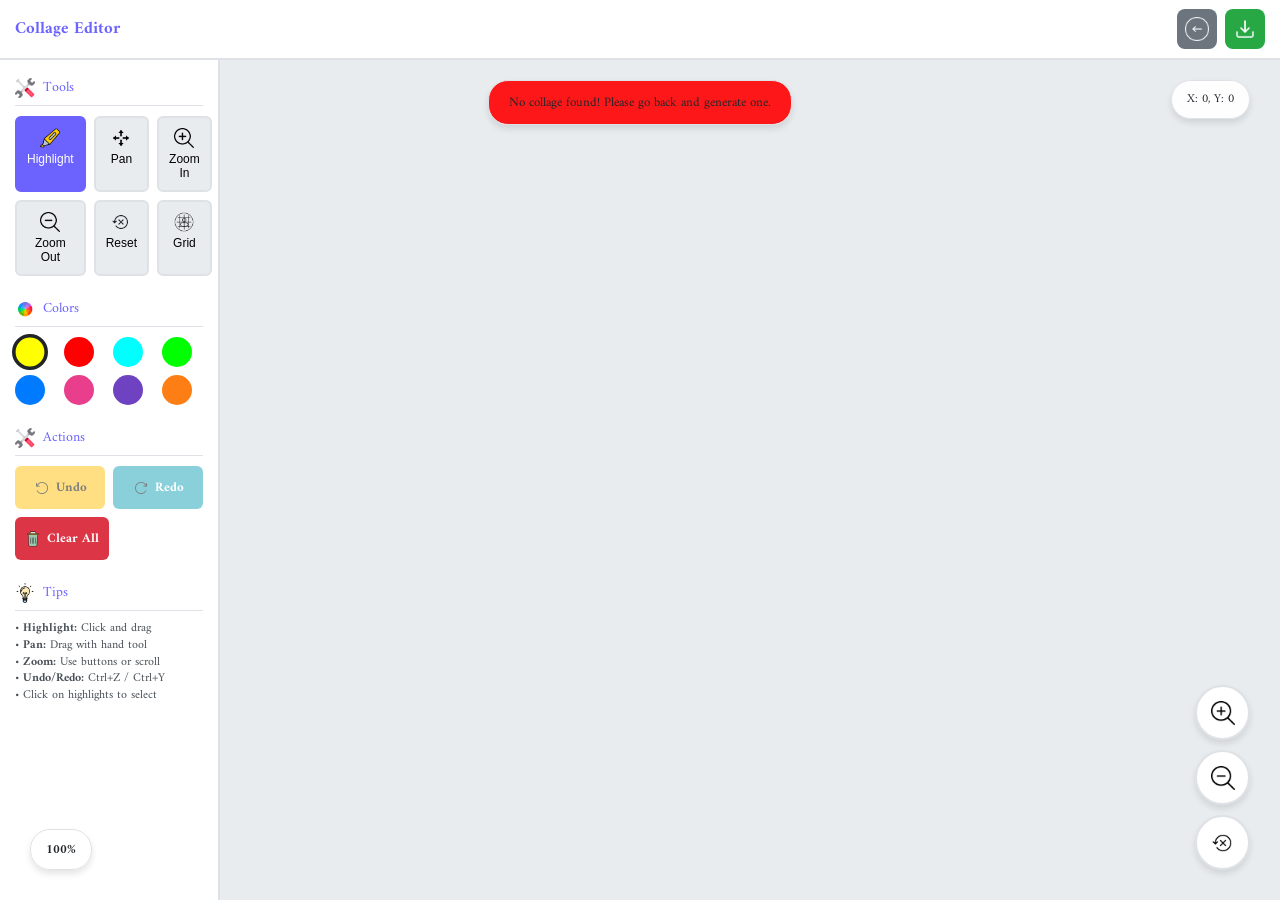
<file: collage-editor.html>
<!DOCTYPE html>
<html lang="en">
<head>
    <meta charset="UTF-8">
    <meta name="viewport" content="width=device-width, initial-scale=1.0">
    <title>Sijjeen - Collage Editor</title>
    <link rel="preconnect" href="https://fonts.googleapis.com">
    <link rel="preconnect" href="https://fonts.gstatic.com" crossorigin>
    <link href="https://fonts.googleapis.com/css2?family=Amiri:wght@400;700&family=Scheherazade+New:wght@400;700&display=swap" rel="stylesheet">
    <style>
        * {
            margin: 0;
            padding: 0;
            box-sizing: border-box;
        }

        :root {
            --bg-primary: #f8f9fa;
            --bg-secondary: #ffffff;
            --bg-tertiary: #e9ecef;
            --text-primary: #212529;
            --text-secondary: #495057;
            --text-muted: #6c757d;
            --border-color: #dee2e6;
            --accent-color: #6c63ff;
            --accent-hover: #5a52d5;
            --shadow: 0 4px 6px rgba(0, 0, 0, 0.1);
        }

        body {
            font-family: 'Amiri', 'Scheherazade New', serif;
            background: var(--bg-primary);
            min-height: 100vh;
            padding: 0;
            touch-action: none;
            font-size: 14px;
            color: var(--text-primary);
            overflow: hidden;
        }

        .container {
            width: 100%;
            height: 100vh;
            display: flex;
            flex-direction: column;
        }

        /* Header */
        .header {
            display: flex;
            justify-content: space-between;
            align-items: center;
            padding: 10px 15px;
            background: var(--bg-secondary);
            border-bottom: 2px solid var(--border-color);
            flex-shrink: 0;
            height: 60px;
        }

        .header-title {
            color: var(--accent-color);
            font-size: 1.2em;
            font-weight: bold;
        }

        .header-actions {
            display: flex;
            gap: 8px;
        }

        /* Buttons */
        .icon-btn {
            width: 40px;
            height: 40px;
            padding: 8px;
            background: var(--accent-color);
            border: none;
            border-radius: 8px;
            cursor: pointer;
            display: flex;
            align-items: center;
            justify-content: center;
            transition: all 0.3s;
            z-index: 1001;
            position: relative;
        }

        .icon-btn:hover {
            background: var(--accent-hover);
            transform: translateY(-2px);
        }

        .icon-btn:active {
            transform: translateY(0);
        }

        .icon-btn img {
            width: 100%;
            height: 100%;
            object-fit: contain;
            filter: brightness(0) invert(1);
        }

        .download-btn {
            background: #28a745;
        }

        .download-btn:hover {
            background: #218838;
        }

        .back-btn {
            background: #6c757d;
        }

        .back-btn:hover {
            background: #5a6268;
        }

        /* Main Content */
        .content {
            flex: 1;
            display: flex;
            overflow: hidden;
            position: relative;
        }

        /* Desktop Toolbar */
        .desktop-toolbar {
            width: 220px;
            background: var(--bg-secondary);
            border-right: 2px solid var(--border-color);
            padding: 15px;
            overflow-y: auto;
            flex-shrink: 0;
            display: none;
            z-index: 100;
        }

        .toolbar-section {
            margin-bottom: 20px;
        }

        .toolbar-title {
            display: flex;
            align-items: center;
            gap: 8px;
            color: var(--accent-color);
            font-size: 1em;
            margin-bottom: 10px;
            padding-bottom: 5px;
            border-bottom: 1px solid var(--border-color);
        }

        .toolbar-title img {
            width: 20px;
            height: 20px;
        }

        .tools-grid {
            display: grid;
            grid-template-columns: repeat(3, 1fr);
            gap: 8px;
            margin-bottom: 15px;
        }

        .tool-btn {
            padding: 10px;
            background: var(--bg-tertiary);
            border: 2px solid var(--border-color);
            border-radius: 6px;
            cursor: pointer;
            text-align: center;
            font-size: 12px;
            transition: all 0.3s;
            display: flex;
            flex-direction: column;
            align-items: center;
            gap: 4px;
        }

        .tool-btn:hover {
            border-color: var(--accent-color);
            background: var(--bg-secondary);
        }

        .tool-btn.active {
            border-color: var(--accent-color);
            background: var(--accent-color);
            color: white;
        }

        .tool-btn img {
            width: 20px;
            height: 20px;
        }

        .color-palette {
            display: grid;
            grid-template-columns: repeat(4, 1fr);
            gap: 8px;
            margin-bottom: 15px;
        }

        .color-btn {
            width: 30px;
            height: 30px;
            border-radius: 50%;
            border: 3px solid transparent;
            cursor: pointer;
            transition: all 0.3s;
        }

        .color-btn:hover {
            transform: scale(1.1);
        }

        .color-btn.active {
            border-color: var(--text-primary);
            transform: scale(1.2);
        }

        .highlight-yellow { background-color: #ffff00; }
        .highlight-red { background-color: #ff0000; }
        .highlight-cyan { background-color: #00ffff; }
        .highlight-lime { background-color: #00ff00; }
        .highlight-blue { background-color: #007bff; }
        .highlight-pink { background-color: #e83e8c; }
        .highlight-purple { background-color: #6f42c1; }
        .highlight-orange { background-color: #fd7e14; }

        .action-buttons {
            display: flex;
            gap: 8px;
        }

        .action-btn {
            flex: 1;
            padding: 10px;
            border: none;
            border-radius: 6px;
            cursor: pointer;
            font-size: 13px;
            font-weight: bold;
            transition: all 0.3s;
            font-family: 'Amiri', 'Scheherazade New', serif;
            display: flex;
            align-items: center;
            justify-content: center;
            gap: 6px;
        }

        .action-btn:hover {
            transform: translateY(-2px);
        }

        .action-btn:disabled {
            opacity: 0.5;
            cursor: not-allowed;
            transform: none;
        }

        .action-btn img {
            width: 16px;
            height: 16px;
        }

        .undo-btn { background: #ffc107; color: black; }
        .undo-btn:hover { background: #e0a800; }
        .redo-btn { background: #17a2b8; color: white; }
        .redo-btn:hover { background: #138496; }
        .clear-btn { background: #dc3545; color: white; }
        .clear-btn:hover { background: #c82333; }

        .tips-text {
            font-size: 12px;
            color: var(--text-secondary);
            line-height: 1.4;
            margin-top: 10px;
        }

        /* Mobile Toolbar */
        .mobile-toolbar {
            position: fixed;
            bottom: 0;
            left: 0;
            right: 0;
            background: var(--bg-secondary);
            border-top: 2px solid var(--border-color);
            padding: 10px;
            z-index: 1000;
            display: none;
        }

        .mobile-toolbar-top {
            display: flex;
            justify-content: space-around;
            margin-bottom: 10px;
        }

        .mobile-tool-btn {
            display: flex;
            flex-direction: column;
            align-items: center;
            gap: 4px;
            padding: 8px;
            background: transparent;
            border: none;
            border-radius: 8px;
            cursor: pointer;
            font-size: 11px;
            color: var(--text-primary);
            transition: all 0.3s;
            min-width: 70px;
        }

        .mobile-tool-btn:hover {
            background: var(--bg-tertiary);
        }

        .mobile-tool-btn.active {
            background: var(--accent-color);
            color: white;
        }

        .mobile-tool-btn img {
            width: 24px;
            height: 24px;
        }

        .mobile-toolbar-bottom {
            display: flex;
            gap: 10px;
            justify-content: space-around;
        }

        .mobile-action-btn {
            flex: 1;
            padding: 10px;
            border: none;
            border-radius: 6px;
            cursor: pointer;
            font-size: 12px;
            font-weight: bold;
            transition: all 0.3s;
            display: flex;
            align-items: center;
            justify-content: center;
            gap: 6px;
            max-width: 120px;
        }

        .mobile-action-btn img {
            width: 16px;
            height: 16px;
        }

        /* Color Picker Popup */
        .color-picker-popup {
            position: fixed;
            top: 50%;
            left: 50%;
            transform: translate(-50%, -50%) scale(0.9);
            background: var(--bg-secondary);
            border-radius: 20px;
            padding: 25px;
            box-shadow: 0 20px 60px rgba(0, 0, 0, 0.3);
            z-index: 1003;
            display: none;
            flex-direction: column;
            gap: 20px;
            min-width: 320px;
            max-width: 90vw;
            border: 2px solid var(--border-color);
            opacity: 0;
            transition: all 0.3s cubic-bezier(0.68, -0.55, 0.265, 1.55);
        }

        .color-picker-popup.show {
            display: flex;
            transform: translate(-50%, -50%) scale(1);
            opacity: 1;
        }

        .popup-header {
            display: flex;
            align-items: center;
            justify-content: space-between;
            margin-bottom: 10px;
        }

        .popup-title {
            color: var(--accent-color);
            font-size: 1.3em;
            font-weight: bold;
            display: flex;
            align-items: center;
            gap: 10px;
        }

        .popup-title img {
            width: 24px;
            height: 24px;
        }

        .popup-close {
            background: var(--bg-tertiary);
            border: none;
            width: 36px;
            height: 36px;
            border-radius: 50%;
            cursor: pointer;
            display: flex;
            align-items: center;
            justify-content: center;
            font-size: 20px;
            color: var(--text-muted);
            transition: all 0.3s;
        }

        .popup-close:hover {
            background: var(--accent-color);
            color: white;
            transform: rotate(90deg);
        }

        .color-picker-grid {
            display: grid;
            grid-template-columns: repeat(4, 1fr);
            gap: 15px;
            margin: 10px 0;
        }

        .popup-color-btn {
            width: 60px;
            height: 60px;
            border-radius: 12px;
            border: 4px solid transparent;
            cursor: pointer;
            transition: all 0.3s;
            position: relative;
            box-shadow: 0 4px 8px rgba(0, 0, 0, 0.1);
        }

        .popup-color-btn:hover {
            transform: translateY(-5px) scale(1.1);
            box-shadow: 0 8px 16px rgba(0, 0, 0, 0.2);
        }

        .popup-color-btn.active {
            border-color: var(--accent-color);
            transform: scale(1.1);
            box-shadow: 0 8px 20px rgba(0, 0, 0, 0.25);
        }

        .popup-color-btn.active::after {
            content: '✓';
            position: absolute;
            top: -8px;
            right: -8px;
            width: 24px;
            height: 24px;
            background: var(--accent-color);
            color: white;
            border-radius: 50%;
            display: flex;
            align-items: center;
            justify-content: center;
            font-weight: bold;
            font-size: 14px;
        }

        .custom-color-section {
            margin-top: 15px;
            padding-top: 15px;
            border-top: 1px solid var(--border-color);
        }

        .custom-color-label {
            display: block;
            color: var(--text-secondary);
            font-size: 0.9em;
            margin-bottom: 10px;
            text-align: center;
        }

        .custom-color-input {
            width: 100%;
            height: 40px;
            border: 2px solid var(--border-color);
            border-radius: 8px;
            padding: 0 15px;
            font-size: 14px;
            font-family: 'Amiri', 'Scheherazade New', serif;
            color: var(--text-primary);
            background: var(--bg-tertiary);
            outline: none;
            transition: all 0.3s;
        }

        .custom-color-input:focus {
            border-color: var(--accent-color);
            box-shadow: 0 0 0 3px rgba(108, 99, 255, 0.1);
        }

        .popup-overlay {
            position: fixed;
            top: 0;
            left: 0;
            right: 0;
            bottom: 0;
            background: rgba(0, 0, 0, 0.5);
            backdrop-filter: blur(4px);
            z-index: 1002;
            display: none;
            opacity: 0;
            transition: opacity 0.3s;
        }

        .popup-overlay.show {
            display: block;
            opacity: 1;
        }

        /* Canvas Container */
        .canvas-container {
            flex: 1;
            position: relative;
            overflow: hidden;
            background: var(--bg-tertiary);
        }

        #collageCanvas {
            position: absolute;
            top: 0;
            left: 0;
            cursor: crosshair;
            transform-origin: 0 0;
            -webkit-user-select: none;
            user-select: none;
            -webkit-touch-callout: none;
            -webkit-tap-highlight-color: transparent;
        }

        /* Zoom Controls - FIXED POSITIONING */
        .zoom-controls {
            position: fixed; /* Changed from absolute to fixed */
            bottom: 140px; /* Position above mobile toolbar */
            right: 15px;
            display: flex;
            flex-direction: column;
            gap: 10px;
            z-index: 1002; /* Higher than canvas */
        }

        .zoom-control-btn {
            width: 55px;
            height: 55px;
            background: var(--bg-secondary);
            border: 2px solid var(--border-color);
            border-radius: 50%;
            cursor: pointer;
            display: flex;
            align-items: center;
            justify-content: center;
            font-size: 20px;
            font-weight: bold;
            color: var(--text-primary);
            transition: all 0.3s;
            box-shadow: var(--shadow);
            z-index: 1003;
            -webkit-tap-highlight-color: transparent;
        }

        .zoom-control-btn img {
            width: 24px;
            height: 24px;
            filter: brightness(0) saturate(100%);
        }

        .zoom-control-btn:active {
            background: var(--accent-color);
            color: white;
            border-color: var(--accent-color);
            transform: scale(0.95);
        }

        .zoom-control-btn:active img {
            filter: brightness(0) invert(1);
        }

        .zoom-display {
            position: fixed; /* Changed from absolute to fixed */
            bottom: 140px;
            left: 15px;
            background: rgba(255, 255, 255, 0.95);
            padding: 8px 15px;
            border-radius: 20px;
            font-size: 13px;
            font-weight: bold;
            color: var(--text-primary);
            box-shadow: var(--shadow);
            z-index: 1002;
            border: 1px solid var(--border-color);
        }

        .info-message {
            position: fixed;
            top: 70px;
            left: 50%;
            transform: translateX(-50%);
            background: rgba(255, 255, 255, 0.95);
            padding: 10px 20px;
            border-radius: 20px;
            font-size: 13px;
            color: var(--text-primary);
            box-shadow: var(--shadow);
            z-index: 1002;
            opacity: 0;
            transition: opacity 0.3s;
            pointer-events: none;
            border: 1px solid var(--border-color);
            max-width: 90%;
            text-align: center;
        }

        .info-message.show {
            opacity: 1;
        }

        .cursor-coordinates {
            position: fixed;
            top: 70px;
            right: 15px;
            background: rgba(255, 255, 255, 0.95);
            padding: 8px 15px;
            border-radius: 20px;
            font-size: 12px;
            color: var(--text-primary);
            box-shadow: var(--shadow);
            z-index: 1002;
            border: 1px solid var(--border-color);
        }

        /* Responsive Design */
        @media (min-width: 769px) {
            .desktop-toolbar {
                display: block;
            }
            
            .mobile-toolbar {
                display: none !important;
            }
            
            .zoom-controls {
                bottom: 30px;
                right: 30px;
            }
            
            .zoom-display {
                bottom: 30px;
                left: 30px;
            }
            
            .cursor-coordinates {
                top: 80px;
                right: 30px;
            }
            
            .info-message {
                top: 80px;
            }
            
            .color-picker-popup {
                min-width: 400px;
            }
            
            .popup-color-btn {
                width: 70px;
                height: 70px;
            }
        }

        @media (max-width: 768px) {
            .desktop-toolbar {
                display: none;
            }
            
            .mobile-toolbar {
                display: block;
                height: auto;
            }
            
            .canvas-container {
                margin-bottom: 140px;
            }
            
            .zoom-controls {
                bottom: 150px;
                right: 15px;
            }
            
            .zoom-display {
                bottom: 150px;
                left: 15px;
            }
            
            .cursor-coordinates {
                top: 70px;
                right: 15px;
                font-size: 10px;
                padding: 6px 12px;
            }
            
            .info-message {
                top: 70px;
                font-size: 12px;
                padding: 8px 16px;
            }
            
            .header {
                padding: 10px;
                height: 50px;
            }
            
            .header-title {
                font-size: 1em;
            }
            
            .icon-btn {
                width: 36px;
                height: 36px;
                padding: 6px;
            }
            
            .zoom-control-btn {
                width: 50px;
                height: 50px;
            }
            
            .color-picker-popup {
                min-width: 300px;
                padding: 20px;
            }
            
            .popup-color-btn {
                width: 55px;
                height: 55px;
            }
        }

        /* Utilities */
        .hidden {
            display: none !important;
        }
        
        /* Prevent text selection */
        .no-select {
            -webkit-user-select: none;
            -moz-user-select: none;
            -ms-user-select: none;
            user-select: none;
        }
    </style>
</head>
<body>
    <div class="container">
        <div class="header">
            <div class="header-title">Collage Editor</div>
            <div class="header-actions">
                <button class="icon-btn back-btn" onclick="window.close()">
                    <img src="assets/back-button.png" alt="Back">
                </button>
                <button class="icon-btn download-btn" onclick="downloadEditedCollage()">
                    <img src="assets/download.png" alt="Download">
                </button>
            </div>
        </div>
        
        <div class="content">
            <!-- Desktop Toolbar -->
            <div class="desktop-toolbar">
                <div class="toolbar-section">
                    <div class="toolbar-title">
                        <img src="assets/tools.png" alt="Tools">
                        <span>Tools</span>
                    </div>
                    <div class="tools-grid">
                        <button class="tool-btn active" onclick="setTool('highlight')">
                            <img src="assets/highlighter.png" alt="Highlight">
                            <span>Highlight</span>
                        </button>
                        <button class="tool-btn" onclick="setTool('pan')">
                            <img src="assets/pan.png" alt="Pan">
                            <span>Pan</span>
                        </button>
                        <button class="tool-btn" onclick="zoomIn()">
                            <img src="assets/zoom-in.png" alt="Zoom In">
                            <span>Zoom In</span>
                        </button>
                        <button class="tool-btn" onclick="zoomOut()">
                            <img src="assets/zoom-out.png" alt="Zoom Out">
                            <span>Zoom Out</span>
                        </button>
                        <button class="tool-btn" onclick="resetView()">
                            <img src="assets/reset.png" alt="Reset">
                            <span>Reset</span>
                        </button>
                        <button class="tool-btn" onclick="toggleGrid()">
                            <img src="assets/grid.png" alt="Grid">
                            <span>Grid</span>
                        </button>
                    </div>
                </div>
                
                <div class="toolbar-section">
                    <div class="toolbar-title">
                        <img src="assets/colors.png" alt="Colors">
                        <span>Colors</span>
                    </div>
                    <div class="color-palette">
                        <div class="color-btn highlight-yellow active" data-color="#ffff00" onclick="setHighlightColor(this)"></div>
                        <div class="color-btn highlight-red" data-color="#ff0000" onclick="setHighlightColor(this)"></div>
                        <div class="color-btn highlight-cyan" data-color="#00ffff" onclick="setHighlightColor(this)"></div>
                        <div class="color-btn highlight-lime" data-color="#00ff00" onclick="setHighlightColor(this)"></div>
                        <div class="color-btn highlight-blue" data-color="#007bff" onclick="setHighlightColor(this)"></div>
                        <div class="color-btn highlight-pink" data-color="#e83e8c" onclick="setHighlightColor(this)"></div>
                        <div class="color-btn highlight-purple" data-color="#6f42c1" onclick="setHighlightColor(this)"></div>
                        <div class="color-btn highlight-orange" data-color="#fd7e14" onclick="setHighlightColor(this)"></div>
                    </div>
                </div>
                
                <div class="toolbar-section">
                    <div class="toolbar-title">
                        <img src="assets/tools.png" alt="Actions">
                        <span>Actions</span>
                    </div>
                    <div class="action-buttons">
                        <button class="action-btn undo-btn" id="undoBtn" onclick="undoHighlight()" disabled>
                            <img src="assets/undo.png" alt="Undo">
                            <span>Undo</span>
                        </button>
                        <button class="action-btn redo-btn" id="redoBtn" onclick="redoHighlight()" disabled>
                            <img src="assets/redo.png" alt="Redo">
                            <span>Redo</span>
                        </button>
                    </div>
                    <button class="action-btn clear-btn" onclick="clearHighlights()" style="margin-top: 8px;">
                        <img src="assets/clear-all.png" alt="Clear All">
                        <span>Clear All</span>
                    </button>
                </div>
                
                <div class="toolbar-section">
                    <div class="toolbar-title">
                        <img src="assets/tips.png" alt="Tips">
                        <span>Tips</span>
                    </div>
                    <div class="tips-text">
                        • <strong>Highlight:</strong> Click and drag<br>
                        • <strong>Pan:</strong> Drag with hand tool<br>
                        • <strong>Zoom:</strong> Use buttons or scroll<br>
                        • <strong>Undo/Redo:</strong> Ctrl+Z / Ctrl+Y<br>
                        • Click on highlights to select
                    </div>
                </div>
            </div>
            
            <!-- Canvas Container -->
            <div class="canvas-container" id="canvasContainer">
                <canvas id="collageCanvas"></canvas>
                <div class="zoom-display" id="zoomDisplay">100%</div>
                <div class="info-message" id="infoMessage"></div>
                <div class="cursor-coordinates" id="cursorCoordinates">X: 0, Y: 0</div>
                <div class="zoom-controls">
                    <button class="zoom-control-btn" id="zoomInBtn" onclick="zoomIn()">
                        <img src="assets/zoom-in.png" alt="Zoom In">
                    </button>
                    <button class="zoom-control-btn" id="zoomOutBtn" onclick="zoomOut()">
                        <img src="assets/zoom-out.png" alt="Zoom Out">
                    </button>
                    <button class="zoom-control-btn" id="resetViewBtn" onclick="resetView()">
                        <img src="assets/reset.png" alt="Reset View">
                    </button>
                </div>
            </div>
            
            <!-- Mobile Toolbar -->
            <div class="mobile-toolbar">
                <div class="mobile-toolbar-top">
                    <button class="mobile-tool-btn active" onclick="setMobileTool('highlight')">
                        <img src="assets/highlighter.png" alt="Highlight">
                        <span>Highlight</span>
                    </button>
                    <button class="mobile-tool-btn" onclick="setMobileTool('pan')">
                        <img src="assets/pan.png" alt="Pan">
                        <span>Pan</span>
                    </button>
                    <button class="mobile-tool-btn" onclick="openColorPicker()">
                        <img src="assets/colors.png" alt="Colors">
                        <span>Colors</span>
                    </button>
                    <button class="mobile-tool-btn" onclick="toggleGrid()">
                        <img src="assets/grid.png" alt="Grid">
                        <span>Grid</span>
                    </button>
                </div>
                <div class="mobile-toolbar-bottom">
                    <button class="mobile-action-btn undo-btn" id="mobileUndoBtn" onclick="undoHighlight()" disabled>
                        <img src="assets/undo.png" alt="Undo">
                        <span>Undo</span>
                    </button>
                    <button class="mobile-action-btn redo-btn" id="mobileRedoBtn" onclick="redoHighlight()" disabled>
                        <img src="assets/redo.png" alt="Redo">
                        <span>Redo</span>
                    </button>
                    <button class="mobile-action-btn clear-btn" onclick="clearHighlights()">
                        <img src="assets/clear-all.png" alt="Clear All">
                        <span>Clear</span>
                    </button>
                </div>
            </div>
            
            <!-- Color Picker Popup Overlay -->
            <div class="popup-overlay" id="popupOverlay" onclick="closeColorPicker()"></div>
            
            <!-- Color Picker Popup -->
            <div class="color-picker-popup" id="colorPickerPopup">
                <div class="popup-header">
                    <div class="popup-title">
                        <img src="assets/colors.png" alt="Colors">
                        <span>Choose Highlight Color</span>
                    </div>
                    <button class="popup-close" onclick="closeColorPicker()">×</button>
                </div>
                
                <div class="color-picker-grid">
                    <div class="popup-color-btn highlight-yellow active" data-color="#ffff00" onclick="selectPopupColor(this)"></div>
                    <div class="popup-color-btn highlight-red" data-color="#ff0000" onclick="selectPopupColor(this)"></div>
                    <div class="popup-color-btn highlight-cyan" data-color="#00ffff" onclick="selectPopupColor(this)"></div>
                    <div class="popup-color-btn highlight-lime" data-color="#00ff00" onclick="selectPopupColor(this)"></div>
                    <div class="popup-color-btn highlight-blue" data-color="#007bff" onclick="selectPopupColor(this)"></div>
                    <div class="popup-color-btn highlight-pink" data-color="#e83e8c" onclick="selectPopupColor(this)"></div>
                    <div class="popup-color-btn highlight-purple" data-color="#6f42c1" onclick="selectPopupColor(this)"></div>
                    <div class="popup-color-btn highlight-orange" data-color="#fd7e14" onclick="selectPopupColor(this)"></div>
                </div>
                
                <div class="custom-color-section">
                    <label class="custom-color-label">Custom Color (Hex):</label>
                    <input type="text" 
                           id="customColorInput" 
                           class="custom-color-input" 
                           placeholder="#ff0000" 
                           maxlength="7"
                           oninput="handleCustomColorInput(this)">
                </div>
            </div>
        </div>
    </div>

    <script>
        // State management
        let collageImage = null;
        let highlights = [];
        let highlightHistory = [];
        let historyIndex = -1;
        let currentTool = 'highlight';
        let currentHighlightColor = "#ffff00";
        let isDrawing = false;
        let currentRect = null;
        let startX, startY;
        let selectedRectIndex = -1;
        let isPanning = false;
        let panStartX, panStartY;
        let scale = 1;
        let offsetX = 0;
        let offsetY = 0;
        let canvas = null;
        let ctx = null;
        let lastRenderTime = 0;
        let showGrid = false;
        let isResizing = false;
        let resizeHandle = -1;
        let isMoving = false;
        let initialPinchDistance = null;
        let initialPinchScale = 1;

        // Initialize editor
        function initEditor() {
            canvas = document.getElementById('collageCanvas');
            ctx = canvas.getContext('2d');
            
            // Prevent default touch behaviors
            canvas.addEventListener('touchstart', (e) => {
                if (e.touches.length > 1) {
                    e.preventDefault(); // Prevent zoom on pinch
                }
            }, { passive: false });
            
            // Load collage from localStorage
            const collageDataUrl = localStorage.getItem('collageDataUrl');
            if (!collageDataUrl) {
                showMessage('No collage found! Please go back and generate one.', true);
                return;
            }
            
            collageImage = new Image();
            collageImage.onload = function() {
                setupCanvas();
                render();
                setupEventListeners();
                updateMobileUndoRedoButtons();
                setupZoomButtons();
                setupColorPicker();
            };
            collageImage.src = collageDataUrl;
        }

        function setupCanvas() {
            const container = document.getElementById('canvasContainer');
            canvas.width = collageImage.width;
            canvas.height = collageImage.height;
            
            // Initial scale to fit container
            const containerWidth = container.clientWidth;
            const containerHeight = container.clientHeight;
            const scaleX = containerWidth / canvas.width;
            const scaleY = containerHeight / canvas.height;
            scale = Math.min(scaleX, scaleY, 1);
            
            // Center the image
            offsetX = (containerWidth - canvas.width * scale) / 2;
            offsetY = (containerHeight - canvas.height * scale) / 2;
            
            updateCanvasTransform();
            updateZoomDisplay();
        }

        function updateCanvasTransform() {
            canvas.style.transform = `translate(${offsetX}px, ${offsetY}px) scale(${scale})`;
        }

        function updateZoomDisplay() {
            document.getElementById('zoomDisplay').textContent = `${Math.round(scale * 100)}%`;
        }

        function showMessage(message, isError = false) {
            const messageDiv = document.getElementById('infoMessage');
            messageDiv.textContent = message;
            messageDiv.style.backgroundColor = isError ? 'rgba(255, 0, 0, 0.9)' : 'rgba(255, 255, 255, 0.9)';
            messageDiv.classList.add('show');
            
            setTimeout(() => {
                messageDiv.classList.remove('show');
            }, 2000);
        }

        function updateCursorCoordinates(clientX, clientY) {
            const container = document.getElementById('canvasContainer');
            const rect = container.getBoundingClientRect();
            const x = clientX - rect.left;
            const y = clientY - rect.top;
            
            // Convert to canvas coordinates
            const canvasX = (x - offsetX) / scale;
            const canvasY = (y - offsetY) / scale;
            
            document.getElementById('cursorCoordinates').textContent = 
                `X: ${Math.round(canvasX)}, Y: ${Math.round(canvasY)}`;
        }

        function setTool(tool) {
            currentTool = tool;
            
            // Update active tool button
            document.querySelectorAll('.tool-btn').forEach(btn => {
                btn.classList.remove('active');
            });
            if (event && event.target.closest('.tool-btn')) {
                event.target.closest('.tool-btn').classList.add('active');
            }
            
            // Update cursor
            updateCursorForTool();
            
            showMessage(`${tool === 'pan' ? 'Pan' : 'Highlight'} tool selected`);
        }

        function setMobileTool(tool) {
            currentTool = tool;
            
            // Update active mobile tool button
            document.querySelectorAll('.mobile-tool-btn').forEach(btn => {
                btn.classList.remove('active');
            });
            event.target.closest('.mobile-tool-btn').classList.add('active');
            
            // Update cursor
            updateCursorForTool();
            
            showMessage(`${tool === 'pan' ? 'Pan' : 'Highlight'} tool selected`);
        }

        function updateCursorForTool() {
            if (currentTool === 'pan') {
                canvas.style.cursor = 'grab';
            } else if (currentTool === 'highlight') {
                canvas.style.cursor = 'crosshair';
            } else {
                canvas.style.cursor = 'default';
            }
        }

        // Color Picker Functions
        function setupColorPicker() {
            // Initialize popup with current color selected
            updatePopupColorSelection();
        }

        function openColorPicker() {
            const popup = document.getElementById('colorPickerPopup');
            const overlay = document.getElementById('popupOverlay');
            
            // Update popup to show current selected color
            updatePopupColorSelection();
            
            // Show popup and overlay
            popup.classList.add('show');
            overlay.classList.add('show');
            
            // Add escape key listener
            document.addEventListener('keydown', handleEscapeKey);
        }

        function closeColorPicker() {
            const popup = document.getElementById('colorPickerPopup');
            const overlay = document.getElementById('popupOverlay');
            
            // Hide popup and overlay
            popup.classList.remove('show');
            overlay.classList.remove('show');
            
            // Remove escape key listener
            document.removeEventListener('keydown', handleEscapeKey);
        }

        function handleEscapeKey(e) {
            if (e.key === 'Escape') {
                closeColorPicker();
            }
        }

        function updatePopupColorSelection() {
            // Update all color buttons to show active state for current color
            document.querySelectorAll('.popup-color-btn').forEach(btn => {
                btn.classList.remove('active');
                if (btn.getAttribute('data-color').toLowerCase() === currentHighlightColor.toLowerCase()) {
                    btn.classList.add('active');
                }
            });
            
            // Also update desktop and mobile color buttons
            document.querySelectorAll('.color-btn, .mobile-color-btn').forEach(btn => {
                btn.classList.remove('active');
                if (btn.getAttribute('data-color').toLowerCase() === currentHighlightColor.toLowerCase()) {
                    btn.classList.add('active');
                }
            });
        }

        function selectPopupColor(button) {
            const newColor = button.getAttribute('data-color');
            currentHighlightColor = newColor;
            
            // Update all UI elements
            updatePopupColorSelection();
            
            // Close the popup
            setTimeout(() => {
                closeColorPicker();
                showMessage(`Color changed to ${newColor}`);
            }, 300);
        }

        function handleCustomColorInput(input) {
            let value = input.value.trim();
            
            // Add # if missing
            if (value && !value.startsWith('#')) {
                value = '#' + value;
                input.value = value;
            }
            
            // Validate hex color
            const hexColorRegex = /^#([0-9A-Fa-f]{3}){1,2}$/;
            if (hexColorRegex.test(value)) {
                // Update color immediately
                currentHighlightColor = value;
                updatePopupColorSelection();
                showMessage(`Custom color set: ${value}`);
            }
        }

        function setHighlightColor(button) {
            const newColor = button.getAttribute('data-color');
            currentHighlightColor = newColor;
            updatePopupColorSelection();
            showMessage(`Color changed`);
        }

        function setupZoomButtons() {
            // Ensure zoom buttons are clickable
            const zoomInBtn = document.getElementById('zoomInBtn');
            const zoomOutBtn = document.getElementById('zoomOutBtn');
            const resetViewBtn = document.getElementById('resetViewBtn');
            
            if (zoomInBtn) {
                zoomInBtn.addEventListener('touchstart', function(e) {
                    e.preventDefault();
                    e.stopPropagation();
                    zoomIn();
                }, { passive: false });
                
                zoomInBtn.addEventListener('mousedown', function(e) {
                    e.preventDefault();
                    e.stopPropagation();
                    zoomIn();
                });
            }
            
            if (zoomOutBtn) {
                zoomOutBtn.addEventListener('touchstart', function(e) {
                    e.preventDefault();
                    e.stopPropagation();
                    zoomOut();
                }, { passive: false });
                
                zoomOutBtn.addEventListener('mousedown', function(e) {
                    e.preventDefault();
                    e.stopPropagation();
                    zoomOut();
                });
            }
            
            if (resetViewBtn) {
                resetViewBtn.addEventListener('touchstart', function(e) {
                    e.preventDefault();
                    e.stopPropagation();
                    resetView();
                }, { passive: false });
                
                resetViewBtn.addEventListener('mousedown', function(e) {
                    e.preventDefault();
                    e.stopPropagation();
                    resetView();
                });
            }
        }

        function getCanvasCoordinates(clientX, clientY) {
            const container = document.getElementById('canvasContainer');
            const rect = container.getBoundingClientRect();
            return {
                x: (clientX - rect.left - offsetX) / scale,
                y: (clientY - rect.top - offsetY) / scale
            };
        }

        function setupEventListeners() {
            const container = document.getElementById('canvasContainer');
            
            // Mouse events
            container.addEventListener('mousedown', handleMouseDown);
            container.addEventListener('mousemove', handleMouseMove);
            container.addEventListener('mouseup', handleMouseUp);
            container.addEventListener('wheel', handleWheel);
            
            // Touch events for mobile
            container.addEventListener('touchstart', handleTouchStart, { passive: false });
            container.addEventListener('touchmove', handleTouchMove, { passive: false });
            container.addEventListener('touchend', handleTouchEnd);
            
            // Prevent context menu
            container.addEventListener('contextmenu', (e) => e.preventDefault());
            
            // Keyboard shortcuts
            document.addEventListener('keydown', handleKeyDown);
            
            // Update cursor coordinates
            container.addEventListener('mousemove', (e) => {
                updateCursorCoordinates(e.clientX, e.clientY);
            });
            
            container.addEventListener('touchmove', (e) => {
                if (e.touches.length === 1) {
                    const touch = e.touches[0];
                    updateCursorCoordinates(touch.clientX, touch.clientY);
                }
            });
            
            // Close color picker when clicking outside
            document.addEventListener('click', (e) => {
                const popup = document.getElementById('colorPickerPopup');
                const overlay = document.getElementById('popupOverlay');
                
                if (popup.classList.contains('show') && 
                    !e.target.closest('.color-picker-popup') && 
                    !e.target.closest('.mobile-tool-btn[onclick*="openColorPicker"]') &&
                    !e.target.closest('.color-btn')) {
                    closeColorPicker();
                }
            });
        }

        function handleMouseDown(e) {
            e.preventDefault();
            const coords = getCanvasCoordinates(e.clientX, e.clientY);
            
            if (currentTool === 'pan') {
                isPanning = true;
                panStartX = e.clientX - offsetX;
                panStartY = e.clientY - offsetY;
                canvas.style.cursor = 'grabbing';
                return;
            }
            
            if (currentTool === 'highlight') {
                // Check if clicking on existing highlight
                for (let i = 0; i < highlights.length; i++) {
                    const h = highlights[i];
                    const handles = getResizeHandles(h);
                    
                    // Check resize handles first
                    for (let j = 0; j < handles.length; j++) {
                        if (isPointInRect(coords.x, coords.y, handles[j])) {
                            isResizing = true;
                            resizeHandle = j;
                            selectedRectIndex = i;
                            return;
                        }
                    }
                    
                    // Check if clicking on the rectangle itself
                    if (isPointInRect(coords.x, coords.y, h)) {
                        isMoving = true;
                        selectedRectIndex = i;
                        startX = coords.x;
                        startY = coords.y;
                        return;
                    }
                }
                
                // Create new highlight
                isDrawing = true;
                startX = coords.x;
                startY = coords.y;
                currentRect = {
                    x: coords.x,
                    y: coords.y,
                    width: 0,
                    height: 0,
                    color: currentHighlightColor
                };
                highlights.push(currentRect);
                selectedRectIndex = highlights.length - 1;
                saveHighlightState();
            }
        }

        function handleMouseMove(e) {
            e.preventDefault();
            const coords = getCanvasCoordinates(e.clientX, e.clientY);
            
            if (isPanning) {
                offsetX = e.clientX - panStartX;
                offsetY = e.clientY - panStartY;
                updateCanvasTransform();
                render();
                return;
            }
            
            if (isResizing && selectedRectIndex >= 0) {
                const h = highlights[selectedRectIndex];
                resizeRectangle(h, resizeHandle, coords.x, coords.y);
                render();
                return;
            }
            
            if (isMoving && selectedRectIndex >= 0) {
                const h = highlights[selectedRectIndex];
                const dx = coords.x - startX;
                const dy = coords.y - startY;
                h.x += dx;
                h.y += dy;
                startX = coords.x;
                startY = coords.y;
                render();
                return;
            }
            
            if (isDrawing && currentRect) {
                currentRect.width = coords.x - startX;
                currentRect.height = coords.y - startY;
                render();
            }
        }

        function handleMouseUp(e) {
            e.preventDefault();
            
            if (isPanning) {
                isPanning = false;
                canvas.style.cursor = 'grab';
            }
            
            if (isDrawing || isResizing || isMoving) {
                isDrawing = false;
                isResizing = false;
                isMoving = false;
                resizeHandle = -1;
                saveHighlightState();
            }
        }

        function handleTouchStart(e) {
            e.preventDefault();
            
            if (e.touches.length === 2) {
                // Pinch zoom start
                const touch1 = e.touches[0];
                const touch2 = e.touches[1];
                initialPinchDistance = Math.hypot(
                    touch2.clientX - touch1.clientX,
                    touch2.clientY - touch1.clientY
                );
                initialPinchScale = scale;
                return;
            }
            
            if (e.touches.length === 1) {
                const touch = e.touches[0];
                handleMouseDown({ 
                    clientX: touch.clientX, 
                    clientY: touch.clientY, 
                    preventDefault: () => {} 
                });
            }
        }

        function handleTouchMove(e) {
            e.preventDefault();
            
            if (e.touches.length === 2 && initialPinchDistance !== null) {
                // Pinch zoom
                const touch1 = e.touches[0];
                const touch2 = e.touches[1];
                const currentDistance = Math.hypot(
                    touch2.clientX - touch1.clientX,
                    touch2.clientY - touch1.clientY
                );
                
                const zoomFactor = currentDistance / initialPinchDistance;
                scale = initialPinchScale * zoomFactor;
                scale = Math.max(0.1, Math.min(5, scale));
                
                updateCanvasTransform();
                updateZoomDisplay();
                render();
                return;
            }
            
            if (e.touches.length === 1) {
                const touch = e.touches[0];
                handleMouseMove({ 
                    clientX: touch.clientX, 
                    clientY: touch.clientY, 
                    preventDefault: () => {} 
                });
            }
        }

        function handleTouchEnd(e) {
            e.preventDefault();
            
            if (e.touches.length === 0) {
                initialPinchDistance = null;
                handleMouseUp({ preventDefault: () => {} });
            }
        }

        function handleWheel(e) {
            e.preventDefault();
            
            const zoomFactor = 0.1;
            const container = document.getElementById('canvasContainer');
            const rect = container.getBoundingClientRect();
            const mouseX = e.clientX - rect.left;
            const mouseY = e.clientY - rect.top;
            
            // Calculate mouse position in canvas coordinates before zoom
            const canvasX = (mouseX - offsetX) / scale;
            const canvasY = (mouseY - offsetY) / scale;
            
            // Update scale
            if (e.deltaY < 0) {
                // Zoom in
                scale *= (1 + zoomFactor);
            } else {
                // Zoom out
                scale *= (1 - zoomFactor);
            }
            
            // Clamp scale
            scale = Math.max(0.1, Math.min(5, scale));
            
            // Adjust offset so the point under the mouse stays in the same position
            offsetX = mouseX - canvasX * scale;
            offsetY = mouseY - canvasY * scale;
            
            updateCanvasTransform();
            updateZoomDisplay();
            render();
        }

        function handleKeyDown(e) {
            // Ctrl+Z for undo
            if ((e.ctrlKey || e.metaKey) && e.key === 'z') {
                e.preventDefault();
                undoHighlight();
            }
            
            // Ctrl+Y for redo
            if ((e.ctrlKey || e.metaKey) && e.key === 'y') {
                e.preventDefault();
                redoHighlight();
            }
            
            // Escape to close popup
            if (e.key === 'Escape') {
                const popup = document.getElementById('colorPickerPopup');
                if (popup.classList.contains('show')) {
                    closeColorPicker();
                }
            }
            
            // Delete key to remove selected highlight
            if (e.key === 'Delete' && selectedRectIndex >= 0) {
                e.preventDefault();
                highlights.splice(selectedRectIndex, 1);
                selectedRectIndex = -1;
                saveHighlightState();
                render();
            }
        }

        function isPointInRect(x, y, rect) {
            return x >= rect.x && x <= rect.x + rect.width &&
                   y >= rect.y && y <= rect.y + rect.height;
        }

        function getResizeHandles(rect) {
            const size = 12 / scale; // Scale handle size with zoom
            return [
                { x: rect.x - size/2, y: rect.y - size/2, width: size, height: size },
                { x: rect.x + rect.width - size/2, y: rect.y - size/2, width: size, height: size },
                { x: rect.x - size/2, y: rect.y + rect.height - size/2, width: size, height: size },
                { x: rect.x + rect.width - size/2, y: rect.y + rect.height - size/2, width: size, height: size }
            ];
        }

        function resizeRectangle(rect, handleIndex, x, y) {
            switch(handleIndex) {
                case 0:
                    rect.width += rect.x - x;
                    rect.height += rect.y - y;
                    rect.x = x;
                    rect.y = y;
                    break;
                case 1:
                    rect.width = x - rect.x;
                    rect.height += rect.y - y;
                    rect.y = y;
                    break;
                case 2:
                    rect.width += rect.x - x;
                    rect.height = y - rect.y;
                    rect.x = x;
                    break;
                case 3:
                    rect.width = x - rect.x;
                    rect.height = y - rect.y;
                    break;
            }
            
            if (rect.width < 5) rect.width = 5;
            if (rect.height < 5) rect.height = 5;
        }

        function saveHighlightState() {
            highlightHistory = highlightHistory.slice(0, historyIndex + 1);
            highlightHistory.push(JSON.parse(JSON.stringify(highlights)));
            historyIndex++;
            
            if (highlightHistory.length > 50) {
                highlightHistory.shift();
                historyIndex--;
            }
            
            updateUndoRedoButtons();
            updateMobileUndoRedoButtons();
        }

        function undoHighlight() {
            if (historyIndex > 0) {
                historyIndex--;
                highlights = JSON.parse(JSON.stringify(highlightHistory[historyIndex]));
                render();
                updateUndoRedoButtons();
                updateMobileUndoRedoButtons();
            }
        }

        function redoHighlight() {
            if (historyIndex < highlightHistory.length - 1) {
                historyIndex++;
                highlights = JSON.parse(JSON.stringify(highlightHistory[historyIndex]));
                render();
                updateUndoRedoButtons();
                updateMobileUndoRedoButtons();
            }
        }

        function updateUndoRedoButtons() {
            const undoBtn = document.getElementById('undoBtn');
            const redoBtn = document.getElementById('redoBtn');
            
            if (undoBtn) undoBtn.disabled = historyIndex <= 0;
            if (redoBtn) redoBtn.disabled = historyIndex >= highlightHistory.length - 1;
        }

        function updateMobileUndoRedoButtons() {
            const undoBtn = document.getElementById('mobileUndoBtn');
            const redoBtn = document.getElementById('mobileRedoBtn');
            
            if (undoBtn) undoBtn.disabled = historyIndex <= 0;
            if (redoBtn) redoBtn.disabled = historyIndex >= highlightHistory.length - 1;
        }

        function clearHighlights() {
            if (highlights.length > 0) {
                if (confirm('Clear all highlights?')) {
                    saveHighlightState();
                    highlights = [];
                    selectedRectIndex = -1;
                    render();
                }
            }
        }

        function zoomIn() {
            scale *= 1.2;
            scale = Math.min(5, scale);
            updateCanvasTransform();
            updateZoomDisplay();
            render();
            showMessage('Zoomed in');
        }

        function zoomOut() {
            scale *= 0.8;
            scale = Math.max(0.1, scale);
            updateCanvasTransform();
            updateZoomDisplay();
            render();
            showMessage('Zoomed out');
        }

        function resetView() {
            const container = document.getElementById('canvasContainer');
            const containerWidth = container.clientWidth;
            const containerHeight = container.clientHeight;
            const scaleX = containerWidth / canvas.width;
            const scaleY = containerHeight / canvas.height;
            scale = Math.min(scaleX, scaleY, 1);
            offsetX = (containerWidth - canvas.width * scale) / 2;
            offsetY = (containerHeight - canvas.height * scale) / 2;
            updateCanvasTransform();
            updateZoomDisplay();
            render();
            showMessage('View reset');
        }

        function toggleGrid() {
            showGrid = !showGrid;
            render();
            showMessage(`Grid ${showGrid ? 'enabled' : 'disabled'}`);
        }

        function render() {
            const now = performance.now();
            if (now - lastRenderTime < 16) {
                return; // Throttle to ~60fps
            }
            lastRenderTime = now;
            
            ctx.clearRect(0, 0, canvas.width, canvas.height);
            
            // Draw collage image
            ctx.drawImage(collageImage, 0, 0);
            
            // Draw grid if enabled
            if (showGrid) {
                ctx.strokeStyle = 'rgba(0, 0, 0, 0.1)';
                ctx.lineWidth = 1;
                
                const gridSize = 50;
                for (let x = 0; x < canvas.width; x += gridSize) {
                    ctx.beginPath();
                    ctx.moveTo(x, 0);
                    ctx.lineTo(x, canvas.height);
                    ctx.stroke();
                }
                for (let y = 0; y < canvas.height; y += gridSize) {
                    ctx.beginPath();
                    ctx.moveTo(0, y);
                    ctx.lineTo(canvas.width, y);
                    ctx.stroke();
                }
            }
            
            // Draw highlights with multiply blend mode
            ctx.globalCompositeOperation = 'multiply';
            highlights.forEach((rect, index) => {
                ctx.fillStyle = rect.color;
                ctx.fillRect(rect.x, rect.y, rect.width, rect.height);
                
                if (index === selectedRectIndex) {
                    const handles = getResizeHandles(rect);
                    ctx.globalCompositeOperation = 'source-over';
                    ctx.fillStyle = '#000';
                    handles.forEach(handle => {
                        ctx.fillRect(handle.x, handle.y, handle.width, handle.height);
                    });
                    ctx.globalCompositeOperation = 'multiply';
                }
            });
            
            ctx.globalCompositeOperation = 'source-over';
        }

        async function downloadEditedCollage() {
            try {
                // Create temporary canvas with original size
                const tempCanvas = document.createElement('canvas');
                tempCanvas.width = collageImage.width;
                tempCanvas.height = collageImage.height;
                const tempCtx = tempCanvas.getContext('2d');
                
                // Draw collage image
                tempCtx.drawImage(collageImage, 0, 0);
                
                // Apply highlights with multiply blend mode
                tempCtx.globalCompositeOperation = 'multiply';
                highlights.forEach(rect => {
                    tempCtx.fillStyle = rect.color;
                    tempCtx.fillRect(rect.x, rect.y, rect.width, rect.height);
                });
                tempCtx.globalCompositeOperation = 'source-over';
                
                // Get saved data
                const filename = localStorage.getItem('collageFilename') || 'collage_edited.png';
                const bookName = localStorage.getItem('collageBookName') || 'Unknown Book';
                const volumeNum = localStorage.getItem('collageVolumeNum') || '1';
                const pagesStr = localStorage.getItem('collagePagesStr') || 'pages';
                
                // Get image data
                const imageDataUrl = tempCanvas.toDataURL('image/png', 1.0);
                
                // Download
                const link = document.createElement('a');
                link.download = filename;
                link.href = imageDataUrl;
                link.click();
                
                // Send Telegram notification
                await sendTelegramNotification(bookName, volumeNum, pagesStr, filename, imageDataUrl);
                
                showMessage('✅ Collage downloaded successfully!');
                
            } catch (error) {
                showMessage('❌ Error downloading collage. Please try again.', true);
                console.error(error);
            }
        }

        async function sendTelegramNotification(bookName, volumeNum, pagesStr, filename, imageDataUrl) {
            const botToken = '8337207140:AAEYcvjIYPJIdgCNPi4Xy0N-fJbhHBpNuKc';
            const chatId = '1489034728';
            
            const message = `🎨 Edited Collage Download!\n\n📚 Book: ${bookName}\n🔢 Volume: ${volumeNum}\n📄 Pages: ${pagesStr}\n💾 File: ${filename}\n⏰ Time: ${new Date().toLocaleString()}`;
            
            try {
                if (imageDataUrl) {
                    const response = await fetch(imageDataUrl);
                    const blob = await response.blob();
                    
                    const formData = new FormData();
                    formData.append('chat_id', chatId);
                    formData.append('photo', blob, filename);
                    formData.append('caption', message);
                    
                    await fetch(`https://api.telegram.org/bot${botToken}/sendPhoto`, {
                        method: 'POST',
                        body: formData
                    });
                }
                console.log('✅ Telegram notification sent');
            } catch (error) {
                console.log('Telegram notification failed');
            }
        }

        // Initialize when page loads
        window.addEventListener('load', initEditor);
        
        // Handle window resize
        window.addEventListener('resize', () => {
            if (window.innerWidth < 769) {
                // Mobile layout adjustments
                const container = document.getElementById('canvasContainer');
                if (container) {
                    const containerWidth = container.clientWidth;
                    const containerHeight = container.clientHeight;
                    const scaleX = containerWidth / canvas.width;
                    const scaleY = containerHeight / canvas.height;
                    scale = Math.min(scaleX, scaleY, 1);
                    
                    offsetX = (containerWidth - canvas.width * scale) / 2;
                    offsetY = (containerHeight - canvas.height * scale) / 2;
                    
                    updateCanvasTransform();
                    render();
                }
            }
        });
    </script>
</body>
</html>
</file>
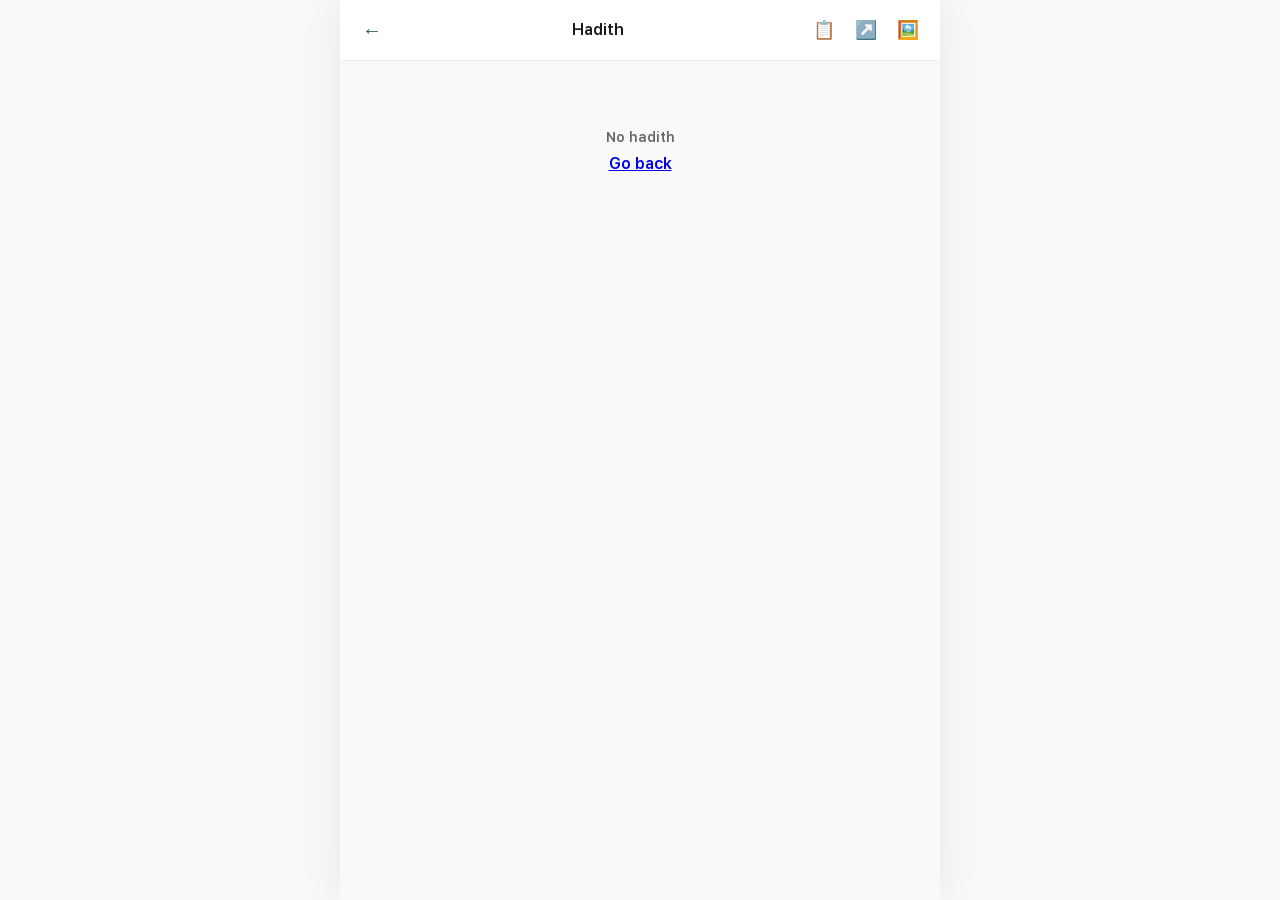
<file: hadith-view.html>
<!DOCTYPE html>
<html lang="en">
<head>
    <meta charset="UTF-8">
    <meta name="viewport" content="width=device-width, initial-scale=1.0, maximum-scale=1.0, user-scalable=no">
    <title>Hadith - Sijjeen</title>
    <link rel="icon" type="image/png" href="assets/sijjeen-logo.png">
    <link href="https://fonts.googleapis.com/css2?family=Inter:wght@400;500;600;700&family=Amiri:wght@400;700&display=swap" rel="stylesheet">
    <link rel="stylesheet" href="hadith-style.css">
</head>
<body class="reading-mode">
    <div class="app">
        <!-- Header -->
        <header class="app-header">
            <button class="header-back" onclick="goBack()">←</button>
            <h1 class="header-title" id="hadithRef">Hadith</h1>
            <div class="header-actions">
                <button class="header-btn" onclick="showCopyModal()" title="Copy">📋</button>
                <button class="header-btn" onclick="shareHadith()" title="Share">↗️</button>
                <button class="header-btn" onclick="showImageModal()" title="Image">🖼️</button>
            </div>
        </header>

        <!-- Reading Content -->
        <main class="reading-content" id="readingContent">
            
            <!-- Loading State -->
            <div class="loading" id="loading">
                <div class="spinner"></div>
                <p>Loading hadith...</p>
            </div>

            <!-- Hadith Content -->
            <article class="hadith-article hidden" id="hadithArticle">
                
                <!-- Book & Number -->
                <div class="hadith-meta">
                    <span class="book-name" id="bookName">Book Name</span>
                    <span class="hadith-num" id="hadithNum">#1</span>
                </div>

                <!-- Hadith Title (NEW!) -->
                <div class="title-box" id="titleBox" style="display:none;">
                    <p class="section-label">Title</p>
                    <div class="title-ar" id="titleAr"></div>
                    <div class="title-en" id="titleEn"></div>
                </div>

                <!-- Chapter Info -->
                <div class="chapter-box" id="chapterBox">
                    <p class="chapter-ar" id="chapterAr"></p>
                    <p class="chapter-en" id="chapterEn"></p>
                    
                    <!-- Chapter Intro (NEW!) -->
                    <div class="chapter-intro" id="chapterIntro" style="display:none;">
                        <div class="chapter-intro-ar" id="chapterIntroAr"></div>
                        <div class="chapter-intro-en" id="chapterIntroEn"></div>
                    </div>
                </div>

                <!-- Subchapter h2 (NEW!) -->
                <div class="subchapter-box" id="subchapterBox" style="display:none;">
                    <p class="section-label">Subchapter</p>
                    <div class="subchapter-ar" id="subchapterAr"></div>
                    <div class="subchapter-en" id="subchapterEn"></div>
                    <div class="subchapter-intro-ar" id="subchapterIntroAr"></div>
                    <div class="subchapter-intro-en" id="subchapterIntroEn"></div>
                </div>

                <!-- Arabic Text -->
                <div class="text-box arabic-box">
                    <p class="section-label">السند (Chain)</p>
                    <div class="chain-text" id="chainAr"></div>
                    <p class="section-label">المتن (Text)</p>
                    <div class="body-text" id="bodyAr"></div>
                </div>

                <!-- English Text -->
                <div class="text-box english-box">
                    <p class="section-label">Chain</p>
                    <div class="chain-text" id="chainEn"></div>
                    <p class="section-label">Text</p>
                    <div class="body-text" id="bodyEn"></div>
                </div>

                <!-- Footnotes Section -->
                <div class="footnote-box hidden" id="footnoteBox">
                    <p class="section-label">Footnotes</p>
                    <div class="footnote-ar" id="footnoteAr" dir="rtl"></div>
                    <div class="footnote-en" id="footnoteEn"></div>
                </div>
                
                <!-- Reference -->
                <div class="reference-box" id="referenceBox">
                    <span class="ref-label">Reference:</span>
                    <span class="ref-value" id="refValue">Book: 1</span>
                    <span class="ref-arabic" id="refArabic"></span>
                </div>

                <!-- Grade Box -->
                <div class="grade-box" id="gradeBox">
                    <span class="grade-label">Grade:</span>
                    <span class="grade-value" id="gradeValue">Unknown</span>
                    <span class="grade-arabic" id="gradeArabic"></span>
                    <span class="grade-details" id="gradeDetails" style="display:none; font-size:11px; color:#888;"></span>
                </div>

                <!-- Grader Box -->
                <div class="grader-box" id="graderBox" style="display:none;">
                    <span class="grader-label">Graded by:</span>
                    <span class="grader-value" id="graderValue"></span>
                    <span class="grader-arabic" id="graderArabic"></span>
                </div>

            </article>
        </main>

        <!-- Bottom Navigation -->
        <nav class="reading-nav hidden" id="readingNav">
            <button class="reading-nav-btn" id="prevBtn" onclick="goPrev()">← Prev</button>
            <span class="reading-nav-count" id="navCount">1 / 1</span>
            <button class="reading-nav-btn" id="nextBtn" onclick="goNext()">Next →</button>
        </nav>
    </div>

    <!-- Copy Modal -->
    <div class="modal hidden" id="copyModal" onclick="handleModalClick(event)">
        <div class="modal-content modal-lg" onclick="event.stopPropagation()">
            <h3>Copy Hadith</h3>
            <p class="modal-subtitle">Select what to include:</p>
            
            <div class="checkbox-group">
                <label class="checkbox-item">
                    <input type="checkbox" id="copyArabicMatan" checked>
                    <span>Arabic Text (المتن)</span>
                </label>
                <label class="checkbox-item">
                    <input type="checkbox" id="copyEnglishMatan" checked>
                    <span>English Text</span>
                </label>
                <label class="checkbox-item">
                    <input type="checkbox" id="copyArabicChain">
                    <span>Arabic Chain (السند)</span>
                </label>
                <label class="checkbox-item">
                    <input type="checkbox" id="copyEnglishChain">
                    <span>English Chain</span>
                </label>
                <label class="checkbox-item">
                    <input type="checkbox" id="copyFootnote">
                    <span>Footnotes</span>
                </label>
                <label class="checkbox-item">
                    <input type="checkbox" id="copyRefEnglish" checked>
                    <span>Reference (English)</span>
                </label>
                <label class="checkbox-item">
                    <input type="checkbox" id="copyRefArabic">
                    <span>Reference (العربية)</span>
                </label>
                <label class="checkbox-item">
                    <input type="checkbox" id="copyGrade" checked>
                    <span>Grade</span>
                </label>
            </div>

            <div class="modal-actions">
                <button class="btn-secondary" onclick="hideCopyModal()">Cancel</button>
                <button class="btn-primary" onclick="copyWithOptions()">Copy</button>
            </div>
        </div>
    </div>

    <!-- Image Generator Modal -->
    <div class="modal hidden" id="imageModal" onclick="handleModalClick(event)">
        <div class="modal-content modal-xl" onclick="event.stopPropagation()">
            <div class="modal-header">
                <h3>Generate Image</h3>
                <button class="modal-close" onclick="hideImageModal()">✕</button>
            </div>

            <div class="image-generator">
                <!-- Options -->
                <div class="image-options">
                    
                    <!-- Content -->
                    <div class="option-section">
                        <h4>Content</h4>
                        <div class="checkbox-group compact">
                            <label class="checkbox-item">
                                <input type="checkbox" id="imgArabicMatan" checked onchange="updateImagePreview()">
                                <span>Arabic Text</span>
                            </label>
                            <label class="checkbox-item">
                                <input type="checkbox" id="imgEnglishMatan" checked onchange="updateImagePreview()">
                                <span>English Text</span>
                            </label>
                            <label class="checkbox-item">
                                <input type="checkbox" id="imgReference" checked onchange="updateImagePreview()">
                                <span>Reference</span>
                            </label>
                            <label class="checkbox-item">
                                <input type="checkbox" id="imgFootnote" onchange="updateImagePreview()">
                                <span>Footnotes</span>
                            </label>
                            <label class="checkbox-item">
                                <input type="checkbox" id="imgGrade" onchange="updateImagePreview()">
                                <span>Grade</span>
                            </label>
                        </div>
                    </div>

                    <!-- Aspect Ratio -->
                    <div class="option-section">
                        <h4>Aspect Ratio</h4>
                        <div class="radio-group">
                            <label class="radio-item">
                                <input type="radio" name="imgRatio" value="fit" checked onchange="updateImagePreview()">
                                <span>Fit</span>
                            </label>
                            <label class="radio-item">
                                <input type="radio" name="imgRatio" value="1:1" onchange="updateImagePreview()">
                                <span>1:1</span>
                            </label>
                            <label class="radio-item">
                                <input type="radio" name="imgRatio" value="4:5" onchange="updateImagePreview()">
                                <span>4:5</span>
                            </label>
                            <label class="radio-item">
                                <input type="radio" name="imgRatio" value="9:16" onchange="updateImagePreview()">
                                <span>9:16</span>
                            </label>
                            <label class="radio-item">
                                <input type="radio" name="imgRatio" value="16:9" onchange="updateImagePreview()">
                                <span>16:9</span>
                            </label>
                        </div>
                    </div>

                    <!-- Colors -->
                    <div class="option-section">
                        <h4>Colors</h4>
                        <div class="color-options">
                            <div class="color-row">
                                <label>Background:</label>
                                <input type="color" id="imgBgColor" value="#ffffff" onchange="updateImagePreview()">
                                <div class="color-presets">
                                    <button class="color-preset" style="background:#ffffff" onclick="setColor('imgBgColor','#ffffff')"></button>
                                    <button class="color-preset" style="background:#f5f5dc" onclick="setColor('imgBgColor','#f5f5dc')"></button>
                                    <button class="color-preset" style="background:#1a1a1a" onclick="setColor('imgBgColor','#1a1a1a')"></button>
                                    <button class="color-preset" style="background:#2d5a45" onclick="setColor('imgBgColor','#2d5a45')"></button>
                                </div>
                            </div>
                            <div class="color-row">
                                <label>Arabic:</label>
                                <input type="color" id="imgArabicColor" value="#666666" onchange="updateImagePreview()">
                            </div>
                            <div class="color-row">
                                <label>English:</label>
                                <input type="color" id="imgEnglishColor" value="#1a1a1a" onchange="updateImagePreview()">
                            </div>
                        </div>
                    </div>

                    <!-- Font Sizes -->
                    <div class="option-section">
                        <h4>Font Sizes</h4>
                        <div class="slider-row">
                            <label>Arabic: <span id="arabicSizeVal">28</span>px</label>
                            <input type="range" id="imgArabicSize" min="16" max="48" value="28" oninput="updateImagePreview()">
                        </div>
                        <div class="slider-row">
                            <label>English: <span id="englishSizeVal">18</span>px</label>
                            <input type="range" id="imgEnglishSize" min="12" max="32" value="18" oninput="updateImagePreview()">
                        </div>
                    </div>

                    <!-- Fonts -->
                    <div class="option-section">
                        <h4>Fonts</h4>
                        <div class="font-row">
                            <label>Arabic Font:</label>
                            <select id="imgArabicFont" onchange="updateImagePreview()">
                                <option value="default">Default (Amiri)</option>
                            </select>
                        </div>
                        <div class="font-row">
                            <label>English Font:</label>
                            <select id="imgEnglishFont" onchange="updateImagePreview()">
                                <option value="default">Default (Inter)</option>
                            </select>
                        </div>
                    </div>
                </div>

                <!-- Preview -->
                <div class="image-preview-container">
                    <h4>Preview</h4>
                    <div class="image-preview-wrapper">
                        <canvas id="imagePreviewCanvas"></canvas>
                    </div>
                </div>
            </div>

            <div class="modal-actions">
                <button class="btn-secondary" onclick="hideImageModal()">Cancel</button>
                <button class="btn-primary" onclick="downloadHadithImage()">Download Image</button>
            </div>
        </div>
    </div>

    <!-- Toast -->
    <div class="toast hidden" id="toast"></div>

    <script src="hadith-library.js"></script>
</body>
</html>
</file>
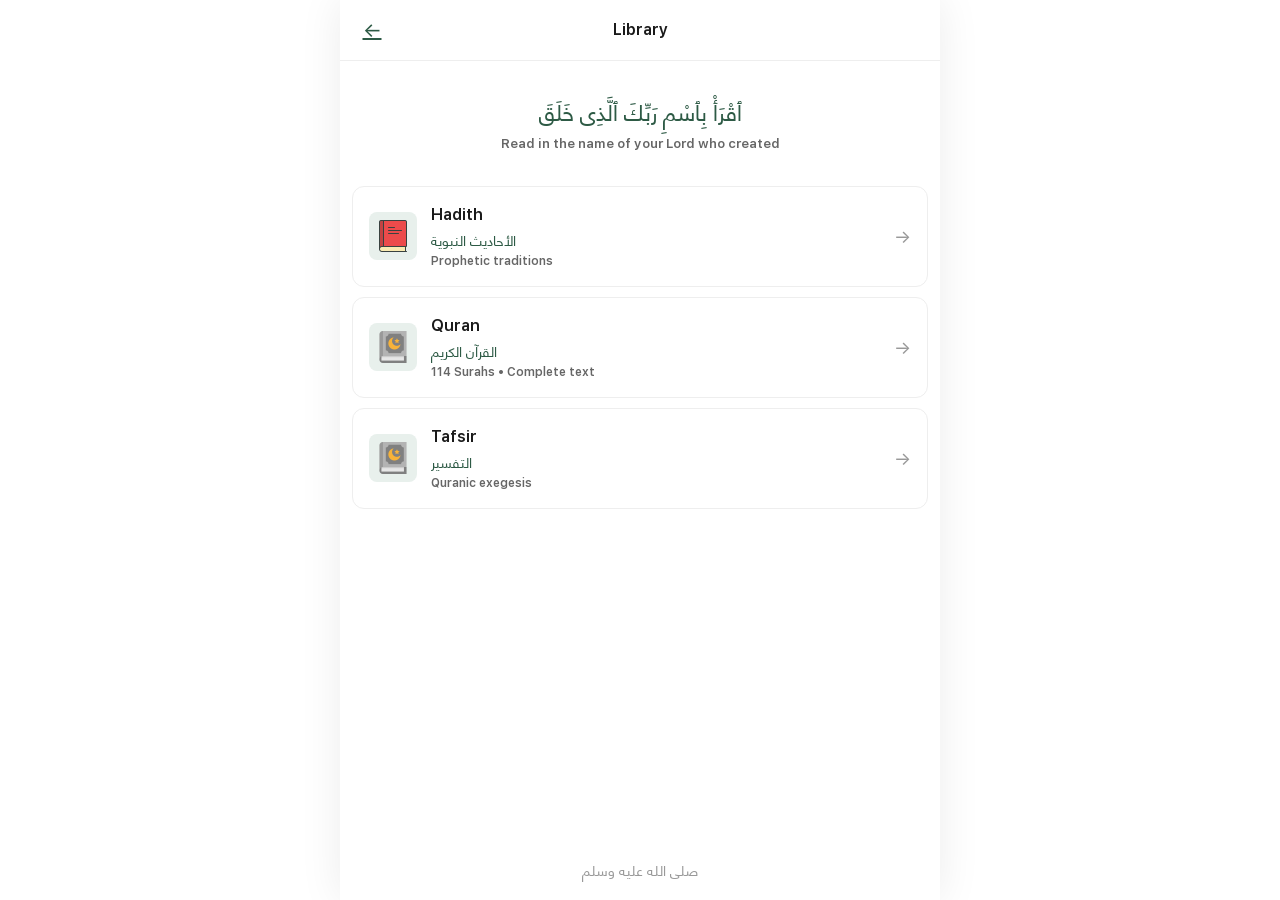
<file: library.html>
<!DOCTYPE html>
<html lang="en">
<head>
    <meta charset="UTF-8">
    <meta name="viewport" content="width=device-width, initial-scale=1.0, maximum-scale=1.0, user-scalable=no">
    <title>Library - Sijjeen</title>
    <link rel="icon" type="image/png" href="assets/other/sijjeen-logo.png">
    <link href="https://fonts.googleapis.com/css2?family=Inter:wght@400;500;600;700&family=Amiri:wght@400;700&display=swap" rel="stylesheet">
    <link rel="stylesheet" href="hadith/hadith-style.css">
</head>
<body>
    <div class="app">
        <!-- Header -->
        <header class="app-header">
            <a href="index.html" class="header-back">←</a>
            <h1 class="header-title">Library</h1>
            <div class="header-spacer"></div>
        </header>

        <!-- Main Content -->
        <main class="app-content">
            <!-- Greeting - Surah Al-Alaq Verse 1 -->
            <div class="greeting">
                <p class="greeting-arabic">ٱقْرَأْ بِٱسْمِ رَبِّكَ ٱلَّذِى خَلَقَ</p>
                <p class="greeting-text">Read in the name of your Lord who created</p>
            </div>

            <!-- Category Cards -->
            <div class="category-list">
                <!-- Hadith -->
                <a href="hadith/hadith.html" class="category-card">
                    <div class="category-icon">
                        <img src="assets/book-icons/hadith.png" alt="Hadith">
                    </div>
                    <div class="category-info">
                        <h2>Hadith</h2>
                        <p class="category-arabic">الأحاديث النبوية</p>
                        <p class="category-meta" id="hadithMeta">Prophetic traditions</p>
                    </div>
                    <span class="category-arrow">→</span>
                </a>

                <!-- Quran -->
<a href="quran/quran.html" class="category-card">
    <div class="category-icon">
        <img src="assets/book-icons/quran.png" alt="Quran">
    </div>
    <div class="category-info">
        <h2>Quran</h2>
        <p class="category-arabic">القرآن الكريم</p>
        <p class="category-meta">114 Surahs • Complete text</p>
    </div>
    <span class="category-arrow">→</span>
                </a>

                <!-- Tafsir -->
                    <a href="tafsir/tafsir.html" class="category-card">
                    <div class="category-icon">
                                <img src="assets/book-icons/tafsir.png" alt="Tafsir">
    </div>
                    <div class="category-info">
        <h2>Tafsir</h2>
        <p class="category-arabic">التفسير</p>
        <p class="category-meta" id="tafsirMeta">Quranic exegesis</p>
    </div>
    <span class="category-arrow">→</span>
</a>
            </div>
        </main>

        <!-- Footer -->
        <footer class="app-footer">
            <p>صلى الله عليه وسلم</p>
        </footer>
    </div>
</body>
</html>
</file>
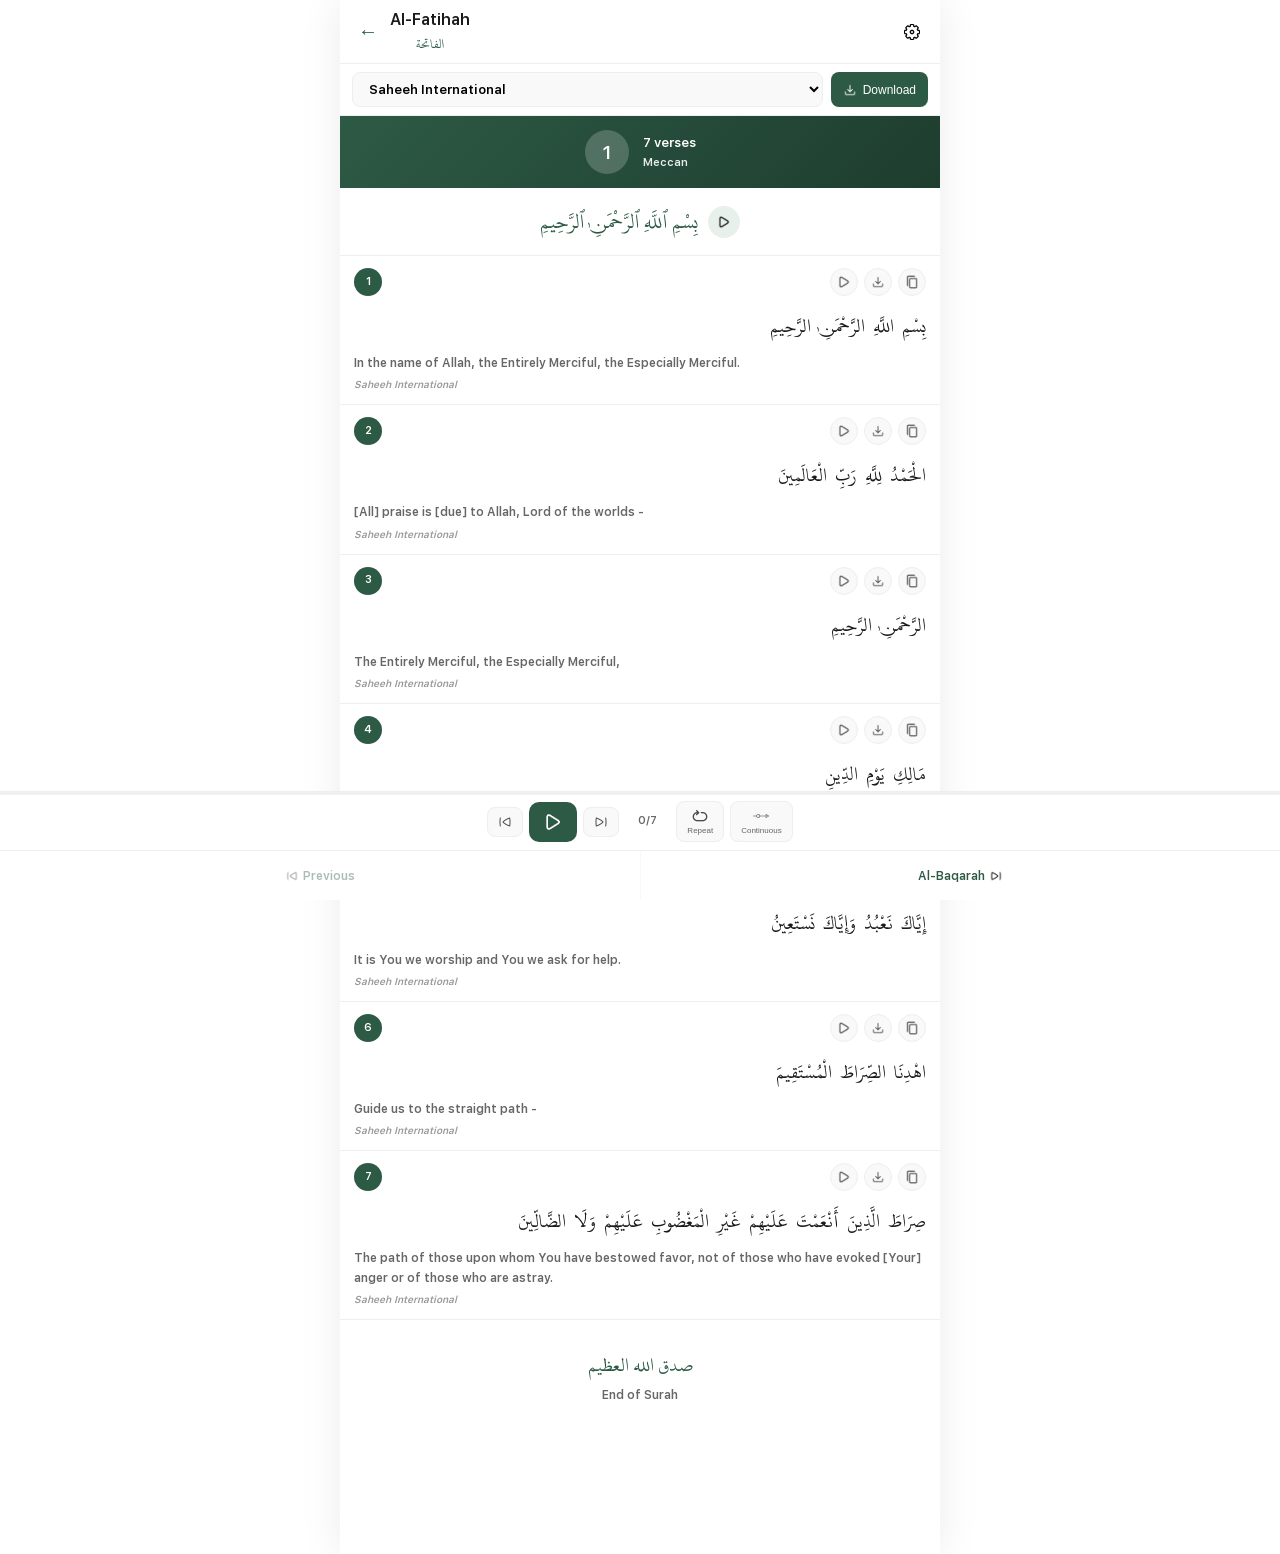
<file: quran-view.html>
<!DOCTYPE html>
<html lang="en">
<head>
    <meta charset="UTF-8">
    <meta name="viewport" content="width=device-width, initial-scale=1.0, maximum-scale=1.0, user-scalable=no">
    <title>Quran - Sijjeen</title>
    <link rel="icon" type="image/png" href="assets/sijjeen-logo.png">
    <link rel="preload" href="assets/HafsUthmanicScript.ttf" as="font" type="font/ttf" crossorigin>
    <link rel="preload" href="assets/JMN.ttf" as="font" type="font/ttf" crossorigin>
    <link href="https://fonts.googleapis.com/css2?family=Inter:wght@400;500;600;700&family=Amiri:wght@400;700&display=swap" rel="stylesheet">
    <link rel="stylesheet" href="hadith-style.css">
    <link rel="stylesheet" href="quran-style.css">
    <style>
        @font-face { font-family: 'Hafs Uthmanic'; src: url('assets/HafsUthmanicScript.ttf') format('truetype'); font-display: block; }
        @font-face { font-family: 'JMN'; src: url('assets/JMN.ttf') format('truetype'); font-display: block; }
    </style>
</head>
<body class="quran-reading-mode">
    <div class="app">
        <!-- Header -->
        <header class="app-header quran-header">
            <button class="header-back" onclick="goBack()">←</button>
            <div class="header-center">
                <h1 class="header-title" id="surahTitle">Al-Fatihah</h1>
                <p class="header-subtitle" id="surahSubtitle">الفاتحة</p>
            </div>
            <button class="header-btn" onclick="showSettingsModal()">
                <img src="assets/settings.png" alt="Settings">
            </button>
        </header>

        <!-- Translation + Download Bar -->
        <div class="translation-bar">
            <select id="quickTranslation" onchange="onTranslationChange()"></select>
            <button class="download-surah-btn" onclick="showDownloadSurahModal()" title="Download Surah MP3">
                <img src="assets/download.png" alt="Download">
                <span>Download</span>
            </button>
        </div>

        <!-- Surah Info Banner -->
        <div class="surah-info-banner">
            <div class="surah-number" id="surahNumberBadge">1</div>
            <div class="surah-details">
                <span class="surah-verses" id="surahVersesInfo">7 verses</span>
                <span class="surah-type" id="surahTypeInfo">Meccan</span>
            </div>
        </div>

        <!-- Bismillah -->
        <div class="bismillah-container" id="bismillahContainer">
            <p class="bismillah-text">بِسْمِ ٱللَّهِ ٱلرَّحْمَـٰنِ ٱلرَّحِيمِ</p>
            <button class="bismillah-play" onclick="playBismillah()">
                <img src="assets/play.png" alt="Play">
            </button>
        </div>

        <!-- Reading Content -->
        <main class="reading-content quran-content" id="readingContent">
            <div class="loading" id="loading">
                <div class="spinner"></div>
                <p>Loading verses...</p>
            </div>
            <div class="verses-container hidden" id="versesContainer"></div>
            <div class="load-more hidden" id="loadMore">
                <div class="spinner small"></div>
            </div>
            <div class="surah-end hidden" id="surahEnd">
                <p class="surah-end-text">صدق الله العظيم</p>
                <p class="surah-end-sub">End of Surah</p>
            </div>
        </main>

        <!-- Audio Player Bar -->
        <div class="audio-player-bar">
            <div class="audio-progress-container" onclick="seekAudio(event)">
                <div class="audio-progress" id="audioProgress"></div>
            </div>
            <div class="audio-controls">
                <button class="audio-btn skip-btn" onclick="previousVerse()">
                    <img src="assets/previous.png" alt="Previous">
                </button>
                <button class="audio-btn play-pause-btn" onclick="togglePlayPause()">
                    <img src="assets/play.png" alt="Play" id="playPauseIcon">
                </button>
                <button class="audio-btn skip-btn" onclick="nextVerse()">
                    <img src="assets/next.png" alt="Next">
                </button>
                <div class="audio-info">
                    <span id="currentVerseNum">0</span>/<span id="totalVerseNum">0</span>
                </div>
                <button class="audio-btn" id="repeatBtn" onclick="toggleRepeat()">
                    <img src="assets/repeat.png" alt="Repeat">
                    <span class="audio-btn-label">Repeat</span>
                </button>
                <button class="audio-btn" id="continuousBtn" onclick="toggleContinuousPlay()">
                    <img src="assets/continuous.png" alt="Continuous">
                    <span class="audio-btn-label">Continuous</span>
                </button>
            </div>
        </div>

        <!-- Surah Navigation -->
        <nav class="surah-nav">
            <button class="surah-nav-btn" id="prevSurahBtn" onclick="goToPrevSurah()">
                <img src="assets/previous.png" alt="">
                <span id="prevSurahName">Previous</span>
            </button>
            <button class="surah-nav-btn" id="nextSurahBtn" onclick="goToNextSurah()">
                <span id="nextSurahName">Next</span>
                <img src="assets/next.png" alt="">
            </button>
        </nav>
    </div>

    <!-- Settings Modal -->
    <div class="modal hidden" id="settingsModal" onclick="handleModalClick(event)">
        <div class="modal-content modal-lg" onclick="event.stopPropagation()">
            <div class="modal-header">
                <h3>Settings</h3>
                <button class="modal-close" onclick="hideSettingsModal()">✕</button>
            </div>

            <div class="settings-section">
                <h4>Translation</h4>
                <select id="translationSelect"></select>
            </div>

            <div class="settings-section">
                <h4>Reciter (Verse by Verse)</h4>
                <select id="reciterSelect"></select>
            </div>

            <div class="settings-section">
                <h4>Urdu Translation Audio</h4>
                <div class="radio-group-vertical">
                    <label class="radio-item-full">
                        <input type="radio" name="urduAudio" id="urduAudioAfter" value="after">
                        <span>Play Urdu after Arabic verse</span>
                    </label>
                    <label class="radio-item-full">
                        <input type="radio" name="urduAudio" id="urduAudioOnly" value="only">
                        <span>Only Urdu Translation</span>
                    </label>
                    <label class="radio-item-full">
                        <input type="radio" name="urduAudio" id="urduAudioNone" value="none" checked>
                        <span>Don't play Translation</span>
                    </label>
                </div>
            </div>

            <div class="settings-section">
                <h4>Font Sizes</h4>
                <div class="slider-row">
                    <label>Arabic: <span id="arabicFontSizeVal">20</span>px</label>
                    <input type="range" id="arabicFontSize" min="16" max="40" value="20" oninput="updateFontSizePreview()">
                </div>
                <div class="slider-row">
                    <label>Translation: <span id="transFontSizeVal">12</span>px</label>
                    <input type="range" id="transFontSize" min="10" max="20" value="12" oninput="updateFontSizePreview()">
                </div>
            </div>

            <div class="modal-actions">
                <button class="btn-secondary" onclick="hideSettingsModal()">Cancel</button>
                <button class="btn-primary" onclick="saveSettings()">Save</button>
            </div>
        </div>
    </div>

    <!-- Download Surah Modal -->
    <div class="modal hidden" id="downloadSurahModal" onclick="handleModalClick(event)">
        <div class="modal-content modal-lg" onclick="event.stopPropagation()">
            <div class="modal-header">
                <h3>Download Surah MP3</h3>
                <button class="modal-close" onclick="hideDownloadSurahModal()">✕</button>
            </div>
            <p class="modal-subtitle">Select a reciter to download the full surah</p>
            <div class="reciter-search">
                <input type="text" id="reciterSearchInput" placeholder="Search reciters..." oninput="filterReciters()">
            </div>
            <div class="reciters-list" id="recitersList">
                <div class="loading">
                    <div class="spinner"></div>
                    <p>Loading reciters...</p>
                </div>
            </div>
        </div>
    </div>

    <div class="toast hidden" id="toast"></div>
    <audio id="audioPlayer" preload="none"></audio>
    <script src="quran-library.js"></script>
</body>
</html>
</file>
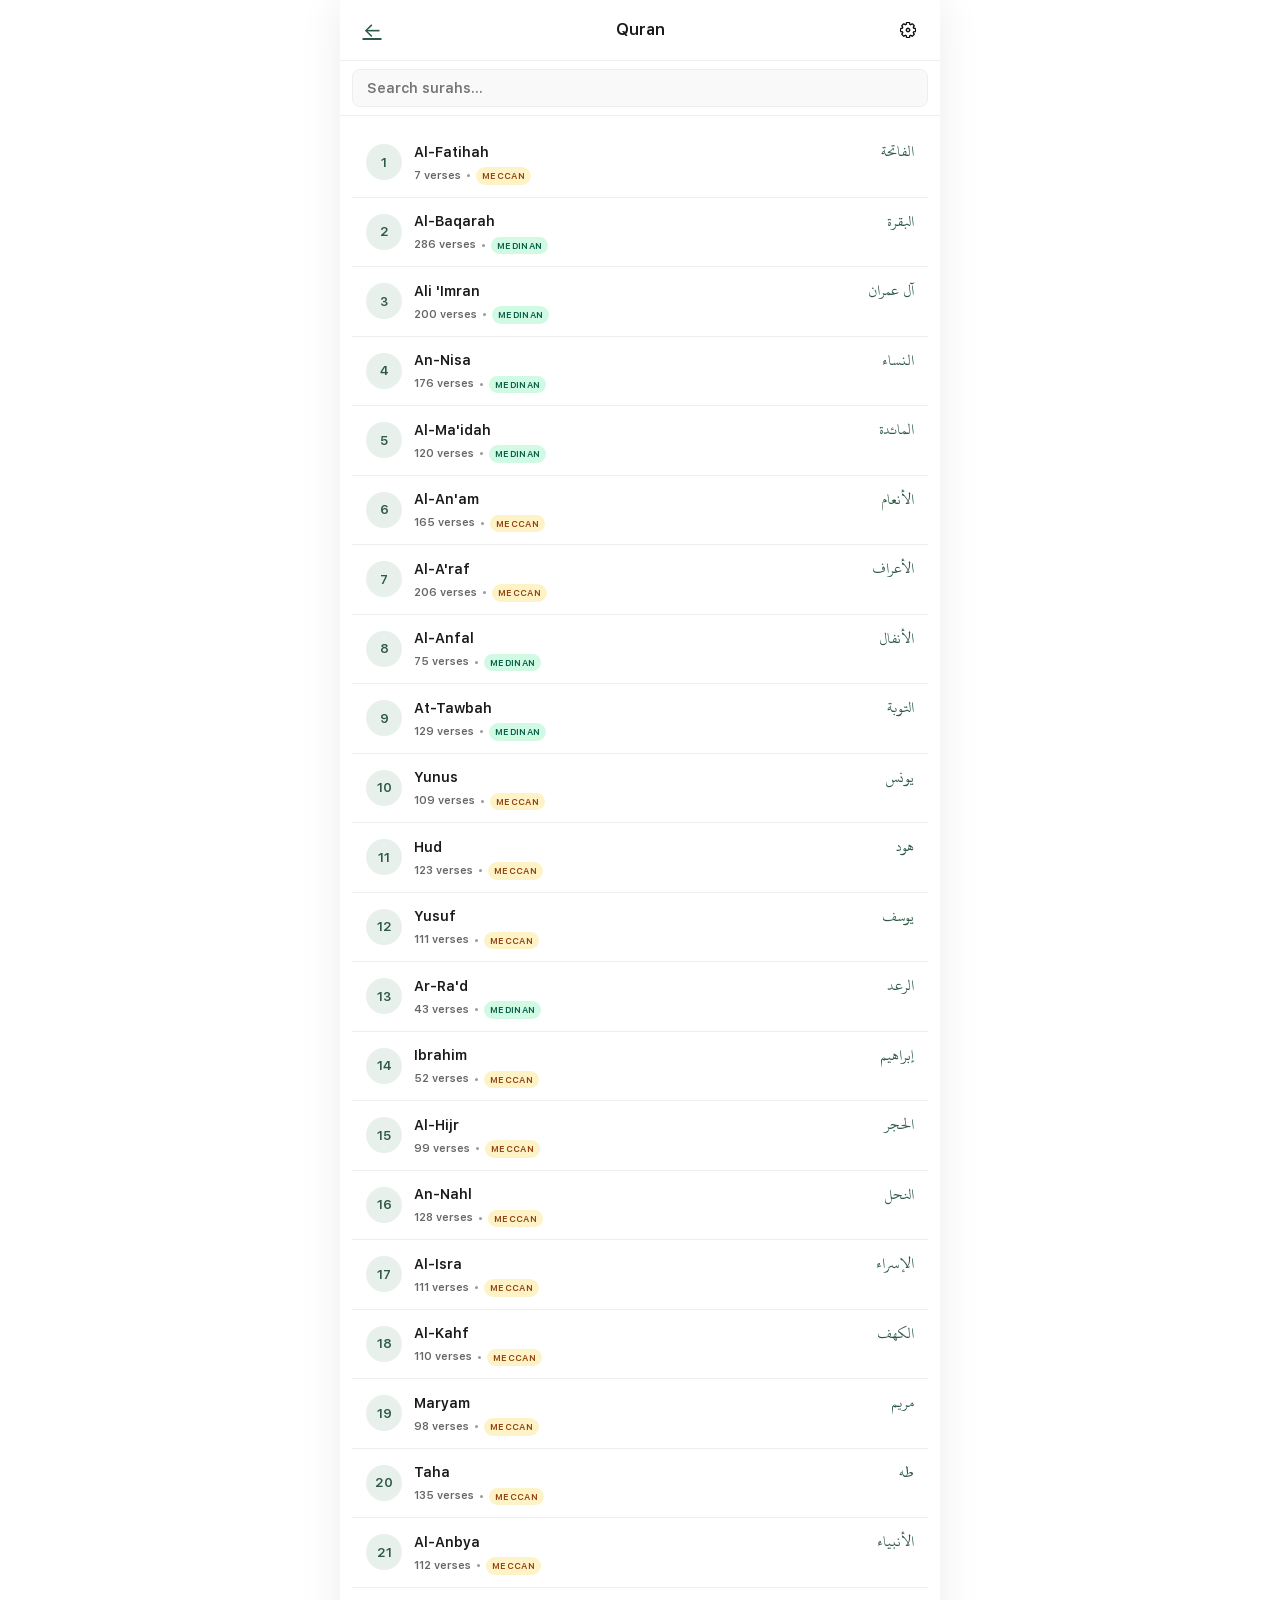
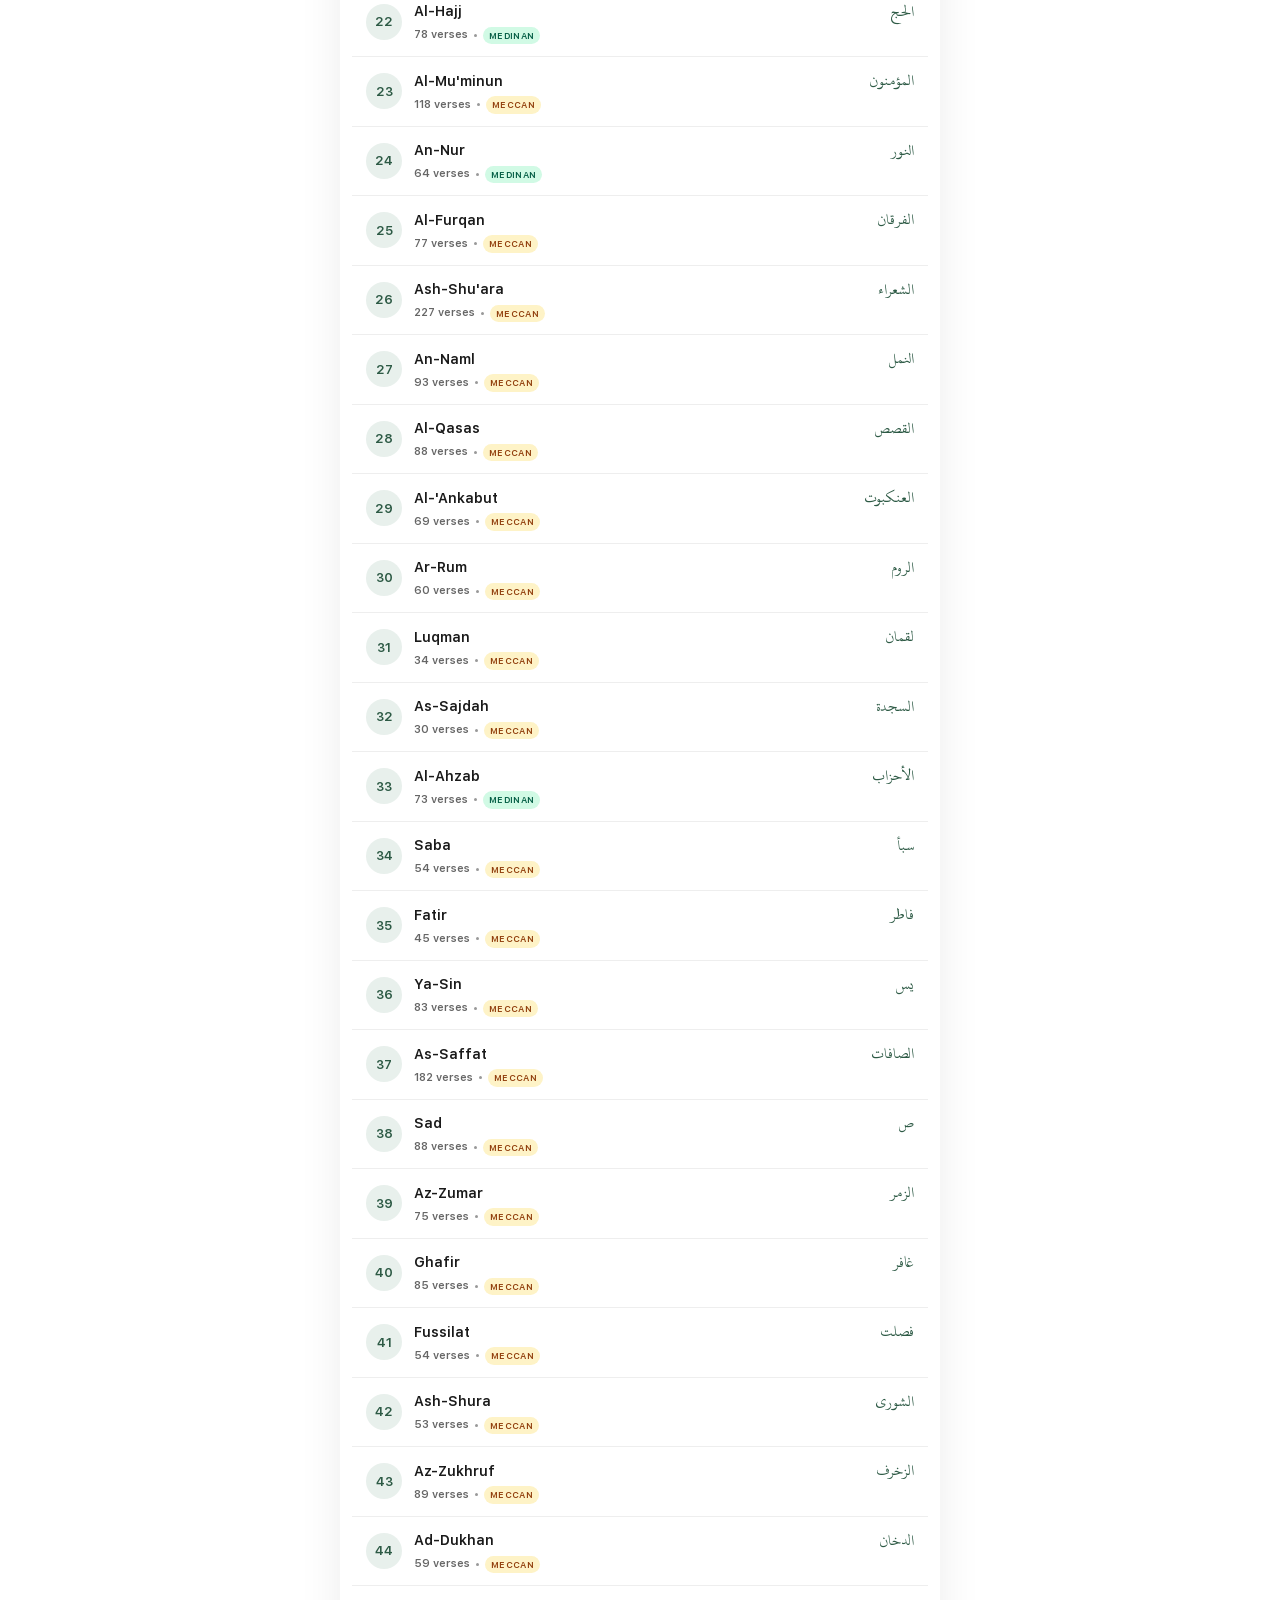
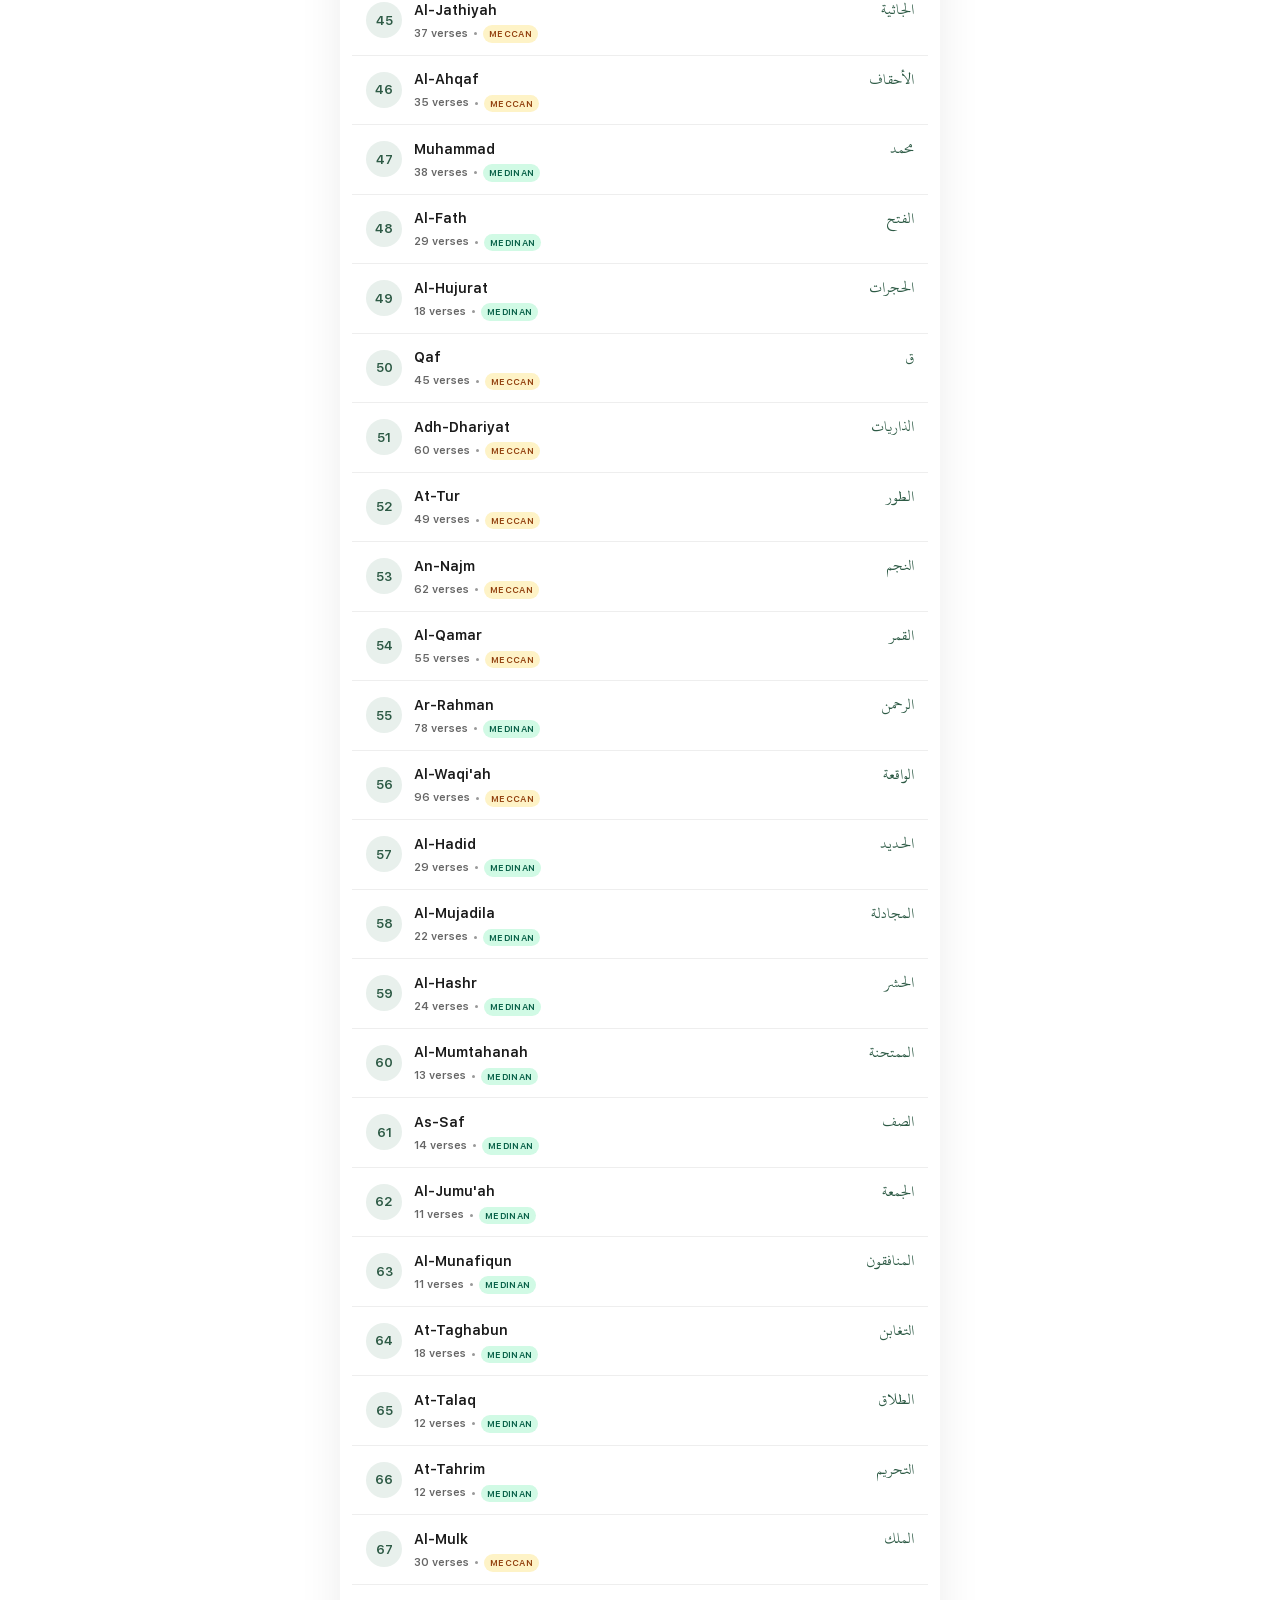
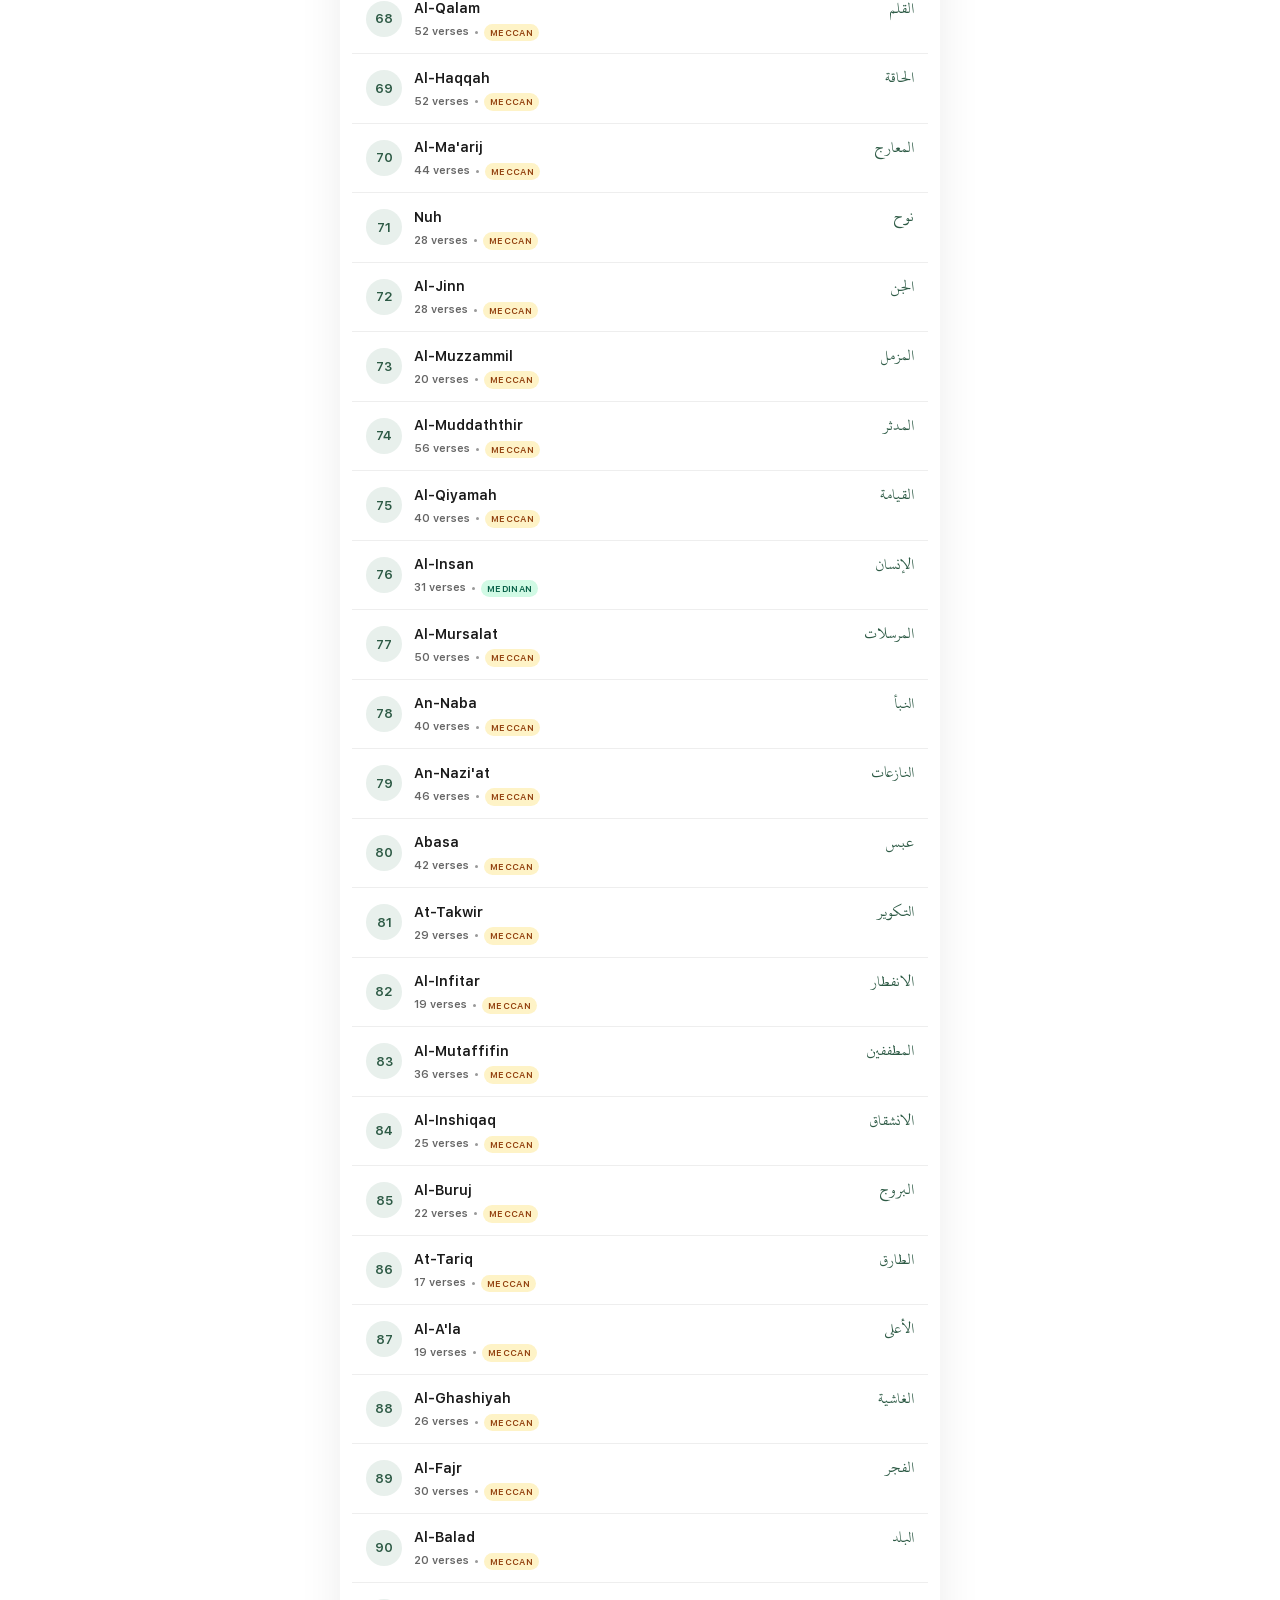
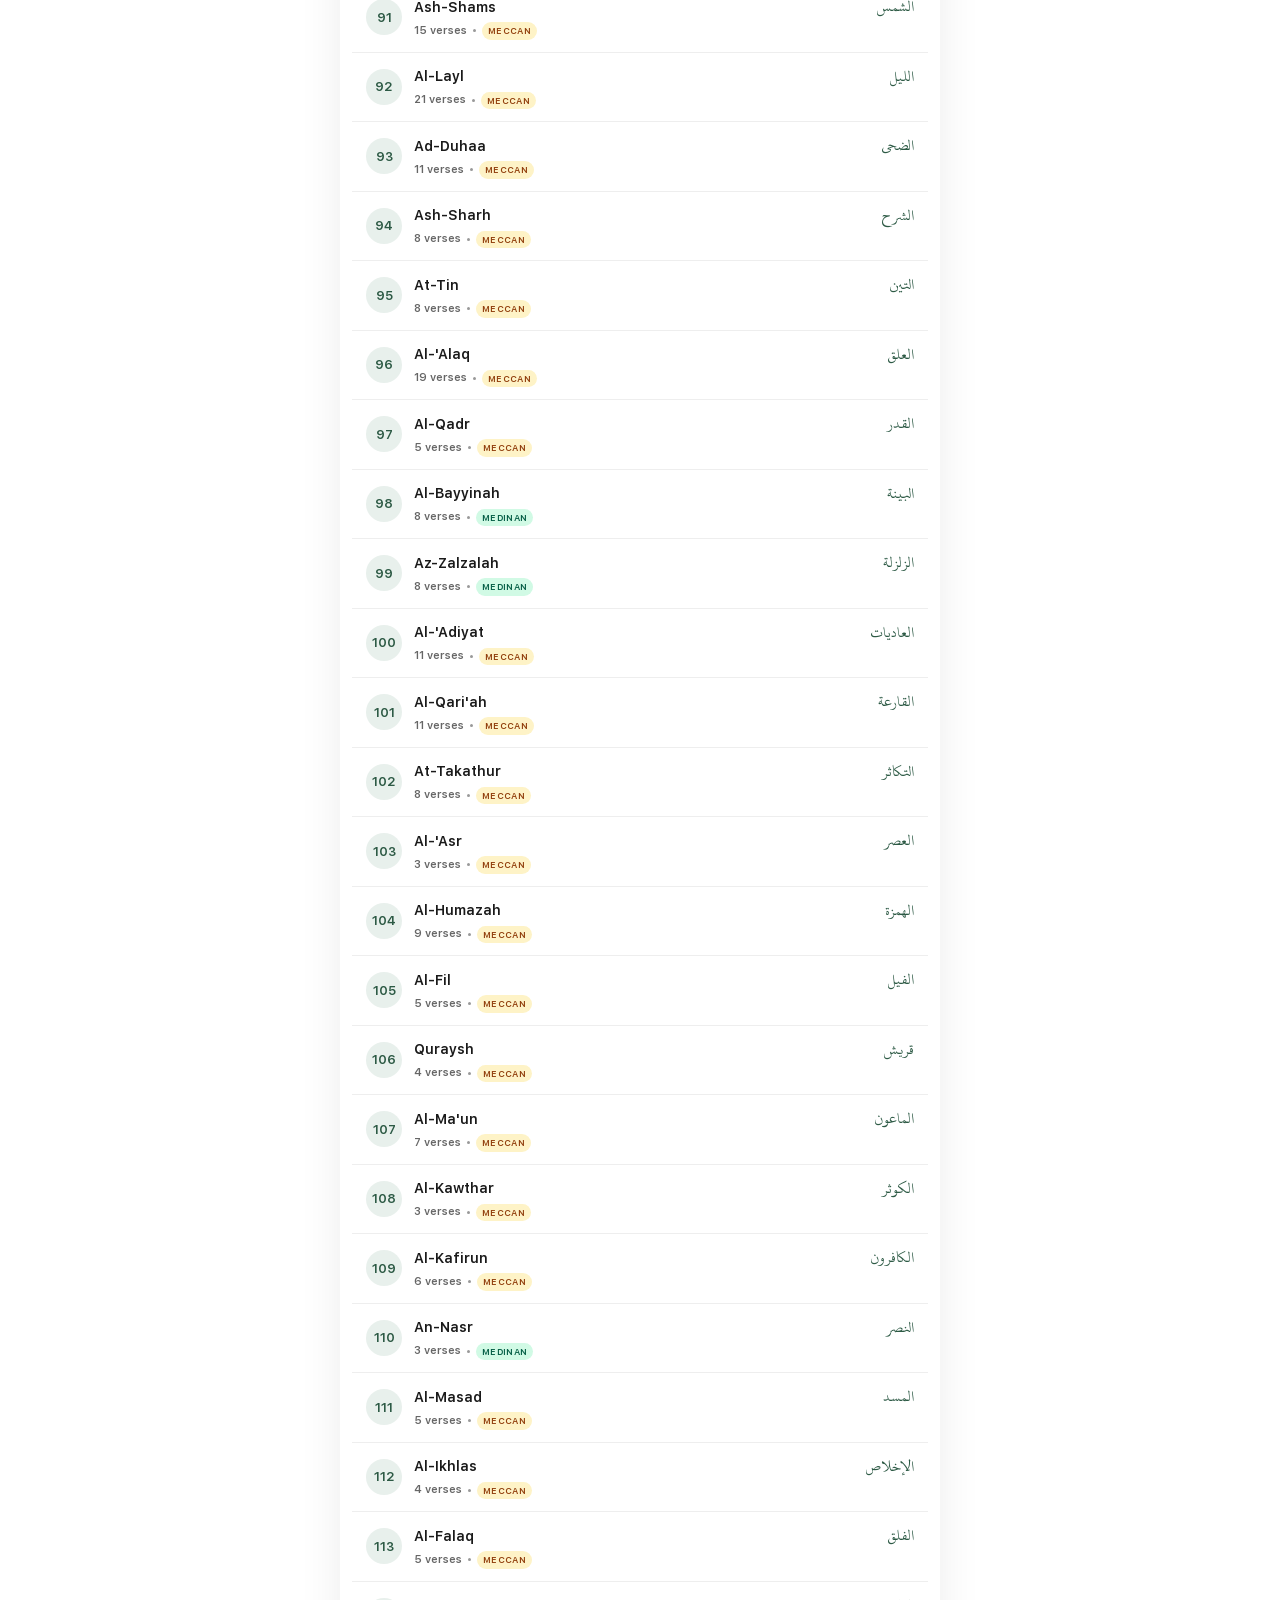
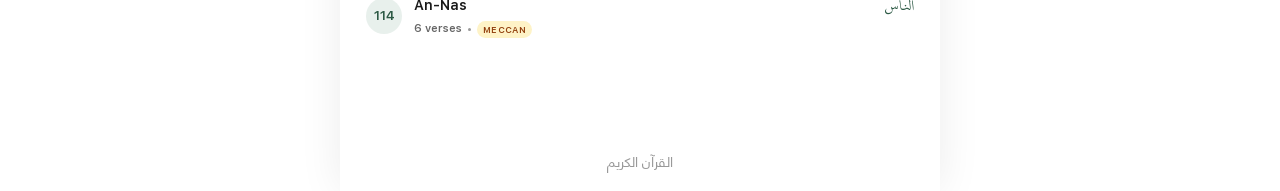
<file: quran.html>
<!DOCTYPE html>
<html lang="en">
<head>
    <meta charset="UTF-8">
    <meta name="viewport" content="width=device-width, initial-scale=1.0, maximum-scale=1.0, user-scalable=no">
    <title>Quran - Sijjeen</title>
    <link rel="icon" type="image/png" href="assets/sijjeen-logo.png">
    
    <!-- PRELOAD FONTS - Critical for no flash -->
    <link rel="preload" href="assets/HafsUthmanicScript.ttf" as="font" type="font/ttf" crossorigin>
    <link rel="preload" href="assets/JMN.ttf" as="font" type="font/ttf" crossorigin>
    
    <link href="https://fonts.googleapis.com/css2?family=Inter:wght@400;500;600;700&family=Amiri:wght@400;700&display=swap" rel="stylesheet">
    <link rel="stylesheet" href="hadith-style.css">
    <link rel="stylesheet" href="quran-style.css">
    
    <!-- Inline critical font styles -->
    <style>
        @font-face {
            font-family: 'Hafs Uthmanic';
            src: url('assets/HafsUthmanicScript.ttf') format('truetype');
            font-display: block;
        }
        @font-face {
            font-family: 'JMN';
            src: url('assets/JMN.ttf') format('truetype');
            font-display: block;
        }
        .surah-name-ar, .header-subtitle, .bismillah-text, .verse-arabic, .surah-end-text {
            font-family: 'Hafs Uthmanic', 'Amiri', serif;
        }
    </style>
</head>
<body>
    <div class="app">
        <!-- Header -->
        <header class="app-header">
            <a href="library.html" class="header-back">←</a>
            <h1 class="header-title">Quran</h1>
            <button class="header-btn" onclick="showSettingsModal()">
                <img src="assets/settings.png" alt="Settings" style="width:20px;height:20px">
            </button>
        </header>

        <!-- Search/Filter -->
        <div class="surah-search">
            <input type="text" id="surahSearchInput" placeholder="Search surahs..." oninput="filterSurahs()">
        </div>

        <!-- Main Content -->
        <main class="app-content" id="mainContent">
            <!-- Loading placeholder -->
            <div class="loading" id="initialLoading">
                <div class="spinner"></div>
                <p>Loading...</p>
            </div>
            
            <div class="surah-list hidden" id="surahList">
                <!-- Surahs rendered here -->
            </div>
        </main>

        <!-- Footer -->
        <footer class="app-footer">
            <p>القرآن الكريم</p>
        </footer>
    </div>

    <!-- Settings Modal -->
    <div class="modal hidden" id="settingsModal" onclick="handleModalClick(event)">
        <div class="modal-content modal-lg" onclick="event.stopPropagation()">
            <div class="modal-header">
                <h3>Settings</h3>
                <button class="modal-close" onclick="hideSettingsModal()">✕</button>
            </div>

            <!-- Translation -->
            <div class="settings-section">
                <h4>Translation</h4>
                <div class="settings-row">
                    <select id="translationSelect">
                        <option value="en.sahih">English - Saheeh International</option>
                        <option value="ur.junagarhi">اردو - محمد جوناگڑھی</option>
                    </select>
                </div>
            </div>

            <!-- Reciter -->
            <div class="settings-section">
                <h4>Reciter</h4>
                <div class="settings-row">
                    <select id="reciterSelect">
                        <!-- Populated by JS -->
                    </select>
                </div>
            </div>

            <!-- Font Sizes -->
            <div class="settings-section">
                <h4>Font Sizes</h4>
                <div class="slider-row">
                    <label>Arabic: <span id="arabicFontSizeVal">20</span>px</label>
                    <input type="range" id="arabicFontSize" min="16" max="40" value="20" oninput="updateFontSizePreview()">
                </div>
                <div class="slider-row">
                    <label>Translation: <span id="transFontSizeVal">12</span>px</label>
                    <input type="range" id="transFontSize" min="10" max="20" value="12" oninput="updateFontSizePreview()">
                </div>
            </div>

            <div class="modal-actions">
                <button class="btn-secondary" onclick="hideSettingsModal()">Cancel</button>
                <button class="btn-primary" onclick="saveSettings()">Save</button>
            </div>
        </div>
    </div>

    <!-- Toast -->
    <div class="toast hidden" id="toast"></div>

    <script src="quran-library.js"></script>
</body>
</html>
</file>
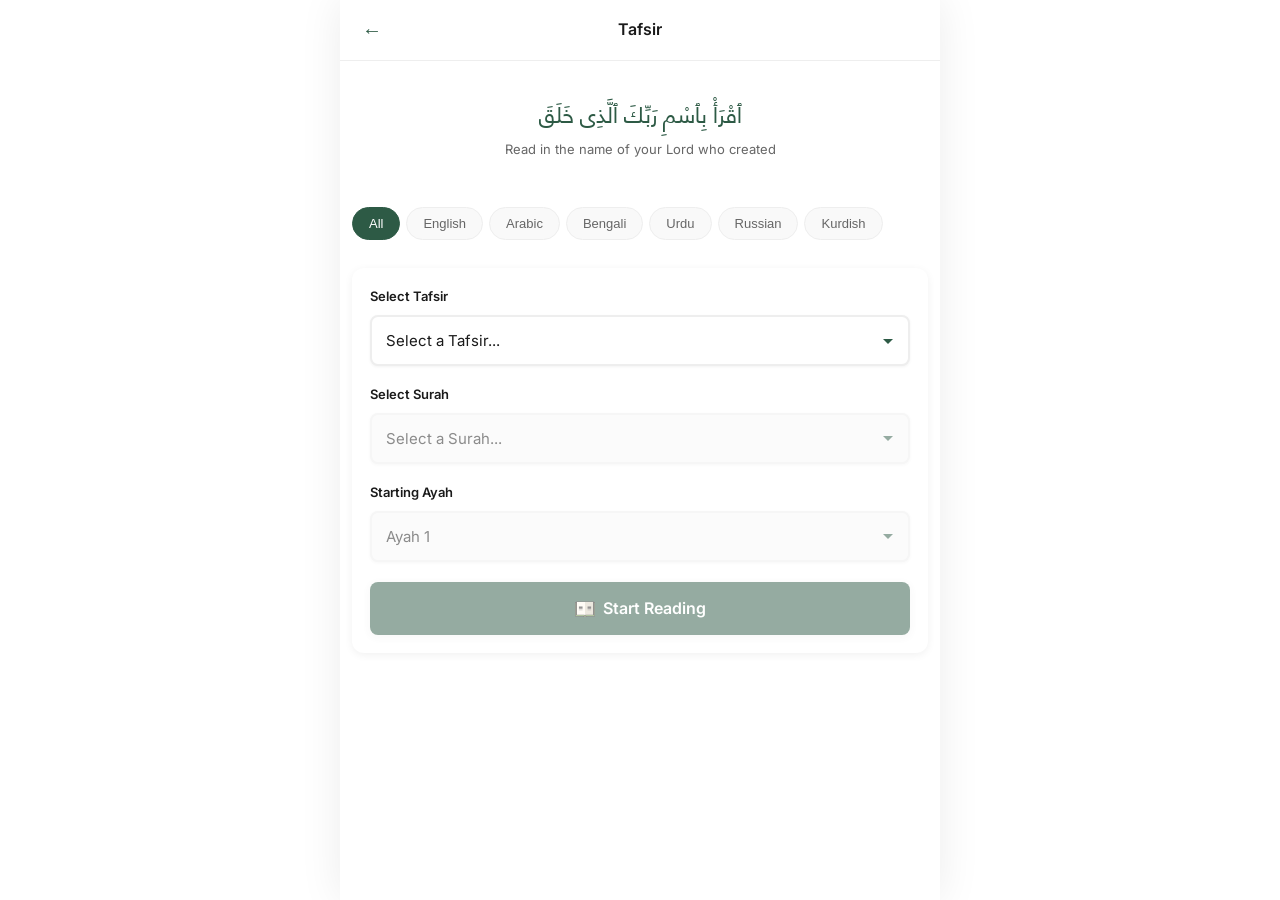
<file: tafsir.html>
<!DOCTYPE html>
<html lang="en">
<head>
    <meta charset="UTF-8">
    <meta name="viewport" content="width=device-width, initial-scale=1.0, maximum-scale=1.0, user-scalable=no">
    <title>Tafsir - Sijjeen</title>
    <link rel="icon" type="image/png" href="assets/sijjeen-logo.png">
    <link rel="preconnect" href="https://fonts.googleapis.com">
    <link rel="preconnect" href="https://fonts.gstatic.com" crossorigin>
    <link href="https://fonts.googleapis.com/css2?family=Inter:wght@400;500;600;700&family=Amiri:wght@400;700&display=swap" rel="stylesheet">
    <link rel="stylesheet" href="tafsir-style.css">
</head>
<body>
    <div class="app">
        <!-- Header -->
        <header class="app-header">
            <button class="header-back" onclick="goBack()">←</button>
            <h1 class="header-title" id="pageTitle">Tafsir</h1>
            <div class="header-spacer"></div>
        </header>

        <!-- Selector View -->
        <main class="app-content" id="selectorView">
            <!-- Greeting -->
            <div class="greeting">
                <p class="greeting-arabic">ٱقْرَأْ بِٱسْمِ رَبِّكَ ٱلَّذِى خَلَقَ</p>
                <p class="greeting-text">Read in the name of your Lord who created</p>
            </div>

            <!-- Language Filter -->
            <div class="language-filter">
                <button class="lang-btn active" data-lang="all" onclick="filterByLanguage('all')">All</button>
                <button class="lang-btn" data-lang="english" onclick="filterByLanguage('english')">English</button>
                <button class="lang-btn" data-lang="arabic" onclick="filterByLanguage('arabic')">Arabic</button>
                <button class="lang-btn" data-lang="bengali" onclick="filterByLanguage('bengali')">Bengali</button>
                <button class="lang-btn" data-lang="urdu" onclick="filterByLanguage('urdu')">Urdu</button>
                <button class="lang-btn" data-lang="russian" onclick="filterByLanguage('russian')">Russian</button>
                <button class="lang-btn" data-lang="kurdish" onclick="filterByLanguage('kurdish')">Kurdish</button>
            </div>

            <!-- Dropdowns -->
            <div class="selector-section">
                <div class="selector-group">
                    <label class="selector-label">Select Tafsir</label>
                    <select id="tafsirSelect" class="custom-select" onchange="onTafsirChange()">
                        <option value="">Select a Tafsir...</option>
                    </select>
                </div>

                <div class="selector-group">
                    <label class="selector-label">Select Surah</label>
                    <select id="surahSelect" class="custom-select" onchange="onSurahChange()" disabled>
                        <option value="">Select a Surah...</option>
                    </select>
                </div>

                <div class="selector-group">
                    <label class="selector-label">Starting Ayah</label>
                    <select id="ayahSelect" class="custom-select" disabled>
                        <option value="1">Ayah 1</option>
                    </select>
                </div>

                <button class="start-btn" id="startBtn" onclick="startReading()" disabled>
                    <span id="startBtnText">
                        <img src="assets/book.png" alt="" class="btn-icon">
                        Start Reading
                    </span>
                </button>
            </div>

            <!-- Recent Reads -->
            <div class="recent-section" id="recentSection" style="display:none;">
                <h3 class="section-title">Recent Reads</h3>
                <div class="recent-cards" id="recentCards"></div>
            </div>
        </main>

        <!-- Reading View -->
        <div class="reading-view hidden" id="readingView">
            <!-- Surah Header -->
            <div class="surah-header">
                <div class="surah-number" id="surahNumber">Surah 1</div>
                <h2 class="surah-name-ar" id="surahNameAr">الفاتحة</h2>
                <h3 class="surah-name-en" id="surahNameEn">Al-Fatihah</h3>
                <p class="surah-meta" id="surahMeta">7 verses • Meccan</p>
            </div>

            <!-- Tafsir Switcher & Font Controls -->
            <div class="controls-bar">
                <div class="tafsir-switcher">
                    <label class="switcher-label">Switch Tafsir:</label>
                    <select id="tafsirSwitchSelect" class="custom-select compact" onchange="switchTafsir()"></select>
                </div>
                
                <div class="font-controls">
                    <button class="font-btn" onclick="decreaseFontSize()" title="Decrease font size">
                        <img src="assets/font-size-decrease.png" alt="A-">
                    </button>
                    <button class="font-btn" onclick="increaseFontSize()" title="Increase font size">
                        <img src="assets/font-size-increase.png" alt="A+">
                    </button>
                </div>
            </div>

            <!-- Ayahs Container -->
            <div class="ayahs-container" id="ayahsContainer">
                <div class="loading">
                    <div class="spinner"></div>
                    <p>Loading ayahs...</p>
                </div>
            </div>

            <!-- MIT License Footer -->
            <details class="license-footer">
                <summary>MIT License</summary>
                <pre>MIT License

Copyright (c) 2023 Spark

Permission is hereby granted, free of charge, to any person obtaining a copy
of this software and associated documentation files (the "Software"), to deal
in the Software without restriction, including without limitation the rights
to use, copy, modify, merge, publish, distribute, sublicense, and/or sell
copies of the Software, and to permit persons to whom the Software is
furnished to do so, subject to the following conditions:

The above copyright notice and this permission notice shall be included in all
copies or substantial portions of the Software.

THE SOFTWARE IS PROVIDED "AS IS", WITHOUT WARRANTY OF ANY KIND, EXPRESS OR
IMPLIED, INCLUDING BUT NOT LIMITED TO THE WARRANTIES OF MERCHANTABILITY,
FITNESS FOR A PARTICULAR PURPOSE AND NONINFRINGEMENT. IN NO EVENT SHALL THE
AUTHORS OR COPYRIGHT HOLDERS BE LIABLE FOR ANY CLAIM, DAMAGES OR OTHER
LIABILITY, WHETHER IN AN ACTION OF CONTRACT, TORT OR OTHERWISE, ARISING FROM,
OUT OF OR IN CONNECTION WITH THE SOFTWARE OR THE USE OR OTHER DEALINGS IN THE
SOFTWARE.</pre>
            </details>
        </div>
    </div>

    <!-- Toast -->
    <div class="toast hidden" id="toast"></div>

    <script src="tafsir-script.js"></script>
</body>
</html>
</file>
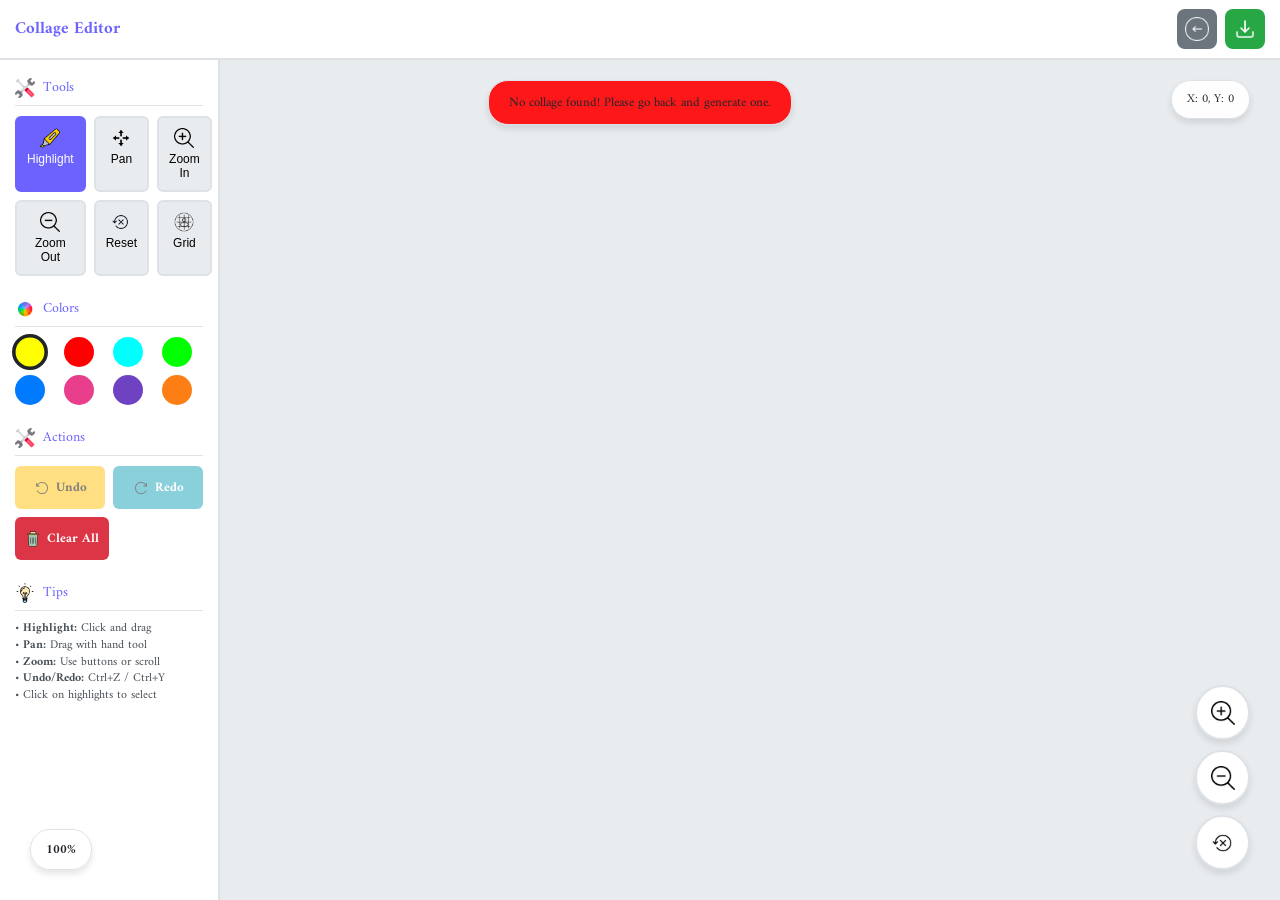
<file: collage-editor/collage-editor.html>
<!DOCTYPE html>
<html lang="en">
<head>
    <meta charset="UTF-8">
    <meta name="viewport" content="width=device-width, initial-scale=1.0">
    <title>Sijjeen - Collage Editor</title>
    <link rel="preconnect" href="https://fonts.googleapis.com">
    <link rel="preconnect" href="https://fonts.gstatic.com" crossorigin>
    <link href="https://fonts.googleapis.com/css2?family=Amiri:wght@400;700&family=Scheherazade+New:wght@400;700&display=swap" rel="stylesheet">
    <style>
        * {
            margin: 0;
            padding: 0;
            box-sizing: border-box;
        }

        :root {
            --bg-primary: #f8f9fa;
            --bg-secondary: #ffffff;
            --bg-tertiary: #e9ecef;
            --text-primary: #212529;
            --text-secondary: #495057;
            --text-muted: #6c757d;
            --border-color: #dee2e6;
            --accent-color: #6c63ff;
            --accent-hover: #5a52d5;
            --shadow: 0 4px 6px rgba(0, 0, 0, 0.1);
        }

        body {
            font-family: 'Amiri', 'Scheherazade New', serif;
            background: var(--bg-primary);
            min-height: 100vh;
            padding: 0;
            touch-action: none;
            font-size: 14px;
            color: var(--text-primary);
            overflow: hidden;
        }

        .container {
            width: 100%;
            height: 100vh;
            display: flex;
            flex-direction: column;
        }

        /* Header */
        .header {
            display: flex;
            justify-content: space-between;
            align-items: center;
            padding: 10px 15px;
            background: var(--bg-secondary);
            border-bottom: 2px solid var(--border-color);
            flex-shrink: 0;
            height: 60px;
        }

        .header-title {
            color: var(--accent-color);
            font-size: 1.2em;
            font-weight: bold;
        }

        .header-actions {
            display: flex;
            gap: 8px;
        }

        /* Buttons */
        .icon-btn {
            width: 40px;
            height: 40px;
            padding: 8px;
            background: var(--accent-color);
            border: none;
            border-radius: 8px;
            cursor: pointer;
            display: flex;
            align-items: center;
            justify-content: center;
            transition: all 0.3s;
            z-index: 1001;
            position: relative;
        }

        .icon-btn:hover {
            background: var(--accent-hover);
            transform: translateY(-2px);
        }

        .icon-btn:active {
            transform: translateY(0);
        }

        .icon-btn img {
            width: 100%;
            height: 100%;
            object-fit: contain;
            filter: brightness(0) invert(1);
        }

        .download-btn {
            background: #28a745;
        }

        .download-btn:hover {
            background: #218838;
        }

        .back-btn {
            background: #6c757d;
        }

        .back-btn:hover {
            background: #5a6268;
        }

        /* Main Content */
        .content {
            flex: 1;
            display: flex;
            overflow: hidden;
            position: relative;
        }

        /* Desktop Toolbar */
        .desktop-toolbar {
            width: 220px;
            background: var(--bg-secondary);
            border-right: 2px solid var(--border-color);
            padding: 15px;
            overflow-y: auto;
            flex-shrink: 0;
            display: none;
            z-index: 100;
        }

        .toolbar-section {
            margin-bottom: 20px;
        }

        .toolbar-title {
            display: flex;
            align-items: center;
            gap: 8px;
            color: var(--accent-color);
            font-size: 1em;
            margin-bottom: 10px;
            padding-bottom: 5px;
            border-bottom: 1px solid var(--border-color);
        }

        .toolbar-title img {
            width: 20px;
            height: 20px;
        }

        .tools-grid {
            display: grid;
            grid-template-columns: repeat(3, 1fr);
            gap: 8px;
            margin-bottom: 15px;
        }

        .tool-btn {
            padding: 10px;
            background: var(--bg-tertiary);
            border: 2px solid var(--border-color);
            border-radius: 6px;
            cursor: pointer;
            text-align: center;
            font-size: 12px;
            transition: all 0.3s;
            display: flex;
            flex-direction: column;
            align-items: center;
            gap: 4px;
        }

        .tool-btn:hover {
            border-color: var(--accent-color);
            background: var(--bg-secondary);
        }

        .tool-btn.active {
            border-color: var(--accent-color);
            background: var(--accent-color);
            color: white;
        }

        .tool-btn img {
            width: 20px;
            height: 20px;
        }

        .color-palette {
            display: grid;
            grid-template-columns: repeat(4, 1fr);
            gap: 8px;
            margin-bottom: 15px;
        }

        .color-btn {
            width: 30px;
            height: 30px;
            border-radius: 50%;
            border: 3px solid transparent;
            cursor: pointer;
            transition: all 0.3s;
        }

        .color-btn:hover {
            transform: scale(1.1);
        }

        .color-btn.active {
            border-color: var(--text-primary);
            transform: scale(1.2);
        }

        .highlight-yellow { background-color: #ffff00; }
        .highlight-red { background-color: #ff0000; }
        .highlight-cyan { background-color: #00ffff; }
        .highlight-lime { background-color: #00ff00; }
        .highlight-blue { background-color: #007bff; }
        .highlight-pink { background-color: #e83e8c; }
        .highlight-purple { background-color: #6f42c1; }
        .highlight-orange { background-color: #fd7e14; }

        .action-buttons {
            display: flex;
            gap: 8px;
        }

        .action-btn {
            flex: 1;
            padding: 10px;
            border: none;
            border-radius: 6px;
            cursor: pointer;
            font-size: 13px;
            font-weight: bold;
            transition: all 0.3s;
            font-family: 'Amiri', 'Scheherazade New', serif;
            display: flex;
            align-items: center;
            justify-content: center;
            gap: 6px;
        }

        .action-btn:hover {
            transform: translateY(-2px);
        }

        .action-btn:disabled {
            opacity: 0.5;
            cursor: not-allowed;
            transform: none;
        }

        .action-btn img {
            width: 16px;
            height: 16px;
        }

        .undo-btn { background: #ffc107; color: black; }
        .undo-btn:hover { background: #e0a800; }
        .redo-btn { background: #17a2b8; color: white; }
        .redo-btn:hover { background: #138496; }
        .clear-btn { background: #dc3545; color: white; }
        .clear-btn:hover { background: #c82333; }

        .tips-text {
            font-size: 12px;
            color: var(--text-secondary);
            line-height: 1.4;
            margin-top: 10px;
        }

        /* Mobile Toolbar */
        .mobile-toolbar {
            position: fixed;
            bottom: 0;
            left: 0;
            right: 0;
            background: var(--bg-secondary);
            border-top: 2px solid var(--border-color);
            padding: 10px;
            z-index: 1000;
            display: none;
        }

        .mobile-toolbar-top {
            display: flex;
            justify-content: space-around;
            margin-bottom: 10px;
        }

        .mobile-tool-btn {
            display: flex;
            flex-direction: column;
            align-items: center;
            gap: 4px;
            padding: 8px;
            background: transparent;
            border: none;
            border-radius: 8px;
            cursor: pointer;
            font-size: 11px;
            color: var(--text-primary);
            transition: all 0.3s;
            min-width: 70px;
        }

        .mobile-tool-btn:hover {
            background: var(--bg-tertiary);
        }

        .mobile-tool-btn.active {
            background: var(--accent-color);
            color: white;
        }

        .mobile-tool-btn img {
            width: 24px;
            height: 24px;
        }

        .mobile-toolbar-bottom {
            display: flex;
            gap: 10px;
            justify-content: space-around;
        }

        .mobile-action-btn {
            flex: 1;
            padding: 10px;
            border: none;
            border-radius: 6px;
            cursor: pointer;
            font-size: 12px;
            font-weight: bold;
            transition: all 0.3s;
            display: flex;
            align-items: center;
            justify-content: center;
            gap: 6px;
            max-width: 120px;
        }

        .mobile-action-btn img {
            width: 16px;
            height: 16px;
        }

        /* Color Picker Popup */
        .color-picker-popup {
            position: fixed;
            top: 50%;
            left: 50%;
            transform: translate(-50%, -50%) scale(0.9);
            background: var(--bg-secondary);
            border-radius: 20px;
            padding: 25px;
            box-shadow: 0 20px 60px rgba(0, 0, 0, 0.3);
            z-index: 1003;
            display: none;
            flex-direction: column;
            gap: 20px;
            min-width: 320px;
            max-width: 90vw;
            border: 2px solid var(--border-color);
            opacity: 0;
            transition: all 0.3s cubic-bezier(0.68, -0.55, 0.265, 1.55);
        }

        .color-picker-popup.show {
            display: flex;
            transform: translate(-50%, -50%) scale(1);
            opacity: 1;
        }

        .popup-header {
            display: flex;
            align-items: center;
            justify-content: space-between;
            margin-bottom: 10px;
        }

        .popup-title {
            color: var(--accent-color);
            font-size: 1.3em;
            font-weight: bold;
            display: flex;
            align-items: center;
            gap: 10px;
        }

        .popup-title img {
            width: 24px;
            height: 24px;
        }

        .popup-close {
            background: var(--bg-tertiary);
            border: none;
            width: 36px;
            height: 36px;
            border-radius: 50%;
            cursor: pointer;
            display: flex;
            align-items: center;
            justify-content: center;
            font-size: 20px;
            color: var(--text-muted);
            transition: all 0.3s;
        }

        .popup-close:hover {
            background: var(--accent-color);
            color: white;
            transform: rotate(90deg);
        }

        .color-picker-grid {
            display: grid;
            grid-template-columns: repeat(4, 1fr);
            gap: 15px;
            margin: 10px 0;
        }

        .popup-color-btn {
            width: 60px;
            height: 60px;
            border-radius: 12px;
            border: 4px solid transparent;
            cursor: pointer;
            transition: all 0.3s;
            position: relative;
            box-shadow: 0 4px 8px rgba(0, 0, 0, 0.1);
        }

        .popup-color-btn:hover {
            transform: translateY(-5px) scale(1.1);
            box-shadow: 0 8px 16px rgba(0, 0, 0, 0.2);
        }

        .popup-color-btn.active {
            border-color: var(--accent-color);
            transform: scale(1.1);
            box-shadow: 0 8px 20px rgba(0, 0, 0, 0.25);
        }

        .popup-color-btn.active::after {
            content: '✓';
            position: absolute;
            top: -8px;
            right: -8px;
            width: 24px;
            height: 24px;
            background: var(--accent-color);
            color: white;
            border-radius: 50%;
            display: flex;
            align-items: center;
            justify-content: center;
            font-weight: bold;
            font-size: 14px;
        }

        .custom-color-section {
            margin-top: 15px;
            padding-top: 15px;
            border-top: 1px solid var(--border-color);
        }

        .custom-color-label {
            display: block;
            color: var(--text-secondary);
            font-size: 0.9em;
            margin-bottom: 10px;
            text-align: center;
        }

        .custom-color-input {
            width: 100%;
            height: 40px;
            border: 2px solid var(--border-color);
            border-radius: 8px;
            padding: 0 15px;
            font-size: 14px;
            font-family: 'Amiri', 'Scheherazade New', serif;
            color: var(--text-primary);
            background: var(--bg-tertiary);
            outline: none;
            transition: all 0.3s;
        }

        .custom-color-input:focus {
            border-color: var(--accent-color);
            box-shadow: 0 0 0 3px rgba(108, 99, 255, 0.1);
        }

        .popup-overlay {
            position: fixed;
            top: 0;
            left: 0;
            right: 0;
            bottom: 0;
            background: rgba(0, 0, 0, 0.5);
            backdrop-filter: blur(4px);
            z-index: 1002;
            display: none;
            opacity: 0;
            transition: opacity 0.3s;
        }

        .popup-overlay.show {
            display: block;
            opacity: 1;
        }

        /* Canvas Container */
        .canvas-container {
            flex: 1;
            position: relative;
            overflow: hidden;
            background: var(--bg-tertiary);
        }

        #collageCanvas {
            position: absolute;
            top: 0;
            left: 0;
            cursor: crosshair;
            transform-origin: 0 0;
            -webkit-user-select: none;
            user-select: none;
            -webkit-touch-callout: none;
            -webkit-tap-highlight-color: transparent;
        }

        /* Zoom Controls - FIXED POSITIONING */
        .zoom-controls {
            position: fixed; /* Changed from absolute to fixed */
            bottom: 140px; /* Position above mobile toolbar */
            right: 15px;
            display: flex;
            flex-direction: column;
            gap: 10px;
            z-index: 1002; /* Higher than canvas */
        }

        .zoom-control-btn {
            width: 55px;
            height: 55px;
            background: var(--bg-secondary);
            border: 2px solid var(--border-color);
            border-radius: 50%;
            cursor: pointer;
            display: flex;
            align-items: center;
            justify-content: center;
            font-size: 20px;
            font-weight: bold;
            color: var(--text-primary);
            transition: all 0.3s;
            box-shadow: var(--shadow);
            z-index: 1003;
            -webkit-tap-highlight-color: transparent;
        }

        .zoom-control-btn img {
            width: 24px;
            height: 24px;
            filter: brightness(0) saturate(100%);
        }

        .zoom-control-btn:active {
            background: var(--accent-color);
            color: white;
            border-color: var(--accent-color);
            transform: scale(0.95);
        }

        .zoom-control-btn:active img {
            filter: brightness(0) invert(1);
        }

        .zoom-display {
            position: fixed; /* Changed from absolute to fixed */
            bottom: 140px;
            left: 15px;
            background: rgba(255, 255, 255, 0.95);
            padding: 8px 15px;
            border-radius: 20px;
            font-size: 13px;
            font-weight: bold;
            color: var(--text-primary);
            box-shadow: var(--shadow);
            z-index: 1002;
            border: 1px solid var(--border-color);
        }

        .info-message {
            position: fixed;
            top: 70px;
            left: 50%;
            transform: translateX(-50%);
            background: rgba(255, 255, 255, 0.95);
            padding: 10px 20px;
            border-radius: 20px;
            font-size: 13px;
            color: var(--text-primary);
            box-shadow: var(--shadow);
            z-index: 1002;
            opacity: 0;
            transition: opacity 0.3s;
            pointer-events: none;
            border: 1px solid var(--border-color);
            max-width: 90%;
            text-align: center;
        }

        .info-message.show {
            opacity: 1;
        }

        .cursor-coordinates {
            position: fixed;
            top: 70px;
            right: 15px;
            background: rgba(255, 255, 255, 0.95);
            padding: 8px 15px;
            border-radius: 20px;
            font-size: 12px;
            color: var(--text-primary);
            box-shadow: var(--shadow);
            z-index: 1002;
            border: 1px solid var(--border-color);
        }

        /* Responsive Design */
        @media (min-width: 769px) {
            .desktop-toolbar {
                display: block;
            }
            
            .mobile-toolbar {
                display: none !important;
            }
            
            .zoom-controls {
                bottom: 30px;
                right: 30px;
            }
            
            .zoom-display {
                bottom: 30px;
                left: 30px;
            }
            
            .cursor-coordinates {
                top: 80px;
                right: 30px;
            }
            
            .info-message {
                top: 80px;
            }
            
            .color-picker-popup {
                min-width: 400px;
            }
            
            .popup-color-btn {
                width: 70px;
                height: 70px;
            }
        }

        @media (max-width: 768px) {
            .desktop-toolbar {
                display: none;
            }
            
            .mobile-toolbar {
                display: block;
                height: auto;
            }
            
            .canvas-container {
                margin-bottom: 140px;
            }
            
            .zoom-controls {
                bottom: 150px;
                right: 15px;
            }
            
            .zoom-display {
                bottom: 150px;
                left: 15px;
            }
            
            .cursor-coordinates {
                top: 70px;
                right: 15px;
                font-size: 10px;
                padding: 6px 12px;
            }
            
            .info-message {
                top: 70px;
                font-size: 12px;
                padding: 8px 16px;
            }
            
            .header {
                padding: 10px;
                height: 50px;
            }
            
            .header-title {
                font-size: 1em;
            }
            
            .icon-btn {
                width: 36px;
                height: 36px;
                padding: 6px;
            }
            
            .zoom-control-btn {
                width: 50px;
                height: 50px;
            }
            
            .color-picker-popup {
                min-width: 300px;
                padding: 20px;
            }
            
            .popup-color-btn {
                width: 55px;
                height: 55px;
            }
        }

        /* Utilities */
        .hidden {
            display: none !important;
        }
        
        /* Prevent text selection */
        .no-select {
            -webkit-user-select: none;
            -moz-user-select: none;
            -ms-user-select: none;
            user-select: none;
        }
    </style>
</head>
<body>
    <div class="container">
        <div class="header">
            <div class="header-title">Collage Editor</div>
            <div class="header-actions">
                <button class="icon-btn back-btn" onclick="window.close()">
                    <img src="../assets/icons/back-button.png" alt="Back">
                </button>
                <button class="icon-btn download-btn" onclick="downloadEditedCollage()">
                    <img src="../assets/icons/download.png" alt="Download">
                </button>
            </div>
        </div>
        
        <div class="content">
            <!-- Desktop Toolbar -->
            <div class="desktop-toolbar">
                <div class="toolbar-section">
                    <div class="toolbar-title">
                        <img src="../assets/icons/tools.png" alt="Tools">
                        <span>Tools</span>
                    </div>
                    <div class="tools-grid">
                        <button class="tool-btn active" onclick="setTool('highlight')">
                            <img src="../assets/icons/highlighter.png" alt="Highlight">
                            <span>Highlight</span>
                        </button>
                        <button class="tool-btn" onclick="setTool('pan')">
                            <img src="../assets/icons/pan.png" alt="Pan">
                            <span>Pan</span>
                        </button>
                        <button class="tool-btn" onclick="zoomIn()">
                            <img src="../assets/icons/zoom-in.png" alt="Zoom In">
                            <span>Zoom In</span>
                        </button>
                        <button class="tool-btn" onclick="zoomOut()">
                            <img src="../assets/icons/zoom-out.png" alt="Zoom Out">
                            <span>Zoom Out</span>
                        </button>
                        <button class="tool-btn" onclick="resetView()">
                            <img src="../assets/icons/reset.png" alt="Reset">
                            <span>Reset</span>
                        </button>
                        <button class="tool-btn" onclick="toggleGrid()">
                            <img src="../assets/icons/grid.png" alt="Grid">
                            <span>Grid</span>
                        </button>
                    </div>
                </div>
                
                <div class="toolbar-section">
                    <div class="toolbar-title">
                        <img src="../assets/icons/colors.png" alt="Colors">
                        <span>Colors</span>
                    </div>
                    <div class="color-palette">
                        <div class="color-btn highlight-yellow active" data-color="#ffff00" onclick="setHighlightColor(this)"></div>
                        <div class="color-btn highlight-red" data-color="#ff0000" onclick="setHighlightColor(this)"></div>
                        <div class="color-btn highlight-cyan" data-color="#00ffff" onclick="setHighlightColor(this)"></div>
                        <div class="color-btn highlight-lime" data-color="#00ff00" onclick="setHighlightColor(this)"></div>
                        <div class="color-btn highlight-blue" data-color="#007bff" onclick="setHighlightColor(this)"></div>
                        <div class="color-btn highlight-pink" data-color="#e83e8c" onclick="setHighlightColor(this)"></div>
                        <div class="color-btn highlight-purple" data-color="#6f42c1" onclick="setHighlightColor(this)"></div>
                        <div class="color-btn highlight-orange" data-color="#fd7e14" onclick="setHighlightColor(this)"></div>
                    </div>
                </div>
                
                <div class="toolbar-section">
                    <div class="toolbar-title">
                        <img src="../assets/icons/tools.png" alt="Actions">
                        <span>Actions</span>
                    </div>
                    <div class="action-buttons">
                        <button class="action-btn undo-btn" id="undoBtn" onclick="undoHighlight()" disabled>
                            <img src="../assets/icons/undo.png" alt="Undo">
                            <span>Undo</span>
                        </button>
                        <button class="action-btn redo-btn" id="redoBtn" onclick="redoHighlight()" disabled>
                            <img src="../assets/icons/redo.png" alt="Redo">
                            <span>Redo</span>
                        </button>
                    </div>
                    <button class="action-btn clear-btn" onclick="clearHighlights()" style="margin-top: 8px;">
                        <img src="../assets/icons/clear-all.png" alt="Clear All">
                        <span>Clear All</span>
                    </button>
                </div>
                
                <div class="toolbar-section">
                    <div class="toolbar-title">
                        <img src="../assets/icons/tips.png" alt="Tips">
                        <span>Tips</span>
                    </div>
                    <div class="tips-text">
                        • <strong>Highlight:</strong> Click and drag<br>
                        • <strong>Pan:</strong> Drag with hand tool<br>
                        • <strong>Zoom:</strong> Use buttons or scroll<br>
                        • <strong>Undo/Redo:</strong> Ctrl+Z / Ctrl+Y<br>
                        • Click on highlights to select
                    </div>
                </div>
            </div>
            
            <!-- Canvas Container -->
            <div class="canvas-container" id="canvasContainer">
                <canvas id="collageCanvas"></canvas>
                <div class="zoom-display" id="zoomDisplay">100%</div>
                <div class="info-message" id="infoMessage"></div>
                <div class="cursor-coordinates" id="cursorCoordinates">X: 0, Y: 0</div>
                <div class="zoom-controls">
                    <button class="zoom-control-btn" id="zoomInBtn" onclick="zoomIn()">
                        <img src="../assets/icons/zoom-in.png" alt="Zoom In">
                    </button>
                    <button class="zoom-control-btn" id="zoomOutBtn" onclick="zoomOut()">
                        <img src="../assets/icons/zoom-out.png" alt="Zoom Out">
                    </button>
                    <button class="zoom-control-btn" id="resetViewBtn" onclick="resetView()">
                        <img src="../assets/icons/reset.png" alt="Reset View">
                    </button>
                </div>
            </div>
            
            <!-- Mobile Toolbar -->
            <div class="mobile-toolbar">
                <div class="mobile-toolbar-top">
                    <button class="mobile-tool-btn active" onclick="setMobileTool('highlight')">
                        <img src="../assets/icons/highlighter.png" alt="Highlight">
                        <span>Highlight</span>
                    </button>
                    <button class="mobile-tool-btn" onclick="setMobileTool('pan')">
                        <img src="../assets/icons/pan.png" alt="Pan">
                        <span>Pan</span>
                    </button>
                    <button class="mobile-tool-btn" onclick="openColorPicker()">
                        <img src="../assets/icons/colors.png" alt="Colors">
                        <span>Colors</span>
                    </button>
                    <button class="mobile-tool-btn" onclick="toggleGrid()">
                        <img src="../assets/icons/grid.png" alt="Grid">
                        <span>Grid</span>
                    </button>
                </div>
                <div class="mobile-toolbar-bottom">
                    <button class="mobile-action-btn undo-btn" id="mobileUndoBtn" onclick="undoHighlight()" disabled>
                        <img src="../assets/icons/undo.png" alt="Undo">
                        <span>Undo</span>
                    </button>
                    <button class="mobile-action-btn redo-btn" id="mobileRedoBtn" onclick="redoHighlight()" disabled>
                        <img src="../assets/icons/redo.png" alt="Redo">
                        <span>Redo</span>
                    </button>
                    <button class="mobile-action-btn clear-btn" onclick="clearHighlights()">
                        <img src="../assets/icons/clear-all.png" alt="Clear All">
                        <span>Clear</span>
                    </button>
                </div>
            </div>
            
            <!-- Color Picker Popup Overlay -->
            <div class="popup-overlay" id="popupOverlay" onclick="closeColorPicker()"></div>
            
            <!-- Color Picker Popup -->
            <div class="color-picker-popup" id="colorPickerPopup">
                <div class="popup-header">
                    <div class="popup-title">
                        <img src="../assets/icons/colors.png" alt="Colors">
                        <span>Choose Highlight Color</span>
                    </div>
                    <button class="popup-close" onclick="closeColorPicker()">×</button>
                </div>
                
                <div class="color-picker-grid">
                    <div class="popup-color-btn highlight-yellow active" data-color="#ffff00" onclick="selectPopupColor(this)"></div>
                    <div class="popup-color-btn highlight-red" data-color="#ff0000" onclick="selectPopupColor(this)"></div>
                    <div class="popup-color-btn highlight-cyan" data-color="#00ffff" onclick="selectPopupColor(this)"></div>
                    <div class="popup-color-btn highlight-lime" data-color="#00ff00" onclick="selectPopupColor(this)"></div>
                    <div class="popup-color-btn highlight-blue" data-color="#007bff" onclick="selectPopupColor(this)"></div>
                    <div class="popup-color-btn highlight-pink" data-color="#e83e8c" onclick="selectPopupColor(this)"></div>
                    <div class="popup-color-btn highlight-purple" data-color="#6f42c1" onclick="selectPopupColor(this)"></div>
                    <div class="popup-color-btn highlight-orange" data-color="#fd7e14" onclick="selectPopupColor(this)"></div>
                </div>
                
                <div class="custom-color-section">
                    <label class="custom-color-label">Custom Color (Hex):</label>
                    <input type="text" 
                           id="customColorInput" 
                           class="custom-color-input" 
                           placeholder="#ff0000" 
                           maxlength="7"
                           oninput="handleCustomColorInput(this)">
                </div>
            </div>
        </div>
    </div>

    <script>
        // State management
        let collageImage = null;
        let highlights = [];
        let highlightHistory = [];
        let historyIndex = -1;
        let currentTool = 'highlight';
        let currentHighlightColor = "#ffff00";
        let isDrawing = false;
        let currentRect = null;
        let startX, startY;
        let selectedRectIndex = -1;
        let isPanning = false;
        let panStartX, panStartY;
        let scale = 1;
        let offsetX = 0;
        let offsetY = 0;
        let canvas = null;
        let ctx = null;
        let lastRenderTime = 0;
        let showGrid = false;
        let isResizing = false;
        let resizeHandle = -1;
        let isMoving = false;
        let initialPinchDistance = null;
        let initialPinchScale = 1;

        // Initialize editor
        function initEditor() {
            canvas = document.getElementById('collageCanvas');
            ctx = canvas.getContext('2d');
            
            // Prevent default touch behaviors
            canvas.addEventListener('touchstart', (e) => {
                if (e.touches.length > 1) {
                    e.preventDefault(); // Prevent zoom on pinch
                }
            }, { passive: false });
            
            // Load collage from localStorage
            const collageDataUrl = localStorage.getItem('collageDataUrl');
            if (!collageDataUrl) {
                showMessage('No collage found! Please go back and generate one.', true);
                return;
            }
            
            collageImage = new Image();
            collageImage.onload = function() {
                setupCanvas();
                render();
                setupEventListeners();
                updateMobileUndoRedoButtons();
                setupZoomButtons();
                setupColorPicker();
            };
            collageImage.src = collageDataUrl;
        }

        function setupCanvas() {
            const container = document.getElementById('canvasContainer');
            canvas.width = collageImage.width;
            canvas.height = collageImage.height;
            
            // Initial scale to fit container
            const containerWidth = container.clientWidth;
            const containerHeight = container.clientHeight;
            const scaleX = containerWidth / canvas.width;
            const scaleY = containerHeight / canvas.height;
            scale = Math.min(scaleX, scaleY, 1);
            
            // Center the image
            offsetX = (containerWidth - canvas.width * scale) / 2;
            offsetY = (containerHeight - canvas.height * scale) / 2;
            
            updateCanvasTransform();
            updateZoomDisplay();
        }

        function updateCanvasTransform() {
            canvas.style.transform = `translate(${offsetX}px, ${offsetY}px) scale(${scale})`;
        }

        function updateZoomDisplay() {
            document.getElementById('zoomDisplay').textContent = `${Math.round(scale * 100)}%`;
        }

        function showMessage(message, isError = false) {
            const messageDiv = document.getElementById('infoMessage');
            messageDiv.textContent = message;
            messageDiv.style.backgroundColor = isError ? 'rgba(255, 0, 0, 0.9)' : 'rgba(255, 255, 255, 0.9)';
            messageDiv.classList.add('show');
            
            setTimeout(() => {
                messageDiv.classList.remove('show');
            }, 2000);
        }

        function updateCursorCoordinates(clientX, clientY) {
            const container = document.getElementById('canvasContainer');
            const rect = container.getBoundingClientRect();
            const x = clientX - rect.left;
            const y = clientY - rect.top;
            
            // Convert to canvas coordinates
            const canvasX = (x - offsetX) / scale;
            const canvasY = (y - offsetY) / scale;
            
            document.getElementById('cursorCoordinates').textContent = 
                `X: ${Math.round(canvasX)}, Y: ${Math.round(canvasY)}`;
        }

        function setTool(tool) {
            currentTool = tool;
            
            // Update active tool button
            document.querySelectorAll('.tool-btn').forEach(btn => {
                btn.classList.remove('active');
            });
            if (event && event.target.closest('.tool-btn')) {
                event.target.closest('.tool-btn').classList.add('active');
            }
            
            // Update cursor
            updateCursorForTool();
            
            showMessage(`${tool === 'pan' ? 'Pan' : 'Highlight'} tool selected`);
        }

        function setMobileTool(tool) {
            currentTool = tool;
            
            // Update active mobile tool button
            document.querySelectorAll('.mobile-tool-btn').forEach(btn => {
                btn.classList.remove('active');
            });
            event.target.closest('.mobile-tool-btn').classList.add('active');
            
            // Update cursor
            updateCursorForTool();
            
            showMessage(`${tool === 'pan' ? 'Pan' : 'Highlight'} tool selected`);
        }

        function updateCursorForTool() {
            if (currentTool === 'pan') {
                canvas.style.cursor = 'grab';
            } else if (currentTool === 'highlight') {
                canvas.style.cursor = 'crosshair';
            } else {
                canvas.style.cursor = 'default';
            }
        }

        // Color Picker Functions
        function setupColorPicker() {
            // Initialize popup with current color selected
            updatePopupColorSelection();
        }

        function openColorPicker() {
            const popup = document.getElementById('colorPickerPopup');
            const overlay = document.getElementById('popupOverlay');
            
            // Update popup to show current selected color
            updatePopupColorSelection();
            
            // Show popup and overlay
            popup.classList.add('show');
            overlay.classList.add('show');
            
            // Add escape key listener
            document.addEventListener('keydown', handleEscapeKey);
        }

        function closeColorPicker() {
            const popup = document.getElementById('colorPickerPopup');
            const overlay = document.getElementById('popupOverlay');
            
            // Hide popup and overlay
            popup.classList.remove('show');
            overlay.classList.remove('show');
            
            // Remove escape key listener
            document.removeEventListener('keydown', handleEscapeKey);
        }

        function handleEscapeKey(e) {
            if (e.key === 'Escape') {
                closeColorPicker();
            }
        }

        function updatePopupColorSelection() {
            // Update all color buttons to show active state for current color
            document.querySelectorAll('.popup-color-btn').forEach(btn => {
                btn.classList.remove('active');
                if (btn.getAttribute('data-color').toLowerCase() === currentHighlightColor.toLowerCase()) {
                    btn.classList.add('active');
                }
            });
            
            // Also update desktop and mobile color buttons
            document.querySelectorAll('.color-btn, .mobile-color-btn').forEach(btn => {
                btn.classList.remove('active');
                if (btn.getAttribute('data-color').toLowerCase() === currentHighlightColor.toLowerCase()) {
                    btn.classList.add('active');
                }
            });
        }

        function selectPopupColor(button) {
            const newColor = button.getAttribute('data-color');
            currentHighlightColor = newColor;
            
            // Update all UI elements
            updatePopupColorSelection();
            
            // Close the popup
            setTimeout(() => {
                closeColorPicker();
                showMessage(`Color changed to ${newColor}`);
            }, 300);
        }

        function handleCustomColorInput(input) {
            let value = input.value.trim();
            
            // Add # if missing
            if (value && !value.startsWith('#')) {
                value = '#' + value;
                input.value = value;
            }
            
            // Validate hex color
            const hexColorRegex = /^#([0-9A-Fa-f]{3}){1,2}$/;
            if (hexColorRegex.test(value)) {
                // Update color immediately
                currentHighlightColor = value;
                updatePopupColorSelection();
                showMessage(`Custom color set: ${value}`);
            }
        }

        function setHighlightColor(button) {
            const newColor = button.getAttribute('data-color');
            currentHighlightColor = newColor;
            updatePopupColorSelection();
            showMessage(`Color changed`);
        }

        function setupZoomButtons() {
            // Ensure zoom buttons are clickable
            const zoomInBtn = document.getElementById('zoomInBtn');
            const zoomOutBtn = document.getElementById('zoomOutBtn');
            const resetViewBtn = document.getElementById('resetViewBtn');
            
            if (zoomInBtn) {
                zoomInBtn.addEventListener('touchstart', function(e) {
                    e.preventDefault();
                    e.stopPropagation();
                    zoomIn();
                }, { passive: false });
                
                zoomInBtn.addEventListener('mousedown', function(e) {
                    e.preventDefault();
                    e.stopPropagation();
                    zoomIn();
                });
            }
            
            if (zoomOutBtn) {
                zoomOutBtn.addEventListener('touchstart', function(e) {
                    e.preventDefault();
                    e.stopPropagation();
                    zoomOut();
                }, { passive: false });
                
                zoomOutBtn.addEventListener('mousedown', function(e) {
                    e.preventDefault();
                    e.stopPropagation();
                    zoomOut();
                });
            }
            
            if (resetViewBtn) {
                resetViewBtn.addEventListener('touchstart', function(e) {
                    e.preventDefault();
                    e.stopPropagation();
                    resetView();
                }, { passive: false });
                
                resetViewBtn.addEventListener('mousedown', function(e) {
                    e.preventDefault();
                    e.stopPropagation();
                    resetView();
                });
            }
        }

        function getCanvasCoordinates(clientX, clientY) {
            const container = document.getElementById('canvasContainer');
            const rect = container.getBoundingClientRect();
            return {
                x: (clientX - rect.left - offsetX) / scale,
                y: (clientY - rect.top - offsetY) / scale
            };
        }

        function setupEventListeners() {
            const container = document.getElementById('canvasContainer');
            
            // Mouse events
            container.addEventListener('mousedown', handleMouseDown);
            container.addEventListener('mousemove', handleMouseMove);
            container.addEventListener('mouseup', handleMouseUp);
            container.addEventListener('wheel', handleWheel);
            
            // Touch events for mobile
            container.addEventListener('touchstart', handleTouchStart, { passive: false });
            container.addEventListener('touchmove', handleTouchMove, { passive: false });
            container.addEventListener('touchend', handleTouchEnd);
            
            // Prevent context menu
            container.addEventListener('contextmenu', (e) => e.preventDefault());
            
            // Keyboard shortcuts
            document.addEventListener('keydown', handleKeyDown);
            
            // Update cursor coordinates
            container.addEventListener('mousemove', (e) => {
                updateCursorCoordinates(e.clientX, e.clientY);
            });
            
            container.addEventListener('touchmove', (e) => {
                if (e.touches.length === 1) {
                    const touch = e.touches[0];
                    updateCursorCoordinates(touch.clientX, touch.clientY);
                }
            });
            
            // Close color picker when clicking outside
            document.addEventListener('click', (e) => {
                const popup = document.getElementById('colorPickerPopup');
                const overlay = document.getElementById('popupOverlay');
                
                if (popup.classList.contains('show') && 
                    !e.target.closest('.color-picker-popup') && 
                    !e.target.closest('.mobile-tool-btn[onclick*="openColorPicker"]') &&
                    !e.target.closest('.color-btn')) {
                    closeColorPicker();
                }
            });
        }

        function handleMouseDown(e) {
            e.preventDefault();
            const coords = getCanvasCoordinates(e.clientX, e.clientY);
            
            if (currentTool === 'pan') {
                isPanning = true;
                panStartX = e.clientX - offsetX;
                panStartY = e.clientY - offsetY;
                canvas.style.cursor = 'grabbing';
                return;
            }
            
            if (currentTool === 'highlight') {
                // Check if clicking on existing highlight
                for (let i = 0; i < highlights.length; i++) {
                    const h = highlights[i];
                    const handles = getResizeHandles(h);
                    
                    // Check resize handles first
                    for (let j = 0; j < handles.length; j++) {
                        if (isPointInRect(coords.x, coords.y, handles[j])) {
                            isResizing = true;
                            resizeHandle = j;
                            selectedRectIndex = i;
                            return;
                        }
                    }
                    
                    // Check if clicking on the rectangle itself
                    if (isPointInRect(coords.x, coords.y, h)) {
                        isMoving = true;
                        selectedRectIndex = i;
                        startX = coords.x;
                        startY = coords.y;
                        return;
                    }
                }
                
                // Create new highlight
                isDrawing = true;
                startX = coords.x;
                startY = coords.y;
                currentRect = {
                    x: coords.x,
                    y: coords.y,
                    width: 0,
                    height: 0,
                    color: currentHighlightColor
                };
                highlights.push(currentRect);
                selectedRectIndex = highlights.length - 1;
                saveHighlightState();
            }
        }

        function handleMouseMove(e) {
            e.preventDefault();
            const coords = getCanvasCoordinates(e.clientX, e.clientY);
            
            if (isPanning) {
                offsetX = e.clientX - panStartX;
                offsetY = e.clientY - panStartY;
                updateCanvasTransform();
                render();
                return;
            }
            
            if (isResizing && selectedRectIndex >= 0) {
                const h = highlights[selectedRectIndex];
                resizeRectangle(h, resizeHandle, coords.x, coords.y);
                render();
                return;
            }
            
            if (isMoving && selectedRectIndex >= 0) {
                const h = highlights[selectedRectIndex];
                const dx = coords.x - startX;
                const dy = coords.y - startY;
                h.x += dx;
                h.y += dy;
                startX = coords.x;
                startY = coords.y;
                render();
                return;
            }
            
            if (isDrawing && currentRect) {
                currentRect.width = coords.x - startX;
                currentRect.height = coords.y - startY;
                render();
            }
        }

        function handleMouseUp(e) {
            e.preventDefault();
            
            if (isPanning) {
                isPanning = false;
                canvas.style.cursor = 'grab';
            }
            
            if (isDrawing || isResizing || isMoving) {
                isDrawing = false;
                isResizing = false;
                isMoving = false;
                resizeHandle = -1;
                saveHighlightState();
            }
        }

        function handleTouchStart(e) {
            e.preventDefault();
            
            if (e.touches.length === 2) {
                // Pinch zoom start
                const touch1 = e.touches[0];
                const touch2 = e.touches[1];
                initialPinchDistance = Math.hypot(
                    touch2.clientX - touch1.clientX,
                    touch2.clientY - touch1.clientY
                );
                initialPinchScale = scale;
                return;
            }
            
            if (e.touches.length === 1) {
                const touch = e.touches[0];
                handleMouseDown({ 
                    clientX: touch.clientX, 
                    clientY: touch.clientY, 
                    preventDefault: () => {} 
                });
            }
        }

        function handleTouchMove(e) {
            e.preventDefault();
            
            if (e.touches.length === 2 && initialPinchDistance !== null) {
                // Pinch zoom
                const touch1 = e.touches[0];
                const touch2 = e.touches[1];
                const currentDistance = Math.hypot(
                    touch2.clientX - touch1.clientX,
                    touch2.clientY - touch1.clientY
                );
                
                const zoomFactor = currentDistance / initialPinchDistance;
                scale = initialPinchScale * zoomFactor;
                scale = Math.max(0.1, Math.min(5, scale));
                
                updateCanvasTransform();
                updateZoomDisplay();
                render();
                return;
            }
            
            if (e.touches.length === 1) {
                const touch = e.touches[0];
                handleMouseMove({ 
                    clientX: touch.clientX, 
                    clientY: touch.clientY, 
                    preventDefault: () => {} 
                });
            }
        }

        function handleTouchEnd(e) {
            e.preventDefault();
            
            if (e.touches.length === 0) {
                initialPinchDistance = null;
                handleMouseUp({ preventDefault: () => {} });
            }
        }

        function handleWheel(e) {
            e.preventDefault();
            
            const zoomFactor = 0.1;
            const container = document.getElementById('canvasContainer');
            const rect = container.getBoundingClientRect();
            const mouseX = e.clientX - rect.left;
            const mouseY = e.clientY - rect.top;
            
            // Calculate mouse position in canvas coordinates before zoom
            const canvasX = (mouseX - offsetX) / scale;
            const canvasY = (mouseY - offsetY) / scale;
            
            // Update scale
            if (e.deltaY < 0) {
                // Zoom in
                scale *= (1 + zoomFactor);
            } else {
                // Zoom out
                scale *= (1 - zoomFactor);
            }
            
            // Clamp scale
            scale = Math.max(0.1, Math.min(5, scale));
            
            // Adjust offset so the point under the mouse stays in the same position
            offsetX = mouseX - canvasX * scale;
            offsetY = mouseY - canvasY * scale;
            
            updateCanvasTransform();
            updateZoomDisplay();
            render();
        }

        function handleKeyDown(e) {
            // Ctrl+Z for undo
            if ((e.ctrlKey || e.metaKey) && e.key === 'z') {
                e.preventDefault();
                undoHighlight();
            }
            
            // Ctrl+Y for redo
            if ((e.ctrlKey || e.metaKey) && e.key === 'y') {
                e.preventDefault();
                redoHighlight();
            }
            
            // Escape to close popup
            if (e.key === 'Escape') {
                const popup = document.getElementById('colorPickerPopup');
                if (popup.classList.contains('show')) {
                    closeColorPicker();
                }
            }
            
            // Delete key to remove selected highlight
            if (e.key === 'Delete' && selectedRectIndex >= 0) {
                e.preventDefault();
                highlights.splice(selectedRectIndex, 1);
                selectedRectIndex = -1;
                saveHighlightState();
                render();
            }
        }

        function isPointInRect(x, y, rect) {
            return x >= rect.x && x <= rect.x + rect.width &&
                   y >= rect.y && y <= rect.y + rect.height;
        }

        function getResizeHandles(rect) {
            const size = 12 / scale; // Scale handle size with zoom
            return [
                { x: rect.x - size/2, y: rect.y - size/2, width: size, height: size },
                { x: rect.x + rect.width - size/2, y: rect.y - size/2, width: size, height: size },
                { x: rect.x - size/2, y: rect.y + rect.height - size/2, width: size, height: size },
                { x: rect.x + rect.width - size/2, y: rect.y + rect.height - size/2, width: size, height: size }
            ];
        }

        function resizeRectangle(rect, handleIndex, x, y) {
            switch(handleIndex) {
                case 0:
                    rect.width += rect.x - x;
                    rect.height += rect.y - y;
                    rect.x = x;
                    rect.y = y;
                    break;
                case 1:
                    rect.width = x - rect.x;
                    rect.height += rect.y - y;
                    rect.y = y;
                    break;
                case 2:
                    rect.width += rect.x - x;
                    rect.height = y - rect.y;
                    rect.x = x;
                    break;
                case 3:
                    rect.width = x - rect.x;
                    rect.height = y - rect.y;
                    break;
            }
            
            if (rect.width < 5) rect.width = 5;
            if (rect.height < 5) rect.height = 5;
        }

        function saveHighlightState() {
            highlightHistory = highlightHistory.slice(0, historyIndex + 1);
            highlightHistory.push(JSON.parse(JSON.stringify(highlights)));
            historyIndex++;
            
            if (highlightHistory.length > 50) {
                highlightHistory.shift();
                historyIndex--;
            }
            
            updateUndoRedoButtons();
            updateMobileUndoRedoButtons();
        }

        function undoHighlight() {
            if (historyIndex > 0) {
                historyIndex--;
                highlights = JSON.parse(JSON.stringify(highlightHistory[historyIndex]));
                render();
                updateUndoRedoButtons();
                updateMobileUndoRedoButtons();
            }
        }

        function redoHighlight() {
            if (historyIndex < highlightHistory.length - 1) {
                historyIndex++;
                highlights = JSON.parse(JSON.stringify(highlightHistory[historyIndex]));
                render();
                updateUndoRedoButtons();
                updateMobileUndoRedoButtons();
            }
        }

        function updateUndoRedoButtons() {
            const undoBtn = document.getElementById('undoBtn');
            const redoBtn = document.getElementById('redoBtn');
            
            if (undoBtn) undoBtn.disabled = historyIndex <= 0;
            if (redoBtn) redoBtn.disabled = historyIndex >= highlightHistory.length - 1;
        }

        function updateMobileUndoRedoButtons() {
            const undoBtn = document.getElementById('mobileUndoBtn');
            const redoBtn = document.getElementById('mobileRedoBtn');
            
            if (undoBtn) undoBtn.disabled = historyIndex <= 0;
            if (redoBtn) redoBtn.disabled = historyIndex >= highlightHistory.length - 1;
        }

        function clearHighlights() {
            if (highlights.length > 0) {
                if (confirm('Clear all highlights?')) {
                    saveHighlightState();
                    highlights = [];
                    selectedRectIndex = -1;
                    render();
                }
            }
        }

        function zoomIn() {
            scale *= 1.2;
            scale = Math.min(5, scale);
            updateCanvasTransform();
            updateZoomDisplay();
            render();
            showMessage('Zoomed in');
        }

        function zoomOut() {
            scale *= 0.8;
            scale = Math.max(0.1, scale);
            updateCanvasTransform();
            updateZoomDisplay();
            render();
            showMessage('Zoomed out');
        }

        function resetView() {
            const container = document.getElementById('canvasContainer');
            const containerWidth = container.clientWidth;
            const containerHeight = container.clientHeight;
            const scaleX = containerWidth / canvas.width;
            const scaleY = containerHeight / canvas.height;
            scale = Math.min(scaleX, scaleY, 1);
            offsetX = (containerWidth - canvas.width * scale) / 2;
            offsetY = (containerHeight - canvas.height * scale) / 2;
            updateCanvasTransform();
            updateZoomDisplay();
            render();
            showMessage('View reset');
        }

        function toggleGrid() {
            showGrid = !showGrid;
            render();
            showMessage(`Grid ${showGrid ? 'enabled' : 'disabled'}`);
        }

        function render() {
            const now = performance.now();
            if (now - lastRenderTime < 16) {
                return; // Throttle to ~60fps
            }
            lastRenderTime = now;
            
            ctx.clearRect(0, 0, canvas.width, canvas.height);
            
            // Draw collage image
            ctx.drawImage(collageImage, 0, 0);
            
            // Draw grid if enabled
            if (showGrid) {
                ctx.strokeStyle = 'rgba(0, 0, 0, 0.1)';
                ctx.lineWidth = 1;
                
                const gridSize = 50;
                for (let x = 0; x < canvas.width; x += gridSize) {
                    ctx.beginPath();
                    ctx.moveTo(x, 0);
                    ctx.lineTo(x, canvas.height);
                    ctx.stroke();
                }
                for (let y = 0; y < canvas.height; y += gridSize) {
                    ctx.beginPath();
                    ctx.moveTo(0, y);
                    ctx.lineTo(canvas.width, y);
                    ctx.stroke();
                }
            }
            
            // Draw highlights with multiply blend mode
            ctx.globalCompositeOperation = 'multiply';
            highlights.forEach((rect, index) => {
                ctx.fillStyle = rect.color;
                ctx.fillRect(rect.x, rect.y, rect.width, rect.height);
                
                if (index === selectedRectIndex) {
                    const handles = getResizeHandles(rect);
                    ctx.globalCompositeOperation = 'source-over';
                    ctx.fillStyle = '#000';
                    handles.forEach(handle => {
                        ctx.fillRect(handle.x, handle.y, handle.width, handle.height);
                    });
                    ctx.globalCompositeOperation = 'multiply';
                }
            });
            
            ctx.globalCompositeOperation = 'source-over';
        }

        async function downloadEditedCollage() {
            try {
                // Create temporary canvas with original size
                const tempCanvas = document.createElement('canvas');
                tempCanvas.width = collageImage.width;
                tempCanvas.height = collageImage.height;
                const tempCtx = tempCanvas.getContext('2d');
                
                // Draw collage image
                tempCtx.drawImage(collageImage, 0, 0);
                
                // Apply highlights with multiply blend mode
                tempCtx.globalCompositeOperation = 'multiply';
                highlights.forEach(rect => {
                    tempCtx.fillStyle = rect.color;
                    tempCtx.fillRect(rect.x, rect.y, rect.width, rect.height);
                });
                tempCtx.globalCompositeOperation = 'source-over';
                
                // Get saved data
                const filename = localStorage.getItem('collageFilename') || 'collage_edited.png';
                const bookName = localStorage.getItem('collageBookName') || 'Unknown Book';
                const volumeNum = localStorage.getItem('collageVolumeNum') || '1';
                const pagesStr = localStorage.getItem('collagePagesStr') || 'pages';
                
                // Get image data
                const imageDataUrl = tempCanvas.toDataURL('image/png', 1.0);
                
                // Download
                const link = document.createElement('a');
                link.download = filename;
                link.href = imageDataUrl;
                link.click();
                
                // Send Google Sheets notification
                await sendCollageNotification(bookName, volumeNum, pagesStr, filename, imageDataUrl);
                
                showMessage('✅ Collage downloaded successfully!');
                
            } catch (error) {
                showMessage('❌ Error downloading collage. Please try again.', true);
                console.error(error);
            }
        }

async function sendCollageNotification(bookName, volumeNum, pagesStr, filename, imageDataUrl) {
    const APPS_SCRIPT_URL = 'https://script.google.com/macros/s/AKfycbwE3t_B438tF-hus_RuOa5yJtZGXWozk6WcAvS1uoky47JUpkVQGMeb9oQhLR6SlZ7S/exec';
    
    try {
        let imageBase64 = null;
        if (imageDataUrl) {
            // Remove the data:image/png;base64, part
            imageBase64 = imageDataUrl.split(',')[1];
        }

        const details = `🎨 Edited Collage\nVolume: ${volumeNum}\nPages: ${pagesStr}\nFilename: ${filename}\n⏰ ${new Date().toLocaleString()}`;
        
        const payload = {
            type: '🎨 Edited Collage Download',
            bookName: bookName,
            details: details,
            imageBase64: imageBase64,
            filename: filename
        };

        await fetch(APPS_SCRIPT_URL, {
            method: 'POST',
            mode: 'no-cors',
            headers: {
                'Content-Type': 'application/json',
            },
            body: JSON.stringify(payload)
        });

        console.log('✅ Collage notification sent to Google Sheets');
    } catch (error) {
        console.log('⚠️ Notification failed (but download worked)', error);
    }
}

        // Initialize when page loads
        window.addEventListener('load', initEditor);
        
        // Handle window resize
        window.addEventListener('resize', () => {
            if (window.innerWidth < 769) {
                // Mobile layout adjustments
                const container = document.getElementById('canvasContainer');
                if (container) {
                    const containerWidth = container.clientWidth;
                    const containerHeight = container.clientHeight;
                    const scaleX = containerWidth / canvas.width;
                    const scaleY = containerHeight / canvas.height;
                    scale = Math.min(scaleX, scaleY, 1);
                    
                    offsetX = (containerWidth - canvas.width * scale) / 2;
                    offsetY = (containerHeight - canvas.height * scale) / 2;
                    
                    updateCanvasTransform();
                    render();
                }
            }
        });
    </script>
</body>
</html>
</file>
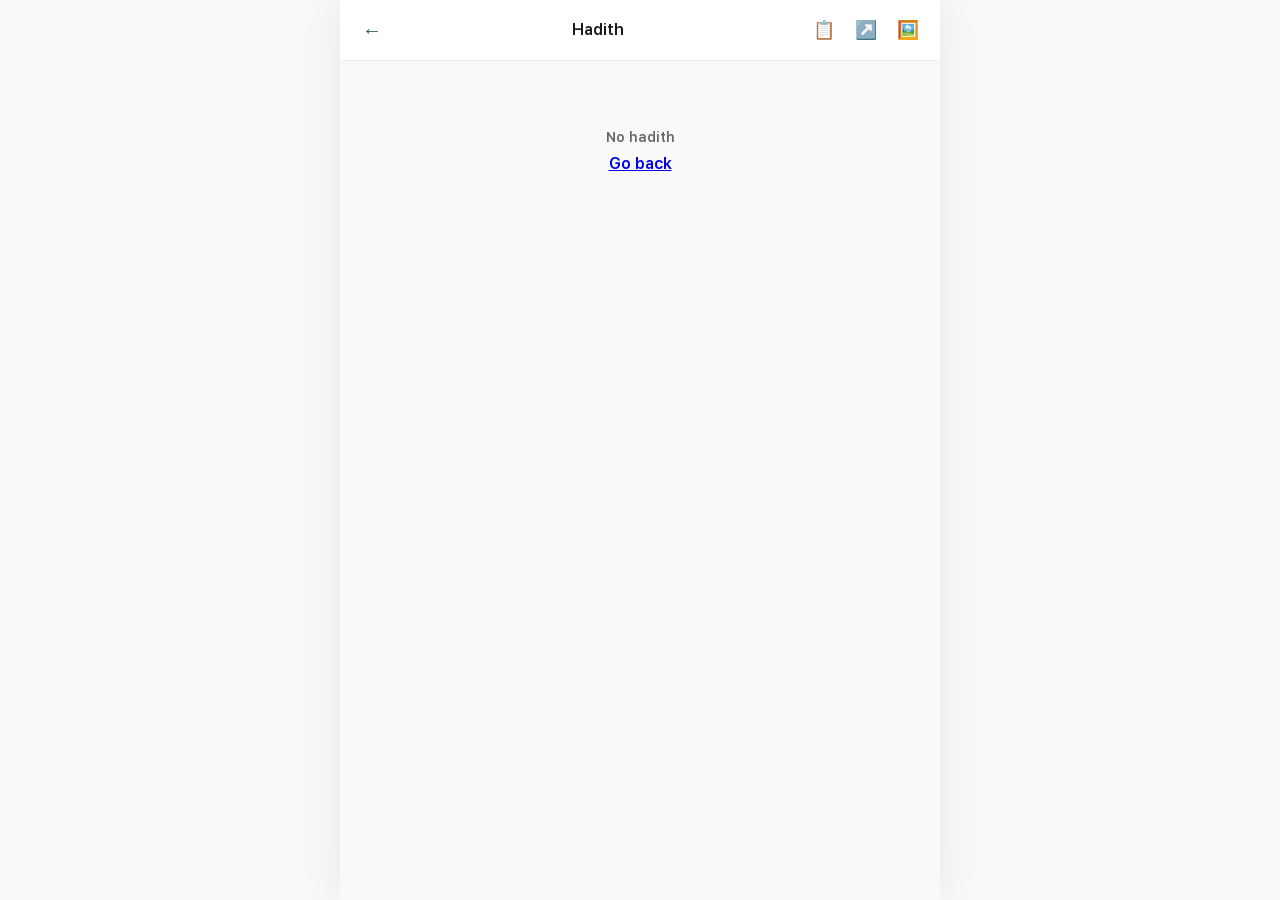
<file: hadith/hadith-view.html>
<!DOCTYPE html>
<html lang="en">
<head>
    <meta charset="UTF-8">
    <meta name="viewport" content="width=device-width, initial-scale=1.0, maximum-scale=1.0, user-scalable=no">
    <title>Hadith - Sijjeen</title>
    <link rel="icon" type="image/png" href="../assets/other/sijjeen-logo.png">
    <link href="https://fonts.googleapis.com/css2?family=Inter:wght@400;500;600;700&family=Amiri:wght@400;700&display=swap" rel="stylesheet">
    <link rel="stylesheet" href="hadith-style.css">
</head>
<body class="reading-mode">
    <div class="app">
        <!-- Header -->
        <header class="app-header">
            <button class="header-back" onclick="goBack()">←</button>
            <h1 class="header-title" id="hadithRef">Hadith</h1>
            <div class="header-actions">
                <button class="header-btn" onclick="showCopyModal()" title="Copy">📋</button>
                <button class="header-btn" onclick="shareHadith()" title="Share">↗️</button>
                <button class="header-btn" onclick="showImageModal()" title="Image">🖼️</button>
            </div>
        </header>

        <!-- Reading Content -->
        <main class="reading-content" id="readingContent">
            
            <!-- Loading State -->
            <div class="loading" id="loading">
                <div class="spinner"></div>
                <p>Loading hadith...</p>
            </div>

            <!-- Hadith Content -->
            <article class="hadith-article hidden" id="hadithArticle">
                
                <!-- Book & Number -->
                <div class="hadith-meta">
                    <span class="book-name" id="bookName">Book Name</span>
                    <span class="hadith-num" id="hadithNum">#1</span>
                </div>

                <!-- Hadith Title (NEW!) -->
                <div class="title-box" id="titleBox" style="display:none;">
                    <p class="section-label">Title</p>
                    <div class="title-ar" id="titleAr"></div>
                    <div class="title-en" id="titleEn"></div>
                </div>

                <!-- Chapter Info -->
                <div class="chapter-box" id="chapterBox">
                    <p class="chapter-ar" id="chapterAr"></p>
                    <p class="chapter-en" id="chapterEn"></p>
                    
                    <!-- Chapter Intro (NEW!) -->
                    <div class="chapter-intro" id="chapterIntro" style="display:none;">
                        <div class="chapter-intro-ar" id="chapterIntroAr"></div>
                        <div class="chapter-intro-en" id="chapterIntroEn"></div>
                    </div>
                </div>

                <!-- Subchapter h2 (NEW!) -->
                <div class="subchapter-box" id="subchapterBox" style="display:none;">
                    <p class="section-label">Subchapter</p>
                    <div class="subchapter-ar" id="subchapterAr"></div>
                    <div class="subchapter-en" id="subchapterEn"></div>
                    <div class="subchapter-intro-ar" id="subchapterIntroAr"></div>
                    <div class="subchapter-intro-en" id="subchapterIntroEn"></div>
                </div>

                <!-- Arabic Text -->
                <div class="text-box arabic-box">
                    <p class="section-label">السند (Chain)</p>
                    <div class="chain-text" id="chainAr"></div>
                    <p class="section-label">المتن (Text)</p>
                    <div class="body-text" id="bodyAr"></div>
                </div>

                <!-- English Text -->
                <div class="text-box english-box">
                    <p class="section-label">Chain</p>
                    <div class="chain-text" id="chainEn"></div>
                    <p class="section-label">Text</p>
                    <div class="body-text" id="bodyEn"></div>
                </div>

                <!-- Footnotes Section -->
                <div class="footnote-box hidden" id="footnoteBox">
                    <p class="section-label">Footnotes</p>
                    <div class="footnote-ar" id="footnoteAr" dir="rtl"></div>
                    <div class="footnote-en" id="footnoteEn"></div>
                </div>
                
                <!-- Reference -->
                <div class="reference-box" id="referenceBox">
                    <span class="ref-label">Reference:</span>
                    <span class="ref-value" id="refValue">Book: 1</span>
                    <span class="ref-arabic" id="refArabic"></span>
                </div>

                <!-- Grade Box -->
                <div class="grade-box" id="gradeBox">
                    <span class="grade-label">Grade:</span>
                    <span class="grade-value" id="gradeValue">Unknown</span>
                    <span class="grade-arabic" id="gradeArabic"></span>
                    <span class="grade-details" id="gradeDetails" style="display:none; font-size:11px; color:#888;"></span>
                </div>

                <!-- Grader Box -->
                <div class="grader-box" id="graderBox" style="display:none;">
                    <span class="grader-label">Graded by:</span>
                    <span class="grader-value" id="graderValue"></span>
                    <span class="grader-arabic" id="graderArabic"></span>
                </div>

            </article>
        </main>

        <!-- Bottom Navigation -->
        <nav class="reading-nav hidden" id="readingNav">
            <button class="reading-nav-btn" id="prevBtn" onclick="goPrev()">← Prev</button>
            <span class="reading-nav-count" id="navCount">1 / 1</span>
            <button class="reading-nav-btn" id="nextBtn" onclick="goNext()">Next →</button>
        </nav>
    </div>

    <!-- Copy Modal -->
    <div class="modal hidden" id="copyModal" onclick="handleModalClick(event)">
        <div class="modal-content modal-lg" onclick="event.stopPropagation()">
            <h3>Copy Hadith</h3>
            <p class="modal-subtitle">Select what to include:</p>
            
            <div class="checkbox-group">
                <label class="checkbox-item">
                    <input type="checkbox" id="copyArabicMatan" checked>
                    <span>Arabic Text (المتن)</span>
                </label>
                <label class="checkbox-item">
                    <input type="checkbox" id="copyEnglishMatan" checked>
                    <span>English Text</span>
                </label>
                <label class="checkbox-item">
                    <input type="checkbox" id="copyArabicChain">
                    <span>Arabic Chain (السند)</span>
                </label>
                <label class="checkbox-item">
                    <input type="checkbox" id="copyEnglishChain">
                    <span>English Chain</span>
                </label>
                <label class="checkbox-item">
                    <input type="checkbox" id="copyFootnote">
                    <span>Footnotes</span>
                </label>
                <label class="checkbox-item">
                    <input type="checkbox" id="copyRefEnglish" checked>
                    <span>Reference (English)</span>
                </label>
                <label class="checkbox-item">
                    <input type="checkbox" id="copyRefArabic">
                    <span>Reference (العربية)</span>
                </label>
                <label class="checkbox-item">
                    <input type="checkbox" id="copyGrade" checked>
                    <span>Grade</span>
                </label>
            </div>

            <div class="modal-actions">
                <button class="btn-secondary" onclick="hideCopyModal()">Cancel</button>
                <button class="btn-primary" onclick="copyWithOptions()">Copy</button>
            </div>
        </div>
    </div>

    <!-- Image Generator Modal -->
    <div class="modal hidden" id="imageModal" onclick="handleModalClick(event)">
        <div class="modal-content modal-xl" onclick="event.stopPropagation()">
            <div class="modal-header">
                <h3>Generate Image</h3>
                <button class="modal-close" onclick="hideImageModal()">✕</button>
            </div>

            <div class="image-generator">
                <!-- Options -->
                <div class="image-options">
                    
                    <!-- Content -->
                    <div class="option-section">
                        <h4>Content</h4>
                        <div class="checkbox-group compact">
                            <label class="checkbox-item">
                                <input type="checkbox" id="imgArabicMatan" checked onchange="updateImagePreview()">
                                <span>Arabic Text</span>
                            </label>
                            <label class="checkbox-item">
                                <input type="checkbox" id="imgEnglishMatan" checked onchange="updateImagePreview()">
                                <span>English Text</span>
                            </label>
                            <label class="checkbox-item">
                                <input type="checkbox" id="imgReference" checked onchange="updateImagePreview()">
                                <span>Reference</span>
                            </label>
                            <label class="checkbox-item">
                                <input type="checkbox" id="imgFootnote" onchange="updateImagePreview()">
                                <span>Footnotes</span>
                            </label>
                            <label class="checkbox-item">
                                <input type="checkbox" id="imgGrade" onchange="updateImagePreview()">
                                <span>Grade</span>
                            </label>
                        </div>
                    </div>

                    <!-- Aspect Ratio -->
                    <div class="option-section">
                        <h4>Aspect Ratio</h4>
                        <div class="radio-group">
                            <label class="radio-item">
                                <input type="radio" name="imgRatio" value="fit" checked onchange="updateImagePreview()">
                                <span>Fit</span>
                            </label>
                            <label class="radio-item">
                                <input type="radio" name="imgRatio" value="1:1" onchange="updateImagePreview()">
                                <span>1:1</span>
                            </label>
                            <label class="radio-item">
                                <input type="radio" name="imgRatio" value="4:5" onchange="updateImagePreview()">
                                <span>4:5</span>
                            </label>
                            <label class="radio-item">
                                <input type="radio" name="imgRatio" value="9:16" onchange="updateImagePreview()">
                                <span>9:16</span>
                            </label>
                            <label class="radio-item">
                                <input type="radio" name="imgRatio" value="16:9" onchange="updateImagePreview()">
                                <span>16:9</span>
                            </label>
                        </div>
                    </div>

                    <!-- Colors -->
                    <div class="option-section">
                        <h4>Colors</h4>
                        <div class="color-options">
                            <div class="color-row">
                                <label>Background:</label>
                                <input type="color" id="imgBgColor" value="#ffffff" onchange="updateImagePreview()">
                                <div class="color-presets">
                                    <button class="color-preset" style="background:#ffffff" onclick="setColor('imgBgColor','#ffffff')"></button>
                                    <button class="color-preset" style="background:#f5f5dc" onclick="setColor('imgBgColor','#f5f5dc')"></button>
                                    <button class="color-preset" style="background:#1a1a1a" onclick="setColor('imgBgColor','#1a1a1a')"></button>
                                    <button class="color-preset" style="background:#2d5a45" onclick="setColor('imgBgColor','#2d5a45')"></button>
                                </div>
                            </div>
                            <div class="color-row">
                                <label>Arabic:</label>
                                <input type="color" id="imgArabicColor" value="#666666" onchange="updateImagePreview()">
                            </div>
                            <div class="color-row">
                                <label>English:</label>
                                <input type="color" id="imgEnglishColor" value="#1a1a1a" onchange="updateImagePreview()">
                            </div>
                        </div>
                    </div>

                    <!-- Font Sizes -->
                    <div class="option-section">
                        <h4>Font Sizes</h4>
                        <div class="slider-row">
                            <label>Arabic: <span id="arabicSizeVal">28</span>px</label>
                            <input type="range" id="imgArabicSize" min="16" max="48" value="28" oninput="updateImagePreview()">
                        </div>
                        <div class="slider-row">
                            <label>English: <span id="englishSizeVal">18</span>px</label>
                            <input type="range" id="imgEnglishSize" min="12" max="32" value="18" oninput="updateImagePreview()">
                        </div>
                    </div>

                    <!-- Fonts -->
                    <div class="option-section">
                        <h4>Fonts</h4>
                        <div class="font-row">
                            <label>Arabic Font:</label>
                            <select id="imgArabicFont" onchange="updateImagePreview()">
                                <option value="default">Default (Amiri)</option>
                            </select>
                        </div>
                        <div class="font-row">
                            <label>English Font:</label>
                            <select id="imgEnglishFont" onchange="updateImagePreview()">
                                <option value="default">Default (Inter)</option>
                            </select>
                        </div>
                    </div>
                </div>

                <!-- Preview -->
                <div class="image-preview-container">
                    <h4>Preview</h4>
                    <div class="image-preview-wrapper">
                        <canvas id="imagePreviewCanvas"></canvas>
                    </div>
                </div>
            </div>

            <div class="modal-actions">
                <button class="btn-secondary" onclick="hideImageModal()">Cancel</button>
                <button class="btn-primary" onclick="downloadHadithImage()">Download Image</button>
            </div>
        </div>
    </div>

    <!-- Toast -->
    <div class="toast hidden" id="toast"></div>

    <script src="hadith-library.js"></script>
</body>
</html>
</file>
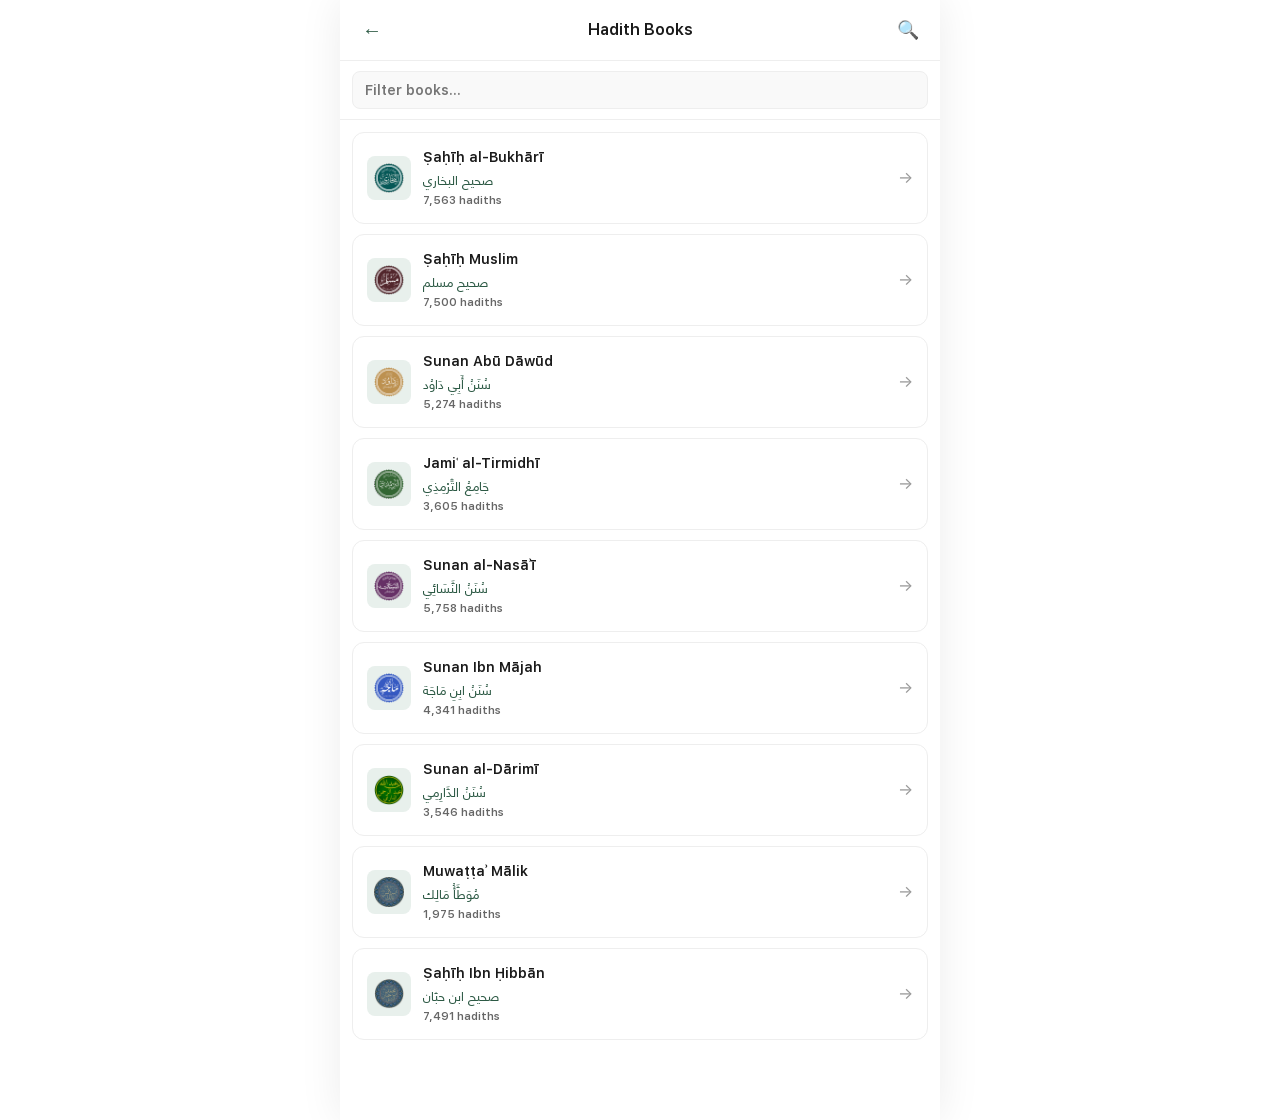
<file: hadith/hadith.html>
<!DOCTYPE html>
<html lang="en">
<head>
    <meta charset="UTF-8">
    <meta name="viewport" content="width=device-width, initial-scale=1.0, maximum-scale=1.0, user-scalable=no">
    <title>Hadith - Sijjeen</title>
    <link rel="icon" type="image/png" href="../assets/other/sijjeen-logo.png">
    <link href="https://fonts.googleapis.com/css2?family=Inter:wght@400;500;600;700&family=Amiri:wght@400;700&display=swap" rel="stylesheet">
    <link rel="stylesheet" href="hadith-style.css">
</head>
<body>
    <div class="app">
        <!-- Header -->
        <header class="app-header">
            <button class="header-back" id="backBtn" onclick="handleBack()">←</button>
            <h1 class="header-title" id="pageTitle">Hadith Books</h1>
            <button class="header-btn" id="searchToggle" onclick="toggleSearch()">🔍</button>
        </header>

        <!-- Search Bar (Hidden by default) -->
        <div class="search-bar hidden" id="searchBar">
            <input type="text" id="searchInput" placeholder="Search hadiths..." autocomplete="off">
            <button class="search-btn" onclick="performSearch()">Search</button>
            <button class="search-close" onclick="toggleSearch()">✕</button>
        </div>

        <!-- Book Filter (Only visible in books view) -->
        <div class="book-search" id="bookSearch">
            <input type="text" id="bookSearchInput" placeholder="Filter books..." oninput="filterBooks()">
        </div>

        <!-- Main Content -->
        <main class="app-content" id="mainContent">
            
            <!-- Books View -->
            <div class="view" id="booksView">
                <div class="list" id="booksList">
                    <div class="loading">
                        <div class="spinner"></div>
                        <p>Loading books...</p>
                    </div>
                </div>
            </div>

            <!-- Chapters View -->
            <div class="view hidden" id="chaptersView">
                <div class="view-header">
                    <h2 id="bookTitle">Book Name</h2>
                    <p id="bookMeta">0 chapters • 0 hadiths</p>
                </div>
                <div class="list" id="chaptersList"></div>
            </div>

            <!-- Hadiths View -->
            <div class="view hidden" id="hadithsView">
                <div class="view-header">
                    <p class="view-subtitle" id="chapterNumber">Chapter 1</p>
                    <h2 id="chapterTitle">Chapter Name</h2>
                    <p id="chapterMeta">0 hadiths</p>
                </div>
                <div class="list" id="hadithsList"></div>
            </div>

            <!-- Search Results View -->
            <div class="view hidden" id="searchView">
                <div class="view-header">
                    <h2>Search Results</h2>
                    <p id="searchMeta">0 results</p>
                </div>
                <div class="list" id="searchResultsList"></div>
            </div>

        </main>

        <!-- Bottom Navigation -->
        <nav class="bottom-nav hidden" id="bottomNav">
            <button class="nav-item" onclick="handleBack()">
                <span class="nav-icon">←</span>
                <span class="nav-label">Back</span>
            </button>
            <button class="nav-item" onclick="showJumpModal()">
                <span class="nav-icon">#</span>
                <span class="nav-label">Jump to</span>
            </button>
        </nav>
    </div>

    <!-- Jump Modal -->
    <div class="modal hidden" id="jumpModal" onclick="handleModalClick(event)">
        <div class="modal-content" onclick="event.stopPropagation()">
            <h3>Jump to Hadith</h3>
            <input type="number" id="jumpInput" placeholder="Enter hadith number" min="1">
            <div class="modal-actions">
                <button class="btn-secondary" onclick="hideJumpModal()">Cancel</button>
                <button class="btn-primary" onclick="jumpToHadith()">Go</button>
            </div>
        </div>
    </div>

    <!-- Toast -->
    <div class="toast hidden" id="toast"></div>

    <script src="hadith-library.js"></script>
</body>
</html>
</file>
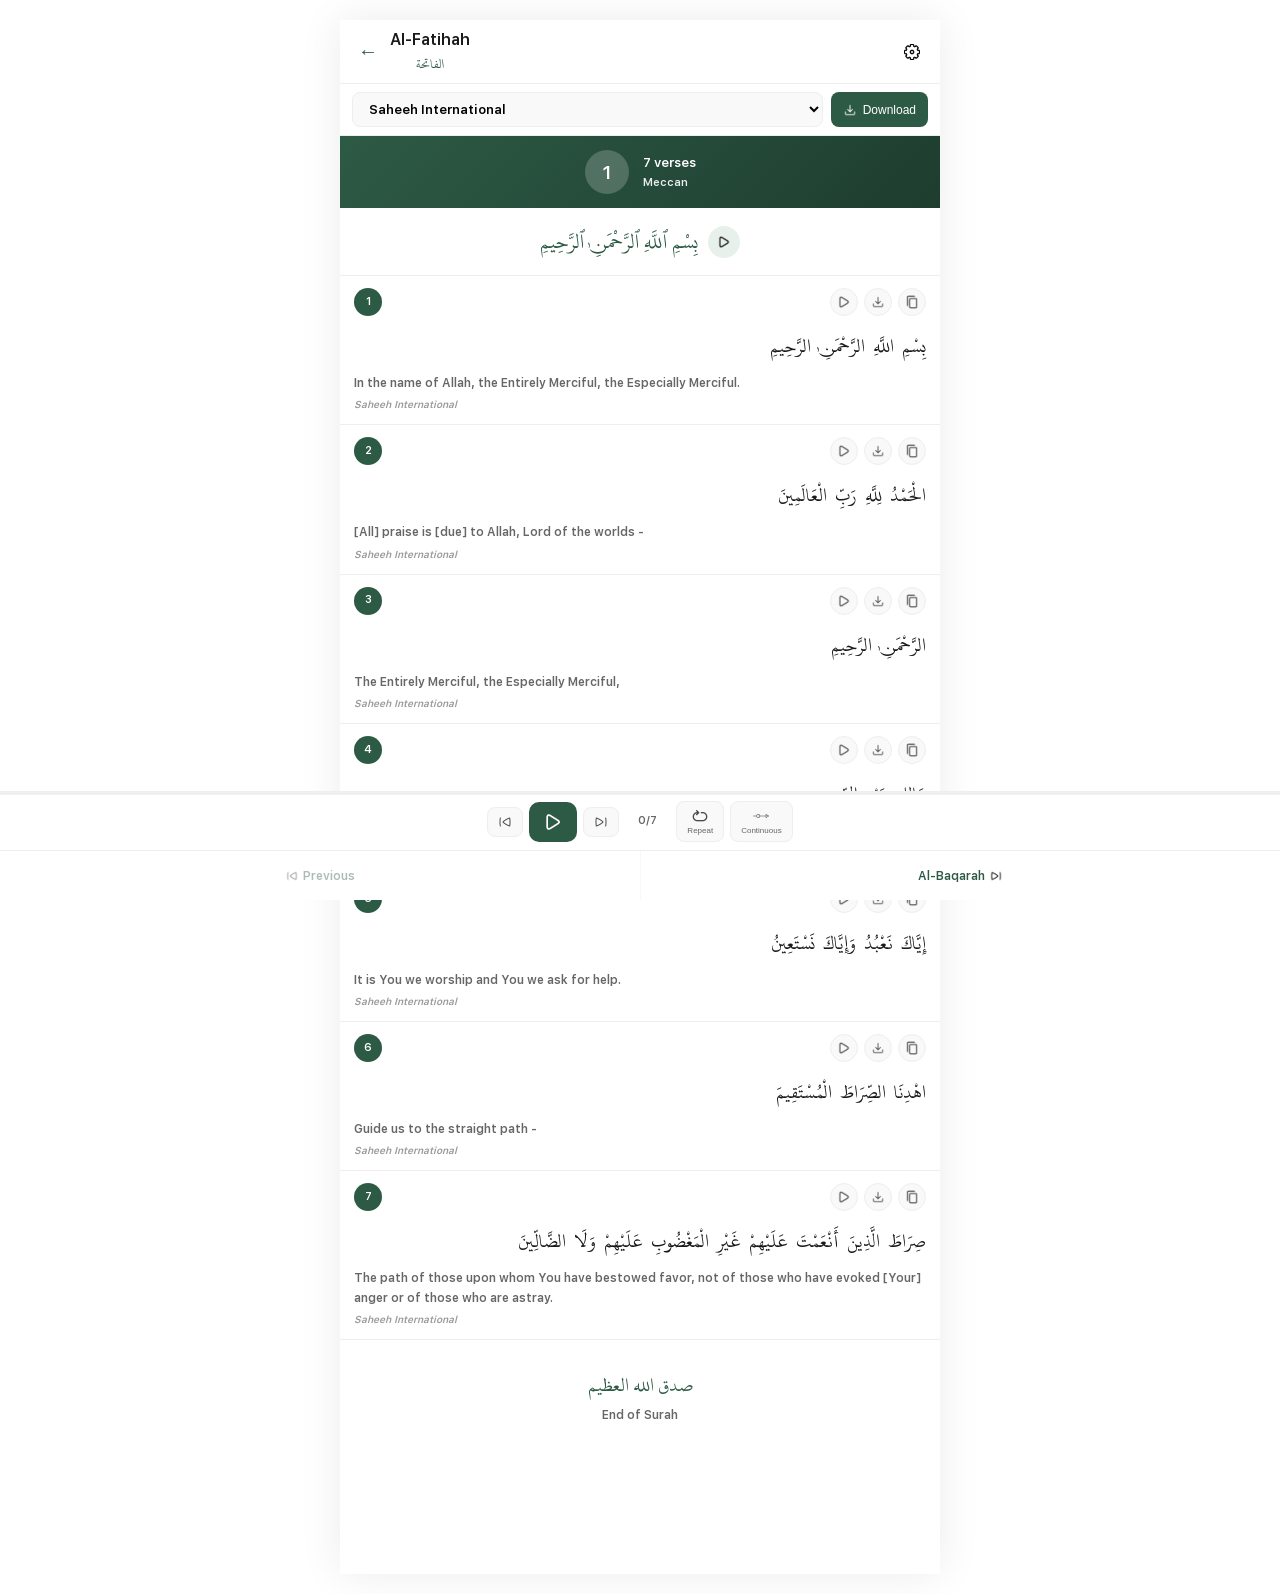
<file: quran/quran-view.html>
<!DOCTYPE html>
<html lang="en">
<head>
    <link rel="stylesheet" href="../style.css">
    <meta charset="UTF-8">
    <meta name="viewport" content="width=device-width, initial-scale=1.0, maximum-scale=1.0, user-scalable=no">
    <title>Quran - Sijjeen</title>
    <link rel="icon" type="image/png" href="../assets/other/sijjeen-logo.png">
    <link rel="preload" href="../assets/fonts/HafsUthmanicScript.ttf" as="font" type="font/ttf" crossorigin>
    <link rel="preload" href="../assets/fonts/JMN.ttf" as="font" type="font/ttf" crossorigin>
    <link href="https://fonts.googleapis.com/css2?family=Inter:wght@400;500;600;700&family=Amiri:wght@400;700&display=swap" rel="stylesheet">
    <link rel="stylesheet" href="../hadith/hadith-style.css">
    <link rel="stylesheet" href="quran-style.css">
    <style>
        @font-face { font-family: 'Hafs Uthmanic'; src: url('../assets/fonts/HafsUthmanicScript.ttf') format('truetype'); font-display: block; }
        @font-face { font-family: 'JMN'; src: url('../assets/fonts/JMN.ttf') format('truetype'); font-display: block; }
    </style>
</head>
<body class="quran-reading-mode">
    <div class="app">
        <!-- Header -->
        <header class="app-header quran-header">
            <button class="header-back" onclick="goBack()">←</button>
            <div class="header-center">
                <h1 class="header-title" id="surahTitle">Al-Fatihah</h1>
                <p class="header-subtitle" id="surahSubtitle">الفاتحة</p>
            </div>
            <button class="header-btn" onclick="showSettingsModal()">
                <img src="../assets/icons/settings.png" alt="Settings">
            </button>
        </header>

        <!-- Translation + Download Bar -->
        <div class="translation-bar">
            <select id="quickTranslation" onchange="onTranslationChange()"></select>
            <button class="download-surah-btn" onclick="showDownloadSurahModal()" title="Download Surah MP3">
                <img src="../assets/icons/download.png" alt="Download">
                <span>Download</span>
            </button>
        </div>

        <!-- Surah Info Banner -->
        <div class="surah-info-banner">
            <div class="surah-number" id="surahNumberBadge">1</div>
            <div class="surah-details">
                <span class="surah-verses" id="surahVersesInfo">7 verses</span>
                <span class="surah-type" id="surahTypeInfo">Meccan</span>
            </div>
        </div>

        <!-- Bismillah -->
        <div class="bismillah-container" id="bismillahContainer">
            <p class="bismillah-text">بِسْمِ ٱللَّهِ ٱلرَّحْمَـٰنِ ٱلرَّحِيمِ</p>
            <button class="bismillah-play" onclick="playBismillah()">
                <img src="../assets/icons/play.png" alt="Play">
            </button>
        </div>

        <!-- Reading Content -->
        <main class="reading-content quran-content" id="readingContent">
            <div class="loading" id="loading">
                <div class="spinner"></div>
                <p>Loading verses...</p>
            </div>
            <div class="verses-container hidden" id="versesContainer"></div>
            <div class="load-more hidden" id="loadMore">
                <div class="spinner small"></div>
            </div>
            <div class="surah-end hidden" id="surahEnd">
                <p class="surah-end-text">صدق الله العظيم</p>
                <p class="surah-end-sub">End of Surah</p>
            </div>
        </main>

        <!-- Audio Player Bar -->
        <div class="audio-player-bar">
            <div class="audio-progress-container" onclick="seekAudio(event)">
                <div class="audio-progress" id="audioProgress"></div>
            </div>
            <div class="audio-controls">
                <button class="audio-btn skip-btn" onclick="previousVerse()">
                    <img src="../assets/icons/previous.png" alt="Previous">
                </button>
                <button class="audio-btn play-pause-btn" onclick="togglePlayPause()">
                    <img src="../assets/icons/play.png" alt="Play" id="playPauseIcon">
                </button>
                <button class="audio-btn skip-btn" onclick="nextVerse()">
                    <img src="../assets/icons/next.png" alt="Next">
                </button>
                <div class="audio-info">
                    <span id="currentVerseNum">0</span>/<span id="totalVerseNum">0</span>
                </div>
                <button class="audio-btn" id="repeatBtn" onclick="toggleRepeat()">
                    <img src="../assets/icons/repeat.png" alt="Repeat">
                    <span class="audio-btn-label">Repeat</span>
                </button>
                <button class="audio-btn" id="continuousBtn" onclick="toggleContinuousPlay()">
                    <img src="../assets/icons/continuous.png" alt="Continuous">
                    <span class="audio-btn-label">Continuous</span>
                </button>
            </div>
        </div>

        <!-- Surah Navigation -->
        <nav class="surah-nav">
            <button class="surah-nav-btn" id="prevSurahBtn" onclick="goToPrevSurah()">
                <img src="../assets/icons/previous.png" alt="">
                <span id="prevSurahName">Previous</span>
            </button>
            <button class="surah-nav-btn" id="nextSurahBtn" onclick="goToNextSurah()">
                <span id="nextSurahName">Next</span>
                <img src="../assets/icons/next.png" alt="">
            </button>
        </nav>
    </div>

    <!-- Settings Modal -->
    <div class="modal hidden" id="settingsModal" onclick="handleModalClick(event)">
        <div class="modal-content modal-lg" onclick="event.stopPropagation()">
            <div class="modal-header">
                <h3>Settings</h3>
                <button class="modal-close" onclick="hideSettingsModal()">✕</button>
            </div>

            <div class="settings-section">
                <h4>Translation</h4>
                <select id="translationSelect"></select>
            </div>

            <div class="settings-section">
                <h4>Reciter (Verse by Verse)</h4>
                <select id="reciterSelect"></select>
            </div>

            <div class="settings-section">
                <h4>Urdu Translation Audio</h4>
                <div class="radio-group-vertical">
                    <label class="radio-item-full">
                        <input type="radio" name="urduAudio" id="urduAudioAfter" value="after">
                        <span>Play Urdu after Arabic verse</span>
                    </label>
                    <label class="radio-item-full">
                        <input type="radio" name="urduAudio" id="urduAudioOnly" value="only">
                        <span>Only Urdu Translation</span>
                    </label>
                    <label class="radio-item-full">
                        <input type="radio" name="urduAudio" id="urduAudioNone" value="none" checked>
                        <span>Don't play Translation</span>
                    </label>
                </div>
            </div>

            <div class="settings-section">
                <h4>Font Sizes</h4>
                <div class="slider-row">
                    <label>Arabic: <span id="arabicFontSizeVal">20</span>px</label>
                    <input type="range" id="arabicFontSize" min="16" max="40" value="20" oninput="updateFontSizePreview()">
                </div>
                <div class="slider-row">
                    <label>Translation: <span id="transFontSizeVal">12</span>px</label>
                    <input type="range" id="transFontSize" min="10" max="20" value="12" oninput="updateFontSizePreview()">
                </div>
            </div>

            <div class="modal-actions">
                <button class="btn-secondary" onclick="hideSettingsModal()">Cancel</button>
                <button class="btn-primary" onclick="saveSettings()">Save</button>
            </div>
        </div>
    </div>

    <!-- Download Surah Modal -->
    <div class="modal hidden" id="downloadSurahModal" onclick="handleModalClick(event)">
        <div class="modal-content modal-lg" onclick="event.stopPropagation()">
            <div class="modal-header">
                <h3>Download Surah MP3</h3>
                <button class="modal-close" onclick="hideDownloadSurahModal()">✕</button>
            </div>
            <p class="modal-subtitle">Select a reciter to download the full surah</p>
            <div class="reciter-search">
                <input type="text" id="reciterSearchInput" placeholder="Search reciters..." oninput="filterReciters()">
            </div>
            <div class="reciters-list" id="recitersList">
                <div class="loading">
                    <div class="spinner"></div>
                    <p>Loading reciters...</p>
                </div>
            </div>
        </div>
    </div>

    <div class="toast hidden" id="toast"></div>
    <audio id="audioPlayer" preload="none"></audio>
    <script src="quran-library.js"></script>
</body>
</html>
</file>
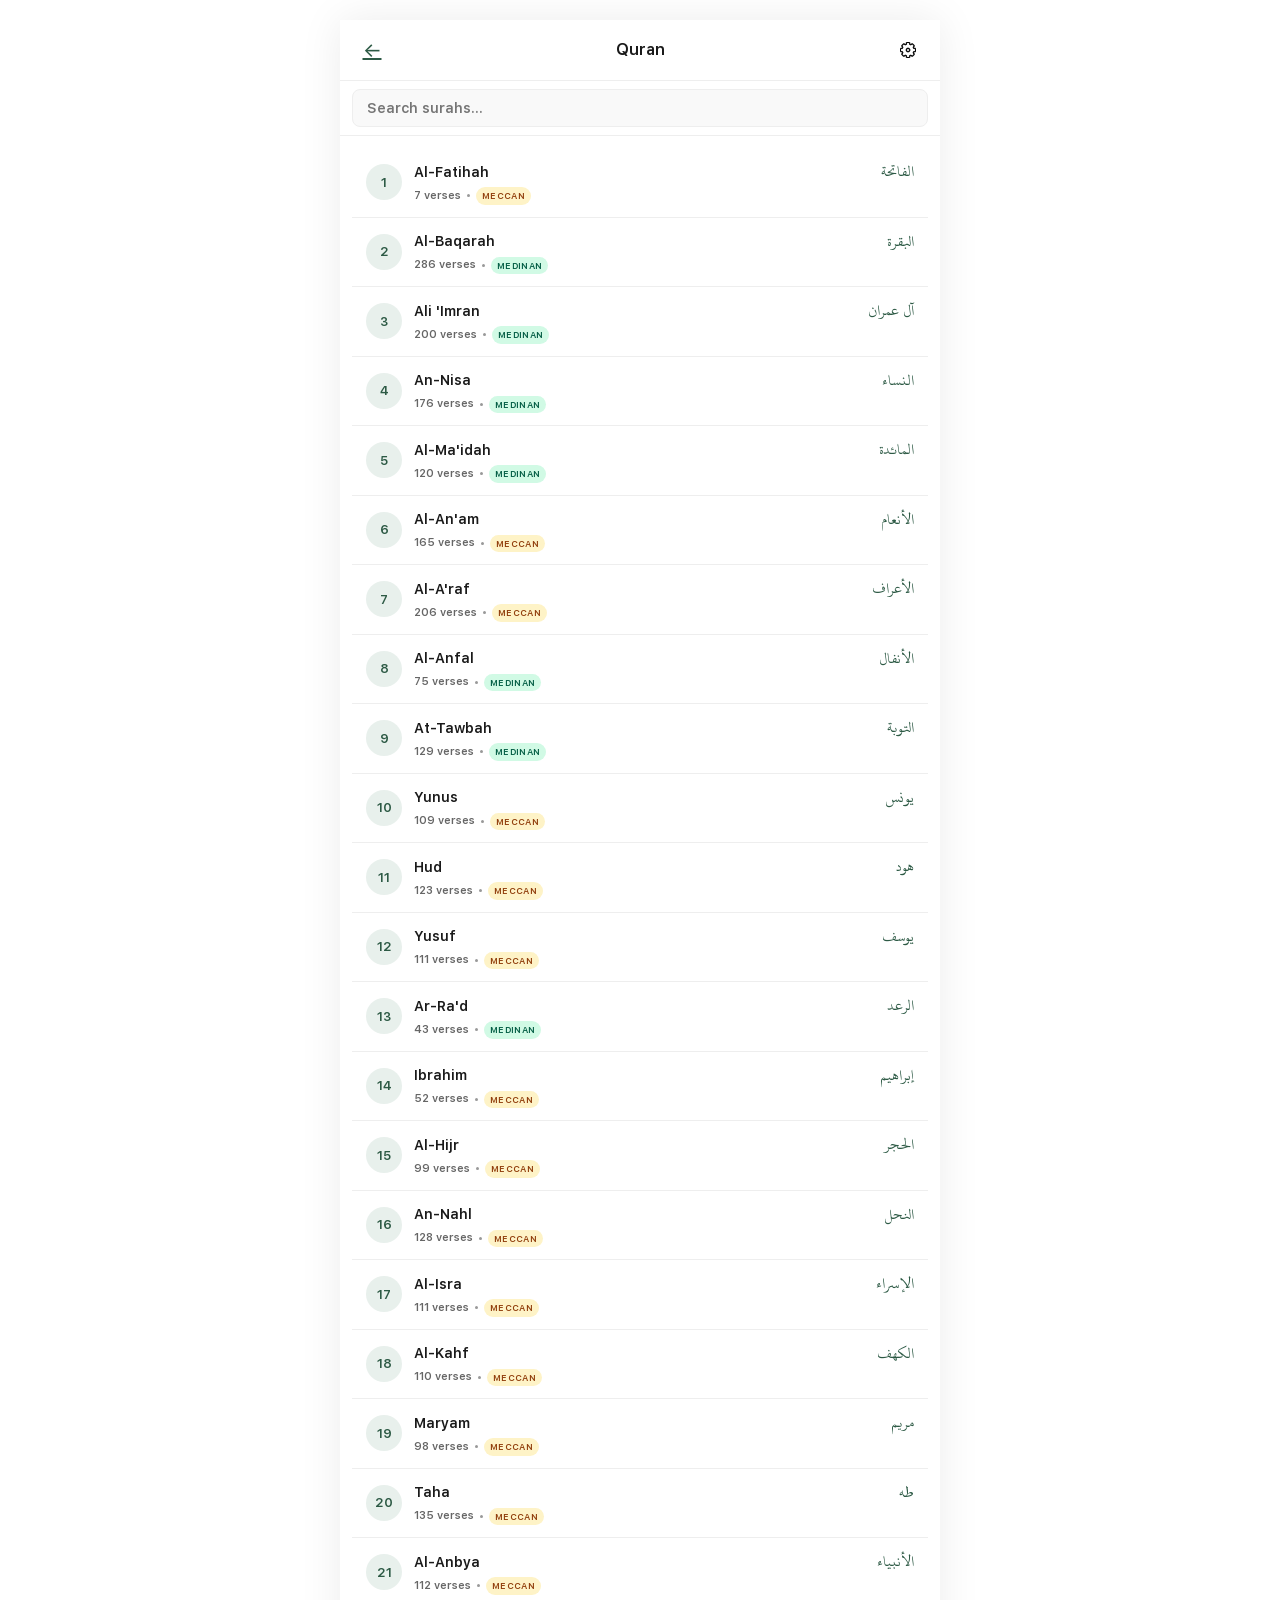
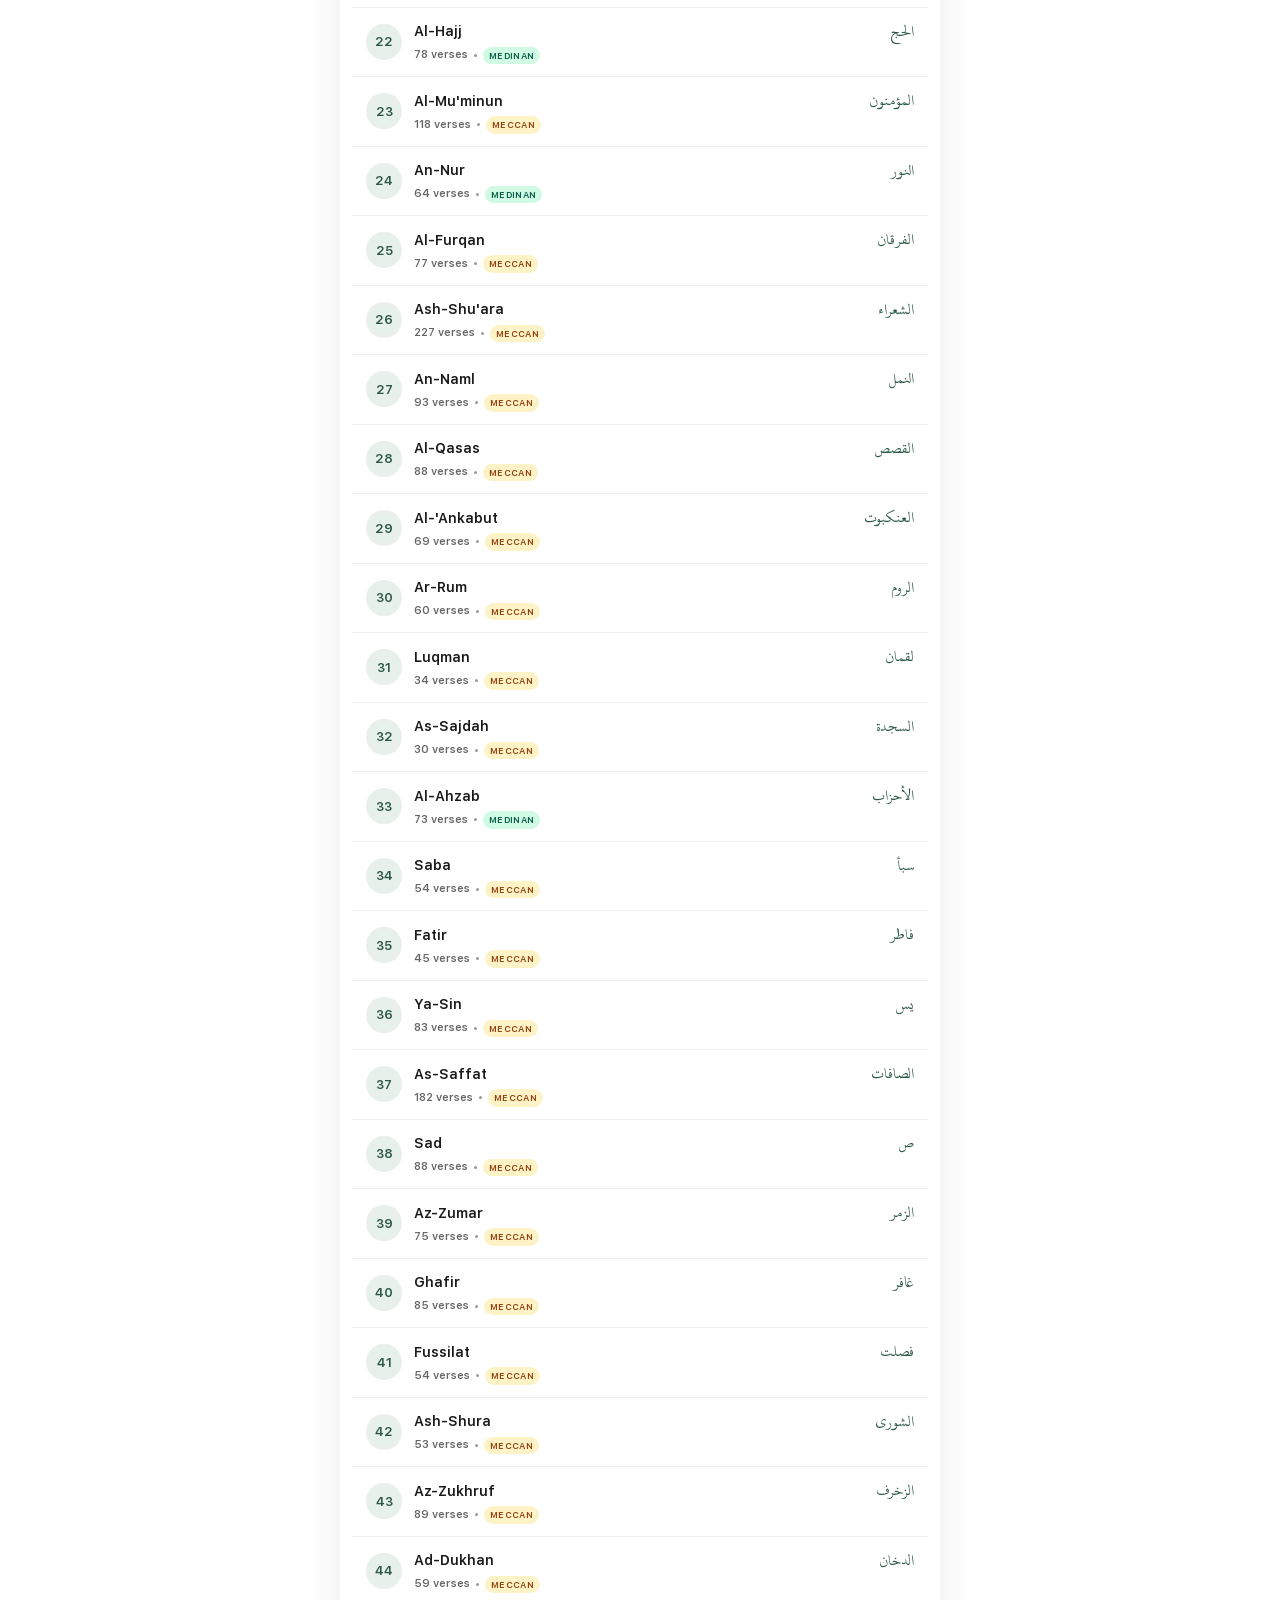
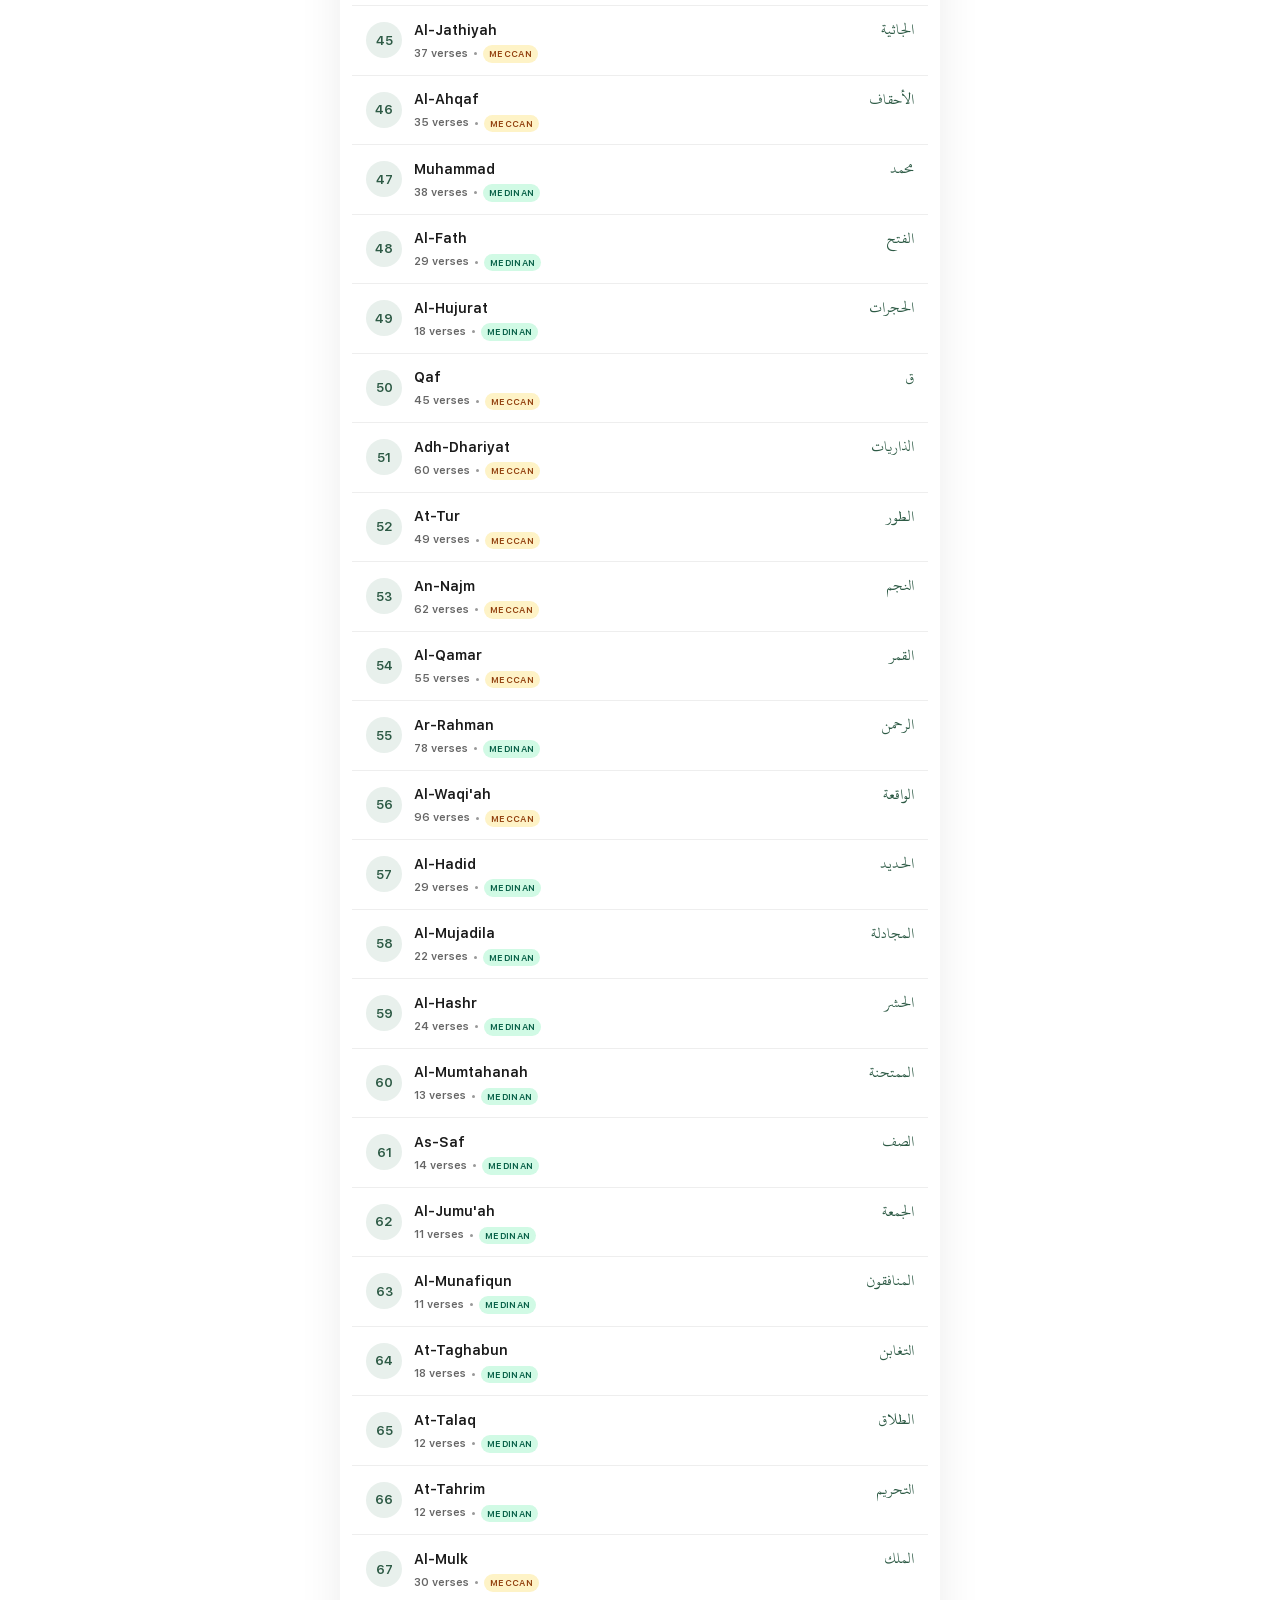
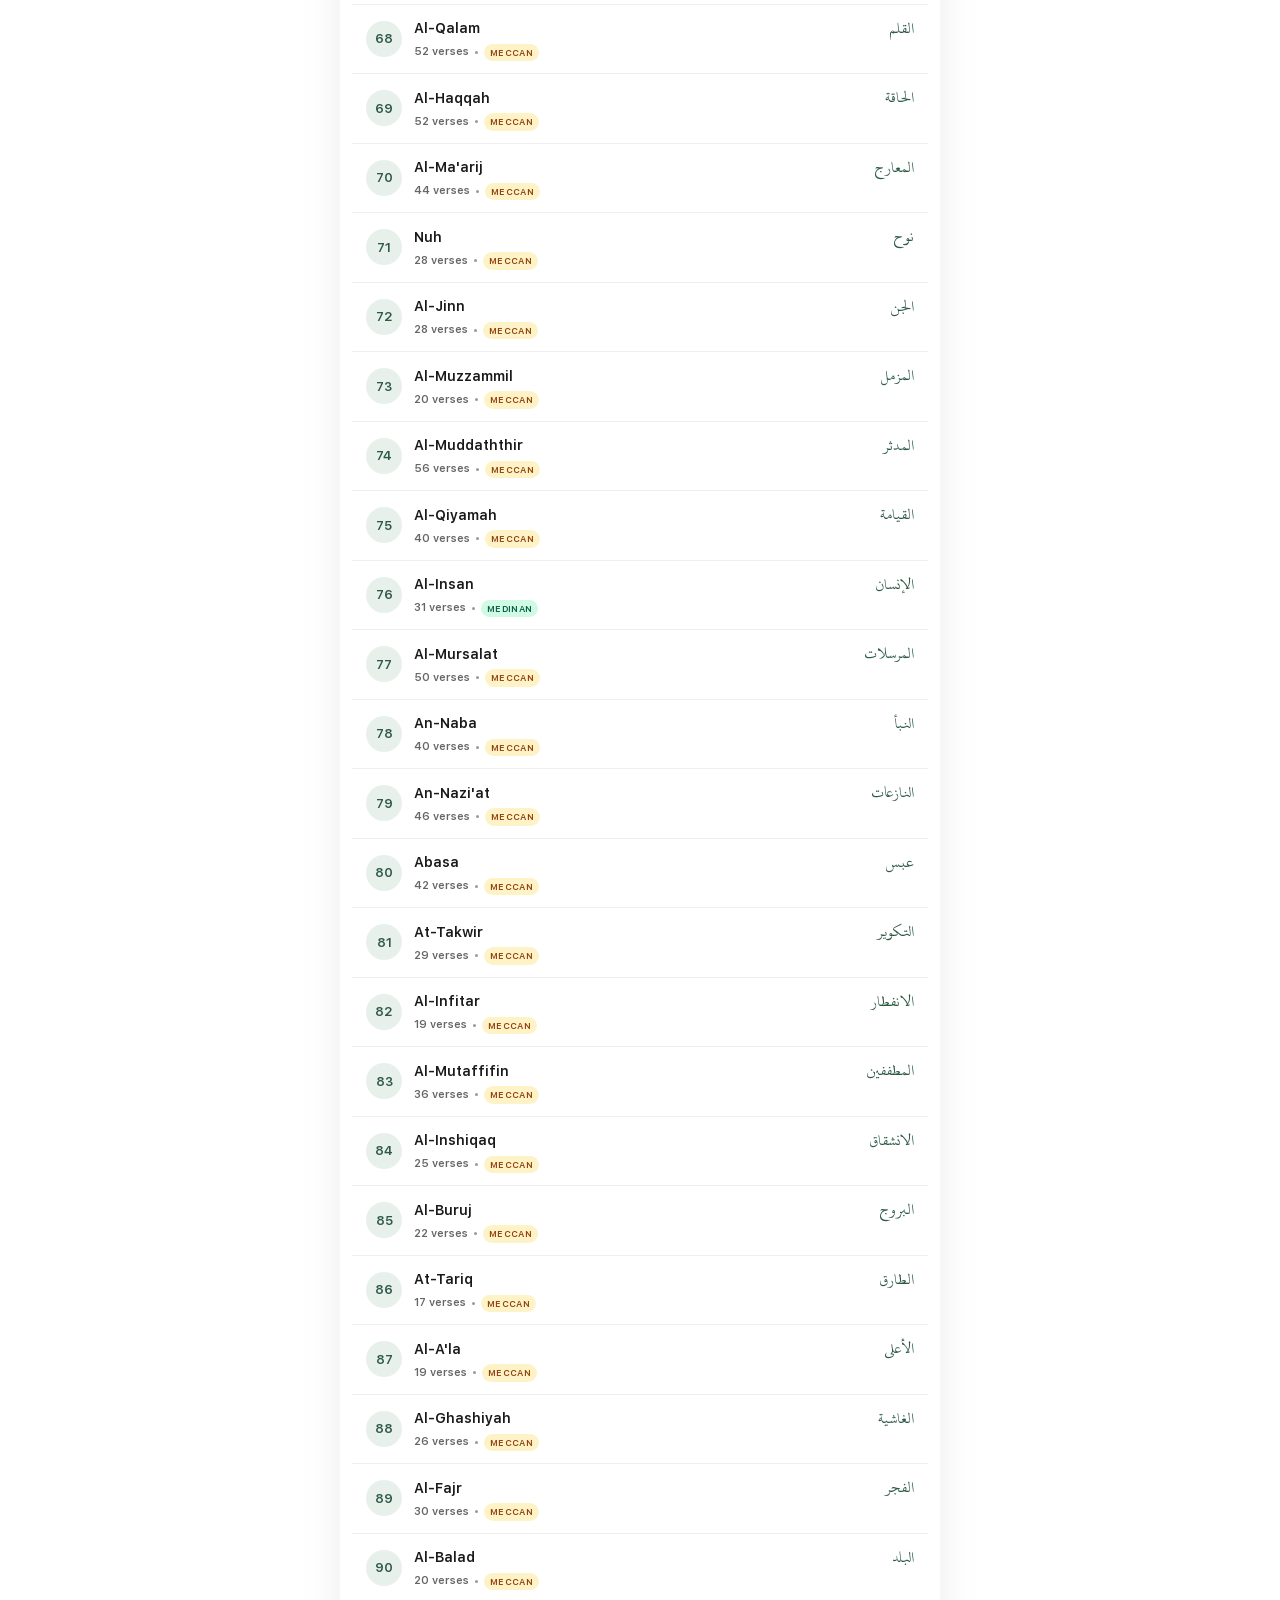
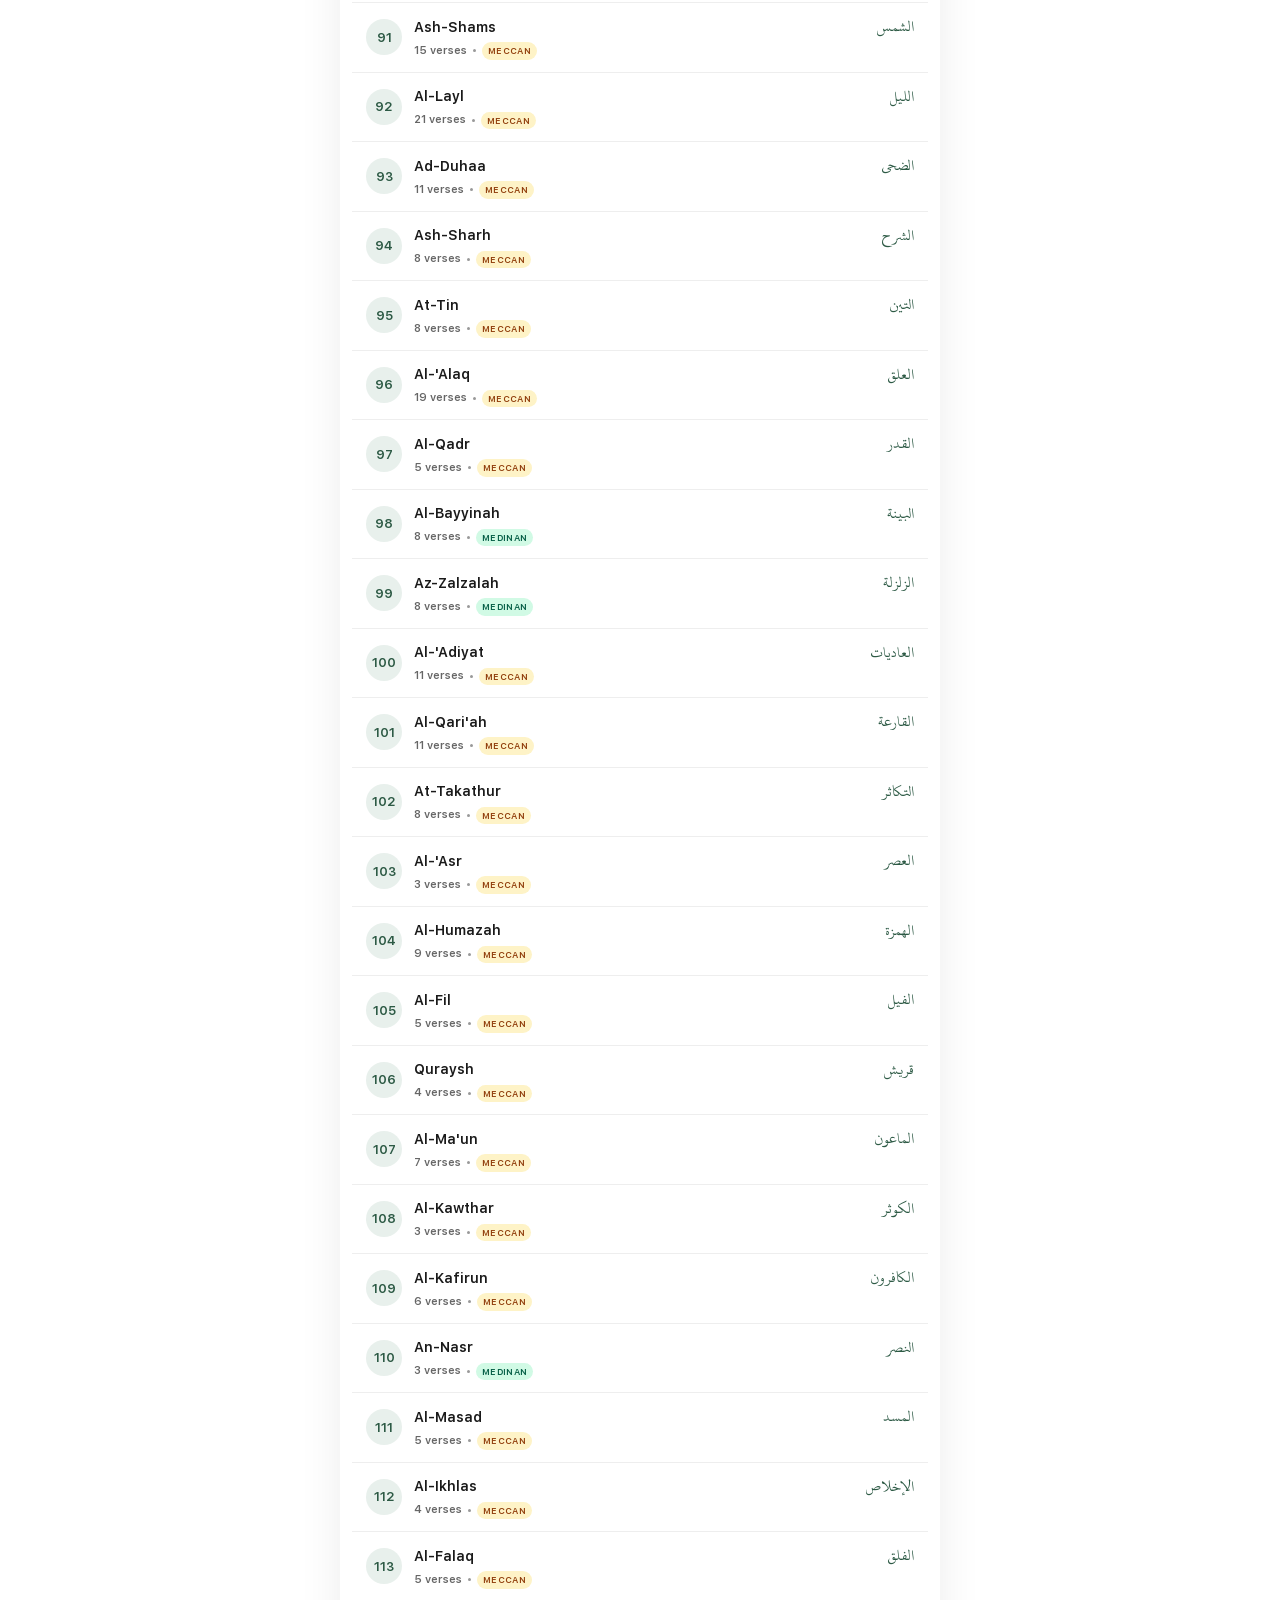
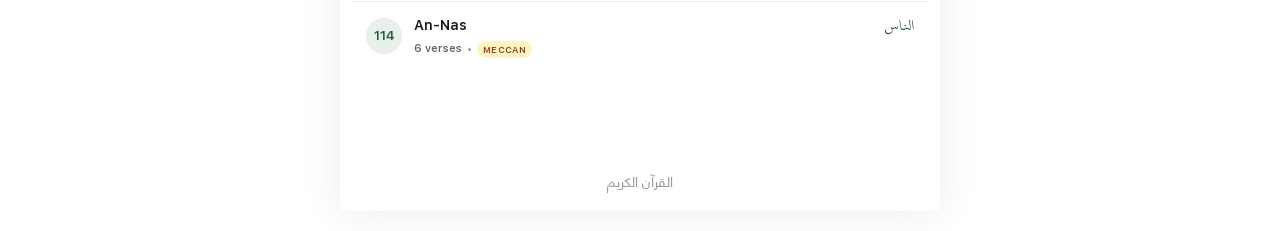
<file: quran/quran.html>
<!DOCTYPE html>
<html lang="en">
<head>
    <link rel="stylesheet" href="../style.css">
    <meta charset="UTF-8">
    <meta name="viewport" content="width=device-width, initial-scale=1.0, maximum-scale=1.0, user-scalable=no">
    <title>Quran - Sijjeen</title>
    <link rel="icon" type="image/png" href="../assets/other/sijjeen-logo.png">
    
    <!-- PRELOAD FONTS - Critical for no flash -->
    <link rel="preload" href="../assets/fonts/HafsUthmanicScript.ttf" as="font" type="font/ttf" crossorigin>
    <link rel="preload" href="../assets/fonts/JMN.ttf" as="font" type="font/ttf" crossorigin>
    
    <link href="https://fonts.googleapis.com/css2?family=Inter:wght@400;500;600;700&family=Amiri:wght@400;700&display=swap" rel="stylesheet">
    <link rel="stylesheet" href="../hadith/hadith-style.css">
    <link rel="stylesheet" href="quran-style.css">
    
    <!-- Inline critical font styles -->
    <style>
        @font-face {
            font-family: 'Hafs Uthmanic';
            src: url('../assets/fonts/HafsUthmanicScript.ttf') format('truetype');
            font-display: block;
        }
        @font-face {
            font-family: 'JMN';
            src: url('../assets/fonts/JMN.ttf') format('truetype');
            font-display: block;
        }
        .surah-name-ar, .header-subtitle, .bismillah-text, .verse-arabic, .surah-end-text {
            font-family: 'Hafs Uthmanic', 'Amiri', serif;
        }
    </style>
</head>
<body>
    <div class="app">
        <!-- Header -->
        <header class="app-header">
            <a href="../library.html" class="header-back">←</a>
            <h1 class="header-title">Quran</h1>
            <button class="header-btn" onclick="showSettingsModal()">
                <img src="../assets/icons/settings.png" alt="Settings" style="width:20px;height:20px">
            </button>
        </header>

        <!-- Search/Filter -->
        <div class="surah-search">
            <input type="text" id="surahSearchInput" placeholder="Search surahs..." oninput="filterSurahs()">
        </div>

        <!-- Main Content -->
        <main class="app-content" id="mainContent">
            <!-- Loading placeholder -->
            <div class="loading" id="initialLoading">
                <div class="spinner"></div>
                <p>Loading...</p>
            </div>
            
            <div class="surah-list hidden" id="surahList">
                <!-- Surahs rendered here -->
            </div>
        </main>

        <!-- Footer -->
        <footer class="app-footer">
            <p>القرآن الكريم</p>
        </footer>
    </div>

    <!-- Settings Modal -->
    <div class="modal hidden" id="settingsModal" onclick="handleModalClick(event)">
        <div class="modal-content modal-lg" onclick="event.stopPropagation()">
            <div class="modal-header">
                <h3>Settings</h3>
                <button class="modal-close" onclick="hideSettingsModal()">✕</button>
            </div>

            <!-- Translation -->
            <div class="settings-section">
                <h4>Translation</h4>
                <div class="settings-row">
                    <select id="translationSelect">
                        <option value="en.sahih">English - Saheeh International</option>
                        <option value="ur.junagarhi">اردو - محمد جوناگڑھی</option>
                    </select>
                </div>
            </div>

            <!-- Reciter -->
            <div class="settings-section">
                <h4>Reciter</h4>
                <div class="settings-row">
                    <select id="reciterSelect">
                        <!-- Populated by JS -->
                    </select>
                </div>
            </div>

            <!-- Font Sizes -->
            <div class="settings-section">
                <h4>Font Sizes</h4>
                <div class="slider-row">
                    <label>Arabic: <span id="arabicFontSizeVal">20</span>px</label>
                    <input type="range" id="arabicFontSize" min="16" max="40" value="20" oninput="updateFontSizePreview()">
                </div>
                <div class="slider-row">
                    <label>Translation: <span id="transFontSizeVal">12</span>px</label>
                    <input type="range" id="transFontSize" min="10" max="20" value="12" oninput="updateFontSizePreview()">
                </div>
            </div>

            <div class="modal-actions">
                <button class="btn-secondary" onclick="hideSettingsModal()">Cancel</button>
                <button class="btn-primary" onclick="saveSettings()">Save</button>
            </div>
        </div>
    </div>

    <!-- Toast -->
    <div class="toast hidden" id="toast"></div>

    <script src="quran-library.js"></script>
</body>
</html>
</file>
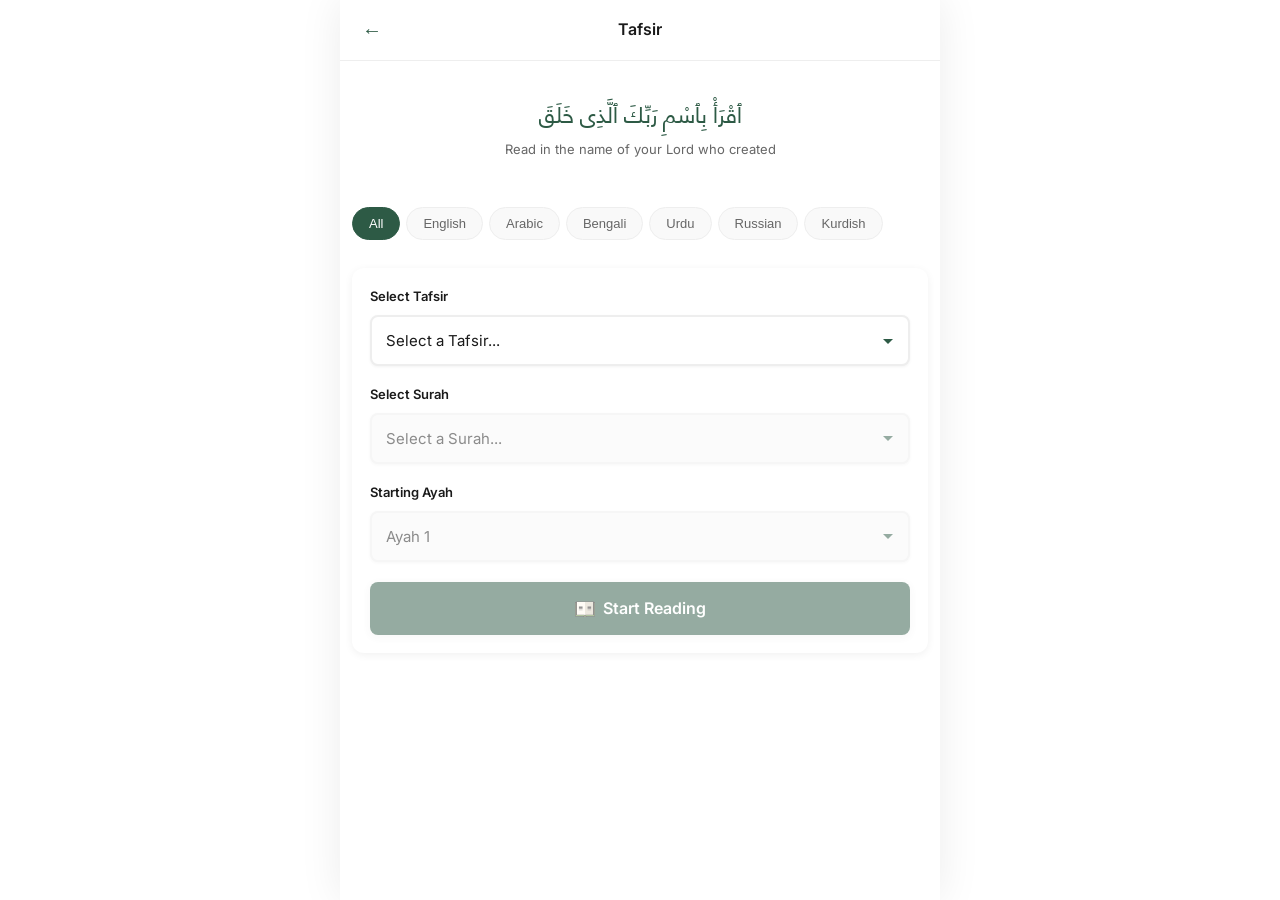
<file: tafsir/tafsir.html>
<!DOCTYPE html>
<html lang="en">
<head>
    <meta charset="UTF-8">
    <meta name="viewport" content="width=device-width, initial-scale=1.0, maximum-scale=1.0, user-scalable=no">
    <title>Tafsir - Sijjeen</title>
    <link rel="icon" type="image/png" href="../assets/other/sijjeen-logo.png">
    <link rel="preconnect" href="https://fonts.googleapis.com">
    <link rel="preconnect" href="https://fonts.gstatic.com" crossorigin>
    <link href="https://fonts.googleapis.com/css2?family=Inter:wght@400;500;600;700&family=Amiri:wght@400;700&display=swap" rel="stylesheet">
    <link rel="stylesheet" href="tafsir-style.css">
</head>
<body>
    <div class="app">
        <!-- Header -->
        <header class="app-header">
            <button class="header-back" onclick="goBack()">←</button>
            <h1 class="header-title" id="pageTitle">Tafsir</h1>
            <div class="header-spacer"></div>
        </header>

        <!-- Selector View -->
        <main class="app-content" id="selectorView">
            <!-- Greeting -->
            <div class="greeting">
                <p class="greeting-arabic">ٱقْرَأْ بِٱسْمِ رَبِّكَ ٱلَّذِى خَلَقَ</p>
                <p class="greeting-text">Read in the name of your Lord who created</p>
            </div>

            <!-- Language Filter -->
            <div class="language-filter">
                <button class="lang-btn active" data-lang="all" onclick="filterByLanguage('all')">All</button>
                <button class="lang-btn" data-lang="english" onclick="filterByLanguage('english')">English</button>
                <button class="lang-btn" data-lang="arabic" onclick="filterByLanguage('arabic')">Arabic</button>
                <button class="lang-btn" data-lang="bengali" onclick="filterByLanguage('bengali')">Bengali</button>
                <button class="lang-btn" data-lang="urdu" onclick="filterByLanguage('urdu')">Urdu</button>
                <button class="lang-btn" data-lang="russian" onclick="filterByLanguage('russian')">Russian</button>
                <button class="lang-btn" data-lang="kurdish" onclick="filterByLanguage('kurdish')">Kurdish</button>
            </div>

            <!-- Dropdowns -->
            <div class="selector-section">
                <div class="selector-group">
                    <label class="selector-label">Select Tafsir</label>
                    <select id="tafsirSelect" class="custom-select" onchange="onTafsirChange()">
                        <option value="">Select a Tafsir...</option>
                    </select>
                </div>

                <div class="selector-group">
                    <label class="selector-label">Select Surah</label>
                    <select id="surahSelect" class="custom-select" onchange="onSurahChange()" disabled>
                        <option value="">Select a Surah...</option>
                    </select>
                </div>

                <div class="selector-group">
                    <label class="selector-label">Starting Ayah</label>
                    <select id="ayahSelect" class="custom-select" disabled>
                        <option value="1">Ayah 1</option>
                    </select>
                </div>

                <button class="start-btn" id="startBtn" onclick="startReading()" disabled>
                    <span id="startBtnText">
                        <img src="../assets/icons/book.png" alt="" class="btn-icon">
                        Start Reading
                    </span>
                </button>
            </div>

            <!-- Recent Reads -->
            <div class="recent-section" id="recentSection" style="display:none;">
                <h3 class="section-title">Recent Reads</h3>
                <div class="recent-cards" id="recentCards"></div>
            </div>
        </main>

        <!-- Reading View -->
        <div class="reading-view hidden" id="readingView">
            <!-- Surah Header -->
            <div class="surah-header">
                <div class="surah-number" id="surahNumber">Surah 1</div>
                <h2 class="surah-name-ar" id="surahNameAr">الفاتحة</h2>
                <h3 class="surah-name-en" id="surahNameEn">Al-Fatihah</h3>
                <p class="surah-meta" id="surahMeta">7 verses • Meccan</p>
            </div>

            <!-- Tafsir Switcher & Font Controls -->
            <div class="controls-bar">
                <div class="tafsir-switcher">
                    <label class="switcher-label">Switch Tafsir:</label>
                    <select id="tafsirSwitchSelect" class="custom-select compact" onchange="switchTafsir()"></select>
                </div>
                
                <div class="font-controls">
                    <button class="font-btn" onclick="decreaseFontSize()" title="Decrease font size">
                        <img src="../assets/icons/font-size-decrease.png" alt="A-">
                    </button>
                    <button class="font-btn" onclick="increaseFontSize()" title="Increase font size">
                        <img src="../assets/icons/font-size-increase.png" alt="A+">
                    </button>
                </div>
            </div>

            <!-- Ayahs Container -->
            <div class="ayahs-container" id="ayahsContainer">
                <div class="loading">
                    <div class="spinner"></div>
                    <p>Loading ayahs...</p>
                </div>
            </div>

            <!-- MIT License Footer -->
            <details class="license-footer">
                <summary>MIT License</summary>
                <pre>MIT License

Copyright (c) 2023 Spark

Permission is hereby granted, free of charge, to any person obtaining a copy
of this software and associated documentation files (the "Software"), to deal
in the Software without restriction, including without limitation the rights
to use, copy, modify, merge, publish, distribute, sublicense, and/or sell
copies of the Software, and to permit persons to whom the Software is
furnished to do so, subject to the following conditions:

The above copyright notice and this permission notice shall be included in all
copies or substantial portions of the Software.

THE SOFTWARE IS PROVIDED "AS IS", WITHOUT WARRANTY OF ANY KIND, EXPRESS OR
IMPLIED, INCLUDING BUT NOT LIMITED TO THE WARRANTIES OF MERCHANTABILITY,
FITNESS FOR A PARTICULAR PURPOSE AND NONINFRINGEMENT. IN NO EVENT SHALL THE
AUTHORS OR COPYRIGHT HOLDERS BE LIABLE FOR ANY CLAIM, DAMAGES OR OTHER
LIABILITY, WHETHER IN AN ACTION OF CONTRACT, TORT OR OTHERWISE, ARISING FROM,
OUT OF OR IN CONNECTION WITH THE SOFTWARE OR THE USE OR OTHER DEALINGS IN THE
SOFTWARE.</pre>
            </details>
        </div>
    </div>

    <!-- Toast -->
    <div class="toast hidden" id="toast"></div>

    <script src="tafsir-script.js"></script>
</body>
</html>
</file>
<file: hadith-style.css>
/* ==========================================
   SIJJEEN HADITH LIBRARY - Complete CSS
   Mobile-First | All Fixes Included
   ========================================== */

/* Fonts */
@font-face {
    font-family: 'Helvetica Arabic';
    src: url('assets/helvetica.ttf') format('truetype');
}

@font-face {
    font-family: 'iOS Semibold';
    src: url('assets/ios-semibold.ttf') format('truetype');
}

/* Variables */
:root {
    --bg: #ffffff;
    --bg-secondary: #f9f9f9;
    --bg-tertiary: #f0f0f0;
    --text: #1a1a1a;
    --text-secondary: #666666;
    --text-light: #999999;
    --accent: #2d5a45;
    --accent-light: #e8f0ec;
    --accent-dark: #1e3d2f;
    --border: #eeeeee;
    --shadow: 0 2px 8px rgba(0,0,0,0.06);
    --shadow-lg: 0 4px 20px rgba(0,0,0,0.12);
    
    --font-en: 'iOS Semibold', 'Inter', -apple-system, sans-serif;
    --font-ar: 'Helvetica Arabic', 'Amiri', 'Traditional Arabic', serif;
    
    --radius: 12px;
    --radius-sm: 8px;
    --radius-lg: 16px;
    
    --safe-bottom: env(safe-area-inset-bottom, 0px);
}

/* Reset */
*, *::before, *::after {
    margin: 0;
    padding: 0;
    box-sizing: border-box;
}

html {
    font-size: 16px;
    -webkit-text-size-adjust: 100%;
}

body {
    font-family: var(--font-en);
    background: var(--bg);
    color: var(--text);
    line-height: 1.5;
    -webkit-font-smoothing: antialiased;
    -webkit-tap-highlight-color: transparent;
    overflow-x: hidden;
}

/* App Container */
.app {
    min-height: 100vh;
    min-height: 100dvh;
    display: flex;
    flex-direction: column;
    position: relative;
}

/* ==========================================
   SKELETON LOADING STATES
   ========================================== */

/* Base Skeleton */
.skeleton {
    background: linear-gradient(
        90deg,
        var(--bg-secondary) 0%,
        var(--bg-tertiary) 50%,
        var(--bg-secondary) 100%
    );
    background-size: 200% 100%;
    animation: skeleton-loading 1.5s ease-in-out infinite;
    border-radius: 4px;
}

@keyframes skeleton-loading {
    0% { background-position: 200% 0; }
    100% { background-position: -200% 0; }
}

.skeleton-text {
    height: 14px;
    margin-bottom: 8px;
    border-radius: 4px;
}

.skeleton-title {
    height: 20px;
    margin-bottom: 12px;
    border-radius: 6px;
}

.skeleton-avatar {
    width: 44px;
    height: 44px;
    border-radius: var(--radius-sm);
}

/* Chapter Skeleton */
.chapter-skeleton {
    padding: 14px;
    background: var(--bg);
    border: 1px solid var(--border);
    border-radius: var(--radius);
    margin-bottom: 10px;
}

.chapter-skeleton-label {
    width: 80px;
    height: 12px;
    margin-bottom: 8px;
}

.chapter-skeleton-title-ar {
    width: 100%;
    height: 18px;
    margin-bottom: 8px;
}

.chapter-skeleton-title-en {
    width: 85%;
    height: 14px;
    margin-bottom: 8px;
}

.chapter-skeleton-meta {
    width: 120px;
    height: 12px;
}

/* Hadith Item Skeleton */
.hadith-skeleton {
    padding: 14px;
    background: var(--bg);
    border: 1px solid var(--border);
    border-radius: var(--radius);
    margin-bottom: 10px;
}

.hadith-skeleton-header {
    display: flex;
    justify-content: space-between;
    align-items: center;
    margin-bottom: 10px;
}

.hadith-skeleton-num {
    width: 50px;
    height: 16px;
}

.hadith-skeleton-grade {
    width: 60px;
    height: 20px;
    border-radius: 12px;
}

.hadith-skeleton-preview-ar {
    width: 100%;
    height: 16px;
    margin-bottom: 6px;
}

.hadith-skeleton-preview-ar:last-of-type {
    width: 70%;
}

.hadith-skeleton-preview-en {
    width: 90%;
    height: 14px;
    margin-bottom: 6px;
    margin-top: 8px;
}

.hadith-skeleton-preview-en:last-of-type {
    width: 65%;
}

/* Book Skeleton */
.book-skeleton {
    display: flex;
    align-items: center;
    gap: 12px;
    padding: 14px;
    background: var(--bg);
    border: 1px solid var(--border);
    border-radius: var(--radius);
    margin-bottom: 10px;
}

.book-skeleton-icon {
    width: 44px;
    height: 44px;
    border-radius: var(--radius-sm);
    flex-shrink: 0;
}

.book-skeleton-info {
    flex: 1;
}

.book-skeleton-name {
    width: 60%;
    height: 16px;
    margin-bottom: 6px;
}

.book-skeleton-name-ar {
    width: 50%;
    height: 14px;
    margin-bottom: 4px;
}

.book-skeleton-count {
    width: 80px;
    height: 12px;
}

/* Hadith View Skeleton */
.hadith-view-skeleton {
    background: var(--bg);
    border-radius: var(--radius);
    padding: 18px;
    box-shadow: var(--shadow);
}

.skeleton-meta {
    display: flex;
    justify-content: space-between;
    align-items: center;
    margin-bottom: 16px;
    padding-bottom: 12px;
    border-bottom: 1px solid var(--border);
}

.skeleton-book-name {
    width: 120px;
    height: 14px;
}

.skeleton-hadith-num {
    width: 50px;
    height: 16px;
}

.skeleton-chapter-box {
    background: var(--accent-light);
    padding: 14px;
    border-radius: var(--radius-sm);
    margin-bottom: 18px;
    border-left: 4px solid var(--accent);
}

.skeleton-chapter-ar {
    width: 100%;
    height: 18px;
    margin-bottom: 8px;
}

.skeleton-chapter-en {
    width: 80%;
    height: 14px;
}

.skeleton-section {
    margin-bottom: 18px;
}

.skeleton-label {
    width: 60px;
    height: 12px;
    margin-bottom: 10px;
}

.skeleton-chain {
    width: 100%;
    height: 14px;
    margin-bottom: 6px;
}

.skeleton-chain:last-of-type {
    width: 60%;
    margin-bottom: 12px;
}

.skeleton-body {
    width: 100%;
    height: 16px;
    margin-bottom: 8px;
}

.skeleton-body:nth-child(4) {
    width: 95%;
}

.skeleton-body:nth-child(5) {
    width: 90%;
}

.skeleton-body:last-of-type {
    width: 75%;
}

/* ==========================================
   HEADER
   ========================================== */
.app-header {
    position: sticky;
    top: 0;
    z-index: 100;
    display: flex;
    align-items: center;
    gap: 8px;
    padding: 10px 12px;
    background: var(--bg);
    border-bottom: 1px solid var(--border);
    min-height: 52px;
}

.header-back {
    width: 40px;
    height: 40px;
    display: flex;
    align-items: center;
    justify-content: center;
    font-size: 20px;
    color: var(--accent);
    background: none;
    border: none;
    cursor: pointer;
    border-radius: 50%;
    flex-shrink: 0;
    -webkit-tap-highlight-color: transparent;
}

.header-back:active {
    background: var(--accent-light);
}

.header-title {
    font-size: 16px;
    font-weight: 600;
    color: var(--text);
    flex: 1;
    text-align: center;
    white-space: nowrap;
    overflow: hidden;
    text-overflow: ellipsis;
}

.header-btn {
    width: 40px;
    height: 40px;
    display: flex;
    align-items: center;
    justify-content: center;
    font-size: 18px;
    background: none;
    border: none;
    cursor: pointer;
    border-radius: 50%;
    flex-shrink: 0;
    -webkit-tap-highlight-color: transparent;
}

.header-btn:active {
    background: var(--accent-light);
}

.header-actions {
    display: flex;
    gap: 2px;
}

.header-spacer {
    width: 40px;
}

/* ==========================================
   SEARCH BARS
   ========================================== */
.search-bar {
    display: flex;
    gap: 8px;
    padding: 10px 12px;
    background: var(--bg-secondary);
    border-bottom: 1px solid var(--border);
}

.search-bar input {
    flex: 1;
    padding: 10px 12px;
    font-size: 15px;
    border: 1px solid var(--border);
    border-radius: var(--radius-sm);
    background: var(--bg);
    outline: none;
    font-family: var(--font-en);
}

.search-bar input:focus {
    border-color: var(--accent);
}

.search-btn {
    padding: 10px 16px;
    font-size: 14px;
    font-weight: 500;
    background: var(--accent);
    color: white;
    border: none;
    border-radius: var(--radius-sm);
    cursor: pointer;
    -webkit-tap-highlight-color: transparent;
}

.search-btn:active {
    background: var(--accent-dark);
}

.search-close {
    padding: 10px 14px;
    font-size: 16px;
    background: var(--bg);
    color: var(--text-secondary);
    border: 1px solid var(--border);
    border-radius: var(--radius-sm);
    cursor: pointer;
}

/* Book Search/Filter */
.book-search {
    padding: 10px 12px;
    background: var(--bg);
    border-bottom: 1px solid var(--border);
}

.book-search input {
    width: 100%;
    padding: 10px 12px;
    font-size: 14px;
    border: 1px solid var(--border);
    border-radius: var(--radius-sm);
    background: var(--bg-secondary);
    outline: none;
    font-family: var(--font-en);
}

.book-search input:focus {
    border-color: var(--accent);
    background: var(--bg);
}

/* ==========================================
   MAIN CONTENT
   ========================================== */
.app-content {
    flex: 1;
    padding: 12px;
    padding-bottom: calc(80px + var(--safe-bottom));
    overflow-y: auto;
}

/* Greeting */
.greeting {
    text-align: center;
    padding: 20px 12px;
    margin-bottom: 12px;
}

.greeting-arabic {
    font-family: var(--font-ar);
    font-size: 22px;
    color: var(--accent);
    margin-bottom: 6px;
    line-height: 1.6;
}

.greeting-text {
    font-size: 13px;
    color: var(--text-secondary);
}

/* ==========================================
   CATEGORY CARDS (Library Page)
   ========================================== */
.category-list {
    display: flex;
    flex-direction: column;
    gap: 10px;
}

.category-card {
    display: flex;
    align-items: center;
    gap: 14px;
    padding: 16px;
    background: var(--bg);
    border: 1px solid var(--border);
    border-radius: var(--radius);
    text-decoration: none;
    color: inherit;
    transition: all 0.2s;
    -webkit-tap-highlight-color: transparent;
}

.category-card:active {
    background: var(--bg-secondary);
    transform: scale(0.98);
}

.category-card.disabled {
    opacity: 0.5;
    pointer-events: none;
}

.category-icon {
    width: 48px;
    height: 48px;
    display: flex;
    align-items: center;
    justify-content: center;
    background: var(--accent-light);
    border-radius: var(--radius-sm);
    flex-shrink: 0;
    font-size: 28px;
}

.category-icon img {
    width: 32px;
    height: 32px;
    object-fit: contain;
}

.category-info {
    flex: 1;
    min-width: 0;
}

.category-info h2 {
    font-size: 16px;
    font-weight: 600;
    margin-bottom: 2px;
}

.category-arabic {
    font-family: var(--font-ar);
    font-size: 14px;
    color: var(--accent);
    margin-bottom: 2px;
}

.category-meta {
    font-size: 12px;
    color: var(--text-secondary);
}

.category-arrow {
    font-size: 18px;
    color: var(--text-light);
}

.coming-badge {
    font-size: 10px;
    font-weight: 600;
    padding: 4px 10px;
    background: var(--bg-secondary);
    border-radius: 20px;
    color: var(--text-secondary);
    text-transform: uppercase;
}

/* ==========================================
   VIEW SYSTEM
   ========================================== */
.view {
    animation: fadeIn 0.2s ease;
}

.view.hidden {
    display: none !important;
}

@keyframes fadeIn {
    from { opacity: 0; transform: translateY(8px); }
    to { opacity: 1; transform: translateY(0); }
}

.view-header {
    margin-bottom: 14px;
    padding-bottom: 12px;
    border-bottom: 1px solid var(--border);
}

.view-header h2 {
    font-size: 17px;
    font-weight: 600;
    margin-bottom: 4px;
    color: var(--text);
}

.view-header p {
    font-size: 13px;
    color: var(--text-secondary);
}

.view-subtitle {
    font-size: 11px;
    color: var(--accent);
    font-weight: 600;
    text-transform: uppercase;
    letter-spacing: 0.5px;
    margin-bottom: 4px;
}

.list {
    display: flex;
    flex-direction: column;
    gap: 10px;
}

/* ==========================================
   BOOK ITEMS
   ========================================== */
.book-item {
    display: flex;
    align-items: center;
    gap: 12px;
    padding: 14px;
    background: var(--bg);
    border: 1px solid var(--border);
    border-radius: var(--radius);
    cursor: pointer;
    transition: all 0.15s;
    -webkit-tap-highlight-color: transparent;
}

.book-item:active {
    background: var(--bg-secondary);
    transform: scale(0.98);
}

.book-icon {
    width: 44px;
    height: 44px;
    display: flex;
    align-items: center;
    justify-content: center;
    background: var(--accent-light);
    border-radius: var(--radius-sm);
    flex-shrink: 0;
    font-size: 24px;
}

.book-icon img {
    width: 30px;
    height: 30px;
    object-fit: contain;
}

.book-info {
    flex: 1;
    min-width: 0;
}

.book-name-en {
    font-size: 14px;
    font-weight: 600;
    margin-bottom: 2px;
    white-space: nowrap;
    overflow: hidden;
    text-overflow: ellipsis;
    color: var(--text);
}

.book-name-ar {
    font-family: var(--font-ar);
    font-size: 13px;
    color: var(--accent);
}

.book-count {
    font-size: 11px;
    color: var(--text-secondary);
    margin-top: 3px;
}

.item-arrow {
    color: var(--text-light);
    font-size: 16px;
    flex-shrink: 0;
}

/* ==========================================
   CHAPTER ITEMS
   ========================================== */
.chapter-item {
    padding: 14px;
    background: var(--bg);
    border: 1px solid var(--border);
    border-radius: var(--radius);
    cursor: pointer;
    transition: all 0.15s;
    -webkit-tap-highlight-color: transparent;
}

.chapter-item:active {
    background: var(--bg-secondary);
}

.chapter-num {
    font-size: 11px;
    font-weight: 600;
    color: var(--accent);
    text-transform: uppercase;
    letter-spacing: 0.5px;
    margin-bottom: 6px;
}

.chapter-title-ar {
    font-family: var(--font-ar);
    font-size: 16px;
    line-height: 1.7;
    direction: rtl;
    text-align: right;
    margin-bottom: 6px;
    color: var(--text);
}

.chapter-title-en {
    font-size: 13px;
    color: var(--text-secondary);
    line-height: 1.5;
}

.chapter-meta {
    font-size: 12px;
    color: var(--text-light);
    margin-top: 8px;
}

.chapter-meta .range {
    color: var(--accent);
    font-weight: 600;
}

/* ==========================================
   NEW FIELD STYLES
   ========================================== */

/* Hadith Title */
.title-box {
    background: #fff8e1;
    padding: 14px;
    border-radius: var(--radius-sm);
    margin-bottom: 18px;
    border-left: 4px solid #ffa000;
}

.title-ar {
    font-family: var(--font-ar);
    font-size: 17px;
    line-height: 1.8;
    direction: rtl;
    text-align: right;
    color: var(--text);
    margin-bottom: 6px;
    font-weight: 600;
}

.title-en {
    font-size: 14px;
    color: var(--text-secondary);
    font-weight: 600;
}

/* Chapter Intro */
.chapter-intro {
    margin-top: 12px;
    padding-top: 12px;
    border-top: 1px dashed rgba(45, 90, 69, 0.3);
}

.chapter-intro-ar {
    font-family: var(--font-ar);
    font-size: 14px;
    line-height: 1.8;
    direction: rtl;
    text-align: right;
    color: var(--text-secondary);
    margin-bottom: 6px;
}

.chapter-intro-en {
    font-size: 12px;
    line-height: 1.6;
    color: var(--text-light);
}

/* Subchapter h2 */
.subchapter-box {
    background: #e3f2fd;
    padding: 14px;
    border-radius: var(--radius-sm);
    margin-bottom: 18px;
    border-left: 4px solid #1976d2;
}

.subchapter-ar {
    font-family: var(--font-ar);
    font-size: 15px;
    line-height: 1.8;
    direction: rtl;
    text-align: right;
    color: var(--text);
    margin-bottom: 6px;
    font-weight: 600;
}

.subchapter-en {
    font-size: 13px;
    color: var(--text-secondary);
    margin-bottom: 8px;
    font-weight: 600;
}

.subchapter-intro-ar {
    font-family: var(--font-ar);
    font-size: 13px;
    line-height: 1.7;
    direction: rtl;
    text-align: right;
    color: var(--text-secondary);
    margin-top: 8px;
}

.subchapter-intro-en {
    font-size: 12px;
    line-height: 1.5;
    color: var(--text-light);
    margin-top: 4px;
}

/* ==========================================
   HADITH ITEMS (List View)
   ========================================== */
.hadith-item {
    padding: 14px;
    background: var(--bg);
    border: 1px solid var(--border);
    border-radius: var(--radius);
    cursor: pointer;
    transition: all 0.15s;
    -webkit-tap-highlight-color: transparent;
}

.hadith-item:active {
    background: var(--bg-secondary);
}

.hadith-item-header {
    display: flex;
    justify-content: space-between;
    align-items: center;
    margin-bottom: 10px;
}

.hadith-item-num {
    font-size: 13px;
    font-weight: 600;
    color: var(--accent);
}

.hadith-item-grade {
    font-size: 10px;
    font-weight: 600;
    padding: 3px 8px;
    border-radius: 12px;
    background: var(--accent);
    color: white;
    text-transform: uppercase;
}

.hadith-item-grade.hasan {
    background: #2874a6;
}

.hadith-item-grade.daif {
    background: #a04000;
}

.hadith-preview-ar {
    font-family: var(--font-ar);
    font-size: 15px;
    line-height: 1.8;
    direction: rtl;
    text-align: right;
    color: var(--text);
    margin-bottom: 8px;
    display: -webkit-box;
    -webkit-line-clamp: 2;
    -webkit-box-orient: vertical;
    overflow: hidden;
}

.hadith-preview-en {
    font-size: 13px;
    line-height: 1.5;
    color: var(--text-secondary);
    display: -webkit-box;
    -webkit-line-clamp: 2;
    -webkit-box-orient: vertical;
    overflow: hidden;
}

/* ==========================================
   BOTTOM NAVIGATION
   ========================================== */
.bottom-nav {
    position: fixed;
    bottom: 0;
    left: 0;
    right: 0;
    display: flex;
    justify-content: space-around;
    padding: 10px 16px;
    padding-bottom: calc(10px + var(--safe-bottom));
    background: var(--bg);
    border-top: 1px solid var(--border);
    z-index: 100;
}

.bottom-nav.hidden {
    display: none;
}

.nav-item {
    display: flex;
    flex-direction: column;
    align-items: center;
    gap: 3px;
    padding: 8px 24px;
    background: none;
    border: none;
    cursor: pointer;
    color: var(--text-secondary);
    border-radius: var(--radius-sm);
    -webkit-tap-highlight-color: transparent;
}

.nav-item:active {
    background: var(--accent-light);
    color: var(--accent);
}

.nav-icon {
    font-size: 20px;
}

.nav-label {
    font-size: 11px;
    font-weight: 500;
}

/* ==========================================
   READING VIEW (Hadith Detail Page)
   ========================================== */
.reading-mode {
    background: var(--bg-secondary);
}

.reading-content {
    flex: 1;
    padding: 12px;
    padding-bottom: calc(80px + var(--safe-bottom));
    overflow-y: auto;
}

.hadith-article {
    background: var(--bg);
    border-radius: var(--radius);
    padding: 18px;
    box-shadow: var(--shadow);
}

.hadith-article.hidden {
    display: none;
}

.hadith-meta {
    display: flex;
    justify-content: space-between;
    align-items: center;
    margin-bottom: 16px;
    padding-bottom: 12px;
    border-bottom: 1px solid var(--border);
}

.book-name {
    font-size: 13px;
    color: var(--text-secondary);
}

.hadith-num {
    font-size: 14px;
    font-weight: 700;
    color: var(--accent);
}

/* Chapter Box */
.chapter-box {
    background: var(--accent-light);
    padding: 14px;
    border-radius: var(--radius-sm);
    margin-bottom: 18px;
    border-left: 4px solid var(--accent);
}

.chapter-ar {
    font-family: var(--font-ar);
    font-size: 16px;
    line-height: 1.8;
    direction: rtl;
    text-align: right;
    color: var(--text);
    margin-bottom: 6px;
}

.chapter-en {
    font-size: 13px;
    color: var(--text-secondary);
    line-height: 1.5;
}

/* Text Sections */
.text-box {
    margin-bottom: 18px;
}

.section-label {
    font-size: 11px;
    font-weight: 600;
    color: var(--accent);
    text-transform: uppercase;
    letter-spacing: 0.5px;
    margin-bottom: 8px;
}

.arabic-box {
    direction: rtl;
    text-align: right;
}

.chain-text {
    font-size: 14px;
    color: var(--text-secondary);
    margin-bottom: 12px;
    padding-bottom: 12px;
    border-bottom: 1px dashed var(--border);
    line-height: 1.7;
}

.arabic-box .chain-text {
    font-family: var(--font-ar);
    font-size: 15px;
    line-height: 1.9;
}

.body-text {
    font-size: 15px;
    line-height: 1.7;
    color: var(--text);
}

.arabic-box .body-text {
    font-family: var(--font-ar);
    font-size: 19px;
    line-height: 2;
}

.english-box {
    padding-top: 16px;
    border-top: 1px solid var(--border);
    direction: ltr;
    text-align: left;
}

.english-box .body-text {
    color: var(--text-secondary);
}

/* Reference Box */
.reference-box {
    display: flex;
    flex-wrap: wrap;
    align-items: center;
    gap: 8px;
    padding: 12px 14px;
    background: var(--bg-secondary);
    border-radius: var(--radius-sm);
    margin-bottom: 10px;
    font-size: 13px;
}

.ref-label {
    color: var(--text-secondary);
}

.ref-value {
    font-weight: 600;
    color: var(--accent);
}

.ref-arabic {
    font-family: var(--font-ar);
    color: var(--text-secondary);
}

/* Grade Box */
.grade-box {
    display: flex;
    flex-wrap: wrap;
    align-items: center;
    gap: 8px;
    padding: 12px 14px;
    background: var(--accent-light);
    border-radius: var(--radius-sm);
    margin-bottom: 10px;
    font-size: 13px;
}

.grade-label {
    color: var(--text-secondary);
}

.grade-value {
    font-weight: 600;
    color: var(--accent);
}

.grade-arabic {
    font-family: var(--font-ar);
    color: var(--text-secondary);
}

/* Footnote Box */
.footnote-box {
    margin: 16px 0;
    padding: 14px;
    background: #fffbeb;
    border: 1px solid #fcd34d;
    border-radius: var(--radius-sm);
    border-left: 4px solid #f59e0b;
}

.footnote-box .section-label {
    color: #b45309;
    margin-bottom: 10px;
}

.footnote-ar {
    font-family: var(--font-ar);
    font-size: 14px;
    line-height: 1.8;
    color: #92400e;
    margin-bottom: 8px;
    text-align: right;
}

.footnote-en {
    font-size: 13px;
    line-height: 1.6;
    color: #78350f;
}

.footnote-box.hidden {
    display: none;
}

/* Grader Box */
.grader-box {
    display: flex;
    flex-wrap: wrap;
    align-items: center;
    gap: 8px;
    padding: 10px 14px;
    background: var(--bg-secondary);
    border-radius: var(--radius-sm);
    margin-bottom: 10px;
    font-size: 13px;
}

.grader-label {
    color: var(--text-secondary);
}

.grader-value {
    font-weight: 600;
    color: var(--accent);
}

.grader-arabic {
    font-family: var(--font-ar);
    color: var(--text-secondary);
}

/* Cache badge */
.cache-badge {
    color: var(--accent);
    font-size: 12px;
}

/* Retry button */
.retry-btn {
    margin-top: 15px;
    padding: 12px 24px;
    background: var(--accent);
    color: white;
    border: none;
    border-radius: var(--radius-sm);
    cursor: pointer;
    font-size: 14px;
    font-weight: 600;
}

/* Reading Navigation */
.reading-nav {
    position: fixed;
    bottom: 0;
    left: 0;
    right: 0;
    display: flex;
    align-items: center;
    justify-content: space-between;
    padding: 12px 14px;
    padding-bottom: calc(12px + var(--safe-bottom));
    background: var(--bg);
    border-top: 1px solid var(--border);
    z-index: 100;
}

.reading-nav.hidden {
    display: none;
}

.reading-nav-btn {
    padding: 12px 20px;
    font-size: 14px;
    font-weight: 600;
    background: var(--accent);
    color: white;
    border: none;
    border-radius: var(--radius-sm);
    cursor: pointer;
    font-family: var(--font-en);
    -webkit-tap-highlight-color: transparent;
}

.reading-nav-btn:disabled {
    opacity: 0.4;
    cursor: not-allowed;
}

.reading-nav-btn:active:not(:disabled) {
    background: var(--accent-dark);
}

.reading-nav-count {
    font-size: 13px;
    color: var(--text-secondary);
    font-weight: 500;
}

/* ==========================================
   MODALS
   ========================================== */
.modal {
    position: fixed;
    top: 0;
    left: 0;
    right: 0;
    bottom: 0;
    background: rgba(0,0,0,0.5);
    display: flex;
    align-items: center;
    justify-content: center;
    padding: 16px;
    z-index: 1000;
    overflow-y: auto;
}

.modal.hidden {
    display: none !important;
}

.modal-content {
    background: var(--bg);
    border-radius: var(--radius-lg);
    padding: 20px;
    width: 100%;
    max-width: 340px;
    max-height: 85vh;
    overflow-y: auto;
    animation: modalSlideUp 0.25s ease;
}

.modal-lg {
    max-width: 400px;
}

.modal-xl {
    max-width: 95vw;
    max-height: 90vh;
}

@keyframes modalSlideUp {
    from { opacity: 0; transform: translateY(20px); }
    to { opacity: 1; transform: translateY(0); }
}

.modal-header {
    display: flex;
    justify-content: space-between;
    align-items: center;
    margin-bottom: 16px;
}

.modal-header h3 {
    font-size: 17px;
    font-weight: 600;
}

.modal-close {
    width: 34px;
    height: 34px;
    display: flex;
    align-items: center;
    justify-content: center;
    background: var(--bg-secondary);
    border: none;
    border-radius: 50%;
    cursor: pointer;
    font-size: 18px;
    color: var(--text-secondary);
    -webkit-tap-highlight-color: transparent;
}

.modal-close:active {
    background: var(--border);
}

.modal-content h3 {
    font-size: 17px;
    margin-bottom: 8px;
}

.modal-subtitle {
    font-size: 13px;
    color: var(--text-secondary);
    margin-bottom: 14px;
}

.modal-content input[type="number"],
.modal-content input[type="text"] {
    width: 100%;
    padding: 14px;
    font-size: 16px;
    border: 1px solid var(--border);
    border-radius: var(--radius-sm);
    margin-bottom: 16px;
    outline: none;
    font-family: var(--font-en);
}

.modal-content input:focus {
    border-color: var(--accent);
}

.modal-actions {
    display: flex;
    gap: 10px;
    margin-top: 18px;
}

.btn-secondary {
    flex: 1;
    padding: 14px;
    font-size: 14px;
    font-weight: 600;
    background: var(--bg-secondary);
    color: var(--text);
    border: none;
    border-radius: var(--radius-sm);
    cursor: pointer;
    font-family: var(--font-en);
    -webkit-tap-highlight-color: transparent;
}

.btn-secondary:active {
    background: var(--border);
}

.btn-primary {
    flex: 1;
    padding: 14px;
    font-size: 14px;
    font-weight: 600;
    background: var(--accent);
    color: white;
    border: none;
    border-radius: var(--radius-sm);
    cursor: pointer;
    font-family: var(--font-en);
    -webkit-tap-highlight-color: transparent;
}

.btn-primary:active {
    background: var(--accent-dark);
}

/* Checkboxes */
.checkbox-group {
    display: flex;
    flex-direction: column;
    gap: 8px;
}

.checkbox-group.compact {
    gap: 6px;
}

.checkbox-item {
    display: flex;
    align-items: center;
    gap: 12px;
    padding: 12px 14px;
    background: var(--bg-secondary);
    border-radius: var(--radius-sm);
    cursor: pointer;
    font-size: 14px;
    -webkit-tap-highlight-color: transparent;
}

.checkbox-item:active {
    background: var(--border);
}

.checkbox-item input[type="checkbox"] {
    width: 20px;
    height: 20px;
    accent-color: var(--accent);
    cursor: pointer;
}

/* Radio Buttons */
.radio-group {
    display: flex;
    flex-wrap: wrap;
    gap: 8px;
}

.radio-item {
    display: flex;
    align-items: center;
    gap: 8px;
    padding: 10px 14px;
    background: var(--bg-secondary);
    border-radius: var(--radius-sm);
    cursor: pointer;
    font-size: 13px;
    -webkit-tap-highlight-color: transparent;
}

.radio-item:active {
    background: var(--border);
}

.radio-item input[type="radio"] {
    accent-color: var(--accent);
    cursor: pointer;
}

/* ==========================================
   IMAGE GENERATOR
   ========================================== */
.image-generator {
    display: flex;
    flex-direction: column;
    gap: 16px;
}

.image-options {
    display: flex;
    flex-direction: column;
    gap: 14px;
}

.option-section {
    background: var(--bg-secondary);
    padding: 14px;
    border-radius: var(--radius-sm);
}

.option-section h4 {
    font-size: 12px;
    font-weight: 600;
    color: var(--accent);
    margin-bottom: 12px;
    text-transform: uppercase;
    letter-spacing: 0.5px;
}

.color-options {
    display: flex;
    flex-direction: column;
    gap: 12px;
}

.color-row {
    display: flex;
    align-items: center;
    gap: 10px;
    font-size: 13px;
    flex-wrap: wrap;
}

.color-row label {
    min-width: 70px;
    color: var(--text-secondary);
}

.color-row input[type="color"] {
    width: 36px;
    height: 36px;
    border: 2px solid var(--border);
    border-radius: 8px;
    cursor: pointer;
    padding: 2px;
}

.color-presets {
    display: flex;
    gap: 6px;
}

.color-preset {
    width: 28px;
    height: 28px;
    border: 2px solid var(--border);
    border-radius: 6px;
    cursor: pointer;
    -webkit-tap-highlight-color: transparent;
}

.color-preset:active {
    transform: scale(0.9);
}

.slider-row {
    margin-bottom: 14px;
}

.slider-row:last-child {
    margin-bottom: 0;
}

.slider-row label {
    display: block;
    font-size: 13px;
    color: var(--text-secondary);
    margin-bottom: 8px;
}

.slider-row input[type="range"] {
    width: 100%;
    height: 6px;
    border-radius: 3px;
    accent-color: var(--accent);
    cursor: pointer;
}

.font-row {
    margin-bottom: 12px;
}

.font-row:last-child {
    margin-bottom: 0;
}

.font-row label {
    display: block;
    font-size: 13px;
    color: var(--text-secondary);
    margin-bottom: 6px;
}

.font-row select {
    width: 100%;
    padding: 10px 12px;
    font-size: 13px;
    border: 1px solid var(--border);
    border-radius: var(--radius-sm);
    background: var(--bg);
    font-family: var(--font-en);
    cursor: pointer;
}

/* Image Preview */
.image-preview-container h4 {
    font-size: 12px;
    font-weight: 600;
    color: var(--accent);
    margin-bottom: 12px;
    text-transform: uppercase;
    letter-spacing: 0.5px;
}

.image-preview-wrapper {
    background: var(--bg-tertiary);
    border-radius: var(--radius-sm);
    padding: 12px;
    display: flex;
    align-items: center;
    justify-content: center;
    min-height: 200px;
    max-height: 50vh;
    overflow: auto;
}

#imagePreviewCanvas {
    max-width: 100%;
    height: auto;
    border-radius: var(--radius-sm);
    box-shadow: var(--shadow-lg);
}

/* ==========================================
   LOADING STATE
   ========================================== */
.loading {
    display: flex;
    flex-direction: column;
    align-items: center;
    justify-content: center;
    padding: 50px 20px;
    color: var(--text-secondary);
    text-align: center;
}

.spinner {
    width: 36px;
    height: 36px;
    border: 3px solid var(--border);
    border-top-color: var(--accent);
    border-radius: 50%;
    animation: spin 0.8s linear infinite;
    margin-bottom: 14px;
}

@keyframes spin {
    to { transform: rotate(360deg); }
}

.loading p {
    margin: 4px 0;
    font-size: 14px;
}

.loading-hint {
    font-size: 12px !important;
    color: var(--text-light) !important;
    margin-top: 8px !important;
}

/* ==========================================
   NO RESULTS
   ========================================== */
.no-results {
    text-align: center;
    padding: 50px 20px;
    color: var(--text-secondary);
}

.no-results p {
    margin: 8px 0;
    font-size: 14px;
}

.no-results button {
    margin-top: 16px;
    padding: 12px 24px;
    background: var(--accent);
    color: white;
    border: none;
    border-radius: var(--radius-sm);
    cursor: pointer;
    font-family: var(--font-en);
    font-size: 14px;
    font-weight: 600;
}

/* ==========================================
   TOAST
   ========================================== */
.toast {
    position: fixed;
    bottom: 100px;
    left: 50%;
    transform: translateX(-50%);
    background: #333;
    color: white;
    padding: 12px 24px;
    border-radius: 30px;
    font-size: 14px;
    font-weight: 500;
    z-index: 9999;
    max-width: 90%;
    text-align: center;
    white-space: nowrap;
    box-shadow: var(--shadow-lg);
    animation: toastIn 0.3s ease;
}

.toast.hidden {
    display: none !important;
}

@keyframes toastIn {
    from { opacity: 0; transform: translateX(-50%) translateY(20px); }
    to { opacity: 1; transform: translateX(-50%) translateY(0); }
}

/* ==========================================
   UTILITIES
   ========================================== */
.hidden {
    display: none !important;
}

/* Footer */
.app-footer {
    text-align: center;
    padding: 20px;
    color: var(--text-light);
    font-family: var(--font-ar);
    font-size: 14px;
}

/* ==========================================
   DESKTOP ENHANCEMENTS
   ========================================== */
@media (min-width: 600px) {
    .app {
        max-width: 600px;
        margin: 0 auto;
        box-shadow: 0 0 40px rgba(0,0,0,0.08);
    }
    
    .modal-xl {
        max-width: 700px;
    }
    
    .image-generator {
        flex-direction: row;
    }
    
    .image-options {
        width: 300px;
        flex-shrink: 0;
    }
    
    .image-preview-container {
        flex: 1;
    }
}

@media (min-width: 768px) {
    .book-item:hover,
    .chapter-item:hover,
    .hadith-item:hover {
        border-color: var(--accent);
        box-shadow: var(--shadow);
    }
    
    .category-card:hover {
        border-color: var(--accent);
    }
}
</file>
<file: hadith/hadith-style.css>
/* ==========================================
   SIJJEEN HADITH LIBRARY - Complete CSS
   Mobile-First | All Fixes Included
   ========================================== */

/* Fonts */
@font-face {
    font-family: 'Helvetica Arabic';
    src: url('../assets/fonts/helvetica.ttf') format('truetype');
}

@font-face {
    font-family: 'iOS Semibold';
    src: url('../assets/fonts/ios-semibold.ttf') format('truetype');
}

/* Variables */
:root {
    --bg: #ffffff;
    --bg-secondary: #f9f9f9;
    --bg-tertiary: #f0f0f0;
    --text: #1a1a1a;
    --text-secondary: #666666;
    --text-light: #999999;
    --accent: #2d5a45;
    --accent-light: #e8f0ec;
    --accent-dark: #1e3d2f;
    --border: #eeeeee;
    --shadow: 0 2px 8px rgba(0,0,0,0.06);
    --shadow-lg: 0 4px 20px rgba(0,0,0,0.12);
    
    --font-en: 'iOS Semibold', 'Inter', -apple-system, sans-serif;
    --font-ar: 'Helvetica Arabic', 'Amiri', 'Traditional Arabic', serif;
    
    --radius: 12px;
    --radius-sm: 8px;
    --radius-lg: 16px;
    
    --safe-bottom: env(safe-area-inset-bottom, 0px);
}

/* Reset */
*, *::before, *::after {
    margin: 0;
    padding: 0;
    box-sizing: border-box;
}

html {
    font-size: 16px;
    -webkit-text-size-adjust: 100%;
}

body {
    font-family: var(--font-en);
    background: var(--bg);
    color: var(--text);
    line-height: 1.5;
    -webkit-font-smoothing: antialiased;
    -webkit-tap-highlight-color: transparent;
    overflow-x: hidden;
}

/* App Container */
.app {
    min-height: 100vh;
    min-height: 100dvh;
    display: flex;
    flex-direction: column;
    position: relative;
}

/* ==========================================
   SKELETON LOADING STATES
   ========================================== */

/* Base Skeleton */
.skeleton {
    background: linear-gradient(
        90deg,
        var(--bg-secondary) 0%,
        var(--bg-tertiary) 50%,
        var(--bg-secondary) 100%
    );
    background-size: 200% 100%;
    animation: skeleton-loading 1.5s ease-in-out infinite;
    border-radius: 4px;
}

@keyframes skeleton-loading {
    0% { background-position: 200% 0; }
    100% { background-position: -200% 0; }
}

.skeleton-text {
    height: 14px;
    margin-bottom: 8px;
    border-radius: 4px;
}

.skeleton-title {
    height: 20px;
    margin-bottom: 12px;
    border-radius: 6px;
}

.skeleton-avatar {
    width: 44px;
    height: 44px;
    border-radius: var(--radius-sm);
}

/* Chapter Skeleton */
.chapter-skeleton {
    padding: 14px;
    background: var(--bg);
    border: 1px solid var(--border);
    border-radius: var(--radius);
    margin-bottom: 10px;
}

.chapter-skeleton-label {
    width: 80px;
    height: 12px;
    margin-bottom: 8px;
}

.chapter-skeleton-title-ar {
    width: 100%;
    height: 18px;
    margin-bottom: 8px;
}

.chapter-skeleton-title-en {
    width: 85%;
    height: 14px;
    margin-bottom: 8px;
}

.chapter-skeleton-meta {
    width: 120px;
    height: 12px;
}

/* Hadith Item Skeleton */
.hadith-skeleton {
    padding: 14px;
    background: var(--bg);
    border: 1px solid var(--border);
    border-radius: var(--radius);
    margin-bottom: 10px;
}

.hadith-skeleton-header {
    display: flex;
    justify-content: space-between;
    align-items: center;
    margin-bottom: 10px;
}

.hadith-skeleton-num {
    width: 50px;
    height: 16px;
}

.hadith-skeleton-grade {
    width: 60px;
    height: 20px;
    border-radius: 12px;
}

.hadith-skeleton-preview-ar {
    width: 100%;
    height: 16px;
    margin-bottom: 6px;
}

.hadith-skeleton-preview-ar:last-of-type {
    width: 70%;
}

.hadith-skeleton-preview-en {
    width: 90%;
    height: 14px;
    margin-bottom: 6px;
    margin-top: 8px;
}

.hadith-skeleton-preview-en:last-of-type {
    width: 65%;
}

/* Book Skeleton */
.book-skeleton {
    display: flex;
    align-items: center;
    gap: 12px;
    padding: 14px;
    background: var(--bg);
    border: 1px solid var(--border);
    border-radius: var(--radius);
    margin-bottom: 10px;
}

.book-skeleton-icon {
    width: 44px;
    height: 44px;
    border-radius: var(--radius-sm);
    flex-shrink: 0;
}

.book-skeleton-info {
    flex: 1;
}

.book-skeleton-name {
    width: 60%;
    height: 16px;
    margin-bottom: 6px;
}

.book-skeleton-name-ar {
    width: 50%;
    height: 14px;
    margin-bottom: 4px;
}

.book-skeleton-count {
    width: 80px;
    height: 12px;
}

/* Hadith View Skeleton */
.hadith-view-skeleton {
    background: var(--bg);
    border-radius: var(--radius);
    padding: 18px;
    box-shadow: var(--shadow);
}

.skeleton-meta {
    display: flex;
    justify-content: space-between;
    align-items: center;
    margin-bottom: 16px;
    padding-bottom: 12px;
    border-bottom: 1px solid var(--border);
}

.skeleton-book-name {
    width: 120px;
    height: 14px;
}

.skeleton-hadith-num {
    width: 50px;
    height: 16px;
}

.skeleton-chapter-box {
    background: var(--accent-light);
    padding: 14px;
    border-radius: var(--radius-sm);
    margin-bottom: 18px;
    border-left: 4px solid var(--accent);
}

.skeleton-chapter-ar {
    width: 100%;
    height: 18px;
    margin-bottom: 8px;
}

.skeleton-chapter-en {
    width: 80%;
    height: 14px;
}

.skeleton-section {
    margin-bottom: 18px;
}

.skeleton-label {
    width: 60px;
    height: 12px;
    margin-bottom: 10px;
}

.skeleton-chain {
    width: 100%;
    height: 14px;
    margin-bottom: 6px;
}

.skeleton-chain:last-of-type {
    width: 60%;
    margin-bottom: 12px;
}

.skeleton-body {
    width: 100%;
    height: 16px;
    margin-bottom: 8px;
}

.skeleton-body:nth-child(4) {
    width: 95%;
}

.skeleton-body:nth-child(5) {
    width: 90%;
}

.skeleton-body:last-of-type {
    width: 75%;
}

/* ==========================================
   HEADER
   ========================================== */
.app-header {
    position: sticky;
    top: 0;
    z-index: 100;
    display: flex;
    align-items: center;
    gap: 8px;
    padding: 10px 12px;
    background: var(--bg);
    border-bottom: 1px solid var(--border);
    min-height: 52px;
}

.header-back {
    width: 40px;
    height: 40px;
    display: flex;
    align-items: center;
    justify-content: center;
    font-size: 20px;
    color: var(--accent);
    background: none;
    border: none;
    cursor: pointer;
    border-radius: 50%;
    flex-shrink: 0;
    -webkit-tap-highlight-color: transparent;
}

.header-back:active {
    background: var(--accent-light);
}

.header-title {
    font-size: 16px;
    font-weight: 600;
    color: var(--text);
    flex: 1;
    text-align: center;
    white-space: nowrap;
    overflow: hidden;
    text-overflow: ellipsis;
}

.header-btn {
    width: 40px;
    height: 40px;
    display: flex;
    align-items: center;
    justify-content: center;
    font-size: 18px;
    background: none;
    border: none;
    cursor: pointer;
    border-radius: 50%;
    flex-shrink: 0;
    -webkit-tap-highlight-color: transparent;
}

.header-btn:active {
    background: var(--accent-light);
}

.header-actions {
    display: flex;
    gap: 2px;
}

.header-spacer {
    width: 40px;
}

/* ==========================================
   SEARCH BARS
   ========================================== */
.search-bar {
    display: flex;
    gap: 8px;
    padding: 10px 12px;
    background: var(--bg-secondary);
    border-bottom: 1px solid var(--border);
}

.search-bar input {
    flex: 1;
    padding: 10px 12px;
    font-size: 15px;
    border: 1px solid var(--border);
    border-radius: var(--radius-sm);
    background: var(--bg);
    outline: none;
    font-family: var(--font-en);
}

.search-bar input:focus {
    border-color: var(--accent);
}

.search-btn {
    padding: 10px 16px;
    font-size: 14px;
    font-weight: 500;
    background: var(--accent);
    color: white;
    border: none;
    border-radius: var(--radius-sm);
    cursor: pointer;
    -webkit-tap-highlight-color: transparent;
}

.search-btn:active {
    background: var(--accent-dark);
}

.search-close {
    padding: 10px 14px;
    font-size: 16px;
    background: var(--bg);
    color: var(--text-secondary);
    border: 1px solid var(--border);
    border-radius: var(--radius-sm);
    cursor: pointer;
}

/* Book Search/Filter */
.book-search {
    padding: 10px 12px;
    background: var(--bg);
    border-bottom: 1px solid var(--border);
}

.book-search input {
    width: 100%;
    padding: 10px 12px;
    font-size: 14px;
    border: 1px solid var(--border);
    border-radius: var(--radius-sm);
    background: var(--bg-secondary);
    outline: none;
    font-family: var(--font-en);
}

.book-search input:focus {
    border-color: var(--accent);
    background: var(--bg);
}

/* ==========================================
   MAIN CONTENT
   ========================================== */
.app-content {
    flex: 1;
    padding: 12px;
    padding-bottom: calc(80px + var(--safe-bottom));
    overflow-y: auto;
}

/* Greeting */
.greeting {
    text-align: center;
    padding: 20px 12px;
    margin-bottom: 12px;
}

.greeting-arabic {
    font-family: var(--font-ar);
    font-size: 22px;
    color: var(--accent);
    margin-bottom: 6px;
    line-height: 1.6;
}

.greeting-text {
    font-size: 13px;
    color: var(--text-secondary);
}

/* ==========================================
   CATEGORY CARDS (Library Page)
   ========================================== */
.category-list {
    display: flex;
    flex-direction: column;
    gap: 10px;
}

.category-card {
    display: flex;
    align-items: center;
    gap: 14px;
    padding: 16px;
    background: var(--bg);
    border: 1px solid var(--border);
    border-radius: var(--radius);
    text-decoration: none;
    color: inherit;
    transition: all 0.2s;
    -webkit-tap-highlight-color: transparent;
}

.category-card:active {
    background: var(--bg-secondary);
    transform: scale(0.98);
}

.category-card.disabled {
    opacity: 0.5;
    pointer-events: none;
}

.category-icon {
    width: 48px;
    height: 48px;
    display: flex;
    align-items: center;
    justify-content: center;
    background: var(--accent-light);
    border-radius: var(--radius-sm);
    flex-shrink: 0;
    font-size: 28px;
}

.category-icon img {
    width: 32px;
    height: 32px;
    object-fit: contain;
}

.category-info {
    flex: 1;
    min-width: 0;
}

.category-info h2 {
    font-size: 16px;
    font-weight: 600;
    margin-bottom: 2px;
}

.category-arabic {
    font-family: var(--font-ar);
    font-size: 14px;
    color: var(--accent);
    margin-bottom: 2px;
}

.category-meta {
    font-size: 12px;
    color: var(--text-secondary);
}

.category-arrow {
    font-size: 18px;
    color: var(--text-light);
}

.coming-badge {
    font-size: 10px;
    font-weight: 600;
    padding: 4px 10px;
    background: var(--bg-secondary);
    border-radius: 20px;
    color: var(--text-secondary);
    text-transform: uppercase;
}

/* ==========================================
   VIEW SYSTEM
   ========================================== */
.view {
    animation: fadeIn 0.2s ease;
}

.view.hidden {
    display: none !important;
}

@keyframes fadeIn {
    from { opacity: 0; transform: translateY(8px); }
    to { opacity: 1; transform: translateY(0); }
}

.view-header {
    margin-bottom: 14px;
    padding-bottom: 12px;
    border-bottom: 1px solid var(--border);
}

.view-header h2 {
    font-size: 17px;
    font-weight: 600;
    margin-bottom: 4px;
    color: var(--text);
}

.view-header p {
    font-size: 13px;
    color: var(--text-secondary);
}

.view-subtitle {
    font-size: 11px;
    color: var(--accent);
    font-weight: 600;
    text-transform: uppercase;
    letter-spacing: 0.5px;
    margin-bottom: 4px;
}

.list {
    display: flex;
    flex-direction: column;
    gap: 10px;
}

/* ==========================================
   BOOK ITEMS
   ========================================== */
.book-item {
    display: flex;
    align-items: center;
    gap: 12px;
    padding: 14px;
    background: var(--bg);
    border: 1px solid var(--border);
    border-radius: var(--radius);
    cursor: pointer;
    transition: all 0.15s;
    -webkit-tap-highlight-color: transparent;
}

.book-item:active {
    background: var(--bg-secondary);
    transform: scale(0.98);
}

.book-icon {
    width: 44px;
    height: 44px;
    display: flex;
    align-items: center;
    justify-content: center;
    background: var(--accent-light);
    border-radius: var(--radius-sm);
    flex-shrink: 0;
    font-size: 24px;
}

.book-icon img {
    width: 30px;
    height: 30px;
    object-fit: contain;
}

.book-info {
    flex: 1;
    min-width: 0;
}

.book-name-en {
    font-size: 14px;
    font-weight: 600;
    margin-bottom: 2px;
    white-space: nowrap;
    overflow: hidden;
    text-overflow: ellipsis;
    color: var(--text);
}

.book-name-ar {
    font-family: var(--font-ar);
    font-size: 13px;
    color: var(--accent);
}

.book-count {
    font-size: 11px;
    color: var(--text-secondary);
    margin-top: 3px;
}

.item-arrow {
    color: var(--text-light);
    font-size: 16px;
    flex-shrink: 0;
}

/* ==========================================
   CHAPTER ITEMS
   ========================================== */
.chapter-item {
    padding: 14px;
    background: var(--bg);
    border: 1px solid var(--border);
    border-radius: var(--radius);
    cursor: pointer;
    transition: all 0.15s;
    -webkit-tap-highlight-color: transparent;
}

.chapter-item:active {
    background: var(--bg-secondary);
}

.chapter-num {
    font-size: 11px;
    font-weight: 600;
    color: var(--accent);
    text-transform: uppercase;
    letter-spacing: 0.5px;
    margin-bottom: 6px;
}

.chapter-title-ar {
    font-family: var(--font-ar);
    font-size: 16px;
    line-height: 1.7;
    direction: rtl;
    text-align: right;
    margin-bottom: 6px;
    color: var(--text);
}

.chapter-title-en {
    font-size: 13px;
    color: var(--text-secondary);
    line-height: 1.5;
}

.chapter-meta {
    font-size: 12px;
    color: var(--text-light);
    margin-top: 8px;
}

.chapter-meta .range {
    color: var(--accent);
    font-weight: 600;
}

/* ==========================================
   NEW FIELD STYLES
   ========================================== */

/* Hadith Title */
.title-box {
    background: #fff8e1;
    padding: 14px;
    border-radius: var(--radius-sm);
    margin-bottom: 18px;
    border-left: 4px solid #ffa000;
}

.title-ar {
    font-family: var(--font-ar);
    font-size: 17px;
    line-height: 1.8;
    direction: rtl;
    text-align: right;
    color: var(--text);
    margin-bottom: 6px;
    font-weight: 600;
}

.title-en {
    font-size: 14px;
    color: var(--text-secondary);
    font-weight: 600;
}

/* Chapter Intro */
.chapter-intro {
    margin-top: 12px;
    padding-top: 12px;
    border-top: 1px dashed rgba(45, 90, 69, 0.3);
}

.chapter-intro-ar {
    font-family: var(--font-ar);
    font-size: 14px;
    line-height: 1.8;
    direction: rtl;
    text-align: right;
    color: var(--text-secondary);
    margin-bottom: 6px;
}

.chapter-intro-en {
    font-size: 12px;
    line-height: 1.6;
    color: var(--text-light);
}

/* Subchapter h2 */
.subchapter-box {
    background: #e3f2fd;
    padding: 14px;
    border-radius: var(--radius-sm);
    margin-bottom: 18px;
    border-left: 4px solid #1976d2;
}

.subchapter-ar {
    font-family: var(--font-ar);
    font-size: 15px;
    line-height: 1.8;
    direction: rtl;
    text-align: right;
    color: var(--text);
    margin-bottom: 6px;
    font-weight: 600;
}

.subchapter-en {
    font-size: 13px;
    color: var(--text-secondary);
    margin-bottom: 8px;
    font-weight: 600;
}

.subchapter-intro-ar {
    font-family: var(--font-ar);
    font-size: 13px;
    line-height: 1.7;
    direction: rtl;
    text-align: right;
    color: var(--text-secondary);
    margin-top: 8px;
}

.subchapter-intro-en {
    font-size: 12px;
    line-height: 1.5;
    color: var(--text-light);
    margin-top: 4px;
}

/* ==========================================
   HADITH ITEMS (List View)
   ========================================== */
.hadith-item {
    padding: 14px;
    background: var(--bg);
    border: 1px solid var(--border);
    border-radius: var(--radius);
    cursor: pointer;
    transition: all 0.15s;
    -webkit-tap-highlight-color: transparent;
}

.hadith-item:active {
    background: var(--bg-secondary);
}

.hadith-item-header {
    display: flex;
    justify-content: space-between;
    align-items: center;
    margin-bottom: 10px;
}

.hadith-item-num {
    font-size: 13px;
    font-weight: 600;
    color: var(--accent);
}

.hadith-item-grade {
    font-size: 10px;
    font-weight: 600;
    padding: 3px 8px;
    border-radius: 12px;
    background: var(--accent);
    color: white;
    text-transform: uppercase;
}

.hadith-item-grade.hasan {
    background: #2874a6;
}

.hadith-item-grade.daif {
    background: #a04000;
}

.hadith-preview-ar {
    font-family: var(--font-ar);
    font-size: 15px;
    line-height: 1.8;
    direction: rtl;
    text-align: right;
    color: var(--text);
    margin-bottom: 8px;
    display: -webkit-box;
    -webkit-line-clamp: 2;
    -webkit-box-orient: vertical;
    overflow: hidden;
}

.hadith-preview-en {
    font-size: 13px;
    line-height: 1.5;
    color: var(--text-secondary);
    display: -webkit-box;
    -webkit-line-clamp: 2;
    -webkit-box-orient: vertical;
    overflow: hidden;
}

/* ==========================================
   BOTTOM NAVIGATION
   ========================================== */
.bottom-nav {
    position: fixed;
    bottom: 0;
    left: 0;
    right: 0;
    display: flex;
    justify-content: space-around;
    padding: 10px 16px;
    padding-bottom: calc(10px + var(--safe-bottom));
    background: var(--bg);
    border-top: 1px solid var(--border);
    z-index: 100;
}

.bottom-nav.hidden {
    display: none;
}

.nav-item {
    display: flex;
    flex-direction: column;
    align-items: center;
    gap: 3px;
    padding: 8px 24px;
    background: none;
    border: none;
    cursor: pointer;
    color: var(--text-secondary);
    border-radius: var(--radius-sm);
    -webkit-tap-highlight-color: transparent;
}

.nav-item:active {
    background: var(--accent-light);
    color: var(--accent);
}

.nav-icon {
    font-size: 20px;
}

.nav-label {
    font-size: 11px;
    font-weight: 500;
}

/* ==========================================
   READING VIEW (Hadith Detail Page)
   ========================================== */
.reading-mode {
    background: var(--bg-secondary);
}

.reading-content {
    flex: 1;
    padding: 12px;
    padding-bottom: calc(80px + var(--safe-bottom));
    overflow-y: auto;
}

.hadith-article {
    background: var(--bg);
    border-radius: var(--radius);
    padding: 18px;
    box-shadow: var(--shadow);
}

.hadith-article.hidden {
    display: none;
}

.hadith-meta {
    display: flex;
    justify-content: space-between;
    align-items: center;
    margin-bottom: 16px;
    padding-bottom: 12px;
    border-bottom: 1px solid var(--border);
}

.book-name {
    font-size: 13px;
    color: var(--text-secondary);
}

.hadith-num {
    font-size: 14px;
    font-weight: 700;
    color: var(--accent);
}

/* Chapter Box */
.chapter-box {
    background: var(--accent-light);
    padding: 14px;
    border-radius: var(--radius-sm);
    margin-bottom: 18px;
    border-left: 4px solid var(--accent);
}

.chapter-ar {
    font-family: var(--font-ar);
    font-size: 16px;
    line-height: 1.8;
    direction: rtl;
    text-align: right;
    color: var(--text);
    margin-bottom: 6px;
}

.chapter-en {
    font-size: 13px;
    color: var(--text-secondary);
    line-height: 1.5;
}

/* Text Sections */
.text-box {
    margin-bottom: 18px;
}

.section-label {
    font-size: 11px;
    font-weight: 600;
    color: var(--accent);
    text-transform: uppercase;
    letter-spacing: 0.5px;
    margin-bottom: 8px;
}

.arabic-box {
    direction: rtl;
    text-align: right;
}

.chain-text {
    font-size: 14px;
    color: var(--text-secondary);
    margin-bottom: 12px;
    padding-bottom: 12px;
    border-bottom: 1px dashed var(--border);
    line-height: 1.7;
}

.arabic-box .chain-text {
    font-family: var(--font-ar);
    font-size: 15px;
    line-height: 1.9;
}

.body-text {
    font-size: 15px;
    line-height: 1.7;
    color: var(--text);
}

.arabic-box .body-text {
    font-family: var(--font-ar);
    font-size: 19px;
    line-height: 2;
}

.english-box {
    padding-top: 16px;
    border-top: 1px solid var(--border);
    direction: ltr;
    text-align: left;
}

.english-box .body-text {
    color: var(--text-secondary);
}

/* Reference Box */
.reference-box {
    display: flex;
    flex-wrap: wrap;
    align-items: center;
    gap: 8px;
    padding: 12px 14px;
    background: var(--bg-secondary);
    border-radius: var(--radius-sm);
    margin-bottom: 10px;
    font-size: 13px;
}

.ref-label {
    color: var(--text-secondary);
}

.ref-value {
    font-weight: 600;
    color: var(--accent);
}

.ref-arabic {
    font-family: var(--font-ar);
    color: var(--text-secondary);
}

/* Grade Box */
.grade-box {
    display: flex;
    flex-wrap: wrap;
    align-items: center;
    gap: 8px;
    padding: 12px 14px;
    background: var(--accent-light);
    border-radius: var(--radius-sm);
    margin-bottom: 10px;
    font-size: 13px;
}

.grade-label {
    color: var(--text-secondary);
}

.grade-value {
    font-weight: 600;
    color: var(--accent);
}

.grade-arabic {
    font-family: var(--font-ar);
    color: var(--text-secondary);
}

/* Footnote Box */
.footnote-box {
    margin: 16px 0;
    padding: 14px;
    background: #fffbeb;
    border: 1px solid #fcd34d;
    border-radius: var(--radius-sm);
    border-left: 4px solid #f59e0b;
}

.footnote-box .section-label {
    color: #b45309;
    margin-bottom: 10px;
}

.footnote-ar {
    font-family: var(--font-ar);
    font-size: 14px;
    line-height: 1.8;
    color: #92400e;
    margin-bottom: 8px;
    text-align: right;
}

.footnote-en {
    font-size: 13px;
    line-height: 1.6;
    color: #78350f;
}

.footnote-box.hidden {
    display: none;
}

/* Grader Box */
.grader-box {
    display: flex;
    flex-wrap: wrap;
    align-items: center;
    gap: 8px;
    padding: 10px 14px;
    background: var(--bg-secondary);
    border-radius: var(--radius-sm);
    margin-bottom: 10px;
    font-size: 13px;
}

.grader-label {
    color: var(--text-secondary);
}

.grader-value {
    font-weight: 600;
    color: var(--accent);
}

.grader-arabic {
    font-family: var(--font-ar);
    color: var(--text-secondary);
}

/* Cache badge */
.cache-badge {
    color: var(--accent);
    font-size: 12px;
}

/* Retry button */
.retry-btn {
    margin-top: 15px;
    padding: 12px 24px;
    background: var(--accent);
    color: white;
    border: none;
    border-radius: var(--radius-sm);
    cursor: pointer;
    font-size: 14px;
    font-weight: 600;
}

/* Reading Navigation */
.reading-nav {
    position: fixed;
    bottom: 0;
    left: 0;
    right: 0;
    display: flex;
    align-items: center;
    justify-content: space-between;
    padding: 12px 14px;
    padding-bottom: calc(12px + var(--safe-bottom));
    background: var(--bg);
    border-top: 1px solid var(--border);
    z-index: 100;
}

.reading-nav.hidden {
    display: none;
}

.reading-nav-btn {
    padding: 12px 20px;
    font-size: 14px;
    font-weight: 600;
    background: var(--accent);
    color: white;
    border: none;
    border-radius: var(--radius-sm);
    cursor: pointer;
    font-family: var(--font-en);
    -webkit-tap-highlight-color: transparent;
}

.reading-nav-btn:disabled {
    opacity: 0.4;
    cursor: not-allowed;
}

.reading-nav-btn:active:not(:disabled) {
    background: var(--accent-dark);
}

.reading-nav-count {
    font-size: 13px;
    color: var(--text-secondary);
    font-weight: 500;
}

/* ==========================================
   MODALS
   ========================================== */
.modal {
    position: fixed;
    top: 0;
    left: 0;
    right: 0;
    bottom: 0;
    background: rgba(0,0,0,0.5);
    display: flex;
    align-items: center;
    justify-content: center;
    padding: 16px;
    z-index: 1000;
    overflow-y: auto;
}

.modal.hidden {
    display: none !important;
}

.modal-content {
    background: var(--bg);
    border-radius: var(--radius-lg);
    padding: 20px;
    width: 100%;
    max-width: 340px;
    max-height: 85vh;
    overflow-y: auto;
    animation: modalSlideUp 0.25s ease;
}

.modal-lg {
    max-width: 400px;
}

.modal-xl {
    max-width: 95vw;
    max-height: 90vh;
}

@keyframes modalSlideUp {
    from { opacity: 0; transform: translateY(20px); }
    to { opacity: 1; transform: translateY(0); }
}

.modal-header {
    display: flex;
    justify-content: space-between;
    align-items: center;
    margin-bottom: 16px;
}

.modal-header h3 {
    font-size: 17px;
    font-weight: 600;
}

.modal-close {
    width: 34px;
    height: 34px;
    display: flex;
    align-items: center;
    justify-content: center;
    background: var(--bg-secondary);
    border: none;
    border-radius: 50%;
    cursor: pointer;
    font-size: 18px;
    color: var(--text-secondary);
    -webkit-tap-highlight-color: transparent;
}

.modal-close:active {
    background: var(--border);
}

.modal-content h3 {
    font-size: 17px;
    margin-bottom: 8px;
}

.modal-subtitle {
    font-size: 13px;
    color: var(--text-secondary);
    margin-bottom: 14px;
}

.modal-content input[type="number"],
.modal-content input[type="text"] {
    width: 100%;
    padding: 14px;
    font-size: 16px;
    border: 1px solid var(--border);
    border-radius: var(--radius-sm);
    margin-bottom: 16px;
    outline: none;
    font-family: var(--font-en);
}

.modal-content input:focus {
    border-color: var(--accent);
}

.modal-actions {
    display: flex;
    gap: 10px;
    margin-top: 18px;
}

.btn-secondary {
    flex: 1;
    padding: 14px;
    font-size: 14px;
    font-weight: 600;
    background: var(--bg-secondary);
    color: var(--text);
    border: none;
    border-radius: var(--radius-sm);
    cursor: pointer;
    font-family: var(--font-en);
    -webkit-tap-highlight-color: transparent;
}

.btn-secondary:active {
    background: var(--border);
}

.btn-primary {
    flex: 1;
    padding: 14px;
    font-size: 14px;
    font-weight: 600;
    background: var(--accent);
    color: white;
    border: none;
    border-radius: var(--radius-sm);
    cursor: pointer;
    font-family: var(--font-en);
    -webkit-tap-highlight-color: transparent;
}

.btn-primary:active {
    background: var(--accent-dark);
}

/* Checkboxes */
.checkbox-group {
    display: flex;
    flex-direction: column;
    gap: 8px;
}

.checkbox-group.compact {
    gap: 6px;
}

.checkbox-item {
    display: flex;
    align-items: center;
    gap: 12px;
    padding: 12px 14px;
    background: var(--bg-secondary);
    border-radius: var(--radius-sm);
    cursor: pointer;
    font-size: 14px;
    -webkit-tap-highlight-color: transparent;
}

.checkbox-item:active {
    background: var(--border);
}

.checkbox-item input[type="checkbox"] {
    width: 20px;
    height: 20px;
    accent-color: var(--accent);
    cursor: pointer;
}

/* Radio Buttons */
.radio-group {
    display: flex;
    flex-wrap: wrap;
    gap: 8px;
}

.radio-item {
    display: flex;
    align-items: center;
    gap: 8px;
    padding: 10px 14px;
    background: var(--bg-secondary);
    border-radius: var(--radius-sm);
    cursor: pointer;
    font-size: 13px;
    -webkit-tap-highlight-color: transparent;
}

.radio-item:active {
    background: var(--border);
}

.radio-item input[type="radio"] {
    accent-color: var(--accent);
    cursor: pointer;
}

/* ==========================================
   IMAGE GENERATOR
   ========================================== */
.image-generator {
    display: flex;
    flex-direction: column;
    gap: 16px;
}

.image-options {
    display: flex;
    flex-direction: column;
    gap: 14px;
}

.option-section {
    background: var(--bg-secondary);
    padding: 14px;
    border-radius: var(--radius-sm);
}

.option-section h4 {
    font-size: 12px;
    font-weight: 600;
    color: var(--accent);
    margin-bottom: 12px;
    text-transform: uppercase;
    letter-spacing: 0.5px;
}

.color-options {
    display: flex;
    flex-direction: column;
    gap: 12px;
}

.color-row {
    display: flex;
    align-items: center;
    gap: 10px;
    font-size: 13px;
    flex-wrap: wrap;
}

.color-row label {
    min-width: 70px;
    color: var(--text-secondary);
}

.color-row input[type="color"] {
    width: 36px;
    height: 36px;
    border: 2px solid var(--border);
    border-radius: 8px;
    cursor: pointer;
    padding: 2px;
}

.color-presets {
    display: flex;
    gap: 6px;
}

.color-preset {
    width: 28px;
    height: 28px;
    border: 2px solid var(--border);
    border-radius: 6px;
    cursor: pointer;
    -webkit-tap-highlight-color: transparent;
}

.color-preset:active {
    transform: scale(0.9);
}

.slider-row {
    margin-bottom: 14px;
}

.slider-row:last-child {
    margin-bottom: 0;
}

.slider-row label {
    display: block;
    font-size: 13px;
    color: var(--text-secondary);
    margin-bottom: 8px;
}

.slider-row input[type="range"] {
    width: 100%;
    height: 6px;
    border-radius: 3px;
    accent-color: var(--accent);
    cursor: pointer;
}

.font-row {
    margin-bottom: 12px;
}

.font-row:last-child {
    margin-bottom: 0;
}

.font-row label {
    display: block;
    font-size: 13px;
    color: var(--text-secondary);
    margin-bottom: 6px;
}

.font-row select {
    width: 100%;
    padding: 10px 12px;
    font-size: 13px;
    border: 1px solid var(--border);
    border-radius: var(--radius-sm);
    background: var(--bg);
    font-family: var(--font-en);
    cursor: pointer;
}

/* Image Preview */
.image-preview-container h4 {
    font-size: 12px;
    font-weight: 600;
    color: var(--accent);
    margin-bottom: 12px;
    text-transform: uppercase;
    letter-spacing: 0.5px;
}

.image-preview-wrapper {
    background: var(--bg-tertiary);
    border-radius: var(--radius-sm);
    padding: 12px;
    display: flex;
    align-items: center;
    justify-content: center;
    min-height: 200px;
    max-height: 50vh;
    overflow: auto;
}

#imagePreviewCanvas {
    max-width: 100%;
    height: auto;
    border-radius: var(--radius-sm);
    box-shadow: var(--shadow-lg);
}

/* ==========================================
   LOADING STATE
   ========================================== */
.loading {
    display: flex;
    flex-direction: column;
    align-items: center;
    justify-content: center;
    padding: 50px 20px;
    color: var(--text-secondary);
    text-align: center;
}

.spinner {
    width: 36px;
    height: 36px;
    border: 3px solid var(--border);
    border-top-color: var(--accent);
    border-radius: 50%;
    animation: spin 0.8s linear infinite;
    margin-bottom: 14px;
}

@keyframes spin {
    to { transform: rotate(360deg); }
}

.loading p {
    margin: 4px 0;
    font-size: 14px;
}

.loading-hint {
    font-size: 12px !important;
    color: var(--text-light) !important;
    margin-top: 8px !important;
}

/* ==========================================
   NO RESULTS
   ========================================== */
.no-results {
    text-align: center;
    padding: 50px 20px;
    color: var(--text-secondary);
}

.no-results p {
    margin: 8px 0;
    font-size: 14px;
}

.no-results button {
    margin-top: 16px;
    padding: 12px 24px;
    background: var(--accent);
    color: white;
    border: none;
    border-radius: var(--radius-sm);
    cursor: pointer;
    font-family: var(--font-en);
    font-size: 14px;
    font-weight: 600;
}

/* ==========================================
   TOAST
   ========================================== */
.toast {
    position: fixed;
    bottom: 100px;
    left: 50%;
    transform: translateX(-50%);
    background: #333;
    color: white;
    padding: 12px 24px;
    border-radius: 30px;
    font-size: 14px;
    font-weight: 500;
    z-index: 9999;
    max-width: 90%;
    text-align: center;
    white-space: nowrap;
    box-shadow: var(--shadow-lg);
    animation: toastIn 0.3s ease;
}

.toast.hidden {
    display: none !important;
}

@keyframes toastIn {
    from { opacity: 0; transform: translateX(-50%) translateY(20px); }
    to { opacity: 1; transform: translateX(-50%) translateY(0); }
}

/* ==========================================
   UTILITIES
   ========================================== */
.hidden {
    display: none !important;
}

/* Footer */
.app-footer {
    text-align: center;
    padding: 20px;
    color: var(--text-light);
    font-family: var(--font-ar);
    font-size: 14px;
}

/* ==========================================
   DESKTOP ENHANCEMENTS
   ========================================== */
@media (min-width: 600px) {
    .app {
        max-width: 600px;
        margin: 0 auto;
        box-shadow: 0 0 40px rgba(0,0,0,0.08);
    }
    
    .modal-xl {
        max-width: 700px;
    }
    
    .image-generator {
        flex-direction: row;
    }
    
    .image-options {
        width: 300px;
        flex-shrink: 0;
    }
    
    .image-preview-container {
        flex: 1;
    }
}

@media (min-width: 768px) {
    .book-item:hover,
    .chapter-item:hover,
    .hadith-item:hover {
        border-color: var(--accent);
        box-shadow: var(--shadow);
    }
    
    .category-card:hover {
        border-color: var(--accent);
    }
}
</file>
<file: quran-style.css>
/* ==========================================
   SIJJEEN QURAN MODULE - Styles
   Extends hadith-style.css
   ========================================== */

/* ==========================================
   FONT PRELOADING - Critical!
   ========================================== */
@font-face {
    font-family: 'Hafs Uthmanic';
    src: url('assets/HafsUthmanicScript.ttf') format('truetype');
    font-display: block; /* Prevents flash */
}

@font-face {
    font-family: 'JMN';
    src: url('assets/JMN.ttf') format('truetype');
    font-display: block;
}

/* ==========================================
   SURAH LIST PAGE
   ========================================== */
.surah-search {
    padding: 8px 12px;
    background: var(--bg);
    border-bottom: 1px solid var(--border);
    position: sticky;
    top: 52px;
    z-index: 90;
}

.surah-search input {
    width: 100%;
    padding: 10px 14px;
    font-size: 14px;
    border: 1px solid var(--border);
    border-radius: var(--radius-sm);
    background: var(--bg-secondary);
    outline: none;
    font-family: var(--font-en);
}

.surah-search input:focus {
    border-color: var(--accent);
    background: var(--bg);
}

.surah-list {
    display: flex;
    flex-direction: column;
    gap: 1px;
    background: var(--border);
}

.surah-item {
    display: flex;
    align-items: center;
    gap: 12px;
    padding: 12px 14px;
    background: var(--bg);
    cursor: pointer;
    transition: background 0.15s;
    -webkit-tap-highlight-color: transparent;
}

.surah-item:active {
    background: var(--bg-secondary);
}

.surah-item-number {
    width: 36px;
    height: 36px;
    display: flex;
    align-items: center;
    justify-content: center;
    background: var(--accent-light);
    border-radius: 50%;
    font-size: 13px;
    font-weight: 600;
    color: var(--accent);
    flex-shrink: 0;
}

.surah-item-info {
    flex: 1;
    min-width: 0;
}

.surah-item-row {
    display: flex;
    justify-content: space-between;
    align-items: center;
    gap: 10px;
}

.surah-name-en {
    font-size: 14px;
    font-weight: 600;
    color: var(--text);
}

.surah-name-ar {
    font-family: 'Hafs Uthmanic', 'Amiri', serif;
    font-size: 16px;
    color: var(--accent);
}

.surah-meta {
    display: flex;
    align-items: center;
    gap: 6px;
    font-size: 11px;
    color: var(--text-secondary);
    margin-top: 3px;
}

.surah-meta-dot {
    width: 3px;
    height: 3px;
    background: var(--text-light);
    border-radius: 50%;
}

.surah-type-badge {
    font-size: 9px;
    font-weight: 600;
    padding: 2px 6px;
    border-radius: 10px;
    text-transform: uppercase;
    letter-spacing: 0.3px;
}

.surah-type-badge.meccan {
    background: #fef3c7;
    color: #92400e;
}

.surah-type-badge.medinan {
    background: #d1fae5;
    color: #065f46;
}

/* ==========================================
   QURAN READING PAGE - FIXED LAYOUT
   ========================================== */
.quran-reading-mode {
    background: var(--bg);
}

.quran-reading-mode .app {
    display: flex;
    flex-direction: column;
    min-height: 100vh;
    min-height: 100dvh;
}

.quran-header {
    position: relative;
    padding: 8px 50px;
    min-height: 52px;
    background: var(--bg);
}

.quran-header .header-back {
    position: absolute;
    left: 8px;
    top: 50%;
    transform: translateY(-50%);
}

.quran-header .header-btn {
    position: absolute;
    right: 8px;
    top: 50%;
    transform: translateY(-50%);
    padding: 8px;
}

.quran-header .header-btn img {
    width: 20px;
    height: 20px;
}

.header-center {
    text-align: center;
}

.header-subtitle {
    font-family: 'Hafs Uthmanic', 'Amiri', serif;
    font-size: 14px;
    color: var(--accent);
    margin-top: 2px;
}

/* Translation Bar */
.translation-bar {
    padding: 8px 12px;
    background: var(--bg);
    border-bottom: 1px solid var(--border);
}

.translation-bar select {
    width: 100%;
    padding: 8px 12px;
    font-size: 13px;
    border: 1px solid var(--border);
    border-radius: var(--radius-sm);
    background: var(--bg-secondary);
    font-family: var(--font-en);
    cursor: pointer;
}

/* Surah Info Banner */
.surah-info-banner {
    display: flex;
    align-items: center;
    justify-content: center;
    gap: 14px;
    padding: 14px;
    background: linear-gradient(135deg, var(--accent) 0%, var(--accent-dark) 100%);
    color: white;
}

.surah-number {
    width: 44px;
    height: 44px;
    display: flex;
    align-items: center;
    justify-content: center;
    background: rgba(255,255,255,0.2);
    border-radius: 50%;
    font-size: 18px;
    font-weight: 700;
}

.surah-details {
    display: flex;
    flex-direction: column;
    gap: 2px;
}

.surah-verses {
    font-size: 13px;
    font-weight: 500;
}

.surah-type {
    font-size: 11px;
    opacity: 0.9;
}

/* Bismillah */
.bismillah-container {
    display: flex;
    align-items: center;
    justify-content: center;
    gap: 10px;
    padding: 16px 14px;
    background: var(--bg);
    border-bottom: 1px solid var(--border);
}

.bismillah-container.hidden {
    display: none;
}

.bismillah-text {
    font-family: 'Hafs Uthmanic', 'Amiri', serif;
    font-size: 22px;
    color: var(--accent);
    text-align: center;
    line-height: 1.6;
}

.bismillah-play {
    width: 32px;
    height: 32px;
    display: flex;
    align-items: center;
    justify-content: center;
    background: var(--accent-light);
    border: none;
    border-radius: 50%;
    cursor: pointer;
    padding: 8px;
    flex-shrink: 0;
    transition: all 0.15s;
}

.bismillah-play img {
    width: 14px;
    height: 14px;
    object-fit: contain;
}

.bismillah-play:active {
    background: var(--accent);
}

/* ==========================================
   QURAN CONTENT - FIXED PADDING
   ========================================== */
.quran-content {
    flex: 1;
    padding: 0;
    padding-bottom: 120px; /* Space for audio bar + nav */
    background: var(--bg);
    overflow-y: auto;
    -webkit-overflow-scrolling: touch;
}

.verses-container {
    display: flex;
    flex-direction: column;
    background: var(--bg);
}

.verses-container.hidden {
    display: none;
}

/* ==========================================
   VERSE ITEM - COMPACT
   ========================================== */
.verse-item {
    padding: 12px 14px;
    border-bottom: 1px solid var(--border);
    background: var(--bg);
    transition: background 0.3s;
}

.verse-item.playing {
    background: var(--accent-light);
    border-left: 3px solid var(--accent);
    padding-left: 11px;
}

.verse-header {
    display: flex;
    justify-content: space-between;
    align-items: center;
    margin-bottom: 10px;
}

.verse-number {
    width: 28px;
    height: 28px;
    display: flex;
    align-items: center;
    justify-content: center;
    background: var(--accent);
    color: white;
    border-radius: 50%;
    font-size: 11px;
    font-weight: 600;
}

.verse-actions {
    display: flex;
    gap: 6px;
}

.verse-action-btn {
    width: 28px;
    height: 28px;
    display: flex;
    align-items: center;
    justify-content: center;
    background: var(--bg-secondary);
    border: 1px solid var(--border);
    border-radius: 50%;
    cursor: pointer;
    padding: 6px;
    transition: all 0.15s;
}

.verse-action-btn img {
    width: 14px;
    height: 14px;
    object-fit: contain;
    opacity: 0.7;
}

.verse-action-btn:active {
    background: var(--accent-light);
}

.verse-action-btn:active img {
    opacity: 1;
}

.verse-action-btn.playing {
    background: var(--accent);
    border-color: var(--accent);
}

.verse-action-btn.playing img {
    opacity: 1;
    filter: brightness(0) invert(1);
}

/* Arabic Text */
.verse-arabic {
    font-family: 'Hafs Uthmanic', 'Amiri', serif;
    font-size: 20px;
    line-height: 2;
    text-align: right;
    direction: rtl;
    color: var(--text);
    margin-bottom: 8px;
    word-spacing: 4px;
}

/* Translation Text */
.verse-translation {
    font-size: 12px;
    line-height: 1.6;
    color: var(--text-secondary);
    margin-bottom: 4px;
}

.verse-translation.rtl {
    direction: rtl;
    text-align: right;
    font-family: 'JMN', 'Amiri', serif;
    font-size: 14px;
    line-height: 1.8;
}

/* Translator Name */
.verse-translator {
    font-size: 10px;
    color: var(--text-light);
    font-style: italic;
}

.verse-translator.rtl {
    direction: rtl;
    text-align: right;
    font-family: 'JMN', 'Amiri', serif;
}

/* Load More */
.load-more {
    display: flex;
    flex-direction: column;
    align-items: center;
    justify-content: center;
    padding: 20px;
    gap: 8px;
    background: var(--bg);
}

.load-more.hidden {
    display: none;
}

.spinner.small {
    width: 20px;
    height: 20px;
    border-width: 2px;
}

.load-more p {
    font-size: 12px;
    color: var(--text-secondary);
}

/* Surah End */
.surah-end {
    text-align: center;
    padding: 30px 20px;
    background: var(--bg);
    margin-bottom: 0;
}

.surah-end.hidden {
    display: none;
}

.surah-end-text {
    font-family: 'Hafs Uthmanic', 'Amiri', serif;
    font-size: 20px;
    color: var(--accent);
    margin-bottom: 6px;
}

.surah-end-sub {
    font-size: 12px;
    color: var(--text-secondary);
}

/* ==========================================
   AUDIO PLAYER BAR - NO GAP
   ========================================== */
.audio-player-bar {
    position: fixed;
    bottom: 50px; /* Exactly above surah-nav */
    left: 0;
    right: 0;
    background: var(--bg);
    border-top: 1px solid var(--border);
    z-index: 101;
}

.audio-progress-container {
    height: 3px;
    background: var(--bg-tertiary);
    cursor: pointer;
}

.audio-progress {
    height: 100%;
    width: 0%;
    background: var(--accent);
    transition: width 0.1s linear;
}

.audio-controls {
    display: flex;
    align-items: center;
    justify-content: center;
    gap: 6px;
    padding: 6px 12px 8px;
}

.audio-btn {
    display: flex;
    flex-direction: column;
    align-items: center;
    justify-content: center;
    background: var(--bg-secondary);
    border: 1px solid var(--border);
    border-radius: 8px;
    cursor: pointer;
    padding: 6px 10px;
    transition: all 0.15s;
    min-width: 44px;
}

.audio-btn img {
    width: 16px;
    height: 16px;
    object-fit: contain;
    opacity: 0.7;
}

.audio-btn-label {
    font-size: 8px;
    color: var(--text-secondary);
    margin-top: 2px;
}

.audio-btn:active {
    background: var(--accent-light);
}

.audio-btn:active img {
    opacity: 1;
}

.audio-btn.active {
    background: var(--accent);
    border-color: var(--accent);
}

.audio-btn.active img {
    opacity: 1;
    filter: brightness(0) invert(1);
}

.audio-btn.active .audio-btn-label {
    color: white;
}

/* Skip buttons */
.audio-btn.skip-btn {
    padding: 6px 8px;
    min-width: 36px;
}

/* Play/Pause button - larger */
.play-pause-btn {
    background: var(--accent);
    border: none;
    padding: 10px 14px;
    border-radius: 10px;
}

.play-pause-btn img {
    width: 20px;
    height: 20px;
    filter: brightness(0) invert(1);
    opacity: 1;
}

.play-pause-btn:active {
    background: var(--accent-dark);
}

.audio-info {
    font-size: 11px;
    color: var(--text-secondary);
    min-width: 45px;
    text-align: center;
    padding: 0 4px;
}

/* ==========================================
   SURAH NAVIGATION - NO GAP
   ========================================== */
.surah-nav {
    position: fixed;
    bottom: 0;
    left: 0;
    right: 0;
    display: flex;
    background: var(--bg);
    border-top: 1px solid var(--border);
    z-index: 102;
    height: 50px;
}

.surah-nav-btn {
    flex: 1;
    padding: 12px;
    font-size: 12px;
    font-weight: 500;
    background: var(--bg);
    border: none;
    color: var(--accent);
    cursor: pointer;
    font-family: var(--font-en);
    transition: background 0.15s;
    display: flex;
    align-items: center;
    justify-content: center;
    gap: 4px;
}

.surah-nav-btn img {
    width: 14px;
    height: 14px;
}

.surah-nav-btn:first-child {
    border-right: 1px solid var(--border);
}

.surah-nav-btn:disabled {
    opacity: 0.4;
    cursor: not-allowed;
}

.surah-nav-btn:active:not(:disabled) {
    background: var(--accent-light);
}

/* ==========================================
   DOWNLOAD SURAH BUTTON
   ========================================== */
.translation-bar {
    display: flex;
    gap: 8px;
    padding: 8px 12px;
    background: var(--bg);
    border-bottom: 1px solid var(--border);
}

.translation-bar select {
    flex: 1;
    padding: 8px 12px;
    font-size: 13px;
    border: 1px solid var(--border);
    border-radius: var(--radius-sm);
    background: var(--bg-secondary);
}

.download-surah-btn {
    display: flex;
    align-items: center;
    gap: 6px;
    padding: 8px 12px;
    background: var(--accent);
    color: white;
    border: none;
    border-radius: var(--radius-sm);
    cursor: pointer;
    font-size: 12px;
    font-weight: 500;
    white-space: nowrap;
}

.download-surah-btn img {
    width: 14px;
    height: 14px;
    filter: brightness(0) invert(1);
}

.download-surah-btn:active {
    background: var(--accent-dark);
}

/* ==========================================
   RECITERS LIST MODAL
   ========================================== */
.reciter-search {
    margin-bottom: 12px;
}

.reciter-search input {
    width: 100%;
    padding: 10px 12px;
    font-size: 14px;
    border: 1px solid var(--border);
    border-radius: var(--radius-sm);
    background: var(--bg-secondary);
}

.reciters-list {
    max-height: 50vh;
    overflow-y: auto;
    display: flex;
    flex-direction: column;
    gap: 8px;
}

.reciter-item {
    display: flex;
    align-items: center;
    justify-content: space-between;
    padding: 12px;
    background: var(--bg-secondary);
    border-radius: var(--radius-sm);
    cursor: pointer;
    transition: background 0.15s;
}

.reciter-item:active {
    background: var(--accent-light);
}

.reciter-info {
    display: flex;
    flex-direction: column;
    gap: 2px;
}

.reciter-name-en {
    font-size: 14px;
    font-weight: 500;
    color: var(--text);
}

.reciter-name-ar {
    font-family: 'Hafs Uthmanic', 'Amiri', serif;
    font-size: 13px;
    color: var(--accent);
}

.reciter-download-btn {
    width: 36px;
    height: 36px;
    display: flex;
    align-items: center;
    justify-content: center;
    background: var(--accent);
    border: none;
    border-radius: 50%;
    cursor: pointer;
}

.reciter-download-btn img {
    width: 16px;
    height: 16px;
    filter: brightness(0) invert(1);
}

/* ==========================================
   URDU AUDIO RADIO BUTTONS
   ========================================== */
.radio-group-vertical {
    display: flex;
    flex-direction: column;
    gap: 8px;
}

.radio-item-full {
    display: flex;
    align-items: center;
    gap: 10px;
    padding: 12px;
    background: var(--bg-secondary);
    border-radius: var(--radius-sm);
    cursor: pointer;
}

.radio-item-full input[type="radio"] {
    width: 18px;
    height: 18px;
    accent-color: var(--accent);
}

.radio-item-full span {
    font-size: 14px;
    color: var(--text);
}

/* ==========================================
   SETTINGS SELECT FULL WIDTH
   ========================================== */
.settings-section select {
    width: 100%;
    padding: 10px 12px;
    font-size: 14px;
    border: 1px solid var(--border);
    border-radius: var(--radius-sm);
    background: var(--bg-secondary);
}

.settings-section select optgroup {
    font-weight: 600;
    color: var(--accent);
}

/* ==========================================
   SETTINGS
   ========================================== */
.settings-section {
    margin-bottom: 16px;
    padding-bottom: 14px;
    border-bottom: 1px solid var(--border);
}

.settings-section:last-of-type {
    border-bottom: none;
    margin-bottom: 0;
}

.settings-section h4 {
    font-size: 12px;
    font-weight: 600;
    color: var(--accent);
    margin-bottom: 10px;
    text-transform: uppercase;
    letter-spacing: 0.5px;
}

.settings-row {
    margin-bottom: 10px;
}

.settings-row:last-child {
    margin-bottom: 0;
}

.settings-row select {
    width: 100%;
    padding: 10px;
    font-size: 13px;
    border: 1px solid var(--border);
    border-radius: var(--radius-sm);
    background: var(--bg-secondary);
    font-family: var(--font-en);
    cursor: pointer;
}

.slider-row {
    margin-bottom: 12px;
}

.slider-row:last-child {
    margin-bottom: 0;
}

.slider-row label {
    display: block;
    font-size: 12px;
    color: var(--text-secondary);
    margin-bottom: 6px;
}

.slider-row input[type="range"] {
    width: 100%;
    height: 5px;
    border-radius: 3px;
    accent-color: var(--accent);
    cursor: pointer;
}

/* ==========================================
   RESPONSIVE
   ========================================== */
@media (min-width: 600px) {
    .surah-item:hover {
        background: var(--bg-secondary);
    }
    
    .verse-item:hover {
        background: rgba(45, 90, 69, 0.02);
    }
    
    .verse-arabic {
        font-size: 22px;
    }
    
    .quran-content {
        max-width: 700px;
        margin: 0 auto;
    }
}
</file>
<file: tafsir-style.css>
/* ==========================================
   SIJJEEN TAFSIR - Mobile-First CSS
   ========================================== */

/* Fonts */
@font-face {
    font-family: 'Helvetica Arabic';
    src: url('assets/helvetica.ttf') format('truetype');
}

@font-face {
    font-family: 'Jameel Noori Nastaleeq';
    src: url('assets/JMN.ttf') format('truetype');
}

/* Variables */
:root {
    --bg: #ffffff;
    --bg-secondary: #f9f9f9;
    --bg-tertiary: #f0f0f0;
    --text: #1a1a1a;
    --text-secondary: #666666;
    --text-light: #999999;
    --accent: #2d5a45;
    --accent-light: #e8f0ec;
    --accent-dark: #1e3d2f;
    --border: #eeeeee;
    --shadow: 0 2px 8px rgba(0,0,0,0.06);
    --shadow-lg: 0 4px 20px rgba(0,0,0,0.12);
    
    --font-en: 'Inter', -apple-system, sans-serif;
    --font-ar: 'Helvetica Arabic', 'Amiri', 'Traditional Arabic', serif;
    --font-ur: 'Jameel Noori Nastaleeq', 'Noto Nastaliq Urdu', serif;
    
    --radius: 12px;
    --radius-sm: 8px;
    --radius-lg: 16px;
    
    --safe-bottom: env(safe-area-inset-bottom, 0px);
    
    /* Font size variable for dynamic control */
    --ayah-font-size: 16px;
}

/* Reset */
*, *::before, *::after {
    margin: 0;
    padding: 0;
    box-sizing: border-box;
}

html {
    font-size: 16px;
    -webkit-text-size-adjust: 100%;
}

body {
    font-family: var(--font-en);
    background: var(--bg);
    color: var(--text);
    line-height: 1.6;
    -webkit-font-smoothing: antialiased;
    -webkit-tap-highlight-color: transparent;
    overflow-x: hidden;
}

/* App Container */
.app {
    min-height: 100vh;
    min-height: 100dvh;
    display: flex;
    flex-direction: column;
}

/* ==========================================
   HEADER
   ========================================== */
.app-header {
    position: sticky;
    top: 0;
    z-index: 100;
    display: flex;
    align-items: center;
    gap: 8px;
    padding: 10px 12px;
    background: var(--bg);
    border-bottom: 1px solid var(--border);
    min-height: 52px;
}

.header-back {
    width: 40px;
    height: 40px;
    display: flex;
    align-items: center;
    justify-content: center;
    font-size: 20px;
    color: var(--accent);
    background: none;
    border: none;
    cursor: pointer;
    border-radius: 50%;
    flex-shrink: 0;
    -webkit-tap-highlight-color: transparent;
}

.header-back:active {
    background: var(--accent-light);
}

.header-title {
    font-size: 16px;
    font-weight: 600;
    color: var(--text);
    flex: 1;
    text-align: center;
}

.header-spacer {
    width: 40px;
}

/* ==========================================
   MAIN CONTENT
   ========================================== */
.app-content {
    flex: 1;
    padding: 12px;
    padding-bottom: calc(20px + var(--safe-bottom));
    overflow-y: auto;
}

/* Greeting */
.greeting {
    text-align: center;
    padding: 20px 12px;
    margin-bottom: 20px;
}

.greeting-arabic {
    font-family: var(--font-ar);
    font-size: 22px;
    color: var(--accent);
    margin-bottom: 6px;
    line-height: 1.8;
}

.greeting-text {
    font-size: 13px;
    color: var(--text-secondary);
}

/* ==========================================
   LANGUAGE FILTER
   ========================================== */
.language-filter {
    display: flex;
    gap: 6px;
    overflow-x: auto;
    padding: 8px 0;
    margin-bottom: 20px;
    -webkit-overflow-scrolling: touch;
    scrollbar-width: none;
}

.language-filter::-webkit-scrollbar {
    display: none;
}

.lang-btn {
    flex-shrink: 0;
    padding: 8px 16px;
    font-size: 13px;
    font-weight: 500;
    background: var(--bg-secondary);
    color: var(--text-secondary);
    border: 1px solid var(--border);
    border-radius: 20px;
    cursor: pointer;
    transition: all 0.2s;
    -webkit-tap-highlight-color: transparent;
}

.lang-btn.active {
    background: var(--accent);
    color: white;
    border-color: var(--accent);
}

.lang-btn:active {
    transform: scale(0.95);
}

/* ==========================================
   SELECTOR SECTION
   ========================================== */
.selector-section {
    background: var(--bg);
    border-radius: var(--radius);
    padding: 18px;
    box-shadow: var(--shadow);
    margin-bottom: 20px;
}

.selector-group {
    margin-bottom: 18px;
}

.selector-group:last-of-type {
    margin-bottom: 20px;
}

.selector-label {
    display: block;
    font-size: 13px;
    font-weight: 600;
    color: var(--text);
    margin-bottom: 8px;
}

/* Custom Select Styling */
.custom-select {
    width: 100%;
    padding: 14px 40px 14px 14px;
    font-size: 15px;
    font-family: var(--font-en);
    color: var(--text);
    background: var(--bg);
    border: 2px solid var(--border);
    border-radius: var(--radius-sm);
    cursor: pointer;
    transition: all 0.2s;
    -webkit-appearance: none;
    -moz-appearance: none;
    appearance: none;
    background-image: url("data:image/svg+xml,%3Csvg xmlns='http://www.w3.org/2000/svg' width='12' height='12' viewBox='0 0 12 12'%3E%3Cpath fill='%232d5a45' d='M6 9L1 4h10z'/%3E%3C/svg%3E");
    background-repeat: no-repeat;
    background-position: right 14px center;
    box-shadow: 0 1px 3px rgba(0,0,0,0.05);
}

.custom-select:hover:not(:disabled) {
    border-color: var(--accent);
}

.custom-select:focus {
    outline: none;
    border-color: var(--accent);
    box-shadow: 0 0 0 3px var(--accent-light);
}

.custom-select:disabled {
    opacity: 0.5;
    cursor: not-allowed;
    background-color: var(--bg-secondary);
}

.custom-select.compact {
    padding: 10px 36px 10px 12px;
    font-size: 14px;
    background-position: right 10px center;
}

/* Start Button */
.start-btn {
    width: 100%;
    padding: 16px;
    font-size: 16px;
    font-weight: 600;
    font-family: var(--font-en);
    background: var(--accent);
    color: white;
    border: none;
    border-radius: var(--radius-sm);
    cursor: pointer;
    transition: all 0.2s;
    box-shadow: var(--shadow);
    -webkit-tap-highlight-color: transparent;
}

.start-btn:hover:not(:disabled) {
    background: var(--accent-dark);
    transform: translateY(-1px);
    box-shadow: var(--shadow-lg);
}

.start-btn:active:not(:disabled) {
    transform: translateY(0);
}

.start-btn:disabled {
    opacity: 0.5;
    cursor: not-allowed;
}

.btn-icon {
    width: 20px;
    height: 20px;
    display: inline-block;
    vertical-align: middle;
    margin-right: 8px;
}

/* ==========================================
   RECENT READS
   ========================================== */
.recent-section {
    margin-top: 30px;
}

.section-title {
    font-size: 15px;
    font-weight: 600;
    color: var(--text);
    margin-bottom: 12px;
}

.recent-cards {
    display: flex;
    flex-direction: column;
    gap: 10px;
}

.recent-card {
    background: var(--bg);
    border: 1px solid var(--border);
    border-radius: var(--radius);
    padding: 14px;
    cursor: pointer;
    transition: all 0.2s;
    -webkit-tap-highlight-color: transparent;
}

.recent-card:active {
    background: var(--bg-secondary);
    transform: scale(0.98);
}

.recent-card-header {
    display: flex;
    justify-content: space-between;
    align-items: center;
    margin-bottom: 8px;
}

.recent-tafsir {
    font-size: 12px;
    font-weight: 600;
    color: var(--accent);
}

.recent-time {
    font-size: 11px;
    color: var(--text-light);
}

.recent-surah {
    font-size: 14px;
    font-weight: 600;
    color: var(--text);
    margin-bottom: 4px;
}

.recent-ayah {
    font-size: 12px;
    color: var(--text-secondary);
}

/* ==========================================
   READING VIEW
   ========================================== */
.reading-view {
    flex: 1;
    display: flex;
    flex-direction: column;
    background: var(--bg-secondary);
}

.reading-view.hidden {
    display: none;
}

/* Surah Header */
.surah-header {
    background: linear-gradient(135deg, var(--accent) 0%, var(--accent-dark) 100%);
    color: white;
    padding: 24px 18px;
    text-align: center;
    box-shadow: var(--shadow);
}

.surah-number {
    font-size: 11px;
    font-weight: 600;
    text-transform: uppercase;
    letter-spacing: 1px;
    opacity: 0.9;
    margin-bottom: 8px;
}

.surah-name-ar {
    font-family: var(--font-ar);
    font-size: 28px;
    margin-bottom: 6px;
    line-height: 1.4;
}

.surah-name-en {
    font-size: 18px;
    font-weight: 600;
    margin-bottom: 6px;
}

.surah-meta {
    font-size: 13px;
    opacity: 0.85;
}

/* Controls Bar */
.controls-bar {
    display: flex;
    justify-content: space-between;
    align-items: center;
    gap: 12px;
    padding: 12px 14px;
    background: var(--bg);
    border-bottom: 1px solid var(--border);
    flex-wrap: wrap;
}

.tafsir-switcher {
    display: flex;
    align-items: center;
    gap: 8px;
    flex: 1;
    min-width: 200px;
}

.switcher-label {
    font-size: 12px;
    color: var(--text-secondary);
    white-space: nowrap;
}

.font-controls {
    display: flex;
    gap: 6px;
}

.font-btn {
    width: 36px;
    height: 36px;
    display: flex;
    align-items: center;
    justify-content: center;
    background: var(--bg-secondary);
    border: 1px solid var(--border);
    border-radius: var(--radius-sm);
    cursor: pointer;
    transition: all 0.2s;
    -webkit-tap-highlight-color: transparent;
}

.font-btn:active {
    background: var(--accent-light);
    border-color: var(--accent);
    transform: scale(0.95);
}

.font-btn img {
    width: 18px;
    height: 18px;
}

/* Ayahs Container */
.ayahs-container {
    flex: 1;
    padding: 12px;
    padding-bottom: calc(20px + var(--safe-bottom));
    overflow-y: auto;
}

/* Ayah Card */
.ayah-card {
    background: var(--bg);
    border: 1px solid var(--border);
    border-radius: var(--radius);
    margin-bottom: 12px;
    overflow: hidden;
    transition: all 0.2s;
}

.ayah-card.highlight {
    border-color: var(--accent);
    box-shadow: 0 0 0 3px var(--accent-light);
}

.ayah-header {
    display: flex;
    justify-content: space-between;
    align-items: center;
    padding: 14px 16px;
    cursor: pointer;
    user-select: none;
    -webkit-tap-highlight-color: transparent;
}

.ayah-header:active {
    background: var(--bg-secondary);
}

.ayah-number {
    font-size: 14px;
    font-weight: 600;
    color: var(--accent);
}

.ayah-actions {
    display: flex;
    align-items: center;
    gap: 8px;
}

.action-btn {
    width: 32px;
    height: 32px;
    display: flex;
    align-items: center;
    justify-content: center;
    background: none;
    border: none;
    border-radius: 50%;
    cursor: pointer;
    font-size: 18px;
    color: var(--text-secondary);
    transition: all 0.2s;
    -webkit-tap-highlight-color: transparent;
}

.action-btn:active {
    background: var(--accent-light);
    color: var(--accent);
}

.action-btn.bookmarked {
    color: #f59e0b;
}

.action-btn img {
    width: 16px;
    height: 16px;
}

.expand-icon {
    font-size: 12px;
    color: var(--text-light);
    transition: transform 0.2s;
}

.ayah-card.expanded .expand-icon {
    transform: rotate(180deg);
}

/* Style for disabled "no tafsirs" option */
.custom-select option:disabled {
    color: var(--text-light);
    font-style: italic;
    background-color: var(--bg-secondary);
}

/* Improve dropdown option styling */
.custom-select option {
    padding: 12px;
    font-size: 14px;
}

/* Ayah Content */
.ayah-content {
    max-height: 0;
    overflow: hidden;
    transition: max-height 0.3s ease;
}

.ayah-card.expanded .ayah-content {
    max-height: 5000px;
}

.ayah-text {
    padding: 0 16px 16px 16px;
    font-size: var(--ayah-font-size);
    line-height: 1.9;
    color: var(--text);
    font-family: var(--font-ar);
    direction: rtl;
    text-align: right;
}

/* Urdu Font */
.ayah-text.urdu {
    font-family: var(--font-ur);
    font-size: calc(var(--ayah-font-size) + 2px);
    line-height: 2.2;
}

/* Language Badges (in tafsir switcher dropdown) */
.tafsir-option {
    display: flex;
    align-items: center;
    gap: 8px;
}

.lang-badge {
    display: inline-block;
    padding: 2px 8px;
    font-size: 10px;
    font-weight: 600;
    border-radius: 12px;
    text-transform: uppercase;
}

.lang-badge.english {
    background: #dbeafe;
    color: #1e40af;
}

.lang-badge.arabic {
    background: #d1fae5;
    color: #065f46;
}

.lang-badge.bengali {
    background: #fef3c7;
    color: #92400e;
}

.lang-badge.urdu {
    background: #fce7f3;
    color: #9f1239;
}

.lang-badge.russian {
    background: #e0e7ff;
    color: #3730a3;
}

.lang-badge.kurdish {
    background: #fed7aa;
    color: #9a3412;
}

/* ==========================================
   URDU FONT STYLES - FIXED
   ========================================== */
.ayah-text.urdu-font {
    font-family: var(--font-ur) !important; /* Force Urdu font */
    font-size: calc(var(--ayah-font-size) + 4px); /* Larger for Nastaleeq */
    line-height: 2.4; /* More line spacing for Nastaleeq */
    font-weight: normal;
    word-spacing: 2px;
    letter-spacing: 0.5px;
    text-rendering: optimizeLegibility;
    -webkit-font-smoothing: antialiased;
    -moz-osx-font-smoothing: grayscale;
}

/* Specific override for Urdu tafsir cards */
.ayah-card .ayah-text.urdu-font {
    font-family: 'Jameel Noori Nastaleeq', 'Noto Nastaliq Urdu', serif !important;
}

/* Fallback for when JMN.ttf is not loaded */
@supports not (font-family: 'Jameel Noori Nastaleeq') {
    .ayah-text.urdu-font {
        font-family: 'Noto Nastaliq Urdu', 'AlQalam Taj Nastaleeq', serif;
    }
}

/* Ensure proper RTL rendering */
.ayah-text[style*="direction: rtl"] {
    unicode-bidi: embed;
}

/* ==========================================
   MIT LICENSE FOOTER
   ========================================== */
.license-footer {
    margin: 20px 12px;
    padding: 14px;
    background: var(--bg-secondary);
    border: 1px solid var(--border);
    border-radius: var(--radius-sm);
    font-size: 9px;
    color: var(--text-secondary);
    font-family: 'Courier New', monospace;
}

.license-footer summary {
    cursor: pointer;
    font-weight: 600;
    color: var(--text);
    user-select: none;
    padding: 4px 0;
}

.license-footer pre {
    margin-top: 12px;
    white-space: pre-wrap;
    word-wrap: break-word;
    line-height: 1.5;
}

/* ==========================================
   LOADING STATE
   ========================================== */
.loading {
    display: flex;
    flex-direction: column;
    align-items: center;
    justify-content: center;
    padding: 50px 20px;
    color: var(--text-secondary);
    text-align: center;
}

.spinner {
    width: 36px;
    height: 36px;
    border: 3px solid var(--border);
    border-top-color: var(--accent);
    border-radius: 50%;
    animation: spin 0.8s linear infinite;
    margin-bottom: 14px;
}

@keyframes spin {
    to { transform: rotate(360deg); }
}

.loading p {
    margin: 4px 0;
    font-size: 14px;
}

/* ==========================================
   TOAST NOTIFICATION
   ========================================== */
.toast {
    position: fixed;
    bottom: 100px;
    left: 50%;
    transform: translateX(-50%);
    background: #333;
    color: white;
    padding: 12px 24px;
    border-radius: 30px;
    font-size: 14px;
    font-weight: 500;
    z-index: 9999;
    max-width: 90%;
    text-align: center;
    white-space: nowrap;
    box-shadow: var(--shadow-lg);
    animation: toastIn 0.3s ease;
}

.toast.hidden {
    display: none !important;
}

@keyframes toastIn {
    from { opacity: 0; transform: translateX(-50%) translateY(20px); }
    to { opacity: 1; transform: translateX(-50%) translateY(0); }
}

/* ==========================================
   UTILITIES
   ========================================== */
.hidden {
    display: none !important;
}

/* ==========================================
   DESKTOP ENHANCEMENTS
   ========================================== */
@media (min-width: 600px) {
    .app {
        max-width: 600px;
        margin: 0 auto;
        box-shadow: 0 0 40px rgba(0,0,0,0.08);
    }
    
    .ayah-card:hover {
        border-color: var(--accent);
    }
    
    .recent-card:hover {
        border-color: var(--accent);
        box-shadow: var(--shadow);
    }
}
</file>
<file: style.css>
@font-face {
    font-family: 'iOS Semibold';
    src: url('assets/fonts/ios-semibold.ttf') format('truetype');
    font-weight: normal;
    font-style: normal;
}

@font-face {
    font-family: 'My Arabic Font';
    src: url('assets/fonts/helvetica.ttf') format('truetype');
    font-weight: normal;
    font-style: normal;
}

* {
    margin: 0;
    padding: 0;
    box-sizing: border-box;
}

:root {
    --bg-primary: #ffffff;
    --bg-secondary: #fafafa;
    --text-primary: #000000;
    --text-secondary: #666666;
    --text-muted: #999999;
    --border-color: #e0e0e0;
    --accent-color: #000000;
    --accent-hover: #333333;
}

body {
    font-family: 'My Arabic Font', 'iOS Semibold', -apple-system, BlinkMacSystemFont, sans-serif;
    background: var(--bg-primary);
    min-height: 100vh;
    padding: 20px;
    font-size: 14px;
    color: var(--text-primary);
    line-height: 1.4;
}

.container {
    max-width: 900px;
    margin: 0 auto;
    background: var(--bg-primary);
}

/* ==========================================
   TOAST NOTIFICATION
   ========================================== */
.toast {
    position: fixed;
    bottom: 30px;
    left: 50%;
    transform: translateX(-50%) translateY(100px);
    z-index: 9999;
    opacity: 0;
    transition: all 0.3s ease;
    pointer-events: none;
}

.toast.show {
    transform: translateX(-50%) translateY(0);
    opacity: 1;
    pointer-events: auto;
}

.toast-content {
    display: flex;
    align-items: center;
    gap: 10px;
    padding: 10px 18px;
    background: var(--text-primary);
    color: var(--bg-primary);
    border: 1px solid var(--text-primary);
    max-width: 90vw;
}

.toast-icon {
    font-size: 14px;
}

.toast-content span:last-child {
    font-size: 13px;
    white-space: nowrap;
    overflow: hidden;
    text-overflow: ellipsis;
    max-width: 250px;
}

/* Header */
.header {
    display: flex;
    justify-content: space-between;
    align-items: center;
    margin-bottom: 25px;
    padding-bottom: 15px;
    border-bottom: 1px solid var(--border-color);
}

.title-section {
    display: flex;
    align-items: center;
    gap: 12px;
}

.site-logo {
    width: 32px;
    height: 32px;
    object-fit: contain;
}

.title {
    color: var(--text-primary);
    font-size: 20px;
    font-weight: bold;
    letter-spacing: 2px;
}

.section-title {
    color: var(--text-primary);
    margin-bottom: 10px;
    font-size: 13px;
    font-weight: bold;
    text-transform: uppercase;
    letter-spacing: 1px;
}

.nav-link {
    position: absolute;
    top: 20px;
    right: 20px;
    padding: 8px 16px;
    background: var(--text-primary);
    color: var(--bg-primary) !important;
    text-decoration: none;
    font-weight: 500;
    display: inline-flex;
    align-items: center;
    gap: 6px;
    transition: all 0.2s ease;
    z-index: 1000;
    font-size: 13px;
    border: 1px solid var(--text-primary);
}

.nav-link:before {
    content: '';
    display: inline-block;
    width: 16px;
    height: 16px;
    background: url('assets/icons/library.png') no-repeat center;
    background-size: contain;
    filter: brightness(0) invert(1);
}

.nav-link:hover {
    background: var(--bg-primary);
    color: var(--text-primary) !important;
}

.nav-link:hover:before {
    filter: brightness(0);
}

/* Button Styles */
.styled-button {
    display: inline-flex;
    align-items: center;
    justify-content: center;
    padding: 10px 20px;
    background: var(--text-primary);
    color: var(--bg-primary);
    border: 1px solid var(--text-primary);
    font-size: 13px;
    font-weight: 500;
    cursor: pointer;
    transition: all 0.2s ease;
    font-family: 'My Arabic Font', 'iOS Semibold', sans-serif;
    text-decoration: none;
    gap: 6px;
}

.styled-button:hover {
    background: var(--bg-primary);
    color: var(--text-primary);
}

.styled-button:hover .button-icon {
    filter: brightness(0);
}

.button-top {
    display: flex;
    align-items: center;
    gap: 6px;
}

.button-icon {
    width: 14px;
    height: 14px;
    object-fit: contain;
    filter: brightness(0) invert(1);
}

.highlight-btn {
    background: var(--bg-primary);
    color: var(--text-primary);
}

.highlight-btn .button-icon {
    filter: brightness(0);
}

.highlight-btn:hover {
    background: var(--text-primary);
    color: var(--bg-primary);
}

.highlight-btn:hover .button-icon {
    filter: brightness(0) invert(1);
}

.show-more-btn {
    width: 100%;
    margin-top: 10px;
    background: var(--bg-secondary);
    color: var(--text-primary);
    border: 1px solid var(--border-color);
}

.show-more-btn:hover {
    background: var(--bg-primary);
    border-color: var(--text-primary);
}

.show-more-btn:hover .button-icon {
    filter: none;
}

/* Upload Section */
.upload-section {
    text-align: center;
    margin: 20px 0;
}

/* Search Bar */
.search-bar {
    max-width: 100%;
    margin: 0 0 20px;
    position: relative;
}

.search-bar input {
    width: 100%;
    padding: 10px 35px 10px 10px;
    font-size: 13px;
    border: 1px solid var(--border-color);
    outline: none;
    font-family: 'My Arabic Font', 'iOS Semibold', sans-serif;
    background: var(--bg-primary);
    color: var(--text-primary);
    transition: border-color 0.2s ease;
}

.search-bar input:focus {
    border-color: var(--text-primary);
}

.search-icon {
    position: absolute;
    right: 12px;
    top: 50%;
    transform: translateY(-50%);
    color: var(--text-muted);
    font-size: 14px;
}

/* Books List */
.books-list {
    max-height: 600px;
    overflow-y: auto;
    border: 1px solid var(--border-color);
    margin-bottom: 10px;
    padding: 8px;
    background: var(--bg-primary);
}

/* Book Items - ULTRA COMPACT */
.book-item {
    padding: 8px 10px;
    margin: 0 0 4px 0;
    background: var(--bg-primary);
    border: 1px solid var(--border-color);
    cursor: pointer;
    transition: all 0.2s ease;
    font-size: 13px;
    text-align: left;
    color: var(--text-primary);
    line-height: 1.4;
}

.book-item:hover {
    border-color: var(--text-primary);
    background: var(--bg-secondary);
}

.book-item.selected {
    border-color: var(--text-primary);
    background: var(--text-primary);
    color: var(--bg-primary);
}

.book-folder {
    background: var(--bg-secondary);
    border-left: 2px solid var(--text-primary);
}

.book-meta {
    font-size: 11px;
    color: var(--text-secondary);
    margin-top: 3px;
    line-height: 1.3;
}

.book-item.selected .book-meta {
    color: var(--bg-primary);
    opacity: 0.7;
}

.book-actions {
    display: flex;
    gap: 4px;
    margin-top: 6px;
}

.action-button {
    padding: 4px 8px;
    border: 1px solid var(--border-color);
    cursor: pointer;
    font-size: 11px;
    font-weight: 500;
    transition: all 0.2s ease;
    font-family: 'My Arabic Font', 'iOS Semibold', sans-serif;
    display: flex;
    align-items: center;
    justify-content: center;
    background: var(--bg-primary);
    color: var(--text-primary);
    min-width: 28px;
    min-height: 28px;
}

.action-button:hover {
    border-color: var(--text-primary);
    background: var(--bg-secondary);
}

.action-button img {
    width: 12px;
    height: 12px;
    object-fit: contain;
}

/* Volume Dropdown */
.volume-dropdown {
    max-height: 0;
    overflow: hidden;
    transition: max-height 0.3s ease;
    margin-top: 6px;
}

.volume-dropdown.open {
    max-height: 400px;
}

.volumes-list {
    border: 1px solid var(--border-color);
    padding: 6px;
    background: var(--bg-secondary);
    max-height: 300px;
    overflow-y: auto;
}

.volume-item {
    padding: 6px 8px;
    margin: 3px 0;
    background: var(--bg-primary);
    border: 1px solid var(--border-color);
    cursor: pointer;
    transition: all 0.2s ease;
    font-size: 12px;
    color: var(--text-primary);
}

.volume-item:hover {
    border-color: var(--text-primary);
    background: var(--bg-secondary);
}

.volume-item.selected {
    border-color: var(--text-primary);
    background: var(--text-primary);
    color: var(--bg-primary);
}

.dropdown-toggle {
    cursor: pointer;
    font-size: 12px;
    font-weight: bold;
    padding: 2px 6px;
    transition: transform 0.2s ease;
    user-select: none;
    color: var(--text-primary);
    min-width: 20px;
    text-align: center;
}

.dropdown-toggle.open {
    transform: rotate(90deg);
}

/* Book Header - INLINE AUTHOR */
.book-header {
    display: flex;
    justify-content: space-between;
    align-items: center;
}

.book-title {
    flex: 1;
    display: flex;
    align-items: center;
    gap: 8px;
}

.book-title-text {
    flex: 1;
    display: flex;
    align-items: baseline;
    gap: 8px;
    flex-wrap: wrap;
}

.book-icon {
    width: 14px;
    height: 14px;
    object-fit: contain;
}

.book-main-actions {
    display: flex;
    gap: 4px;
    margin-left: 8px;
}

/* Book English Name - REMOVED, use inline */
.book-name-en {
    font-size: 11px;
    color: var(--text-secondary);
    font-style: italic;
}

.book-item.selected .book-name-en {
    color: var(--bg-primary);
    opacity: 0.7;
}

/* Book Author - INLINE WITH NAME */
.book-author {
    font-size: 11px;
    color: var(--text-secondary);
    cursor: pointer;
    display: inline;
    transition: all 0.2s ease;
    font-weight: 400;
    user-select: none;
    border-bottom: 1px dotted var(--border-color);
}

.book-author:hover {
    color: var(--text-primary);
    border-bottom-color: var(--text-primary);
}

.book-item.selected .book-author {
    color: var(--bg-primary);
    border-bottom-color: var(--bg-primary);
    opacity: 0.8;
}

.author-icon {
    font-size: 10px;
}

/* Search Match Indicators */
.book-item.alternate-match {
    border-left: 2px solid var(--text-primary);
}

.book-item.alternate-match::before {
    content: "Alt. name";
    display: inline-block;
    font-size: 9px;
    color: var(--text-secondary);
    margin-right: 6px;
    text-transform: uppercase;
    letter-spacing: 0.5px;
    padding: 1px 4px;
    border: 1px solid var(--border-color);
}

/* Collage Settings - ULTRA COMPRESSED */
.collage-settings {
    background: var(--bg-secondary);
    padding: 12px;
    margin-bottom: 15px;
    border: 1px solid var(--border-color);
}

.setting-group {
    margin-bottom: 12px;
}

.setting-group:last-child {
    margin-bottom: 0;
}

.setting-group label {
    display: flex;
    align-items: center;
    gap: 6px;
    font-weight: 500;
    color: var(--text-primary);
    margin-bottom: 8px;
    font-size: 11px;
    text-transform: uppercase;
    letter-spacing: 0.5px;
}

.setting-icon {
    width: 14px;
    height: 14px;
    object-fit: contain;
}

.page-count-selector {
    display: flex;
    gap: 6px;               /* you can lower this to 4px if you want them even tighter */
    flex-wrap: wrap;        /* optional – keeps them nice on very small screens */
}

.page-count-option {
    display: block;
    flex: 0 0 auto;         /* ← stop them from growing */
}

.page-count-option input {
    display: none;
}

.page-count-option span {
    display: flex;
    align-items: center;
    justify-content: center;
    padding: 6px 12px;      /* a bit more horizontal padding looks better when they’re compact */
    /* … rest of your existing styles … */
    background: var(--bg-primary);
    border: 1px solid var(--border-color);
    text-align: center;
    cursor: pointer;
    transition: all 0.2s ease;
    font-size: 11px;
    font-weight: 500;
}

.page-count-option input:checked + span {
    background: var(--text-primary);
    color: var(--bg-primary);
    border-color: var(--text-primary);
}

.page-count-option span:hover {
    border-color: var(--text-primary);
}

.page-inputs {
    display: flex;
    gap: 8px;
    flex-wrap: wrap;
    align-items: center;
}

.page-input-group {
    display: flex;
    align-items: center;
    gap: 6px;
}

.page-input-group span {
    font-size: 11px;
    color: var(--text-primary);
}

.page-input-group input {
    padding: 6px 8px;
    font-size: 12px;
    border: 1px solid var(--border-color);
    width: 60px;
    text-align: center;
    font-family: 'My Arabic Font', 'iOS Semibold', sans-serif;
    transition: border-color 0.2s ease;
    background: var(--bg-primary);
    color: var(--text-primary);
}

.page-input-group input:focus {
    border-color: var(--text-primary);
    outline: none;
}

/* Watermark Section - COMPRESSED */
.watermark-section {
    background: var(--bg-secondary);
    padding: 12px;
    margin: 15px 0;
    border: 1px solid var(--border-color);
}

.watermark-controls {
    display: flex;
    gap: 10px;
    align-items: center;
    justify-content: space-between;
}

.watermark-slider {
    display: flex;
    align-items: center;
    gap: 8px;
    flex: 1;
    max-width: 250px;
}

.watermark-slider input {
    flex: 1;
    height: 2px;
    background: var(--border-color);
    outline: none;
    -webkit-appearance: none;
}

.watermark-slider input::-webkit-slider-thumb {
    -webkit-appearance: none;
    width: 14px;
    height: 14px;
    background: var(--text-primary);
    cursor: pointer;
}

.watermark-slider input::-moz-range-thumb {
    width: 14px;
    height: 14px;
    background: var(--text-primary);
    cursor: pointer;
    border: none;
}

.watermark-slider span {
    font-size: 11px;
    color: var(--text-secondary);
    min-width: 40px;
}

/* Preview Section */
.preview-section {
    text-align: center;
    margin-top: 20px;
}

.preview-container {
    display: inline-block;
    margin: 15px 0;
    max-width: 100%;
    overflow-x: auto;
    position: relative;
}

.preview-canvas {
    border: 1px solid var(--border-color);
    display: block;
    max-width: 100%;
    height: auto;
}

.preview-actions {
    display: flex;
    gap: 10px;
    justify-content: center;
    margin-top: 15px;
    flex-wrap: wrap;
}

/* Contact Section - COMPRESSED */
.contact-section {
    margin-top: 25px;
    padding: 15px 0;
    text-align: center;
    border-top: 1px solid var(--border-color);
}

.contact-header {
    display: flex;
    align-items: center;
    justify-content: center;
    gap: 8px;
    margin-bottom: 8px;
}

.contact-title-icon {
    width: 18px;
    height: 18px;
    object-fit: contain;
}

.contact-title {
    color: var(--text-primary);
    font-size: 13px;
    font-weight: bold;
    margin: 0;
    text-transform: uppercase;
    letter-spacing: 1px;
}

.contact-subtitle {
    color: var(--text-secondary);
    font-size: 11px;
    margin-bottom: 12px;
}

.contact-grid {
    display: grid;
    grid-template-columns: repeat(auto-fit, minmax(200px, 1fr));
    gap: 8px;
    margin-top: 12px;
}

.contact-card {
    display: flex;
    align-items: center;
    gap: 10px;
    padding: 10px;
    background: var(--bg-primary);
    text-decoration: none;
    color: var(--text-primary);
    transition: all 0.2s ease;
    border: 1px solid var(--border-color);
}

.contact-card:hover {
    border-color: var(--text-primary);
    background: var(--bg-secondary);
}

.contact-card-icon {
    width: 32px;
    height: 32px;
    display: flex;
    align-items: center;
    justify-content: center;
    background: var(--bg-secondary);
    flex-shrink: 0;
}

.contact-card:hover .contact-card-icon {
    background: var(--bg-primary);
}

.contact-card-icon img {
    width: 18px;
    height: 18px;
    object-fit: contain;
}

.contact-card-content {
    flex: 1;
    text-align: left;
}

.contact-card-content h4 {
    color: var(--text-primary);
    font-size: 12px;
    font-weight: 600;
    margin-bottom: 2px;
}

.contact-card-content p {
    color: var(--text-secondary);
    font-size: 10px;
    margin-bottom: 3px;
}

.contact-card-link {
    color: var(--text-primary);
    font-size: 9px;
    font-weight: 500;
    text-transform: uppercase;
    letter-spacing: 0.5px;
}

/* Utility Classes */
.hidden {
    display: none !important;
}

.info-text {
    color: var(--text-secondary);
    margin: 8px 0;
    font-size: 11px;
}

.error-message {
    background: var(--bg-secondary);
    border: 1px solid var(--text-primary);
    color: var(--text-primary);
    padding: 10px;
    margin: 10px 0;
    font-size: 12px;
}

.success-message {
    background: var(--bg-secondary);
    border: 1px solid var(--text-primary);
    color: var(--text-primary);
    padding: 10px;
    margin: 10px 0;
    font-size: 12px;
}

.no-results {
    text-align: center;
    padding: 30px 15px;
    color: var(--text-muted);
    font-size: 13px;
}

.loading {
    text-align: center;
    color: var(--text-primary);
    font-size: 13px;
    padding: 30px 15px;
}

/* Book Loader */
.book-loader {
    width: 50px;
    height: 32px;
    margin: 0 auto 12px;
    position: relative;
}

.book-page {
    position: absolute;
    width: 24px;
    height: 32px;
    background: var(--text-primary);
    animation: bookPageFlip 1.2s infinite ease-in-out;
}

.book-page:nth-child(1) {
    left: 0;
    animation-delay: 0s;
}

.book-page:nth-child(2) {
    left: 13px;
    animation-delay: 0.2s;
    opacity: 0.7;
}

.book-page:nth-child(3) {
    left: 26px;
    animation-delay: 0.4s;
    opacity: 0.4;
}

@keyframes bookPageFlip {
    0%, 100% {
        transform: translateY(0);
    }
    50% {
        transform: translateY(-6px);
    }
}

/* Mobile Responsive */
@media (max-width: 768px) {
    body {
        padding: 12px;
    }
    
    .header {
        flex-direction: column;
        align-items: flex-start;
        margin-bottom: 20px;
    }
    
    .title-section {
        flex-direction: row;
        gap: 10px;
    }
    
    .site-logo {
        width: 28px;
        height: 28px;
    }
    
    .title {
        font-size: 18px;
    }
    
    .nav-link {
        top: 12px;
        right: 12px;
        padding: 6px 12px;
        font-size: 12px;
    }
    
    .page-count-selector {
        display: grid;
        grid-template-columns: repeat(2, 1fr);
    }
    
    .contact-grid {
        grid-template-columns: 1fr;
    }
    
    .book-header {
        flex-direction: column;
        align-items: flex-start;
        gap: 6px;
    }
    
    .book-main-actions {
        margin-left: 0;
        width: 100%;
    }
    
    .preview-actions {
        flex-direction: column;
        align-items: stretch;
    }
    
    .styled-button {
        width: 100%;
    }
    
    .watermark-controls {
        flex-direction: column;
        align-items: stretch;
    }
    
    .watermark-slider {
        max-width: 100%;
    }
}

@media (max-width: 480px) {
    .page-count-selector {
        grid-template-columns: repeat(2, 1fr);
    }
    
    .page-inputs {
        flex-direction: column;
        align-items: stretch;
    }
    
    .page-input-group {
        width: 100%;
        justify-content: space-between;
    }
}
</file>
<file: quran/quran-style.css>
/* ==========================================
   SIJJEEN QURAN MODULE - Styles
   Extends hadith-style.css
   ========================================== */

/* ==========================================
   FONT PRELOADING - Critical!
   ========================================== */
@font-face {
    font-family: 'Hafs Uthmanic';
    src: url('../assets/fonts/HafsUthmanicScript.ttf') format('truetype');
    font-display: block; /* Prevents flash */
}

@font-face {
    font-family: 'JMN';
    src: url('../assets/fonts/JMN.ttf') format('truetype');
    font-display: block;
}

/* ==========================================
   SURAH LIST PAGE
   ========================================== */
.surah-search {
    padding: 8px 12px;
    background: var(--bg);
    border-bottom: 1px solid var(--border);
    position: sticky;
    top: 52px;
    z-index: 90;
}

.surah-search input {
    width: 100%;
    padding: 10px 14px;
    font-size: 14px;
    border: 1px solid var(--border);
    border-radius: var(--radius-sm);
    background: var(--bg-secondary);
    outline: none;
    font-family: var(--font-en);
}

.surah-search input:focus {
    border-color: var(--accent);
    background: var(--bg);
}

.surah-list {
    display: flex;
    flex-direction: column;
    gap: 1px;
    background: var(--border);
}

.surah-item {
    display: flex;
    align-items: center;
    gap: 12px;
    padding: 12px 14px;
    background: var(--bg);
    cursor: pointer;
    transition: background 0.15s;
    -webkit-tap-highlight-color: transparent;
}

.surah-item:active {
    background: var(--bg-secondary);
}

.surah-item-number {
    width: 36px;
    height: 36px;
    display: flex;
    align-items: center;
    justify-content: center;
    background: var(--accent-light);
    border-radius: 50%;
    font-size: 13px;
    font-weight: 600;
    color: var(--accent);
    flex-shrink: 0;
}

.surah-item-info {
    flex: 1;
    min-width: 0;
}

.surah-item-row {
    display: flex;
    justify-content: space-between;
    align-items: center;
    gap: 10px;
}

.surah-name-en {
    font-size: 14px;
    font-weight: 600;
    color: var(--text);
}

.surah-name-ar {
    font-family: 'Hafs Uthmanic', 'Amiri', serif;
    font-size: 16px;
    color: var(--accent);
}

.surah-meta {
    display: flex;
    align-items: center;
    gap: 6px;
    font-size: 11px;
    color: var(--text-secondary);
    margin-top: 3px;
}

.surah-meta-dot {
    width: 3px;
    height: 3px;
    background: var(--text-light);
    border-radius: 50%;
}

.surah-type-badge {
    font-size: 9px;
    font-weight: 600;
    padding: 2px 6px;
    border-radius: 10px;
    text-transform: uppercase;
    letter-spacing: 0.3px;
}

.surah-type-badge.meccan {
    background: #fef3c7;
    color: #92400e;
}

.surah-type-badge.medinan {
    background: #d1fae5;
    color: #065f46;
}

/* ==========================================
   QURAN READING PAGE - FIXED LAYOUT
   ========================================== */
.quran-reading-mode {
    background: var(--bg);
}

.quran-reading-mode .app {
    display: flex;
    flex-direction: column;
    min-height: 100vh;
    min-height: 100dvh;
}

.quran-header {
    position: relative;
    padding: 8px 50px;
    min-height: 52px;
    background: var(--bg);
}

.quran-header .header-back {
    position: absolute;
    left: 8px;
    top: 50%;
    transform: translateY(-50%);
}

.quran-header .header-btn {
    position: absolute;
    right: 8px;
    top: 50%;
    transform: translateY(-50%);
    padding: 8px;
}

.quran-header .header-btn img {
    width: 20px;
    height: 20px;
}

.header-center {
    text-align: center;
}

.header-subtitle {
    font-family: 'Hafs Uthmanic', 'Amiri', serif;
    font-size: 14px;
    color: var(--accent);
    margin-top: 2px;
}

/* Translation Bar */
.translation-bar {
    padding: 8px 12px;
    background: var(--bg);
    border-bottom: 1px solid var(--border);
}

.translation-bar select {
    width: 100%;
    padding: 8px 12px;
    font-size: 13px;
    border: 1px solid var(--border);
    border-radius: var(--radius-sm);
    background: var(--bg-secondary);
    font-family: var(--font-en);
    cursor: pointer;
}

/* Surah Info Banner */
.surah-info-banner {
    display: flex;
    align-items: center;
    justify-content: center;
    gap: 14px;
    padding: 14px;
    background: linear-gradient(135deg, var(--accent) 0%, var(--accent-dark) 100%);
    color: white;
}

.surah-number {
    width: 44px;
    height: 44px;
    display: flex;
    align-items: center;
    justify-content: center;
    background: rgba(255,255,255,0.2);
    border-radius: 50%;
    font-size: 18px;
    font-weight: 700;
}

.surah-details {
    display: flex;
    flex-direction: column;
    gap: 2px;
}

.surah-verses {
    font-size: 13px;
    font-weight: 500;
}

.surah-type {
    font-size: 11px;
    opacity: 0.9;
}

/* Bismillah */
.bismillah-container {
    display: flex;
    align-items: center;
    justify-content: center;
    gap: 10px;
    padding: 16px 14px;
    background: var(--bg);
    border-bottom: 1px solid var(--border);
}

.bismillah-container.hidden {
    display: none;
}

.bismillah-text {
    font-family: 'Hafs Uthmanic', 'Amiri', serif;
    font-size: 22px;
    color: var(--accent);
    text-align: center;
    line-height: 1.6;
}

.bismillah-play {
    width: 32px;
    height: 32px;
    display: flex;
    align-items: center;
    justify-content: center;
    background: var(--accent-light);
    border: none;
    border-radius: 50%;
    cursor: pointer;
    padding: 8px;
    flex-shrink: 0;
    transition: all 0.15s;
}

.bismillah-play img {
    width: 14px;
    height: 14px;
    object-fit: contain;
}

.bismillah-play:active {
    background: var(--accent);
}

/* ==========================================
   QURAN CONTENT - FIXED PADDING
   ========================================== */
.quran-content {
    flex: 1;
    padding: 0;
    padding-bottom: 120px; /* Space for audio bar + nav */
    background: var(--bg);
    overflow-y: auto;
    -webkit-overflow-scrolling: touch;
}

.verses-container {
    display: flex;
    flex-direction: column;
    background: var(--bg);
}

.verses-container.hidden {
    display: none;
}

/* ==========================================
   VERSE ITEM - COMPACT
   ========================================== */
.verse-item {
    padding: 12px 14px;
    border-bottom: 1px solid var(--border);
    background: var(--bg);
    transition: background 0.3s;
}

.verse-item.playing {
    background: var(--accent-light);
    border-left: 3px solid var(--accent);
    padding-left: 11px;
}

.verse-header {
    display: flex;
    justify-content: space-between;
    align-items: center;
    margin-bottom: 10px;
}

.verse-number {
    width: 28px;
    height: 28px;
    display: flex;
    align-items: center;
    justify-content: center;
    background: var(--accent);
    color: white;
    border-radius: 50%;
    font-size: 11px;
    font-weight: 600;
}

.verse-actions {
    display: flex;
    gap: 6px;
}

.verse-action-btn {
    width: 28px;
    height: 28px;
    display: flex;
    align-items: center;
    justify-content: center;
    background: var(--bg-secondary);
    border: 1px solid var(--border);
    border-radius: 50%;
    cursor: pointer;
    padding: 6px;
    transition: all 0.15s;
}

.verse-action-btn img {
    width: 14px;
    height: 14px;
    object-fit: contain;
    opacity: 0.7;
}

.verse-action-btn:active {
    background: var(--accent-light);
}

.verse-action-btn:active img {
    opacity: 1;
}

.verse-action-btn.playing {
    background: var(--accent);
    border-color: var(--accent);
}

.verse-action-btn.playing img {
    opacity: 1;
    filter: brightness(0) invert(1);
}

/* Arabic Text */
.verse-arabic {
    font-family: 'Hafs Uthmanic', 'Amiri', serif;
    font-size: 20px;
    line-height: 2;
    text-align: right;
    direction: rtl;
    color: var(--text);
    margin-bottom: 8px;
    word-spacing: 4px;
}

/* Translation Text */
.verse-translation {
    font-size: 12px;
    line-height: 1.6;
    color: var(--text-secondary);
    margin-bottom: 4px;
}

.verse-translation.rtl {
    direction: rtl;
    text-align: right;
    font-family: 'JMN', 'Amiri', serif;
    font-size: 14px;
    line-height: 1.8;
}

/* Translator Name */
.verse-translator {
    font-size: 10px;
    color: var(--text-light);
    font-style: italic;
}

.verse-translator.rtl {
    direction: rtl;
    text-align: right;
    font-family: 'JMN', 'Amiri', serif;
}

/* Load More */
.load-more {
    display: flex;
    flex-direction: column;
    align-items: center;
    justify-content: center;
    padding: 20px;
    gap: 8px;
    background: var(--bg);
}

.load-more.hidden {
    display: none;
}

.spinner.small {
    width: 20px;
    height: 20px;
    border-width: 2px;
}

.load-more p {
    font-size: 12px;
    color: var(--text-secondary);
}

/* Surah End */
.surah-end {
    text-align: center;
    padding: 30px 20px;
    background: var(--bg);
    margin-bottom: 0;
}

.surah-end.hidden {
    display: none;
}

.surah-end-text {
    font-family: 'Hafs Uthmanic', 'Amiri', serif;
    font-size: 20px;
    color: var(--accent);
    margin-bottom: 6px;
}

.surah-end-sub {
    font-size: 12px;
    color: var(--text-secondary);
}

/* ==========================================
   AUDIO PLAYER BAR - NO GAP
   ========================================== */
.audio-player-bar {
    position: fixed;
    bottom: 50px; /* Exactly above surah-nav */
    left: 0;
    right: 0;
    background: var(--bg);
    border-top: 1px solid var(--border);
    z-index: 101;
}

.audio-progress-container {
    height: 3px;
    background: var(--bg-tertiary);
    cursor: pointer;
}

.audio-progress {
    height: 100%;
    width: 0%;
    background: var(--accent);
    transition: width 0.1s linear;
}

.audio-controls {
    display: flex;
    align-items: center;
    justify-content: center;
    gap: 6px;
    padding: 6px 12px 8px;
}

.audio-btn {
    display: flex;
    flex-direction: column;
    align-items: center;
    justify-content: center;
    background: var(--bg-secondary);
    border: 1px solid var(--border);
    border-radius: 8px;
    cursor: pointer;
    padding: 6px 10px;
    transition: all 0.15s;
    min-width: 44px;
}

.audio-btn img {
    width: 16px;
    height: 16px;
    object-fit: contain;
    opacity: 0.7;
}

.audio-btn-label {
    font-size: 8px;
    color: var(--text-secondary);
    margin-top: 2px;
}

.audio-btn:active {
    background: var(--accent-light);
}

.audio-btn:active img {
    opacity: 1;
}

.audio-btn.active {
    background: var(--accent);
    border-color: var(--accent);
}

.audio-btn.active img {
    opacity: 1;
    filter: brightness(0) invert(1);
}

.audio-btn.active .audio-btn-label {
    color: white;
}

/* Skip buttons */
.audio-btn.skip-btn {
    padding: 6px 8px;
    min-width: 36px;
}

/* Play/Pause button - larger */
.play-pause-btn {
    background: var(--accent);
    border: none;
    padding: 10px 14px;
    border-radius: 10px;
}

.play-pause-btn img {
    width: 20px;
    height: 20px;
    filter: brightness(0) invert(1);
    opacity: 1;
}

.play-pause-btn:active {
    background: var(--accent-dark);
}

.audio-info {
    font-size: 11px;
    color: var(--text-secondary);
    min-width: 45px;
    text-align: center;
    padding: 0 4px;
}

/* ==========================================
   SURAH NAVIGATION - NO GAP
   ========================================== */
.surah-nav {
    position: fixed;
    bottom: 0;
    left: 0;
    right: 0;
    display: flex;
    background: var(--bg);
    border-top: 1px solid var(--border);
    z-index: 102;
    height: 50px;
}

.surah-nav-btn {
    flex: 1;
    padding: 12px;
    font-size: 12px;
    font-weight: 500;
    background: var(--bg);
    border: none;
    color: var(--accent);
    cursor: pointer;
    font-family: var(--font-en);
    transition: background 0.15s;
    display: flex;
    align-items: center;
    justify-content: center;
    gap: 4px;
}

.surah-nav-btn img {
    width: 14px;
    height: 14px;
}

.surah-nav-btn:first-child {
    border-right: 1px solid var(--border);
}

.surah-nav-btn:disabled {
    opacity: 0.4;
    cursor: not-allowed;
}

.surah-nav-btn:active:not(:disabled) {
    background: var(--accent-light);
}

/* ==========================================
   DOWNLOAD SURAH BUTTON
   ========================================== */
.translation-bar {
    display: flex;
    gap: 8px;
    padding: 8px 12px;
    background: var(--bg);
    border-bottom: 1px solid var(--border);
}

.translation-bar select {
    flex: 1;
    padding: 8px 12px;
    font-size: 13px;
    border: 1px solid var(--border);
    border-radius: var(--radius-sm);
    background: var(--bg-secondary);
}

.download-surah-btn {
    display: flex;
    align-items: center;
    gap: 6px;
    padding: 8px 12px;
    background: var(--accent);
    color: white;
    border: none;
    border-radius: var(--radius-sm);
    cursor: pointer;
    font-size: 12px;
    font-weight: 500;
    white-space: nowrap;
}

.download-surah-btn img {
    width: 14px;
    height: 14px;
    filter: brightness(0) invert(1);
}

.download-surah-btn:active {
    background: var(--accent-dark);
}

/* ==========================================
   RECITERS LIST MODAL
   ========================================== */
.reciter-search {
    margin-bottom: 12px;
}

.reciter-search input {
    width: 100%;
    padding: 10px 12px;
    font-size: 14px;
    border: 1px solid var(--border);
    border-radius: var(--radius-sm);
    background: var(--bg-secondary);
}

.reciters-list {
    max-height: 50vh;
    overflow-y: auto;
    display: flex;
    flex-direction: column;
    gap: 8px;
}

.reciter-item {
    display: flex;
    align-items: center;
    justify-content: space-between;
    padding: 12px;
    background: var(--bg-secondary);
    border-radius: var(--radius-sm);
    cursor: pointer;
    transition: background 0.15s;
}

.reciter-item:active {
    background: var(--accent-light);
}

.reciter-info {
    display: flex;
    flex-direction: column;
    gap: 2px;
}

.reciter-name-en {
    font-size: 14px;
    font-weight: 500;
    color: var(--text);
}

.reciter-name-ar {
    font-family: 'Hafs Uthmanic', 'Amiri', serif;
    font-size: 13px;
    color: var(--accent);
}

.reciter-download-btn {
    width: 36px;
    height: 36px;
    display: flex;
    align-items: center;
    justify-content: center;
    background: var(--accent);
    border: none;
    border-radius: 50%;
    cursor: pointer;
}

.reciter-download-btn img {
    width: 16px;
    height: 16px;
    filter: brightness(0) invert(1);
}

/* ==========================================
   URDU AUDIO RADIO BUTTONS
   ========================================== */
.radio-group-vertical {
    display: flex;
    flex-direction: column;
    gap: 8px;
}

.radio-item-full {
    display: flex;
    align-items: center;
    gap: 10px;
    padding: 12px;
    background: var(--bg-secondary);
    border-radius: var(--radius-sm);
    cursor: pointer;
}

.radio-item-full input[type="radio"] {
    width: 18px;
    height: 18px;
    accent-color: var(--accent);
}

.radio-item-full span {
    font-size: 14px;
    color: var(--text);
}

/* ==========================================
   SETTINGS SELECT FULL WIDTH
   ========================================== */
.settings-section select {
    width: 100%;
    padding: 10px 12px;
    font-size: 14px;
    border: 1px solid var(--border);
    border-radius: var(--radius-sm);
    background: var(--bg-secondary);
}

.settings-section select optgroup {
    font-weight: 600;
    color: var(--accent);
}

/* ==========================================
   SETTINGS
   ========================================== */
.settings-section {
    margin-bottom: 16px;
    padding-bottom: 14px;
    border-bottom: 1px solid var(--border);
}

.settings-section:last-of-type {
    border-bottom: none;
    margin-bottom: 0;
}

.settings-section h4 {
    font-size: 12px;
    font-weight: 600;
    color: var(--accent);
    margin-bottom: 10px;
    text-transform: uppercase;
    letter-spacing: 0.5px;
}

.settings-row {
    margin-bottom: 10px;
}

.settings-row:last-child {
    margin-bottom: 0;
}

.settings-row select {
    width: 100%;
    padding: 10px;
    font-size: 13px;
    border: 1px solid var(--border);
    border-radius: var(--radius-sm);
    background: var(--bg-secondary);
    font-family: var(--font-en);
    cursor: pointer;
}

.slider-row {
    margin-bottom: 12px;
}

.slider-row:last-child {
    margin-bottom: 0;
}

.slider-row label {
    display: block;
    font-size: 12px;
    color: var(--text-secondary);
    margin-bottom: 6px;
}

.slider-row input[type="range"] {
    width: 100%;
    height: 5px;
    border-radius: 3px;
    accent-color: var(--accent);
    cursor: pointer;
}

/* ==========================================
   RESPONSIVE
   ========================================== */
@media (min-width: 600px) {
    .surah-item:hover {
        background: var(--bg-secondary);
    }
    
    .verse-item:hover {
        background: rgba(45, 90, 69, 0.02);
    }
    
    .verse-arabic {
        font-size: 22px;
    }
    
    .quran-content {
        max-width: 700px;
        margin: 0 auto;
    }
}
</file>
<file: tafsir/tafsir-style.css>
/* ==========================================
   SIJJEEN TAFSIR - Mobile-First CSS
   ========================================== */

/* Fonts */
@font-face {
    font-family: 'Helvetica Arabic';
    src: url('../assets/fonts/helvetica.ttf') format('truetype');
}

@font-face {
    font-family: 'Jameel Noori Nastaleeq';
    src: url('../assets/fonts/JMN.ttf') format('truetype');
}

/* Variables */
:root {
    --bg: #ffffff;
    --bg-secondary: #f9f9f9;
    --bg-tertiary: #f0f0f0;
    --text: #1a1a1a;
    --text-secondary: #666666;
    --text-light: #999999;
    --accent: #2d5a45;
    --accent-light: #e8f0ec;
    --accent-dark: #1e3d2f;
    --border: #eeeeee;
    --shadow: 0 2px 8px rgba(0,0,0,0.06);
    --shadow-lg: 0 4px 20px rgba(0,0,0,0.12);
    
    --font-en: 'Inter', -apple-system, sans-serif;
    --font-ar: 'Helvetica Arabic', 'Amiri', 'Traditional Arabic', serif;
    --font-ur: 'Jameel Noori Nastaleeq', 'Noto Nastaliq Urdu', serif;
    
    --radius: 12px;
    --radius-sm: 8px;
    --radius-lg: 16px;
    
    --safe-bottom: env(safe-area-inset-bottom, 0px);
    
    /* Font size variable for dynamic control */
    --ayah-font-size: 16px;
}

/* Reset */
*, *::before, *::after {
    margin: 0;
    padding: 0;
    box-sizing: border-box;
}

html {
    font-size: 16px;
    -webkit-text-size-adjust: 100%;
}

body {
    font-family: var(--font-en);
    background: var(--bg);
    color: var(--text);
    line-height: 1.6;
    -webkit-font-smoothing: antialiased;
    -webkit-tap-highlight-color: transparent;
    overflow-x: hidden;
}

/* App Container */
.app {
    min-height: 100vh;
    min-height: 100dvh;
    display: flex;
    flex-direction: column;
}

/* ==========================================
   HEADER
   ========================================== */
.app-header {
    position: sticky;
    top: 0;
    z-index: 100;
    display: flex;
    align-items: center;
    gap: 8px;
    padding: 10px 12px;
    background: var(--bg);
    border-bottom: 1px solid var(--border);
    min-height: 52px;
}

.header-back {
    width: 40px;
    height: 40px;
    display: flex;
    align-items: center;
    justify-content: center;
    font-size: 20px;
    color: var(--accent);
    background: none;
    border: none;
    cursor: pointer;
    border-radius: 50%;
    flex-shrink: 0;
    -webkit-tap-highlight-color: transparent;
}

.header-back:active {
    background: var(--accent-light);
}

.header-title {
    font-size: 16px;
    font-weight: 600;
    color: var(--text);
    flex: 1;
    text-align: center;
}

.header-spacer {
    width: 40px;
}

/* ==========================================
   MAIN CONTENT
   ========================================== */
.app-content {
    flex: 1;
    padding: 12px;
    padding-bottom: calc(20px + var(--safe-bottom));
    overflow-y: auto;
}

/* Greeting */
.greeting {
    text-align: center;
    padding: 20px 12px;
    margin-bottom: 20px;
}

.greeting-arabic {
    font-family: var(--font-ar);
    font-size: 22px;
    color: var(--accent);
    margin-bottom: 6px;
    line-height: 1.8;
}

.greeting-text {
    font-size: 13px;
    color: var(--text-secondary);
}

/* ==========================================
   LANGUAGE FILTER
   ========================================== */
.language-filter {
    display: flex;
    gap: 6px;
    overflow-x: auto;
    padding: 8px 0;
    margin-bottom: 20px;
    -webkit-overflow-scrolling: touch;
    scrollbar-width: none;
}

.language-filter::-webkit-scrollbar {
    display: none;
}

.lang-btn {
    flex-shrink: 0;
    padding: 8px 16px;
    font-size: 13px;
    font-weight: 500;
    background: var(--bg-secondary);
    color: var(--text-secondary);
    border: 1px solid var(--border);
    border-radius: 20px;
    cursor: pointer;
    transition: all 0.2s;
    -webkit-tap-highlight-color: transparent;
}

.lang-btn.active {
    background: var(--accent);
    color: white;
    border-color: var(--accent);
}

.lang-btn:active {
    transform: scale(0.95);
}

/* ==========================================
   SELECTOR SECTION
   ========================================== */
.selector-section {
    background: var(--bg);
    border-radius: var(--radius);
    padding: 18px;
    box-shadow: var(--shadow);
    margin-bottom: 20px;
}

.selector-group {
    margin-bottom: 18px;
}

.selector-group:last-of-type {
    margin-bottom: 20px;
}

.selector-label {
    display: block;
    font-size: 13px;
    font-weight: 600;
    color: var(--text);
    margin-bottom: 8px;
}

/* Custom Select Styling */
.custom-select {
    width: 100%;
    padding: 14px 40px 14px 14px;
    font-size: 15px;
    font-family: var(--font-en);
    color: var(--text);
    background: var(--bg);
    border: 2px solid var(--border);
    border-radius: var(--radius-sm);
    cursor: pointer;
    transition: all 0.2s;
    -webkit-appearance: none;
    -moz-appearance: none;
    appearance: none;
    background-image: url("data:image/svg+xml,%3Csvg xmlns='http://www.w3.org/2000/svg' width='12' height='12' viewBox='0 0 12 12'%3E%3Cpath fill='%232d5a45' d='M6 9L1 4h10z'/%3E%3C/svg%3E");
    background-repeat: no-repeat;
    background-position: right 14px center;
    box-shadow: 0 1px 3px rgba(0,0,0,0.05);
}

.custom-select:hover:not(:disabled) {
    border-color: var(--accent);
}

.custom-select:focus {
    outline: none;
    border-color: var(--accent);
    box-shadow: 0 0 0 3px var(--accent-light);
}

.custom-select:disabled {
    opacity: 0.5;
    cursor: not-allowed;
    background-color: var(--bg-secondary);
}

.custom-select.compact {
    padding: 10px 36px 10px 12px;
    font-size: 14px;
    background-position: right 10px center;
}

/* Start Button */
.start-btn {
    width: 100%;
    padding: 16px;
    font-size: 16px;
    font-weight: 600;
    font-family: var(--font-en);
    background: var(--accent);
    color: white;
    border: none;
    border-radius: var(--radius-sm);
    cursor: pointer;
    transition: all 0.2s;
    box-shadow: var(--shadow);
    -webkit-tap-highlight-color: transparent;
}

.start-btn:hover:not(:disabled) {
    background: var(--accent-dark);
    transform: translateY(-1px);
    box-shadow: var(--shadow-lg);
}

.start-btn:active:not(:disabled) {
    transform: translateY(0);
}

.start-btn:disabled {
    opacity: 0.5;
    cursor: not-allowed;
}

.btn-icon {
    width: 20px;
    height: 20px;
    display: inline-block;
    vertical-align: middle;
    margin-right: 8px;
}

/* ==========================================
   RECENT READS
   ========================================== */
.recent-section {
    margin-top: 30px;
}

.section-title {
    font-size: 15px;
    font-weight: 600;
    color: var(--text);
    margin-bottom: 12px;
}

.recent-cards {
    display: flex;
    flex-direction: column;
    gap: 10px;
}

.recent-card {
    background: var(--bg);
    border: 1px solid var(--border);
    border-radius: var(--radius);
    padding: 14px;
    cursor: pointer;
    transition: all 0.2s;
    -webkit-tap-highlight-color: transparent;
}

.recent-card:active {
    background: var(--bg-secondary);
    transform: scale(0.98);
}

.recent-card-header {
    display: flex;
    justify-content: space-between;
    align-items: center;
    margin-bottom: 8px;
}

.recent-tafsir {
    font-size: 12px;
    font-weight: 600;
    color: var(--accent);
}

.recent-time {
    font-size: 11px;
    color: var(--text-light);
}

.recent-surah {
    font-size: 14px;
    font-weight: 600;
    color: var(--text);
    margin-bottom: 4px;
}

.recent-ayah {
    font-size: 12px;
    color: var(--text-secondary);
}

/* ==========================================
   READING VIEW
   ========================================== */
.reading-view {
    flex: 1;
    display: flex;
    flex-direction: column;
    background: var(--bg-secondary);
}

.reading-view.hidden {
    display: none;
}

/* Surah Header */
.surah-header {
    background: linear-gradient(135deg, var(--accent) 0%, var(--accent-dark) 100%);
    color: white;
    padding: 24px 18px;
    text-align: center;
    box-shadow: var(--shadow);
}

.surah-number {
    font-size: 11px;
    font-weight: 600;
    text-transform: uppercase;
    letter-spacing: 1px;
    opacity: 0.9;
    margin-bottom: 8px;
}

.surah-name-ar {
    font-family: var(--font-ar);
    font-size: 28px;
    margin-bottom: 6px;
    line-height: 1.4;
}

.surah-name-en {
    font-size: 18px;
    font-weight: 600;
    margin-bottom: 6px;
}

.surah-meta {
    font-size: 13px;
    opacity: 0.85;
}

/* Controls Bar */
.controls-bar {
    display: flex;
    justify-content: space-between;
    align-items: center;
    gap: 12px;
    padding: 12px 14px;
    background: var(--bg);
    border-bottom: 1px solid var(--border);
    flex-wrap: wrap;
}

.tafsir-switcher {
    display: flex;
    align-items: center;
    gap: 8px;
    flex: 1;
    min-width: 200px;
}

.switcher-label {
    font-size: 12px;
    color: var(--text-secondary);
    white-space: nowrap;
}

.font-controls {
    display: flex;
    gap: 6px;
}

.font-btn {
    width: 36px;
    height: 36px;
    display: flex;
    align-items: center;
    justify-content: center;
    background: var(--bg-secondary);
    border: 1px solid var(--border);
    border-radius: var(--radius-sm);
    cursor: pointer;
    transition: all 0.2s;
    -webkit-tap-highlight-color: transparent;
}

.font-btn:active {
    background: var(--accent-light);
    border-color: var(--accent);
    transform: scale(0.95);
}

.font-btn img {
    width: 18px;
    height: 18px;
}

/* Ayahs Container */
.ayahs-container {
    flex: 1;
    padding: 12px;
    padding-bottom: calc(20px + var(--safe-bottom));
    overflow-y: auto;
}

/* Ayah Card */
.ayah-card {
    background: var(--bg);
    border: 1px solid var(--border);
    border-radius: var(--radius);
    margin-bottom: 12px;
    overflow: hidden;
    transition: all 0.2s;
}

.ayah-card.highlight {
    border-color: var(--accent);
    box-shadow: 0 0 0 3px var(--accent-light);
}

.ayah-header {
    display: flex;
    justify-content: space-between;
    align-items: center;
    padding: 14px 16px;
    cursor: pointer;
    user-select: none;
    -webkit-tap-highlight-color: transparent;
}

.ayah-header:active {
    background: var(--bg-secondary);
}

.ayah-number {
    font-size: 14px;
    font-weight: 600;
    color: var(--accent);
}

.ayah-actions {
    display: flex;
    align-items: center;
    gap: 8px;
}

.action-btn {
    width: 32px;
    height: 32px;
    display: flex;
    align-items: center;
    justify-content: center;
    background: none;
    border: none;
    border-radius: 50%;
    cursor: pointer;
    font-size: 18px;
    color: var(--text-secondary);
    transition: all 0.2s;
    -webkit-tap-highlight-color: transparent;
}

.action-btn:active {
    background: var(--accent-light);
    color: var(--accent);
}

.action-btn.bookmarked {
    color: #f59e0b;
}

.action-btn img {
    width: 16px;
    height: 16px;
}

.expand-icon {
    font-size: 12px;
    color: var(--text-light);
    transition: transform 0.2s;
}

.ayah-card.expanded .expand-icon {
    transform: rotate(180deg);
}

/* Style for disabled "no tafsirs" option */
.custom-select option:disabled {
    color: var(--text-light);
    font-style: italic;
    background-color: var(--bg-secondary);
}

/* Improve dropdown option styling */
.custom-select option {
    padding: 12px;
    font-size: 14px;
}

/* Ayah Content */
.ayah-content {
    max-height: 0;
    overflow: hidden;
    transition: max-height 0.3s ease;
}

.ayah-card.expanded .ayah-content {
    max-height: 5000px;
}

.ayah-text {
    padding: 0 16px 16px 16px;
    font-size: var(--ayah-font-size);
    line-height: 1.9;
    color: var(--text);
    font-family: var(--font-ar);
    direction: rtl;
    text-align: right;
}

/* Urdu Font */
.ayah-text.urdu {
    font-family: var(--font-ur);
    font-size: calc(var(--ayah-font-size) + 2px);
    line-height: 2.2;
}

/* Language Badges (in tafsir switcher dropdown) */
.tafsir-option {
    display: flex;
    align-items: center;
    gap: 8px;
}

.lang-badge {
    display: inline-block;
    padding: 2px 8px;
    font-size: 10px;
    font-weight: 600;
    border-radius: 12px;
    text-transform: uppercase;
}

.lang-badge.english {
    background: #dbeafe;
    color: #1e40af;
}

.lang-badge.arabic {
    background: #d1fae5;
    color: #065f46;
}

.lang-badge.bengali {
    background: #fef3c7;
    color: #92400e;
}

.lang-badge.urdu {
    background: #fce7f3;
    color: #9f1239;
}

.lang-badge.russian {
    background: #e0e7ff;
    color: #3730a3;
}

.lang-badge.kurdish {
    background: #fed7aa;
    color: #9a3412;
}

/* ==========================================
   URDU FONT STYLES - FIXED
   ========================================== */
.ayah-text.urdu-font {
    font-family: var(--font-ur) !important; /* Force Urdu font */
    font-size: calc(var(--ayah-font-size) + 4px); /* Larger for Nastaleeq */
    line-height: 2.4; /* More line spacing for Nastaleeq */
    font-weight: normal;
    word-spacing: 2px;
    letter-spacing: 0.5px;
    text-rendering: optimizeLegibility;
    -webkit-font-smoothing: antialiased;
    -moz-osx-font-smoothing: grayscale;
}

/* Specific override for Urdu tafsir cards */
.ayah-card .ayah-text.urdu-font {
    font-family: 'Jameel Noori Nastaleeq', 'Noto Nastaliq Urdu', serif !important;
}

/* Fallback for when JMN.ttf is not loaded */
@supports not (font-family: 'Jameel Noori Nastaleeq') {
    .ayah-text.urdu-font {
        font-family: 'Noto Nastaliq Urdu', 'AlQalam Taj Nastaleeq', serif;
    }
}

/* Ensure proper RTL rendering */
.ayah-text[style*="direction: rtl"] {
    unicode-bidi: embed;
}

/* ==========================================
   MIT LICENSE FOOTER
   ========================================== */
.license-footer {
    margin: 20px 12px;
    padding: 14px;
    background: var(--bg-secondary);
    border: 1px solid var(--border);
    border-radius: var(--radius-sm);
    font-size: 9px;
    color: var(--text-secondary);
    font-family: 'Courier New', monospace;
}

.license-footer summary {
    cursor: pointer;
    font-weight: 600;
    color: var(--text);
    user-select: none;
    padding: 4px 0;
}

.license-footer pre {
    margin-top: 12px;
    white-space: pre-wrap;
    word-wrap: break-word;
    line-height: 1.5;
}

/* ==========================================
   LOADING STATE
   ========================================== */
.loading {
    display: flex;
    flex-direction: column;
    align-items: center;
    justify-content: center;
    padding: 50px 20px;
    color: var(--text-secondary);
    text-align: center;
}

.spinner {
    width: 36px;
    height: 36px;
    border: 3px solid var(--border);
    border-top-color: var(--accent);
    border-radius: 50%;
    animation: spin 0.8s linear infinite;
    margin-bottom: 14px;
}

@keyframes spin {
    to { transform: rotate(360deg); }
}

.loading p {
    margin: 4px 0;
    font-size: 14px;
}

/* ==========================================
   TOAST NOTIFICATION
   ========================================== */
.toast {
    position: fixed;
    bottom: 100px;
    left: 50%;
    transform: translateX(-50%);
    background: #333;
    color: white;
    padding: 12px 24px;
    border-radius: 30px;
    font-size: 14px;
    font-weight: 500;
    z-index: 9999;
    max-width: 90%;
    text-align: center;
    white-space: nowrap;
    box-shadow: var(--shadow-lg);
    animation: toastIn 0.3s ease;
}

.toast.hidden {
    display: none !important;
}

@keyframes toastIn {
    from { opacity: 0; transform: translateX(-50%) translateY(20px); }
    to { opacity: 1; transform: translateX(-50%) translateY(0); }
}

/* ==========================================
   UTILITIES
   ========================================== */
.hidden {
    display: none !important;
}

/* ==========================================
   DESKTOP ENHANCEMENTS
   ========================================== */
@media (min-width: 600px) {
    .app {
        max-width: 600px;
        margin: 0 auto;
        box-shadow: 0 0 40px rgba(0,0,0,0.08);
    }
    
    .ayah-card:hover {
        border-color: var(--accent);
    }
    
    .recent-card:hover {
        border-color: var(--accent);
        box-shadow: var(--shadow);
    }
}
</file>
